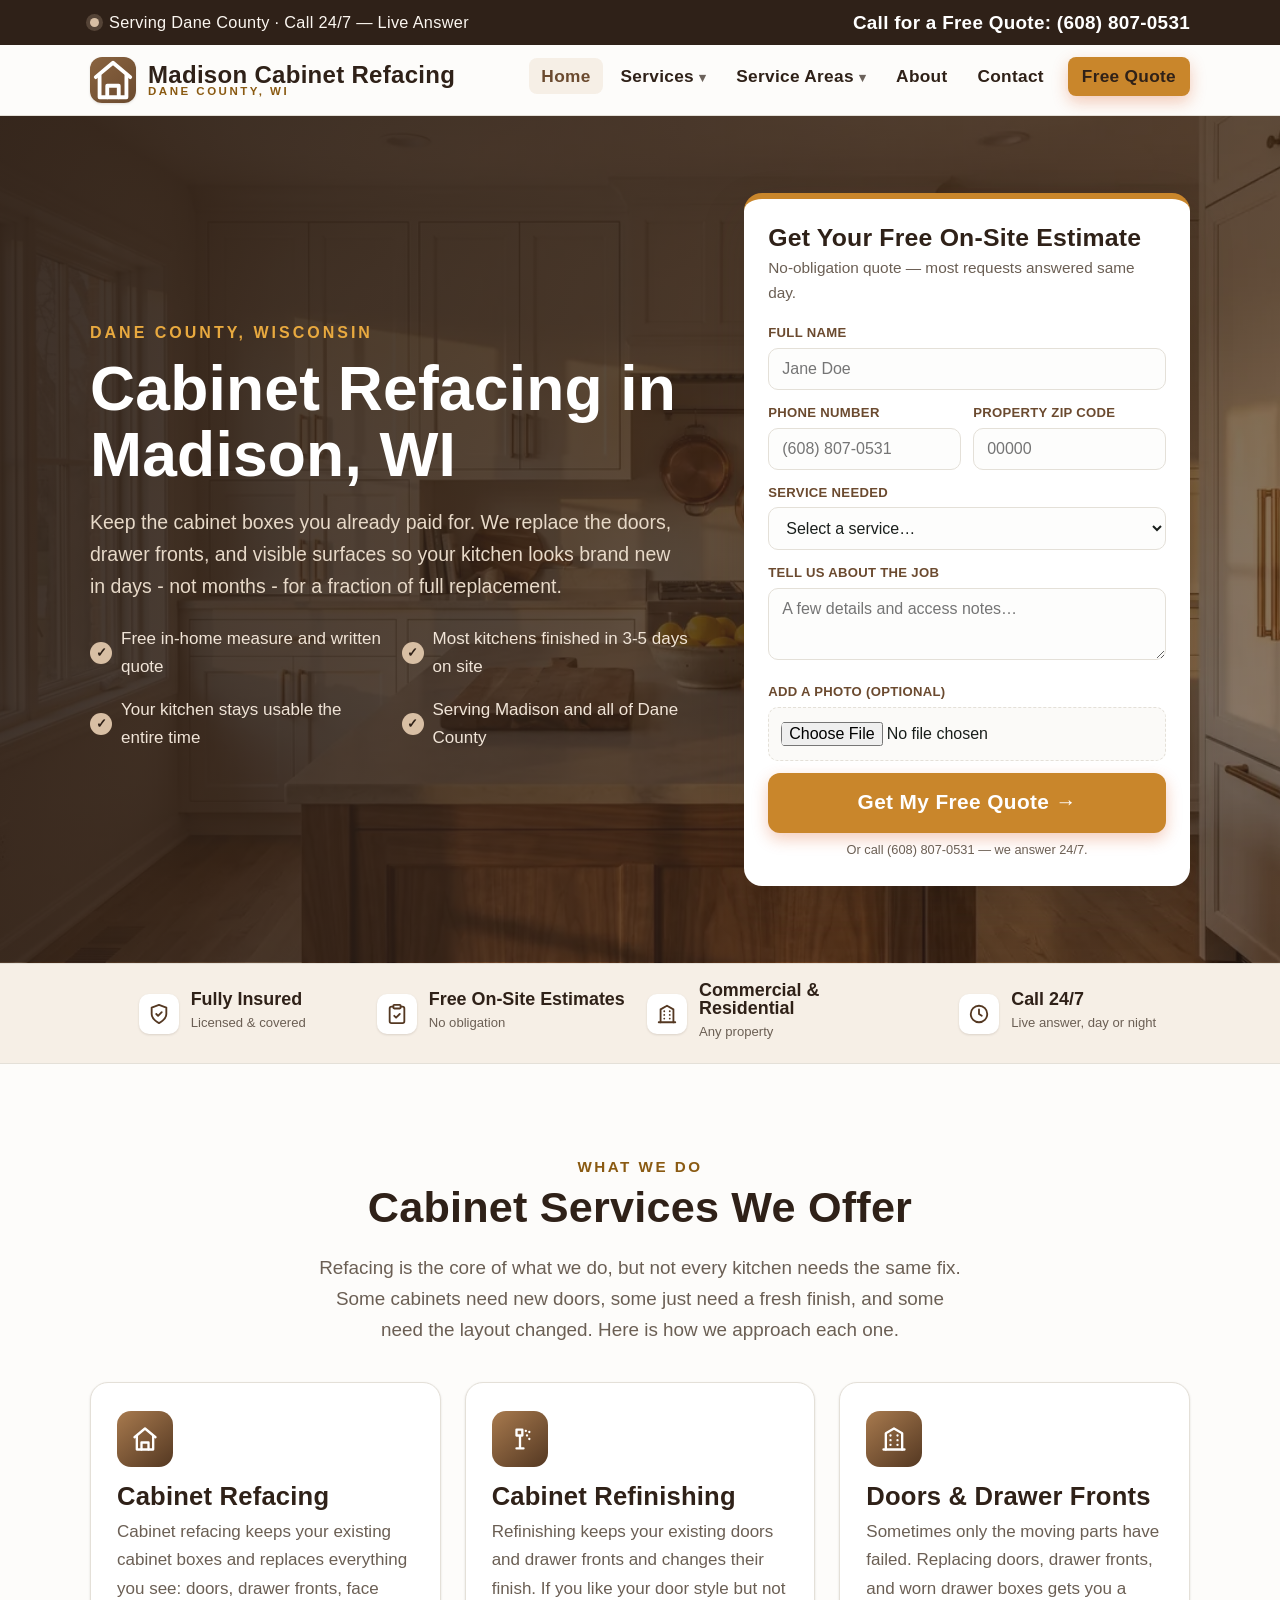
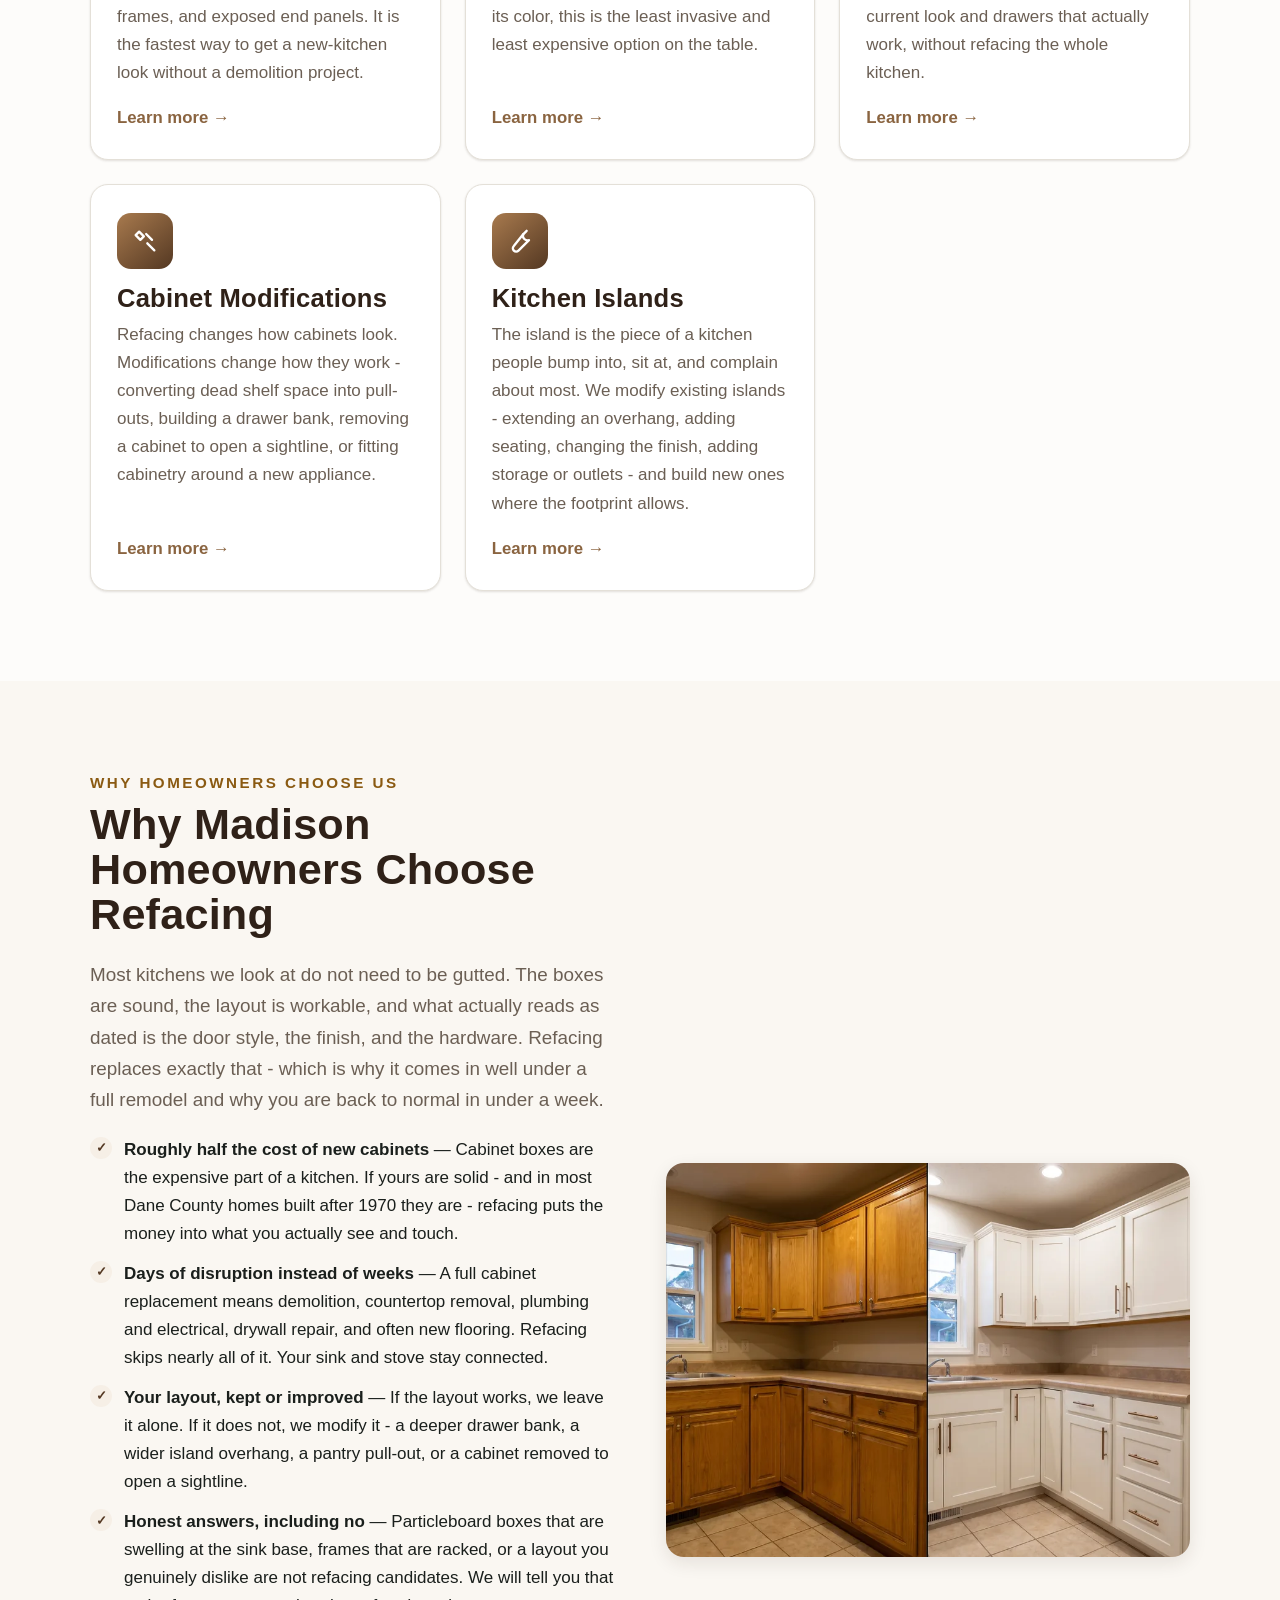
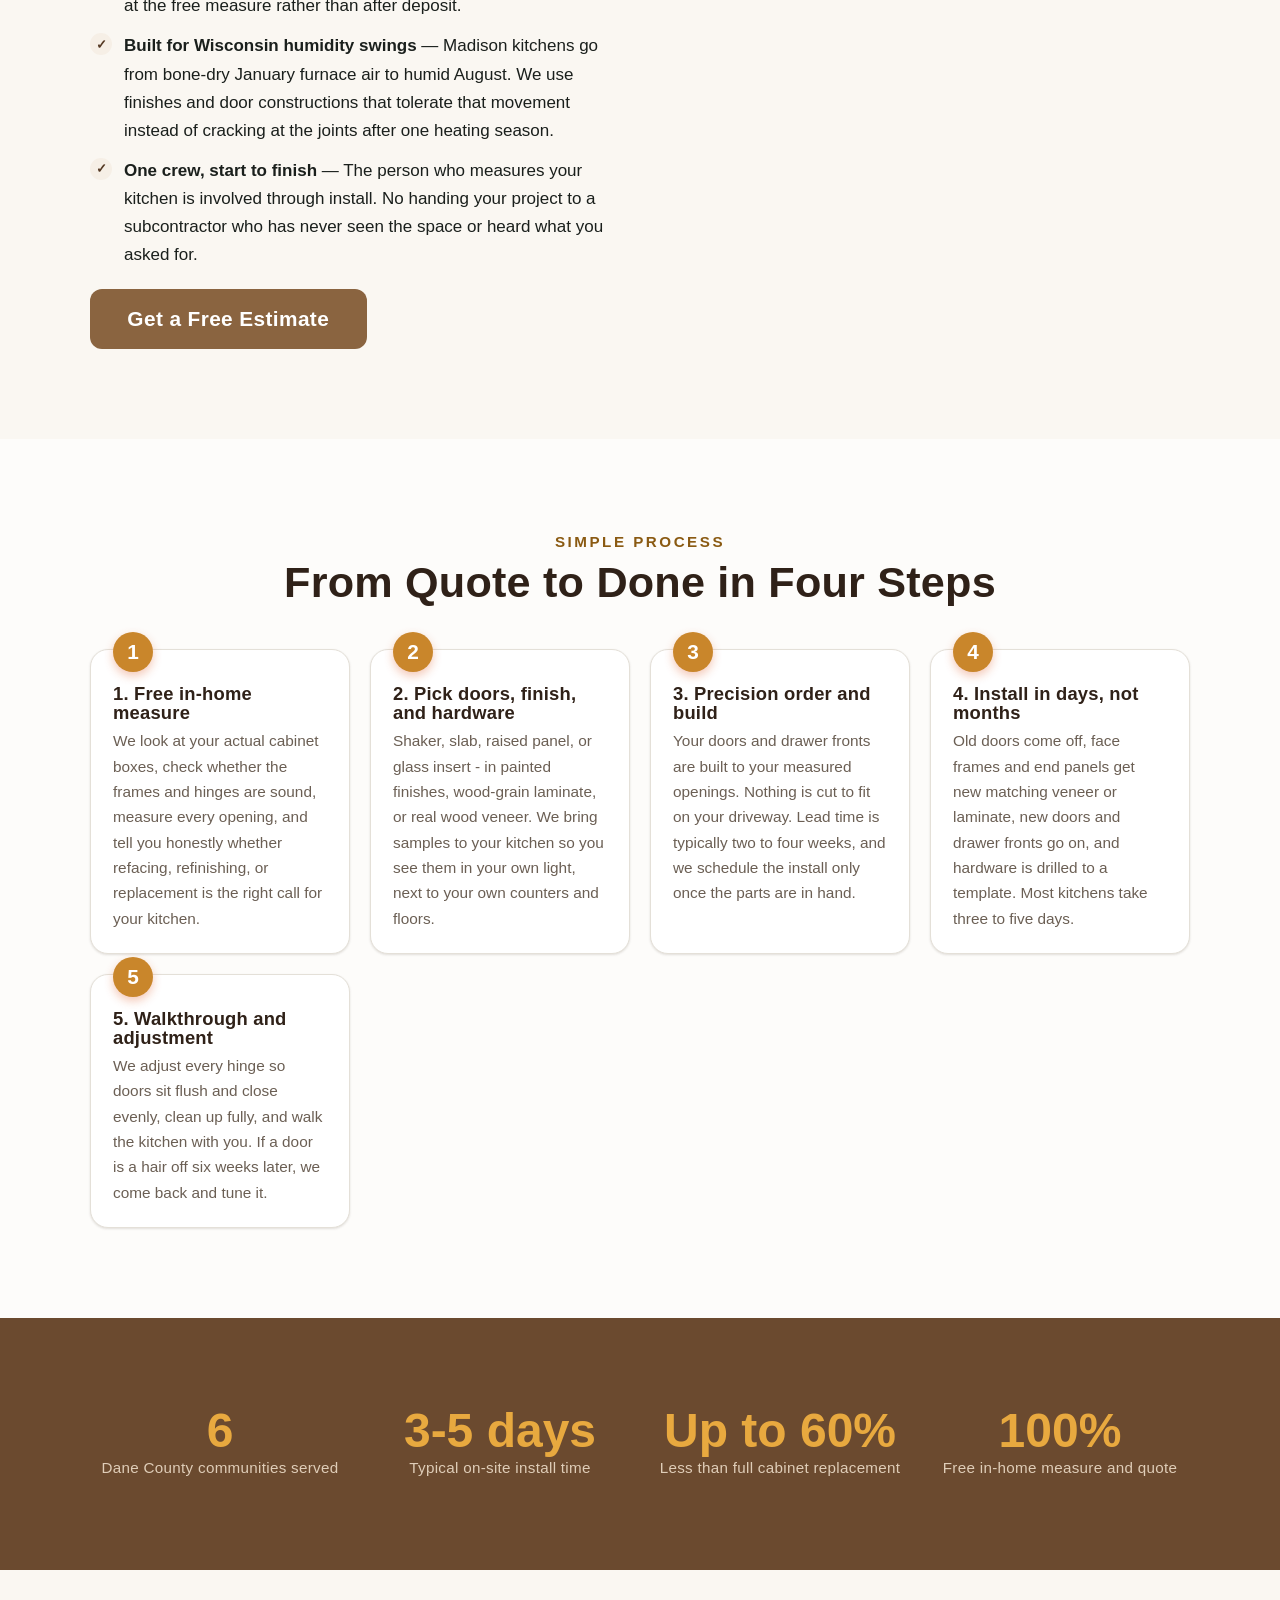
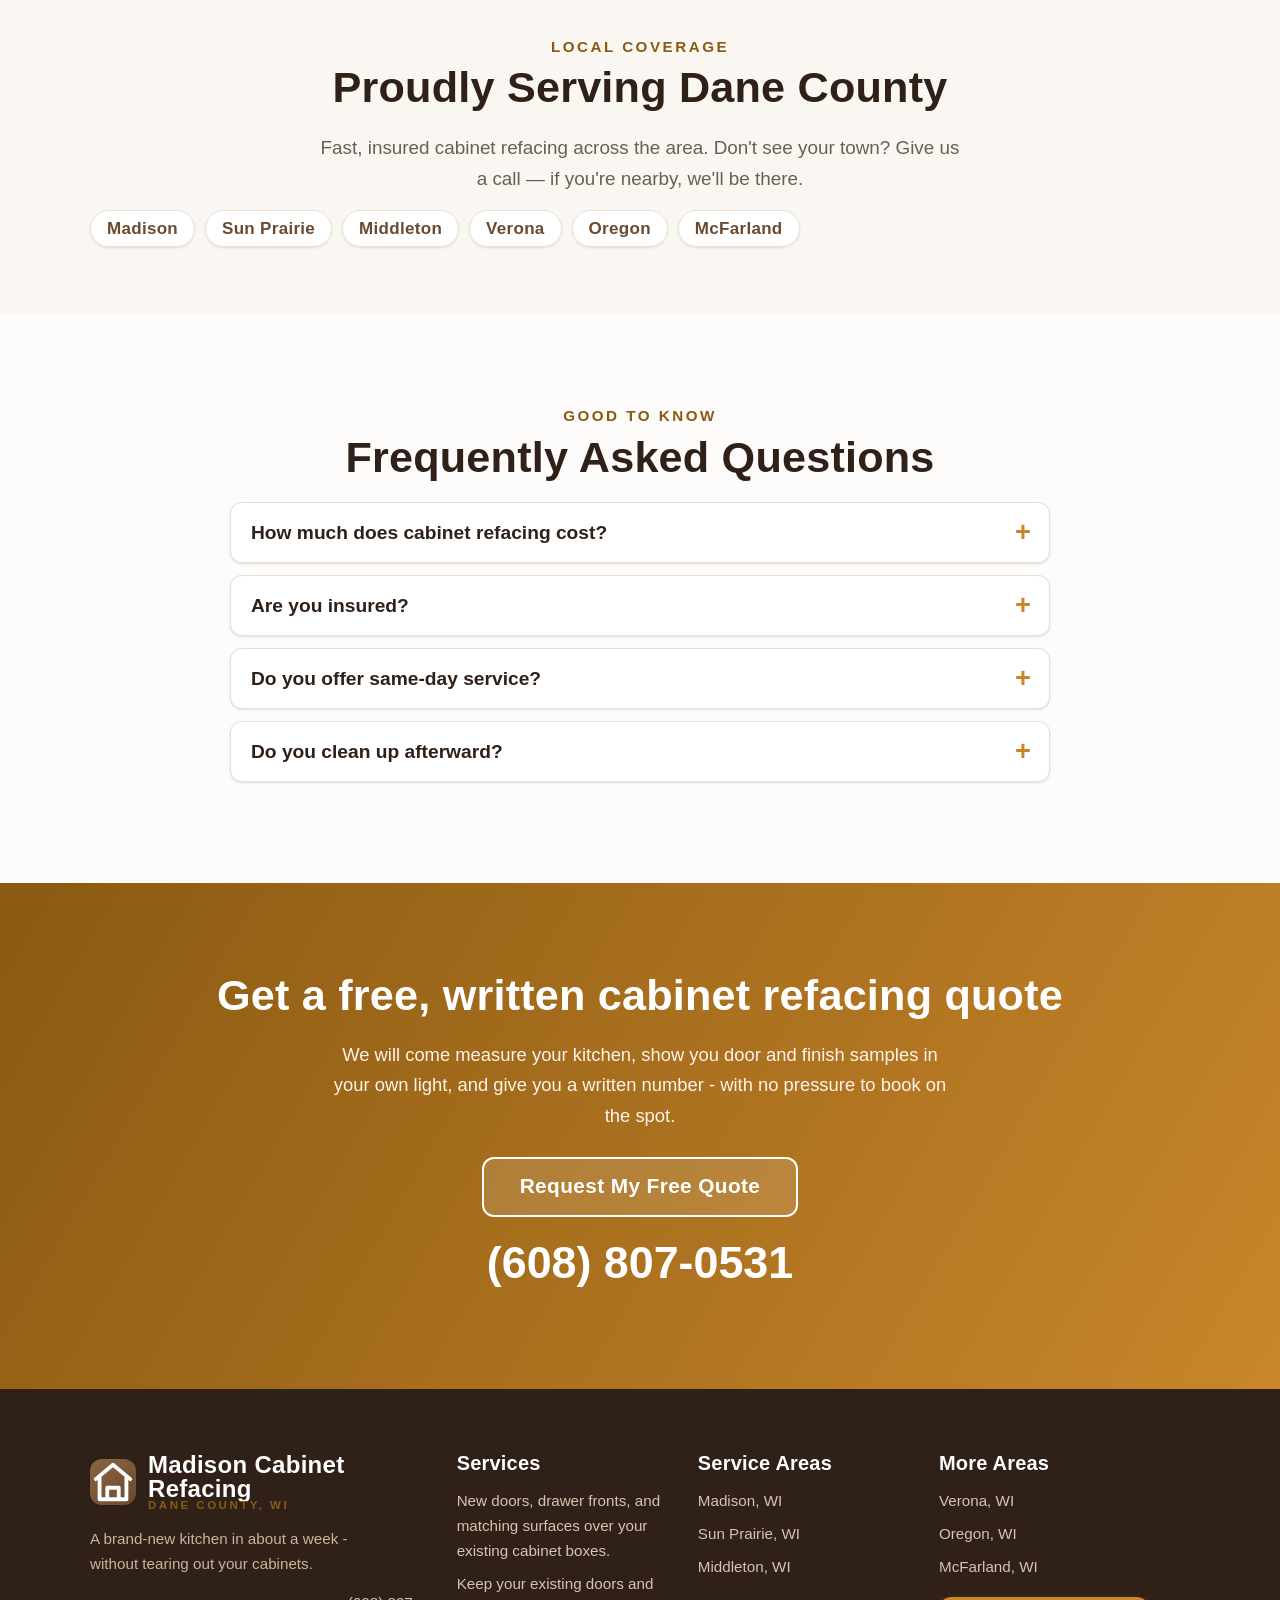
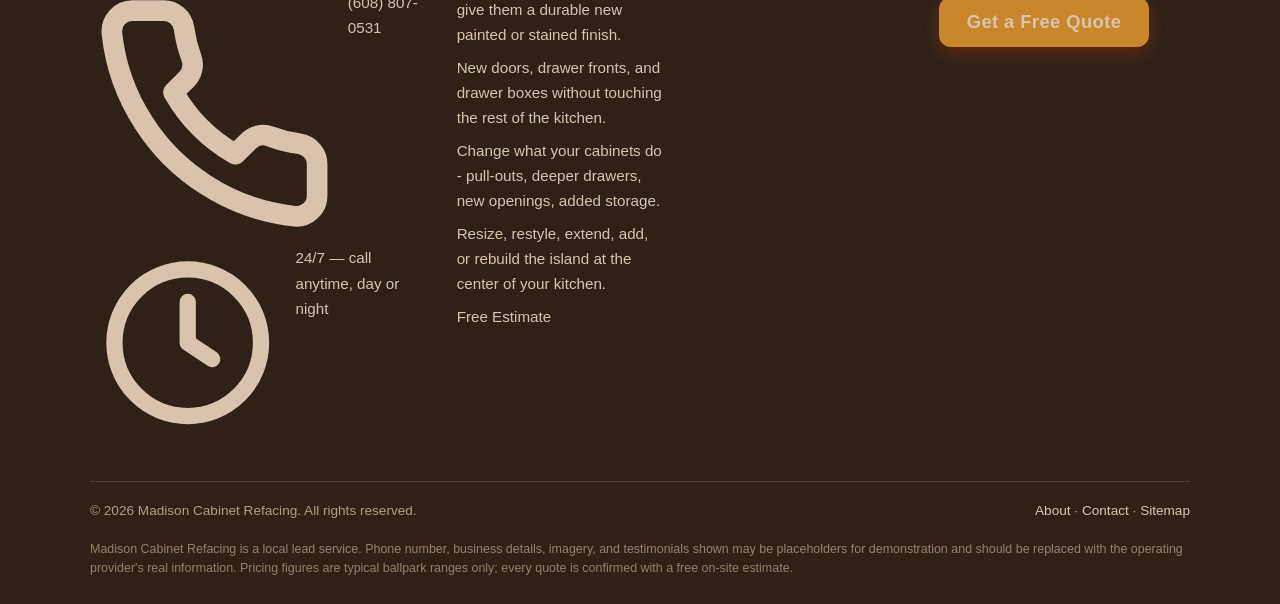
<file: index.html>
<!DOCTYPE html>
<html lang="en">
<head>
<meta charset="utf-8">
<meta name="viewport" content="width=device-width, initial-scale=1">
<!-- Google tag (gtag.js) -->
<script async src="https://www.googletagmanager.com/gtag/js?id=G-HV7G3ZGDNJ"></script>
<script>window.dataLayer=window.dataLayer||[];function gtag(){dataLayer.push(arguments);}gtag("js",new Date());gtag("config","G-HV7G3ZGDNJ");</script>
<title>Cabinet Refacing Madison WI | Dane County | Free Quotes</title>
<meta name="description" content="Fully insured cabinet refacing across Madison and Dane County, WI. Free estimates, honest pricing, and fast response. Call (608) 807-0531.">
<link rel="canonical" href="https://madisoncabinetrefacing.com/">
<meta name="robots" content="index, follow">
<meta name="geo.region" content="US-WI">
<meta name="geo.placename" content="Madison, Wisconsin">
<meta property="og:type" content="website">
<meta property="og:title" content="Cabinet Refacing Madison WI | Dane County | Free Quotes">
<meta property="og:description" content="Fully insured cabinet refacing across Madison and Dane County, WI. Free estimates, honest pricing, and fast response. Call (608) 807-0531.">
<meta property="og:url" content="https://madisoncabinetrefacing.com/">
<meta property="og:image" content="https://madisoncabinetrefacing.com/og-image.jpg">
<meta property="og:site_name" content="Madison Cabinet Refacing">
<meta name="twitter:card" content="summary_large_image">
<link rel="icon" href="data:image/svg+xml,%3Csvg xmlns=%27http://www.w3.org/2000/svg%27 viewBox=%270 0 32 32%27%3E%3Crect width=%2732%27 height=%2732%27 rx=%277%27 fill=%27%236B4A2F%27/%3E%3Ctext x=%2716%27 y=%2722%27 font-size=%2718%27 text-anchor=%27middle%27 fill=%27%23E8A93F%27 font-family=%27Arial%27 font-weight=%27bold%27%3EM%3C/text%3E%3C/svg%3E">
<link rel="preload" as="image" href="/hero-cabinet-refacing-madison.webp" fetchpriority="high">
<link rel="preconnect" href="https://fonts.googleapis.com"><link rel="preconnect" href="https://fonts.gstatic.com" crossorigin><link href="https://fonts.googleapis.com/css2?family=Fraunces:opsz,wght@9..144,500;9..144,700&family=Inter:wght@400;500;600;700&display=swap" rel="stylesheet">
<link rel="stylesheet" href="/css/style.css">
<script type="application/ld+json">{"@context": "https://schema.org", "@type": "LocalBusiness", "@id": "https://madisoncabinetrefacing.com/#business", "name": "Madison Cabinet Refacing", "image": "https://madisoncabinetrefacing.com/og-image.jpg", "url": "https://madisoncabinetrefacing.com/", "telephone": "+16088070531", "priceRange": "$$", "address": {"@type": "PostalAddress", "streetAddress": "Service address on file - by appointment", "addressLocality": "Madison", "addressRegion": "WI", "postalCode": "53713", "addressCountry": "US"}, "geo": {"@type": "GeoCoordinates", "latitude": 43.0731, "longitude": -89.4012}, "areaServed": [{"@type": "City", "name": "Madison, WI"}, {"@type": "City", "name": "Sun Prairie, WI"}, {"@type": "City", "name": "Middleton, WI"}, {"@type": "City", "name": "Verona, WI"}, {"@type": "City", "name": "Oregon, WI"}, {"@type": "City", "name": "McFarland, WI"}, {"@type": "AdministrativeArea", "name": "Dane County"}], "openingHoursSpecification": [{"@type": "OpeningHoursSpecification", "dayOfWeek": ["Monday", "Tuesday", "Wednesday", "Thursday", "Friday", "Saturday", "Sunday"], "opens": "00:00", "closes": "23:59"}], "makesOffer": [{"@type": "Offer", "itemOffered": {"@type": "Service", "name": "Cabinet Refacing"}}, {"@type": "Offer", "itemOffered": {"@type": "Service", "name": "Cabinet Refinishing"}}, {"@type": "Offer", "itemOffered": {"@type": "Service", "name": "Doors & Drawer Fronts"}}, {"@type": "Offer", "itemOffered": {"@type": "Service", "name": "Cabinet Modifications"}}, {"@type": "Offer", "itemOffered": {"@type": "Service", "name": "Kitchen Islands"}}]}</script>
<script type="application/ld+json">{"@context": "https://schema.org", "@type": "WebSite", "name": "Madison Cabinet Refacing", "url": "https://madisoncabinetrefacing.com"}</script>
<script type="application/ld+json">{"@context": "https://schema.org", "@type": "FAQPage", "mainEntity": [{"@type": "Question", "name": "How much does cabinet refacing cost?", "acceptedAnswer": {"@type": "Answer", "text": "Cabinet refacing is quoted per project, because the price follows door count, door style, and finish - not square footage of your kitchen. As a working range for Dane County: most refacing projects run about $150 to $400 per linear foot of cabinetry, which puts a typical 25-to-30-linear-foot Madison kitchen somewhere between $5,500 and $12,000. Painted shaker doors and wood-grain laminate surfaces sit at the lower end; real-wood veneer, glass inserts, and specialty finishes sit at the upper end. Refinishing your existing doors instead of replacing them generally runs $2,500 to $6,000. Small projects such as a bathroom vanity or a single wall of cabinets start around $2,500. Every one of those numbers is an estimate to help you budget - we do not quote a kitchen we have not measured, and the written quote we hand you after the in-home measure is the number we stand behind."}}, {"@type": "Question", "name": "Are you insured?", "acceptedAnswer": {"@type": "Answer", "text": "Yes, we're fully insured for cabinet refacing and related work, so your property is protected on every job."}}, {"@type": "Question", "name": "Do you offer same-day service?", "acceptedAnswer": {"@type": "Answer", "text": "We offer same-day estimates across most of our area and same-day work when the schedule allows — especially for emergencies."}}, {"@type": "Question", "name": "Do you clean up afterward?", "acceptedAnswer": {"@type": "Answer", "text": "Always. We leave the site clean and level, and haul away debris on request."}}]}</script>
</head>
<body>
<div class="callbar"><div class="callbar__inner">
  <div class="callbar__msg"><span class="dot" aria-hidden="true"></span>
    <span class="callbar__msg-text">Serving Dane County &middot; Call 24/7 &mdash; Live Answer</span>
    <span class="callbar__msg-text-short">Call 24/7 &mdash; Live Answer</span></div>
  <a class="callbar__phone" href="tel:+16088070531"><svg viewBox="0 0 24 24" fill="none" stroke="currentColor" stroke-width="2" stroke-linecap="round" stroke-linejoin="round"><path d="M22 16.92v3a2 2 0 0 1-2.18 2 19.79 19.79 0 0 1-8.63-3.07 19.5 19.5 0 0 1-6-6 19.79 19.79 0 0 1-3.07-8.67A2 2 0 0 1 4.11 2h3a2 2 0 0 1 2 1.72c.13.96.36 1.9.7 2.81a2 2 0 0 1-.45 2.11L8.09 9.91a16 16 0 0 0 6 6l1.27-1.27a2 2 0 0 1 2.11-.45c.9.34 1.85.57 2.81.7A2 2 0 0 1 22 16.92z"/></svg> Call for a Free Quote: (608) 807-0531</a>
</div></div>
<header class="site-header"><nav class="nav" aria-label="Primary">
  <a class="brand" href="/" aria-label="Madison Cabinet Refacing home">
    <span class="brand__mark" aria-hidden="true"><svg viewBox="0 0 24 24" fill="none" stroke="currentColor" stroke-width="2" stroke-linecap="round" stroke-linejoin="round"><path d="M3 10.5 12 3l9 7.5"/><path d="M5 9.5V21h14V9.5"/><path d="M9 21v-6h6v6"/></svg></span>
    <span class="brand__name">Madison Cabinet Refacing<span>Dane County, WI</span></span></a>
  <button class="nav__toggle" aria-label="Toggle menu" aria-expanded="false" aria-controls="menu">&#9776;</button>
  <ul class="nav__links" id="menu">
    <li><a href="/">Home</a></li>
    <li class="has-drop"><a href="/cabinet-refacing/">Services</a><div class="drop"><a href="/cabinet-refacing/">Cabinet Refacing</a><a href="/cabinet-refinishing/">Cabinet Refinishing</a><a href="/cabinet-door-and-drawer-replacement/">Doors & Drawer Fronts</a><a href="/cabinet-modifications/">Cabinet Modifications</a><a href="/kitchen-island-modifications/">Kitchen Islands</a></div></li>
    <li class="has-drop"><a href="/cabinet-refacing-madison-wi/">Service Areas</a><div class="drop drop--cols"><a href="/cabinet-refacing-madison-wi/">Madison</a><a href="/cabinet-refacing-sun-prairie-wi/">Sun Prairie</a><a href="/cabinet-refacing-middleton-wi/">Middleton</a><a href="/cabinet-refacing-verona-wi/">Verona</a><a href="/cabinet-refacing-oregon-wi/">Oregon</a><a href="/cabinet-refacing-mcfarland-wi/">McFarland</a></div></li>
    <li><a href="/about/">About</a></li>
    <li><a href="/contact/">Contact</a></li>
    <li class="nav__cta"><a class="btn btn--primary" href="/contact/">Free Quote</a></li>
  </ul></nav></header>
<section class="hero" style="--hero-img:url(/hero-cabinet-refacing-madison.webp)"><div class="hero__inner">
  <div class="hero__copy"><p class="hero__loc">Dane County, Wisconsin</p><h1>Cabinet Refacing in Madison, WI</h1>
    <p class="lead">Keep the cabinet boxes you already paid for. We replace the doors, drawer fronts, and visible surfaces so your kitchen looks brand new in days - not months - for a fraction of full replacement.</p><ul class="hero__checks"><li>Free in-home measure and written quote</li><li>Most kitchens finished in 3-5 days on site</li><li>Your kitchen stays usable the entire time</li><li>Serving Madison and all of Dane County</li></ul></div>
  <div class="hero__form-wrap">
<form class="leadform" id="lead-home" action="https://formspree.io/f/xgawwdbb" method="post" enctype="multipart/form-data" data-lead novalidate><input type="hidden" name="_subject" value="New quote request &mdash; Madison Cabinet Refacing"><input type="text" name="_gotcha" tabindex="-1" autocomplete="off" style="display:none" aria-hidden="true">
  <h3>Get Your Free On-Site Estimate</h3><p class="leadform__sub">No-obligation quote — most requests answered same day.</p>
  <div class="field"><label for="lead-home-name">Full Name</label>
    <input id="lead-home-name" name="name" type="text" autocomplete="name" placeholder="Jane Doe" required>
    <span class="form-error">Please enter your name.</span></div>
  <div class="field--row">
    <div class="field"><label for="lead-home-phone">Phone Number</label>
      <input id="lead-home-phone" name="phone" type="tel" inputmode="tel" autocomplete="tel" placeholder="(608) 807-0531" required>
      <span class="form-error">Enter a valid phone number.</span></div>
    <div class="field"><label for="lead-home-zip">Property Zip Code</label>
      <input id="lead-home-zip" name="zip" type="text" inputmode="numeric" pattern="[0-9]{5}" maxlength="5" placeholder="00000" required>
      <span class="form-error">Enter your 5-digit zip.</span></div></div>
  <div class="field"><label for="lead-home-service">Service Needed</label>
    <select id="lead-home-service" name="service" required><option value="">Select a service…</option><option value="Cabinet Refacing">Cabinet Refacing</option><option value="Cabinet Refinishing">Cabinet Refinishing</option><option value="Doors & Drawer Fronts">Doors & Drawer Fronts</option><option value="Cabinet Modifications">Cabinet Modifications</option><option value="Kitchen Islands">Kitchen Islands</option><option value="Multiple Linear Feet">Multiple Linear Feet</option><option value="Commercial Project">Commercial Project</option><option value="Other / Not Sure">Other / Not Sure</option></select>
    <span class="form-error">Please choose a service.</span></div>
  <div class="field"><label for="lead-home-msg">Tell Us About the Job</label>
    <textarea id="lead-home-msg" name="message" placeholder="A few details and access notes…"></textarea></div>
  <div class="field"><label for="lead-home-photo">Add a Photo (optional)</label>
    <div class="field-file"><input id="lead-home-photo" name="photo" type="file" accept="image/*"></div></div>
  <input type="hidden" name="source_page" value="">
  <button class="btn btn--primary btn--block btn--lg" type="submit">Get My Free Quote →</button>
  <p class="form-note">Or call (608) 807-0531 — we answer 24/7.</p>
  <div class="form-success" role="status">✅ Thanks! Your request is in. We'll call you shortly to confirm your free on-site estimate.</div>
</form></div>
</div></section><section class="trustbar" aria-label="Why homeowners trust us"><div class="trustbar__grid"><div class="badge"><span class="badge__ico"><svg viewBox="0 0 24 24" fill="none" stroke="currentColor" stroke-width="2" stroke-linecap="round" stroke-linejoin="round"><path d="M12 22s8-4 8-10V5l-8-3-8 3v7c0 6 8 10 8 10z"/><path d="m9 12 2 2 4-4"/></svg></span><span class="badge__txt"><strong>Fully Insured</strong><span>Licensed &amp; covered</span></span></div><div class="badge"><span class="badge__ico"><svg viewBox="0 0 24 24" fill="none" stroke="currentColor" stroke-width="2" stroke-linecap="round" stroke-linejoin="round"><rect x="8" y="2" width="8" height="4" rx="1"/><path d="M16 4h2a2 2 0 0 1 2 2v14a2 2 0 0 1-2 2H6a2 2 0 0 1-2-2V6a2 2 0 0 1 2-2h2"/><path d="m9 14 2 2 4-4"/></svg></span><span class="badge__txt"><strong>Free On-Site Estimates</strong><span>No obligation</span></span></div><div class="badge"><span class="badge__ico"><svg viewBox="0 0 24 24" fill="none" stroke="currentColor" stroke-width="2" stroke-linecap="round" stroke-linejoin="round"><path d="M3 21h18"/><path d="M5 21V7l7-4 7 4v14"/><path d="M9 9h.01M9 13h.01M9 17h.01M15 9h.01M15 13h.01M15 17h.01"/></svg></span><span class="badge__txt"><strong>Commercial &amp; Residential</strong><span>Any property</span></span></div><div class="badge"><span class="badge__ico"><svg viewBox="0 0 24 24" fill="none" stroke="currentColor" stroke-width="2" stroke-linecap="round" stroke-linejoin="round"><circle cx="12" cy="12" r="9"/><path d="M12 7v5l3 2"/></svg></span><span class="badge__txt"><strong>Call 24/7</strong><span>Live answer, day or night</span></span></div></div></section><section class="section"><div class="container"><div class="center"><p class="eyebrow">What We Do</p><h2>Cabinet Services We Offer</h2><p class="lead">Refacing is the core of what we do, but not every kitchen needs the same fix. Some cabinets need new doors, some just need a fresh finish, and some need the layout changed. Here is how we approach each one.</p></div><div class="grid grid--3" style="margin-top:36px"><div class="card"><span class="card__ico"><svg viewBox="0 0 24 24" fill="none" stroke="currentColor" stroke-width="2" stroke-linecap="round" stroke-linejoin="round"><path d="M3 10.5 12 3l9 7.5"/><path d="M5 9.5V21h14V9.5"/><path d="M9 21v-6h6v6"/></svg></span><h3>Cabinet Refacing</h3><p>Cabinet refacing keeps your existing cabinet boxes and replaces everything you see: doors, drawer fronts, face frames, and exposed end panels. It is the fastest way to get a new-kitchen look without a demolition project.</p><a class="card__link" href="/cabinet-refacing/">Learn more</a></div><div class="card"><span class="card__ico"><svg viewBox="0 0 24 24" fill="none" stroke="currentColor" stroke-width="2" stroke-linecap="round" stroke-linejoin="round"><path d="M9 4h5v5H9zM12 9v11M9 20h6M17 5h.01M20 6h.01M18 9h.01M20 12h.01"/></svg></span><h3>Cabinet Refinishing</h3><p>Refinishing keeps your existing doors and drawer fronts and changes their finish. If you like your door style but not its color, this is the least invasive and least expensive option on the table.</p><a class="card__link" href="/cabinet-refinishing/">Learn more</a></div><div class="card"><span class="card__ico"><svg viewBox="0 0 24 24" fill="none" stroke="currentColor" stroke-width="2" stroke-linecap="round" stroke-linejoin="round"><path d="M3 21h18"/><path d="M5 21V7l7-4 7 4v14"/><path d="M9 9h.01M9 13h.01M9 17h.01M15 9h.01M15 13h.01M15 17h.01"/></svg></span><h3>Doors & Drawer Fronts</h3><p>Sometimes only the moving parts have failed. Replacing doors, drawer fronts, and worn drawer boxes gets you a current look and drawers that actually work, without refacing the whole kitchen.</p><a class="card__link" href="/cabinet-door-and-drawer-replacement/">Learn more</a></div><div class="card"><span class="card__ico"><svg viewBox="0 0 24 24" fill="none" stroke="currentColor" stroke-width="2" stroke-linecap="round" stroke-linejoin="round"><path d="M4 7l3-3 4 4-3 3zM14 14l6 6M13 6l5 5"/></svg></span><h3>Cabinet Modifications</h3><p>Refacing changes how cabinets look. Modifications change how they work - converting dead shelf space into pull-outs, building a drawer bank, removing a cabinet to open a sightline, or fitting cabinetry around a new appliance.</p><a class="card__link" href="/cabinet-modifications/">Learn more</a></div><div class="card"><span class="card__ico"><svg viewBox="0 0 24 24" fill="none" stroke="currentColor" stroke-width="2" stroke-linecap="round" stroke-linejoin="round"><path d="M14.7 6.3a4 4 0 0 0 5 5l-9 9a2.8 2.8 0 0 1-4-4z"/><path d="m14.7 6.3 3-3"/></svg></span><h3>Kitchen Islands</h3><p>The island is the piece of a kitchen people bump into, sit at, and complain about most. We modify existing islands - extending an overhang, adding seating, changing the finish, adding storage or outlets - and build new ones where the footprint allows.</p><a class="card__link" href="/kitchen-island-modifications/">Learn more</a></div></div></div></section><section class="section section--sand"><div class="container split"><div><p class="eyebrow">Why Homeowners Choose Us</p><h2>Why Madison Homeowners Choose Refacing</h2><p class="lead">Most kitchens we look at do not need to be gutted. The boxes are sound, the layout is workable, and what actually reads as dated is the door style, the finish, and the hardware. Refacing replaces exactly that - which is why it comes in well under a full remodel and why you are back to normal in under a week.</p><ul class="ticklist"><li><strong>Roughly half the cost of new cabinets</strong> &mdash; Cabinet boxes are the expensive part of a kitchen. If yours are solid - and in most Dane County homes built after 1970 they are - refacing puts the money into what you actually see and touch.</li><li><strong>Days of disruption instead of weeks</strong> &mdash; A full cabinet replacement means demolition, countertop removal, plumbing and electrical, drywall repair, and often new flooring. Refacing skips nearly all of it. Your sink and stove stay connected.</li><li><strong>Your layout, kept or improved</strong> &mdash; If the layout works, we leave it alone. If it does not, we modify it - a deeper drawer bank, a wider island overhang, a pantry pull-out, or a cabinet removed to open a sightline.</li><li><strong>Honest answers, including no</strong> &mdash; Particleboard boxes that are swelling at the sink base, frames that are racked, or a layout you genuinely dislike are not refacing candidates. We will tell you that at the free measure rather than after deposit.</li><li><strong>Built for Wisconsin humidity swings</strong> &mdash; Madison kitchens go from bone-dry January furnace air to humid August. We use finishes and door constructions that tolerate that movement instead of cracking at the joints after one heating season.</li><li><strong>One crew, start to finish</strong> &mdash; The person who measures your kitchen is involved through install. No handing your project to a subcontractor who has never seen the space or heard what you asked for.</li></ul><a class="btn btn--green btn--lg" href="/contact/">Get a Free Estimate</a></div><div><img src="/home-feature-reface-before-after.webp" alt="Cabinet Refacing in Dane County" loading="lazy"></div></div></section><section class="section"><div class="container"><div class="center"><p class="eyebrow">Simple Process</p><h2>From Quote to Done in Four Steps</h2></div><div class="steps" style="margin-top:44px"><div class="step"><h4>1. Free in-home measure</h4><p>We look at your actual cabinet boxes, check whether the frames and hinges are sound, measure every opening, and tell you honestly whether refacing, refinishing, or replacement is the right call for your kitchen.</p></div><div class="step"><h4>2. Pick doors, finish, and hardware</h4><p>Shaker, slab, raised panel, or glass insert - in painted finishes, wood-grain laminate, or real wood veneer. We bring samples to your kitchen so you see them in your own light, next to your own counters and floors.</p></div><div class="step"><h4>3. Precision order and build</h4><p>Your doors and drawer fronts are built to your measured openings. Nothing is cut to fit on your driveway. Lead time is typically two to four weeks, and we schedule the install only once the parts are in hand.</p></div><div class="step"><h4>4. Install in days, not months</h4><p>Old doors come off, face frames and end panels get new matching veneer or laminate, new doors and drawer fronts go on, and hardware is drilled to a template. Most kitchens take three to five days.</p></div><div class="step"><h4>5. Walkthrough and adjustment</h4><p>We adjust every hinge so doors sit flush and close evenly, clean up fully, and walk the kitchen with you. If a door is a hair off six weeks later, we come back and tune it.</p></div></div></div></section><section class="section section--green"><div class="container"><div class="stats"><div><div class="stat__num">6</div><div class="stat__lbl">Dane County communities served</div></div><div><div class="stat__num">3-5 days</div><div class="stat__lbl">Typical on-site install time</div></div><div><div class="stat__num">Up to 60%</div><div class="stat__lbl">Less than full cabinet replacement</div></div><div><div class="stat__num">100%</div><div class="stat__lbl">Free in-home measure and quote</div></div></div></div></section>
<section class="section section--tight section--sand"><div class="container center">
  <p class="eyebrow">Local Coverage</p><h2>Proudly Serving Dane County</h2>
  <p class="lead">Fast, insured cabinet refacing across the area. Don't see your town? Give us a call — if you're nearby, we'll be there.</p>
  <ul class="chips"><li><a href="/cabinet-refacing-madison-wi/">Madison</a></li><li><a href="/cabinet-refacing-sun-prairie-wi/">Sun Prairie</a></li><li><a href="/cabinet-refacing-middleton-wi/">Middleton</a></li><li><a href="/cabinet-refacing-verona-wi/">Verona</a></li><li><a href="/cabinet-refacing-oregon-wi/">Oregon</a></li><li><a href="/cabinet-refacing-mcfarland-wi/">McFarland</a></li></ul></div></section><section class="section"><div class="container"><div class="center"><p class="eyebrow">Good to Know</p><h2>Frequently Asked Questions</h2></div><div class="faq"><div class="faq__item"><button class="faq__q" type="button">How much does cabinet refacing cost?</button><div class="faq__a"><div class="faq__a-inner">Cabinet refacing is quoted per project, because the price follows door count, door style, and finish - not square footage of your kitchen. As a working range for Dane County: most refacing projects run about $150 to $400 per linear foot of cabinetry, which puts a typical 25-to-30-linear-foot Madison kitchen somewhere between $5,500 and $12,000. Painted shaker doors and wood-grain laminate surfaces sit at the lower end; real-wood veneer, glass inserts, and specialty finishes sit at the upper end. Refinishing your existing doors instead of replacing them generally runs $2,500 to $6,000. Small projects such as a bathroom vanity or a single wall of cabinets start around $2,500. Every one of those numbers is an estimate to help you budget - we do not quote a kitchen we have not measured, and the written quote we hand you after the in-home measure is the number we stand behind.</div></div></div><div class="faq__item"><button class="faq__q" type="button">Are you insured?</button><div class="faq__a"><div class="faq__a-inner">Yes, we're fully insured for cabinet refacing and related work, so your property is protected on every job.</div></div></div><div class="faq__item"><button class="faq__q" type="button">Do you offer same-day service?</button><div class="faq__a"><div class="faq__a-inner">We offer same-day estimates across most of our area and same-day work when the schedule allows — especially for emergencies.</div></div></div><div class="faq__item"><button class="faq__q" type="button">Do you clean up afterward?</button><div class="faq__a"><div class="faq__a-inner">Always. We leave the site clean and level, and haul away debris on request.</div></div></div></div></div></section>
<section class="section ctaband"><div class="container"><h2>Get a free, written cabinet refacing quote</h2><p>We will come measure your kitchen, show you door and finish samples in your own light, and give you a written number - with no pressure to book on the spot.</p>
  <a class="btn btn--ghost-light btn--lg" href="/contact/">Request My Free Quote</a>
  <div><a class="ctaband__phone" href="tel:+16088070531">(608) 807-0531</a></div></div></section>
<footer class="footer"><div class="container"><div class="footer__grid">
  <div><div class="brand"><span class="brand__mark" aria-hidden="true"><svg viewBox="0 0 24 24" fill="none" stroke="currentColor" stroke-width="2" stroke-linecap="round" stroke-linejoin="round"><path d="M3 10.5 12 3l9 7.5"/><path d="M5 9.5V21h14V9.5"/><path d="M9 21v-6h6v6"/></svg></span>
      <span class="brand__name" style="color:#fff">Madison Cabinet Refacing<span>Dane County, WI</span></span></div>
    <p class="footer__brandtext">A brand-new kitchen in about a week - without tearing out your cabinets.</p>
    <ul class="footer__contact" style="list-style:none;padding:0;margin:14px 0 0">
      <li><svg viewBox="0 0 24 24" fill="none" stroke="currentColor" stroke-width="2" stroke-linecap="round" stroke-linejoin="round"><path d="M22 16.92v3a2 2 0 0 1-2.18 2 19.79 19.79 0 0 1-8.63-3.07 19.5 19.5 0 0 1-6-6 19.79 19.79 0 0 1-3.07-8.67A2 2 0 0 1 4.11 2h3a2 2 0 0 1 2 1.72c.13.96.36 1.9.7 2.81a2 2 0 0 1-.45 2.11L8.09 9.91a16 16 0 0 0 6 6l1.27-1.27a2 2 0 0 1 2.11-.45c.9.34 1.85.57 2.81.7A2 2 0 0 1 22 16.92z"/></svg> <a href="tel:+16088070531">(608) 807-0531</a></li>
      <li><svg viewBox="0 0 24 24" fill="none" stroke="currentColor" stroke-width="2" stroke-linecap="round" stroke-linejoin="round"><circle cx="12" cy="12" r="9"/><path d="M12 7v5l3 2"/></svg> <span>24/7 — call anytime, day or night</span></li></ul></div>
  <div><h4>Services</h4><ul><li><a href="/cabinet-refacing/">New doors, drawer fronts, and matching surfaces over your existing cabinet boxes.</a></li><li><a href="/cabinet-refinishing/">Keep your existing doors and give them a durable new painted or stained finish.</a></li><li><a href="/cabinet-door-and-drawer-replacement/">New doors, drawer fronts, and drawer boxes without touching the rest of the kitchen.</a></li><li><a href="/cabinet-modifications/">Change what your cabinets do - pull-outs, deeper drawers, new openings, added storage.</a></li><li><a href="/kitchen-island-modifications/">Resize, restyle, extend, add, or rebuild the island at the center of your kitchen.</a></li><li><a href="/contact/">Free Estimate</a></li></ul></div>
  <div><h4>Service Areas</h4><ul><li><a href="/cabinet-refacing-madison-wi/">Madison, WI</a></li><li><a href="/cabinet-refacing-sun-prairie-wi/">Sun Prairie, WI</a></li><li><a href="/cabinet-refacing-middleton-wi/">Middleton, WI</a></li></ul></div>
  <div><h4>More Areas</h4><ul><li><a href="/cabinet-refacing-verona-wi/">Verona, WI</a></li><li><a href="/cabinet-refacing-oregon-wi/">Oregon, WI</a></li><li><a href="/cabinet-refacing-mcfarland-wi/">McFarland, WI</a></li></ul><a class="btn btn--primary" href="/contact/" style="margin-top:10px">Get a Free Quote</a></div>
</div></div><div class="container"><div class="footer__bottom">
  <span>&copy; <span id="year">2026</span> Madison Cabinet Refacing. All rights reserved.</span>
  <span><a href="/about/">About</a> &middot; <a href="/contact/">Contact</a> &middot; <a href="/sitemap.xml">Sitemap</a></span>
</div></div>
<p class="footer__disclaimer">Madison Cabinet Refacing is a local lead service. Phone number, business details, imagery, and testimonials shown may be placeholders for demonstration and should be replaced with the operating provider's real information. Pricing figures are typical ballpark ranges only; every quote is confirmed with a free on-site estimate.</p>
</footer><a class="floatcall" href="tel:+16088070531"><svg viewBox="0 0 24 24" fill="none" stroke="currentColor" stroke-width="2" stroke-linecap="round" stroke-linejoin="round"><path d="M22 16.92v3a2 2 0 0 1-2.18 2 19.79 19.79 0 0 1-8.63-3.07 19.5 19.5 0 0 1-6-6 19.79 19.79 0 0 1-3.07-8.67A2 2 0 0 1 4.11 2h3a2 2 0 0 1 2 1.72c.13.96.36 1.9.7 2.81a2 2 0 0 1-.45 2.11L8.09 9.91a16 16 0 0 0 6 6l1.27-1.27a2 2 0 0 1 2.11-.45c.9.34 1.85.57 2.81.7A2 2 0 0 1 22 16.92z"/></svg> Call Now</a>
<script src="/js/main.js"></script>
</body>
</html>
</file>
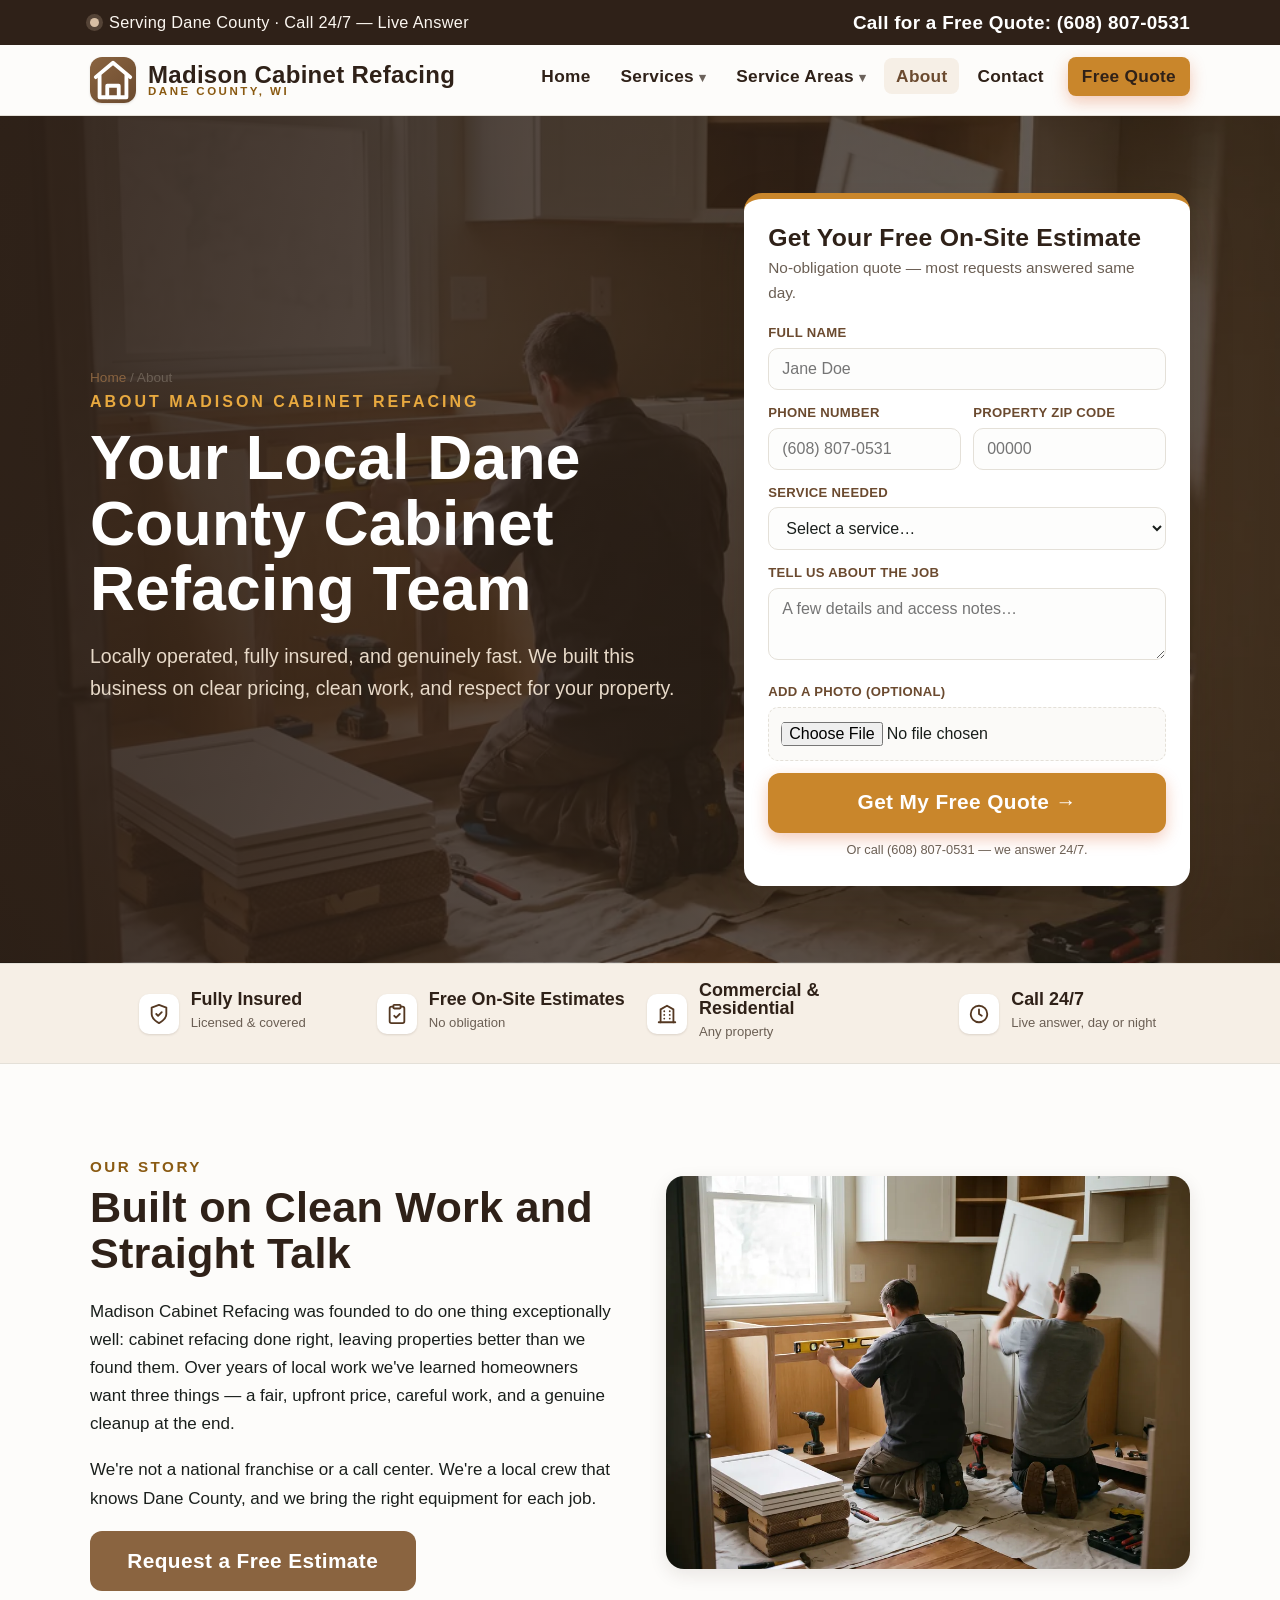
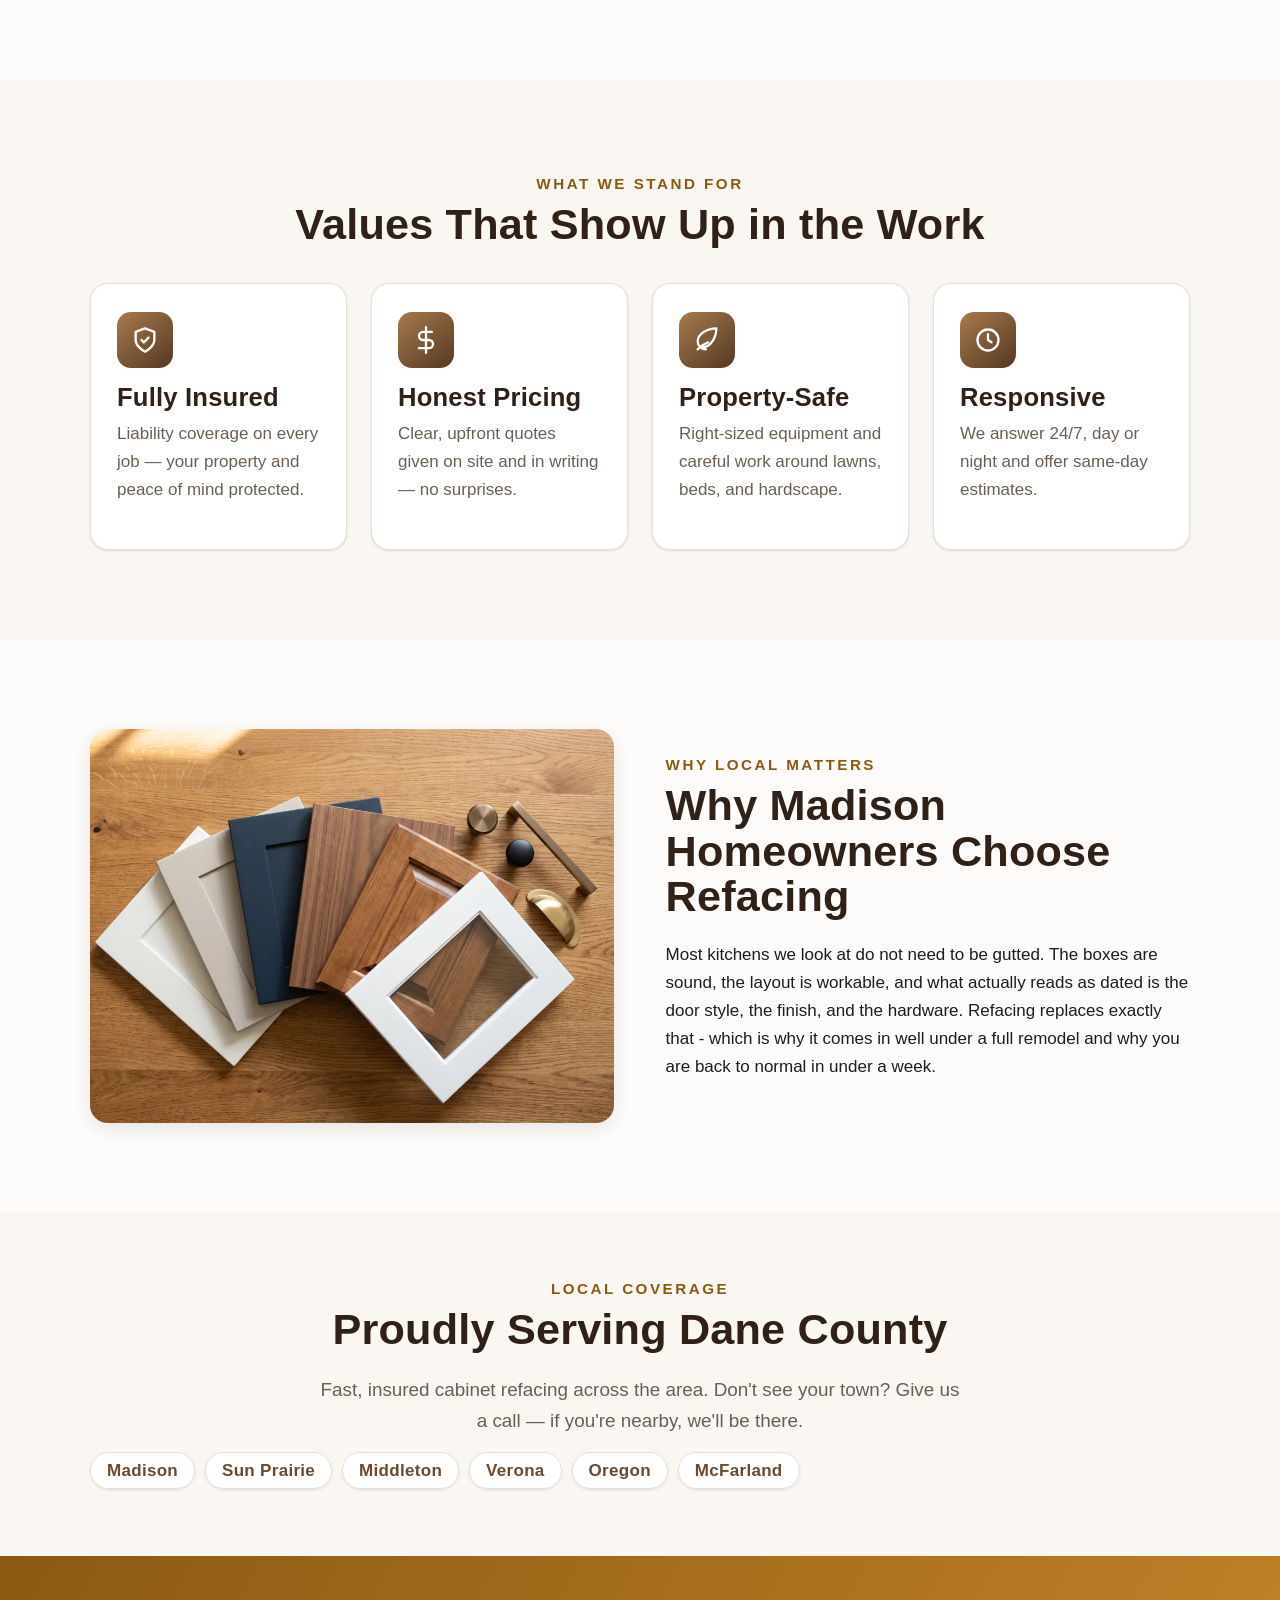
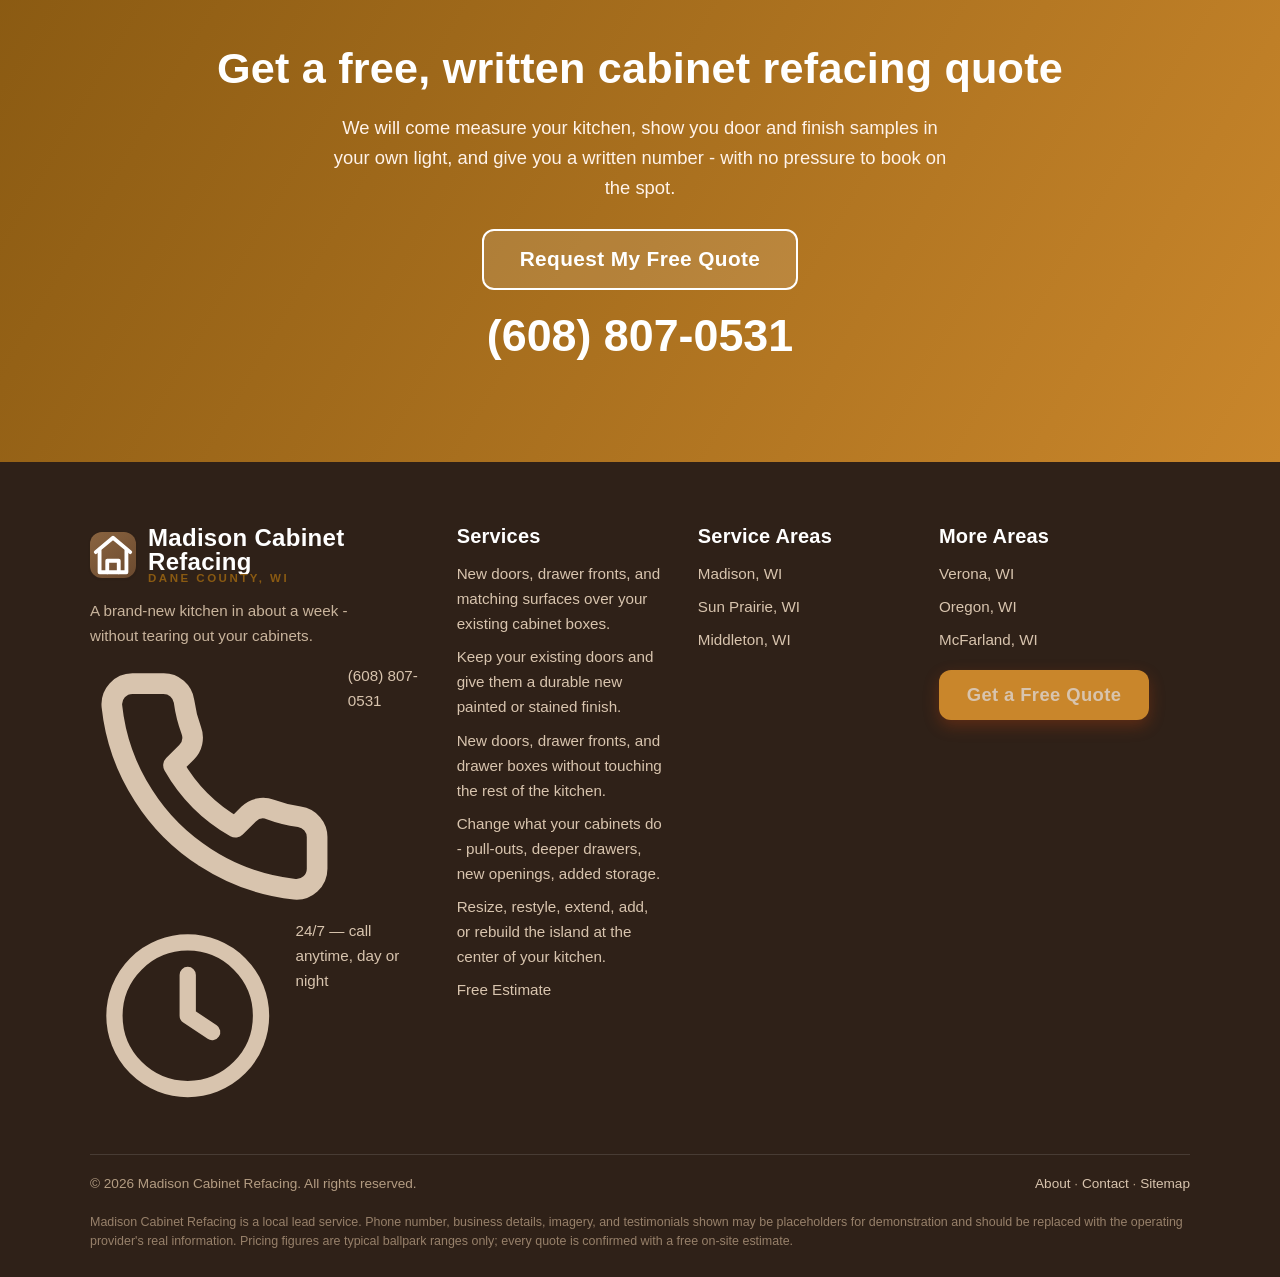
<file: about/index.html>
<!DOCTYPE html>
<html lang="en">
<head>
<meta charset="utf-8">
<meta name="viewport" content="width=device-width, initial-scale=1">
<!-- Google tag (gtag.js) -->
<script async src="https://www.googletagmanager.com/gtag/js?id=G-HV7G3ZGDNJ"></script>
<script>window.dataLayer=window.dataLayer||[];function gtag(){dataLayer.push(arguments);}gtag("js",new Date());gtag("config","G-HV7G3ZGDNJ");</script>
<title>About Us | Madison Cabinet Refacing, Dane County WI</title>
<meta name="description" content="Locally operated, fully insured cabinet refacing serving Madison & Dane County, WI. Honest pricing, fast response. Call (608) 807-0531.">
<link rel="canonical" href="https://madisoncabinetrefacing.com/about/">
<meta name="robots" content="index, follow">
<meta name="geo.region" content="US-WI">
<meta name="geo.placename" content="Madison, Wisconsin">
<meta property="og:type" content="website">
<meta property="og:title" content="About Us | Madison Cabinet Refacing, Dane County WI">
<meta property="og:description" content="Locally operated, fully insured cabinet refacing serving Madison & Dane County, WI. Honest pricing, fast response. Call (608) 807-0531.">
<meta property="og:url" content="https://madisoncabinetrefacing.com/about/">
<meta property="og:image" content="https://madisoncabinetrefacing.com/og-image.jpg">
<meta property="og:site_name" content="Madison Cabinet Refacing">
<meta name="twitter:card" content="summary_large_image">
<link rel="icon" href="data:image/svg+xml,%3Csvg xmlns=%27http://www.w3.org/2000/svg%27 viewBox=%270 0 32 32%27%3E%3Crect width=%2732%27 height=%2732%27 rx=%277%27 fill=%27%236B4A2F%27/%3E%3Ctext x=%2716%27 y=%2722%27 font-size=%2718%27 text-anchor=%27middle%27 fill=%27%23E8A93F%27 font-family=%27Arial%27 font-weight=%27bold%27%3EM%3C/text%3E%3C/svg%3E">
<link rel="preload" as="image" href="/about-refacing-crew.webp" fetchpriority="high">
<link rel="preconnect" href="https://fonts.googleapis.com"><link rel="preconnect" href="https://fonts.gstatic.com" crossorigin><link href="https://fonts.googleapis.com/css2?family=Fraunces:opsz,wght@9..144,500;9..144,700&family=Inter:wght@400;500;600;700&display=swap" rel="stylesheet">
<link rel="stylesheet" href="/css/style.css">
<script type="application/ld+json">{"@context": "https://schema.org", "@type": "LocalBusiness", "@id": "https://madisoncabinetrefacing.com/#business", "name": "Madison Cabinet Refacing", "image": "https://madisoncabinetrefacing.com/og-image.jpg", "url": "https://madisoncabinetrefacing.com/about/", "telephone": "+16088070531", "priceRange": "$$", "address": {"@type": "PostalAddress", "streetAddress": "Service address on file - by appointment", "addressLocality": "Madison", "addressRegion": "WI", "postalCode": "53713", "addressCountry": "US"}, "geo": {"@type": "GeoCoordinates", "latitude": 43.0731, "longitude": -89.4012}, "areaServed": [{"@type": "City", "name": "Madison, WI"}, {"@type": "City", "name": "Sun Prairie, WI"}, {"@type": "City", "name": "Middleton, WI"}, {"@type": "City", "name": "Verona, WI"}, {"@type": "City", "name": "Oregon, WI"}, {"@type": "City", "name": "McFarland, WI"}, {"@type": "AdministrativeArea", "name": "Dane County"}], "openingHoursSpecification": [{"@type": "OpeningHoursSpecification", "dayOfWeek": ["Monday", "Tuesday", "Wednesday", "Thursday", "Friday", "Saturday", "Sunday"], "opens": "00:00", "closes": "23:59"}], "makesOffer": [{"@type": "Offer", "itemOffered": {"@type": "Service", "name": "Cabinet Refacing"}}, {"@type": "Offer", "itemOffered": {"@type": "Service", "name": "Cabinet Refinishing"}}, {"@type": "Offer", "itemOffered": {"@type": "Service", "name": "Doors & Drawer Fronts"}}, {"@type": "Offer", "itemOffered": {"@type": "Service", "name": "Cabinet Modifications"}}, {"@type": "Offer", "itemOffered": {"@type": "Service", "name": "Kitchen Islands"}}]}</script>
<script type="application/ld+json">{"@context": "https://schema.org", "@type": "BreadcrumbList", "itemListElement": [{"@type": "ListItem", "position": 1, "name": "Home", "item": "https://madisoncabinetrefacing.com/"}, {"@type": "ListItem", "position": 2, "name": "About", "item": "https://madisoncabinetrefacing.com/about/"}]}</script>
</head>
<body>
<div class="callbar"><div class="callbar__inner">
  <div class="callbar__msg"><span class="dot" aria-hidden="true"></span>
    <span class="callbar__msg-text">Serving Dane County &middot; Call 24/7 &mdash; Live Answer</span>
    <span class="callbar__msg-text-short">Call 24/7 &mdash; Live Answer</span></div>
  <a class="callbar__phone" href="tel:+16088070531"><svg viewBox="0 0 24 24" fill="none" stroke="currentColor" stroke-width="2" stroke-linecap="round" stroke-linejoin="round"><path d="M22 16.92v3a2 2 0 0 1-2.18 2 19.79 19.79 0 0 1-8.63-3.07 19.5 19.5 0 0 1-6-6 19.79 19.79 0 0 1-3.07-8.67A2 2 0 0 1 4.11 2h3a2 2 0 0 1 2 1.72c.13.96.36 1.9.7 2.81a2 2 0 0 1-.45 2.11L8.09 9.91a16 16 0 0 0 6 6l1.27-1.27a2 2 0 0 1 2.11-.45c.9.34 1.85.57 2.81.7A2 2 0 0 1 22 16.92z"/></svg> Call for a Free Quote: (608) 807-0531</a>
</div></div>
<header class="site-header"><nav class="nav" aria-label="Primary">
  <a class="brand" href="/" aria-label="Madison Cabinet Refacing home">
    <span class="brand__mark" aria-hidden="true"><svg viewBox="0 0 24 24" fill="none" stroke="currentColor" stroke-width="2" stroke-linecap="round" stroke-linejoin="round"><path d="M3 10.5 12 3l9 7.5"/><path d="M5 9.5V21h14V9.5"/><path d="M9 21v-6h6v6"/></svg></span>
    <span class="brand__name">Madison Cabinet Refacing<span>Dane County, WI</span></span></a>
  <button class="nav__toggle" aria-label="Toggle menu" aria-expanded="false" aria-controls="menu">&#9776;</button>
  <ul class="nav__links" id="menu">
    <li><a href="/">Home</a></li>
    <li class="has-drop"><a href="/cabinet-refacing/">Services</a><div class="drop"><a href="/cabinet-refacing/">Cabinet Refacing</a><a href="/cabinet-refinishing/">Cabinet Refinishing</a><a href="/cabinet-door-and-drawer-replacement/">Doors & Drawer Fronts</a><a href="/cabinet-modifications/">Cabinet Modifications</a><a href="/kitchen-island-modifications/">Kitchen Islands</a></div></li>
    <li class="has-drop"><a href="/cabinet-refacing-madison-wi/">Service Areas</a><div class="drop drop--cols"><a href="/cabinet-refacing-madison-wi/">Madison</a><a href="/cabinet-refacing-sun-prairie-wi/">Sun Prairie</a><a href="/cabinet-refacing-middleton-wi/">Middleton</a><a href="/cabinet-refacing-verona-wi/">Verona</a><a href="/cabinet-refacing-oregon-wi/">Oregon</a><a href="/cabinet-refacing-mcfarland-wi/">McFarland</a></div></li>
    <li><a href="/about/">About</a></li>
    <li><a href="/contact/">Contact</a></li>
    <li class="nav__cta"><a class="btn btn--primary" href="/contact/">Free Quote</a></li>
  </ul></nav></header>
<section class="hero" style="--hero-img:url(/about-refacing-crew.webp)"><div class="hero__inner">
  <div class="hero__copy"><nav class="crumbs" aria-label="Breadcrumb"><a href="/">Home</a> / <span>About</span></nav><p class="hero__loc">About Madison Cabinet Refacing</p><h1>Your Local Dane County Cabinet Refacing Team</h1>
    <p class="lead">Locally operated, fully insured, and genuinely fast. We built this business on clear pricing, clean work, and respect for your property.</p></div>
  <div class="hero__form-wrap">
<form class="leadform" id="lead-about" action="https://formspree.io/f/xgawwdbb" method="post" enctype="multipart/form-data" data-lead novalidate><input type="hidden" name="_subject" value="New quote request &mdash; Madison Cabinet Refacing"><input type="text" name="_gotcha" tabindex="-1" autocomplete="off" style="display:none" aria-hidden="true">
  <h3>Get Your Free On-Site Estimate</h3><p class="leadform__sub">No-obligation quote — most requests answered same day.</p>
  <div class="field"><label for="lead-about-name">Full Name</label>
    <input id="lead-about-name" name="name" type="text" autocomplete="name" placeholder="Jane Doe" required>
    <span class="form-error">Please enter your name.</span></div>
  <div class="field--row">
    <div class="field"><label for="lead-about-phone">Phone Number</label>
      <input id="lead-about-phone" name="phone" type="tel" inputmode="tel" autocomplete="tel" placeholder="(608) 807-0531" required>
      <span class="form-error">Enter a valid phone number.</span></div>
    <div class="field"><label for="lead-about-zip">Property Zip Code</label>
      <input id="lead-about-zip" name="zip" type="text" inputmode="numeric" pattern="[0-9]{5}" maxlength="5" placeholder="00000" required>
      <span class="form-error">Enter your 5-digit zip.</span></div></div>
  <div class="field"><label for="lead-about-service">Service Needed</label>
    <select id="lead-about-service" name="service" required><option value="">Select a service…</option><option value="Cabinet Refacing">Cabinet Refacing</option><option value="Cabinet Refinishing">Cabinet Refinishing</option><option value="Doors & Drawer Fronts">Doors & Drawer Fronts</option><option value="Cabinet Modifications">Cabinet Modifications</option><option value="Kitchen Islands">Kitchen Islands</option><option value="Multiple Linear Feet">Multiple Linear Feet</option><option value="Commercial Project">Commercial Project</option><option value="Other / Not Sure">Other / Not Sure</option></select>
    <span class="form-error">Please choose a service.</span></div>
  <div class="field"><label for="lead-about-msg">Tell Us About the Job</label>
    <textarea id="lead-about-msg" name="message" placeholder="A few details and access notes…"></textarea></div>
  <div class="field"><label for="lead-about-photo">Add a Photo (optional)</label>
    <div class="field-file"><input id="lead-about-photo" name="photo" type="file" accept="image/*"></div></div>
  <input type="hidden" name="source_page" value="">
  <button class="btn btn--primary btn--block btn--lg" type="submit">Get My Free Quote →</button>
  <p class="form-note">Or call (608) 807-0531 — we answer 24/7.</p>
  <div class="form-success" role="status">✅ Thanks! Your request is in. We'll call you shortly to confirm your free on-site estimate.</div>
</form></div>
</div></section><section class="trustbar" aria-label="Why homeowners trust us"><div class="trustbar__grid"><div class="badge"><span class="badge__ico"><svg viewBox="0 0 24 24" fill="none" stroke="currentColor" stroke-width="2" stroke-linecap="round" stroke-linejoin="round"><path d="M12 22s8-4 8-10V5l-8-3-8 3v7c0 6 8 10 8 10z"/><path d="m9 12 2 2 4-4"/></svg></span><span class="badge__txt"><strong>Fully Insured</strong><span>Licensed &amp; covered</span></span></div><div class="badge"><span class="badge__ico"><svg viewBox="0 0 24 24" fill="none" stroke="currentColor" stroke-width="2" stroke-linecap="round" stroke-linejoin="round"><rect x="8" y="2" width="8" height="4" rx="1"/><path d="M16 4h2a2 2 0 0 1 2 2v14a2 2 0 0 1-2 2H6a2 2 0 0 1-2-2V6a2 2 0 0 1 2-2h2"/><path d="m9 14 2 2 4-4"/></svg></span><span class="badge__txt"><strong>Free On-Site Estimates</strong><span>No obligation</span></span></div><div class="badge"><span class="badge__ico"><svg viewBox="0 0 24 24" fill="none" stroke="currentColor" stroke-width="2" stroke-linecap="round" stroke-linejoin="round"><path d="M3 21h18"/><path d="M5 21V7l7-4 7 4v14"/><path d="M9 9h.01M9 13h.01M9 17h.01M15 9h.01M15 13h.01M15 17h.01"/></svg></span><span class="badge__txt"><strong>Commercial &amp; Residential</strong><span>Any property</span></span></div><div class="badge"><span class="badge__ico"><svg viewBox="0 0 24 24" fill="none" stroke="currentColor" stroke-width="2" stroke-linecap="round" stroke-linejoin="round"><circle cx="12" cy="12" r="9"/><path d="M12 7v5l3 2"/></svg></span><span class="badge__txt"><strong>Call 24/7</strong><span>Live answer, day or night</span></span></div></div></section><section class="section"><div class="container split"><div><p class="eyebrow">Our Story</p><h2>Built on Clean Work and Straight Talk</h2><p>Madison Cabinet Refacing was founded to do one thing exceptionally well: cabinet refacing done right, leaving properties better than we found them. Over years of local work we've learned homeowners want three things — a fair, upfront price, careful work, and a genuine cleanup at the end.</p><p>We're not a national franchise or a call center. We're a local crew that knows Dane County, and we bring the right equipment for each job.</p><a class="btn btn--green btn--lg" href="/contact/">Request a Free Estimate</a></div><div><img src="/about-refacing-crew.webp" alt="Madison Cabinet Refacing crew" loading="lazy"></div></div></section><section class="section section--sand"><div class="container"><div class="center"><p class="eyebrow">What We Stand For</p><h2>Values That Show Up in the Work</h2></div><div class="grid grid--4" style="margin-top:36px"><div class="card"><span class="card__ico"><svg viewBox="0 0 24 24" fill="none" stroke="currentColor" stroke-width="2" stroke-linecap="round" stroke-linejoin="round"><path d="M12 22s8-4 8-10V5l-8-3-8 3v7c0 6 8 10 8 10z"/><path d="m9 12 2 2 4-4"/></svg></span><h3>Fully Insured</h3><p>Liability coverage on every job — your property and peace of mind protected.</p></div><div class="card"><span class="card__ico"><svg viewBox="0 0 24 24" fill="none" stroke="currentColor" stroke-width="2" stroke-linecap="round" stroke-linejoin="round"><path d="M12 1v22M17 5H9.5a3.5 3.5 0 0 0 0 7h5a3.5 3.5 0 0 1 0 7H6"/></svg></span><h3>Honest Pricing</h3><p>Clear, upfront quotes given on site and in writing — no surprises.</p></div><div class="card"><span class="card__ico"><svg viewBox="0 0 24 24" fill="none" stroke="currentColor" stroke-width="2" stroke-linecap="round" stroke-linejoin="round"><path d="M11 20A7 7 0 0 1 4 13c0-6 8-11 16-11 0 8-5 16-11 16z"/><path d="M4 20c3-3 6-5 9-6"/></svg></span><h3>Property-Safe</h3><p>Right-sized equipment and careful work around lawns, beds, and hardscape.</p></div><div class="card"><span class="card__ico"><svg viewBox="0 0 24 24" fill="none" stroke="currentColor" stroke-width="2" stroke-linecap="round" stroke-linejoin="round"><circle cx="12" cy="12" r="9"/><path d="M12 7v5l3 2"/></svg></span><h3>Responsive</h3><p>We answer 24/7, day or night and offer same-day estimates.</p></div></div></div></section><section class="section"><div class="container split"><div><img src="/about-feature-door-styles.webp" alt="Cabinet Refacing work in Dane County" loading="lazy"></div><div><p class="eyebrow">Why Local Matters</p><h2>Why Madison Homeowners Choose Refacing</h2><p>Most kitchens we look at do not need to be gutted. The boxes are sound, the layout is workable, and what actually reads as dated is the door style, the finish, and the hardware. Refacing replaces exactly that - which is why it comes in well under a full remodel and why you are back to normal in under a week.</p></div></div></section>
<section class="section section--tight section--sand"><div class="container center">
  <p class="eyebrow">Local Coverage</p><h2>Proudly Serving Dane County</h2>
  <p class="lead">Fast, insured cabinet refacing across the area. Don't see your town? Give us a call — if you're nearby, we'll be there.</p>
  <ul class="chips"><li><a href="/cabinet-refacing-madison-wi/">Madison</a></li><li><a href="/cabinet-refacing-sun-prairie-wi/">Sun Prairie</a></li><li><a href="/cabinet-refacing-middleton-wi/">Middleton</a></li><li><a href="/cabinet-refacing-verona-wi/">Verona</a></li><li><a href="/cabinet-refacing-oregon-wi/">Oregon</a></li><li><a href="/cabinet-refacing-mcfarland-wi/">McFarland</a></li></ul></div></section>
<section class="section ctaband"><div class="container"><h2>Get a free, written cabinet refacing quote</h2><p>We will come measure your kitchen, show you door and finish samples in your own light, and give you a written number - with no pressure to book on the spot.</p>
  <a class="btn btn--ghost-light btn--lg" href="/contact/">Request My Free Quote</a>
  <div><a class="ctaband__phone" href="tel:+16088070531">(608) 807-0531</a></div></div></section>
<footer class="footer"><div class="container"><div class="footer__grid">
  <div><div class="brand"><span class="brand__mark" aria-hidden="true"><svg viewBox="0 0 24 24" fill="none" stroke="currentColor" stroke-width="2" stroke-linecap="round" stroke-linejoin="round"><path d="M3 10.5 12 3l9 7.5"/><path d="M5 9.5V21h14V9.5"/><path d="M9 21v-6h6v6"/></svg></span>
      <span class="brand__name" style="color:#fff">Madison Cabinet Refacing<span>Dane County, WI</span></span></div>
    <p class="footer__brandtext">A brand-new kitchen in about a week - without tearing out your cabinets.</p>
    <ul class="footer__contact" style="list-style:none;padding:0;margin:14px 0 0">
      <li><svg viewBox="0 0 24 24" fill="none" stroke="currentColor" stroke-width="2" stroke-linecap="round" stroke-linejoin="round"><path d="M22 16.92v3a2 2 0 0 1-2.18 2 19.79 19.79 0 0 1-8.63-3.07 19.5 19.5 0 0 1-6-6 19.79 19.79 0 0 1-3.07-8.67A2 2 0 0 1 4.11 2h3a2 2 0 0 1 2 1.72c.13.96.36 1.9.7 2.81a2 2 0 0 1-.45 2.11L8.09 9.91a16 16 0 0 0 6 6l1.27-1.27a2 2 0 0 1 2.11-.45c.9.34 1.85.57 2.81.7A2 2 0 0 1 22 16.92z"/></svg> <a href="tel:+16088070531">(608) 807-0531</a></li>
      <li><svg viewBox="0 0 24 24" fill="none" stroke="currentColor" stroke-width="2" stroke-linecap="round" stroke-linejoin="round"><circle cx="12" cy="12" r="9"/><path d="M12 7v5l3 2"/></svg> <span>24/7 — call anytime, day or night</span></li></ul></div>
  <div><h4>Services</h4><ul><li><a href="/cabinet-refacing/">New doors, drawer fronts, and matching surfaces over your existing cabinet boxes.</a></li><li><a href="/cabinet-refinishing/">Keep your existing doors and give them a durable new painted or stained finish.</a></li><li><a href="/cabinet-door-and-drawer-replacement/">New doors, drawer fronts, and drawer boxes without touching the rest of the kitchen.</a></li><li><a href="/cabinet-modifications/">Change what your cabinets do - pull-outs, deeper drawers, new openings, added storage.</a></li><li><a href="/kitchen-island-modifications/">Resize, restyle, extend, add, or rebuild the island at the center of your kitchen.</a></li><li><a href="/contact/">Free Estimate</a></li></ul></div>
  <div><h4>Service Areas</h4><ul><li><a href="/cabinet-refacing-madison-wi/">Madison, WI</a></li><li><a href="/cabinet-refacing-sun-prairie-wi/">Sun Prairie, WI</a></li><li><a href="/cabinet-refacing-middleton-wi/">Middleton, WI</a></li></ul></div>
  <div><h4>More Areas</h4><ul><li><a href="/cabinet-refacing-verona-wi/">Verona, WI</a></li><li><a href="/cabinet-refacing-oregon-wi/">Oregon, WI</a></li><li><a href="/cabinet-refacing-mcfarland-wi/">McFarland, WI</a></li></ul><a class="btn btn--primary" href="/contact/" style="margin-top:10px">Get a Free Quote</a></div>
</div></div><div class="container"><div class="footer__bottom">
  <span>&copy; <span id="year">2026</span> Madison Cabinet Refacing. All rights reserved.</span>
  <span><a href="/about/">About</a> &middot; <a href="/contact/">Contact</a> &middot; <a href="/sitemap.xml">Sitemap</a></span>
</div></div>
<p class="footer__disclaimer">Madison Cabinet Refacing is a local lead service. Phone number, business details, imagery, and testimonials shown may be placeholders for demonstration and should be replaced with the operating provider's real information. Pricing figures are typical ballpark ranges only; every quote is confirmed with a free on-site estimate.</p>
</footer><a class="floatcall" href="tel:+16088070531"><svg viewBox="0 0 24 24" fill="none" stroke="currentColor" stroke-width="2" stroke-linecap="round" stroke-linejoin="round"><path d="M22 16.92v3a2 2 0 0 1-2.18 2 19.79 19.79 0 0 1-8.63-3.07 19.5 19.5 0 0 1-6-6 19.79 19.79 0 0 1-3.07-8.67A2 2 0 0 1 4.11 2h3a2 2 0 0 1 2 1.72c.13.96.36 1.9.7 2.81a2 2 0 0 1-.45 2.11L8.09 9.91a16 16 0 0 0 6 6l1.27-1.27a2 2 0 0 1 2.11-.45c.9.34 1.85.57 2.81.7A2 2 0 0 1 22 16.92z"/></svg> Call Now</a>
<script src="/js/main.js"></script>
</body>
</html>
</file>
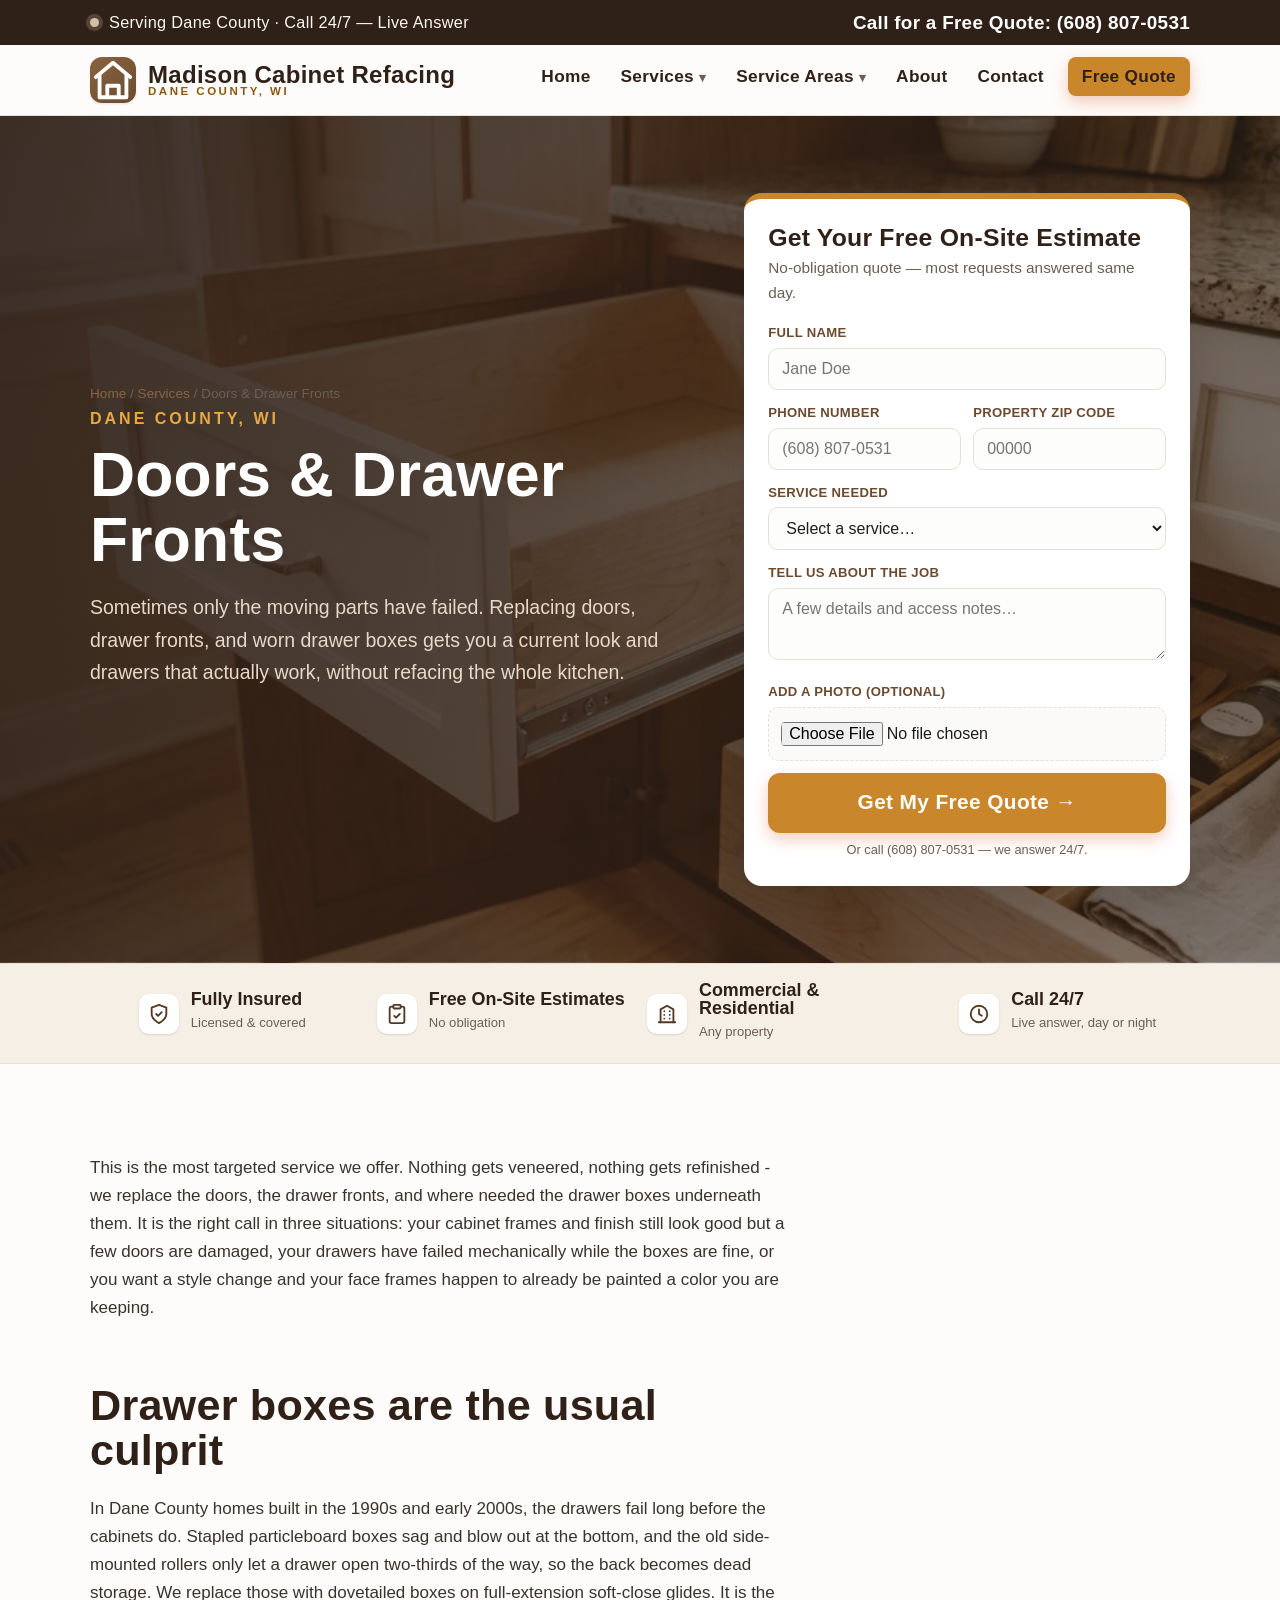
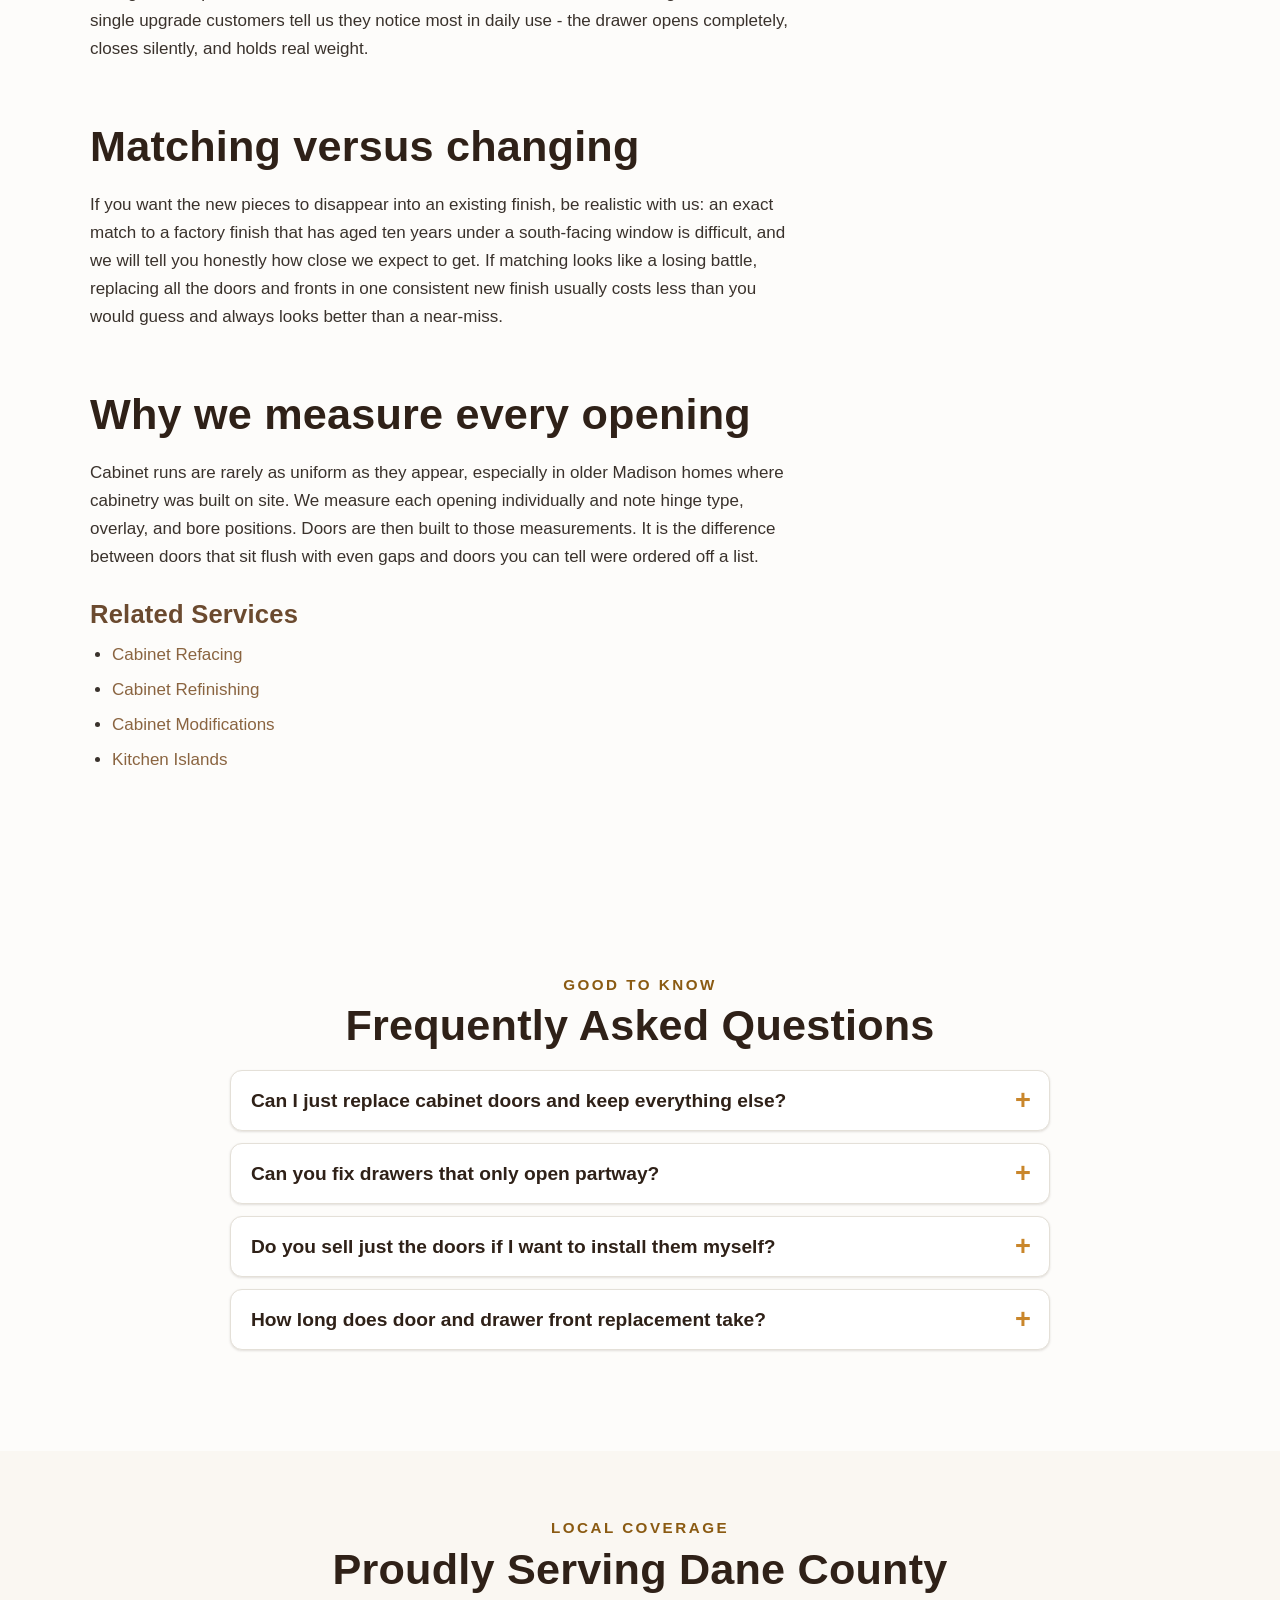
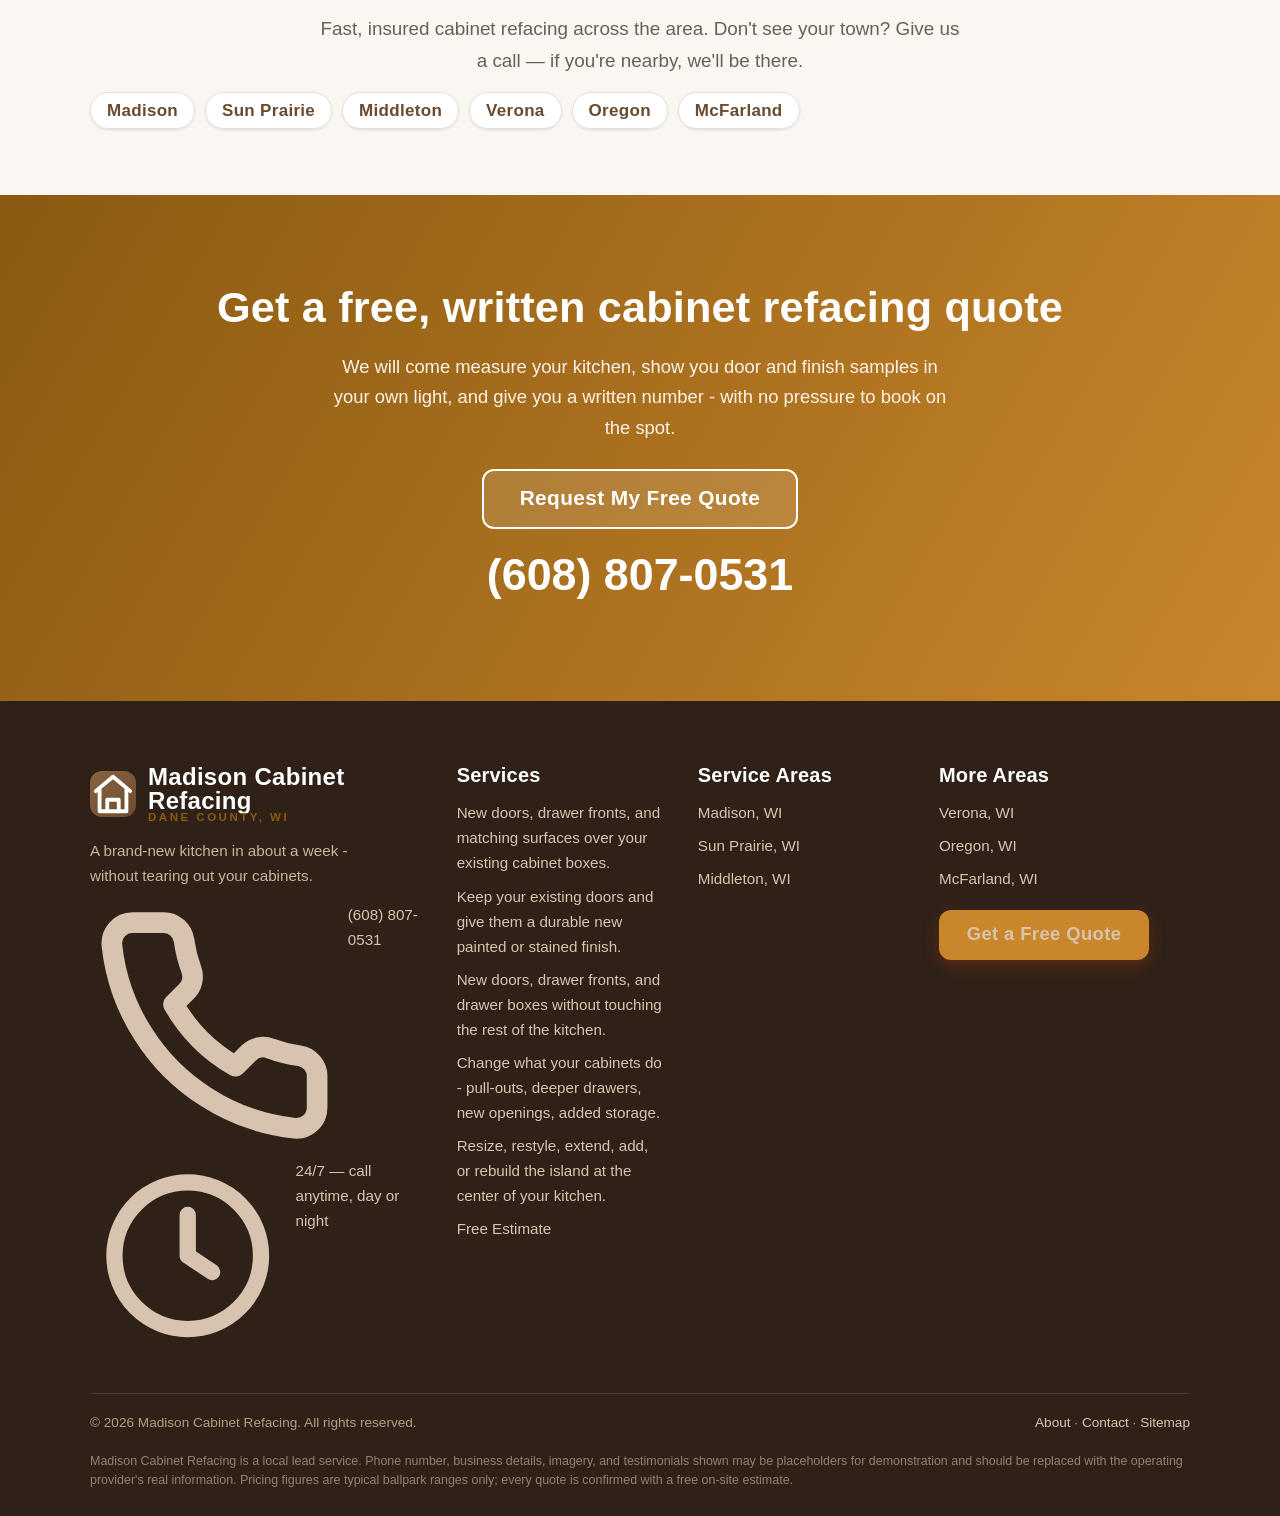
<file: cabinet-door-and-drawer-replacement/index.html>
<!DOCTYPE html>
<html lang="en">
<head>
<meta charset="utf-8">
<meta name="viewport" content="width=device-width, initial-scale=1">
<!-- Google tag (gtag.js) -->
<script async src="https://www.googletagmanager.com/gtag/js?id=G-HV7G3ZGDNJ"></script>
<script>window.dataLayer=window.dataLayer||[];function gtag(){dataLayer.push(arguments);}gtag("js",new Date());gtag("config","G-HV7G3ZGDNJ");</script>
<title>Cabinet Door & Drawer Replacement | Madison WI</title>
<meta name="description" content="Replace cabinet doors, drawer fronts, and failing drawer boxes in Madison, WI. Full-extension soft-close glides and precise hinge boring. Free quote.">
<link rel="canonical" href="https://madisoncabinetrefacing.com/cabinet-door-and-drawer-replacement/">
<meta name="robots" content="index, follow">
<meta name="geo.region" content="US-WI">
<meta name="geo.placename" content="Madison, Wisconsin">
<meta property="og:type" content="website">
<meta property="og:title" content="Cabinet Door & Drawer Replacement | Madison WI">
<meta property="og:description" content="Replace cabinet doors, drawer fronts, and failing drawer boxes in Madison, WI. Full-extension soft-close glides and precise hinge boring. Free quote.">
<meta property="og:url" content="https://madisoncabinetrefacing.com/cabinet-door-and-drawer-replacement/">
<meta property="og:image" content="https://madisoncabinetrefacing.com/og-image.jpg">
<meta property="og:site_name" content="Madison Cabinet Refacing">
<meta name="twitter:card" content="summary_large_image">
<link rel="icon" href="data:image/svg+xml,%3Csvg xmlns=%27http://www.w3.org/2000/svg%27 viewBox=%270 0 32 32%27%3E%3Crect width=%2732%27 height=%2732%27 rx=%277%27 fill=%27%236B4A2F%27/%3E%3Ctext x=%2716%27 y=%2722%27 font-size=%2718%27 text-anchor=%27middle%27 fill=%27%23E8A93F%27 font-family=%27Arial%27 font-weight=%27bold%27%3EM%3C/text%3E%3C/svg%3E">
<link rel="preload" as="image" href="/service-doors-drawers.webp" fetchpriority="high">
<link rel="preconnect" href="https://fonts.googleapis.com"><link rel="preconnect" href="https://fonts.gstatic.com" crossorigin><link href="https://fonts.googleapis.com/css2?family=Fraunces:opsz,wght@9..144,500;9..144,700&family=Inter:wght@400;500;600;700&display=swap" rel="stylesheet">
<link rel="stylesheet" href="/css/style.css">
<script type="application/ld+json">{"@context": "https://schema.org", "@type": "LocalBusiness", "@id": "https://madisoncabinetrefacing.com/#business", "name": "Madison Cabinet Refacing", "image": "https://madisoncabinetrefacing.com/og-image.jpg", "url": "https://madisoncabinetrefacing.com/cabinet-door-and-drawer-replacement/", "telephone": "+16088070531", "priceRange": "$$", "address": {"@type": "PostalAddress", "streetAddress": "Service address on file - by appointment", "addressLocality": "Madison", "addressRegion": "WI", "postalCode": "53713", "addressCountry": "US"}, "geo": {"@type": "GeoCoordinates", "latitude": 43.0731, "longitude": -89.4012}, "areaServed": [{"@type": "City", "name": "Madison, WI"}, {"@type": "City", "name": "Sun Prairie, WI"}, {"@type": "City", "name": "Middleton, WI"}, {"@type": "City", "name": "Verona, WI"}, {"@type": "City", "name": "Oregon, WI"}, {"@type": "City", "name": "McFarland, WI"}, {"@type": "AdministrativeArea", "name": "Dane County"}], "openingHoursSpecification": [{"@type": "OpeningHoursSpecification", "dayOfWeek": ["Monday", "Tuesday", "Wednesday", "Thursday", "Friday", "Saturday", "Sunday"], "opens": "00:00", "closes": "23:59"}], "makesOffer": [{"@type": "Offer", "itemOffered": {"@type": "Service", "name": "Cabinet Refacing"}}, {"@type": "Offer", "itemOffered": {"@type": "Service", "name": "Cabinet Refinishing"}}, {"@type": "Offer", "itemOffered": {"@type": "Service", "name": "Doors & Drawer Fronts"}}, {"@type": "Offer", "itemOffered": {"@type": "Service", "name": "Cabinet Modifications"}}, {"@type": "Offer", "itemOffered": {"@type": "Service", "name": "Kitchen Islands"}}]}</script>
<script type="application/ld+json">{"@context": "https://schema.org", "@type": "BreadcrumbList", "itemListElement": [{"@type": "ListItem", "position": 1, "name": "Home", "item": "https://madisoncabinetrefacing.com/"}, {"@type": "ListItem", "position": 2, "name": "Services", "item": "https://madisoncabinetrefacing.com/cabinet-door-and-drawer-replacement/"}, {"@type": "ListItem", "position": 3, "name": "Doors & Drawer Fronts", "item": "https://madisoncabinetrefacing.com/cabinet-door-and-drawer-replacement/"}]}</script>
<script type="application/ld+json">{"@context": "https://schema.org", "@type": "Service", "name": "Doors & Drawer Fronts", "provider": {"@id": "https://madisoncabinetrefacing.com/#business"}, "areaServed": [{"@type": "City", "name": "Madison, WI"}, {"@type": "City", "name": "Sun Prairie, WI"}, {"@type": "City", "name": "Middleton, WI"}, {"@type": "City", "name": "Verona, WI"}, {"@type": "City", "name": "Oregon, WI"}, {"@type": "City", "name": "McFarland, WI"}], "description": "Replace cabinet doors, drawer fronts, and failing drawer boxes in Madison, WI. Full-extension soft-close glides and precise hinge boring. Free quote."}</script>
<script type="application/ld+json">{"@context": "https://schema.org", "@type": "FAQPage", "mainEntity": [{"@type": "Question", "name": "Can I just replace cabinet doors and keep everything else?", "acceptedAnswer": {"@type": "Answer", "text": "Yes, as long as your cabinet frames are sound and you are happy with how they look. If the frames are the dated part - orange-toned oak frames with new white doors, for example - refacing the frames to match is worth the modest additional cost."}}, {"@type": "Question", "name": "Can you fix drawers that only open partway?", "acceptedAnswer": {"@type": "Answer", "text": "That is old side-mounted roller hardware, standard in 1990s cabinetry. We replace it with full-extension soft-close undermount glides so the drawer opens completely and closes quietly. Where the box itself is sagging or blown out, we replace the box with a dovetailed one at the same time."}}, {"@type": "Question", "name": "Do you sell just the doors if I want to install them myself?", "acceptedAnswer": {"@type": "Answer", "text": "We are set up as an install company, and our pricing and measuring process assume we are hanging and adjusting the doors. Hinge boring and overlay have very little margin for error, and a mis-bored door is not returnable, so we are honest that DIY installs are where these projects usually go wrong."}}, {"@type": "Question", "name": "How long does door and drawer front replacement take?", "acceptedAnswer": {"@type": "Answer", "text": "Two to four weeks to build your doors, then usually one to two days on site - shorter than a full reface because there is no veneer work on the frames. Your kitchen stays fully usable the entire time."}}]}</script>
</head>
<body>
<div class="callbar"><div class="callbar__inner">
  <div class="callbar__msg"><span class="dot" aria-hidden="true"></span>
    <span class="callbar__msg-text">Serving Dane County &middot; Call 24/7 &mdash; Live Answer</span>
    <span class="callbar__msg-text-short">Call 24/7 &mdash; Live Answer</span></div>
  <a class="callbar__phone" href="tel:+16088070531"><svg viewBox="0 0 24 24" fill="none" stroke="currentColor" stroke-width="2" stroke-linecap="round" stroke-linejoin="round"><path d="M22 16.92v3a2 2 0 0 1-2.18 2 19.79 19.79 0 0 1-8.63-3.07 19.5 19.5 0 0 1-6-6 19.79 19.79 0 0 1-3.07-8.67A2 2 0 0 1 4.11 2h3a2 2 0 0 1 2 1.72c.13.96.36 1.9.7 2.81a2 2 0 0 1-.45 2.11L8.09 9.91a16 16 0 0 0 6 6l1.27-1.27a2 2 0 0 1 2.11-.45c.9.34 1.85.57 2.81.7A2 2 0 0 1 22 16.92z"/></svg> Call for a Free Quote: (608) 807-0531</a>
</div></div>
<header class="site-header"><nav class="nav" aria-label="Primary">
  <a class="brand" href="/" aria-label="Madison Cabinet Refacing home">
    <span class="brand__mark" aria-hidden="true"><svg viewBox="0 0 24 24" fill="none" stroke="currentColor" stroke-width="2" stroke-linecap="round" stroke-linejoin="round"><path d="M3 10.5 12 3l9 7.5"/><path d="M5 9.5V21h14V9.5"/><path d="M9 21v-6h6v6"/></svg></span>
    <span class="brand__name">Madison Cabinet Refacing<span>Dane County, WI</span></span></a>
  <button class="nav__toggle" aria-label="Toggle menu" aria-expanded="false" aria-controls="menu">&#9776;</button>
  <ul class="nav__links" id="menu">
    <li><a href="/">Home</a></li>
    <li class="has-drop"><a href="/cabinet-refacing/">Services</a><div class="drop"><a href="/cabinet-refacing/">Cabinet Refacing</a><a href="/cabinet-refinishing/">Cabinet Refinishing</a><a href="/cabinet-door-and-drawer-replacement/">Doors & Drawer Fronts</a><a href="/cabinet-modifications/">Cabinet Modifications</a><a href="/kitchen-island-modifications/">Kitchen Islands</a></div></li>
    <li class="has-drop"><a href="/cabinet-refacing-madison-wi/">Service Areas</a><div class="drop drop--cols"><a href="/cabinet-refacing-madison-wi/">Madison</a><a href="/cabinet-refacing-sun-prairie-wi/">Sun Prairie</a><a href="/cabinet-refacing-middleton-wi/">Middleton</a><a href="/cabinet-refacing-verona-wi/">Verona</a><a href="/cabinet-refacing-oregon-wi/">Oregon</a><a href="/cabinet-refacing-mcfarland-wi/">McFarland</a></div></li>
    <li><a href="/about/">About</a></li>
    <li><a href="/contact/">Contact</a></li>
    <li class="nav__cta"><a class="btn btn--primary" href="/contact/">Free Quote</a></li>
  </ul></nav></header>
<section class="hero" style="--hero-img:url(/service-doors-drawers.webp)"><div class="hero__inner">
  <div class="hero__copy"><nav class="crumbs" aria-label="Breadcrumb"><a href="/">Home</a> / <a href="/cabinet-door-and-drawer-replacement/">Services</a> / <span>Doors & Drawer Fronts</span></nav><p class="hero__loc">Dane County, WI</p><h1>Doors & Drawer Fronts</h1>
    <p class="lead">Sometimes only the moving parts have failed. Replacing doors, drawer fronts, and worn drawer boxes gets you a current look and drawers that actually work, without refacing the whole kitchen.</p></div>
  <div class="hero__form-wrap">
<form class="leadform" id="lead-cabinet-door-and-drawer-replacement" action="https://formspree.io/f/xgawwdbb" method="post" enctype="multipart/form-data" data-lead novalidate><input type="hidden" name="_subject" value="New quote request &mdash; Madison Cabinet Refacing"><input type="text" name="_gotcha" tabindex="-1" autocomplete="off" style="display:none" aria-hidden="true">
  <h3>Get Your Free On-Site Estimate</h3><p class="leadform__sub">No-obligation quote — most requests answered same day.</p>
  <div class="field"><label for="lead-cabinet-door-and-drawer-replacement-name">Full Name</label>
    <input id="lead-cabinet-door-and-drawer-replacement-name" name="name" type="text" autocomplete="name" placeholder="Jane Doe" required>
    <span class="form-error">Please enter your name.</span></div>
  <div class="field--row">
    <div class="field"><label for="lead-cabinet-door-and-drawer-replacement-phone">Phone Number</label>
      <input id="lead-cabinet-door-and-drawer-replacement-phone" name="phone" type="tel" inputmode="tel" autocomplete="tel" placeholder="(608) 807-0531" required>
      <span class="form-error">Enter a valid phone number.</span></div>
    <div class="field"><label for="lead-cabinet-door-and-drawer-replacement-zip">Property Zip Code</label>
      <input id="lead-cabinet-door-and-drawer-replacement-zip" name="zip" type="text" inputmode="numeric" pattern="[0-9]{5}" maxlength="5" placeholder="00000" required>
      <span class="form-error">Enter your 5-digit zip.</span></div></div>
  <div class="field"><label for="lead-cabinet-door-and-drawer-replacement-service">Service Needed</label>
    <select id="lead-cabinet-door-and-drawer-replacement-service" name="service" required><option value="">Select a service…</option><option value="Cabinet Refacing">Cabinet Refacing</option><option value="Cabinet Refinishing">Cabinet Refinishing</option><option value="Doors & Drawer Fronts">Doors & Drawer Fronts</option><option value="Cabinet Modifications">Cabinet Modifications</option><option value="Kitchen Islands">Kitchen Islands</option><option value="Multiple Linear Feet">Multiple Linear Feet</option><option value="Commercial Project">Commercial Project</option><option value="Other / Not Sure">Other / Not Sure</option></select>
    <span class="form-error">Please choose a service.</span></div>
  <div class="field"><label for="lead-cabinet-door-and-drawer-replacement-msg">Tell Us About the Job</label>
    <textarea id="lead-cabinet-door-and-drawer-replacement-msg" name="message" placeholder="A few details and access notes…"></textarea></div>
  <div class="field"><label for="lead-cabinet-door-and-drawer-replacement-photo">Add a Photo (optional)</label>
    <div class="field-file"><input id="lead-cabinet-door-and-drawer-replacement-photo" name="photo" type="file" accept="image/*"></div></div>
  <input type="hidden" name="source_page" value="">
  <button class="btn btn--primary btn--block btn--lg" type="submit">Get My Free Quote →</button>
  <p class="form-note">Or call (608) 807-0531 — we answer 24/7.</p>
  <div class="form-success" role="status">✅ Thanks! Your request is in. We'll call you shortly to confirm your free on-site estimate.</div>
</form></div>
</div></section><section class="trustbar" aria-label="Why homeowners trust us"><div class="trustbar__grid"><div class="badge"><span class="badge__ico"><svg viewBox="0 0 24 24" fill="none" stroke="currentColor" stroke-width="2" stroke-linecap="round" stroke-linejoin="round"><path d="M12 22s8-4 8-10V5l-8-3-8 3v7c0 6 8 10 8 10z"/><path d="m9 12 2 2 4-4"/></svg></span><span class="badge__txt"><strong>Fully Insured</strong><span>Licensed &amp; covered</span></span></div><div class="badge"><span class="badge__ico"><svg viewBox="0 0 24 24" fill="none" stroke="currentColor" stroke-width="2" stroke-linecap="round" stroke-linejoin="round"><rect x="8" y="2" width="8" height="4" rx="1"/><path d="M16 4h2a2 2 0 0 1 2 2v14a2 2 0 0 1-2 2H6a2 2 0 0 1-2-2V6a2 2 0 0 1 2-2h2"/><path d="m9 14 2 2 4-4"/></svg></span><span class="badge__txt"><strong>Free On-Site Estimates</strong><span>No obligation</span></span></div><div class="badge"><span class="badge__ico"><svg viewBox="0 0 24 24" fill="none" stroke="currentColor" stroke-width="2" stroke-linecap="round" stroke-linejoin="round"><path d="M3 21h18"/><path d="M5 21V7l7-4 7 4v14"/><path d="M9 9h.01M9 13h.01M9 17h.01M15 9h.01M15 13h.01M15 17h.01"/></svg></span><span class="badge__txt"><strong>Commercial &amp; Residential</strong><span>Any property</span></span></div><div class="badge"><span class="badge__ico"><svg viewBox="0 0 24 24" fill="none" stroke="currentColor" stroke-width="2" stroke-linecap="round" stroke-linejoin="round"><circle cx="12" cy="12" r="9"/><path d="M12 7v5l3 2"/></svg></span><span class="badge__txt"><strong>Call 24/7</strong><span>Live answer, day or night</span></span></div></div></section><section class="section"><div class="container"><article class="prose"><p>This is the most targeted service we offer. Nothing gets veneered, nothing gets refinished - we replace the doors, the drawer fronts, and where needed the drawer boxes underneath them. It is the right call in three situations: your cabinet frames and finish still look good but a few doors are damaged, your drawers have failed mechanically while the boxes are fine, or you want a style change and your face frames happen to already be painted a color you are keeping.</p>
<h2>Drawer boxes are the usual culprit</h2>
<p>In Dane County homes built in the 1990s and early 2000s, the drawers fail long before the cabinets do. Stapled particleboard boxes sag and blow out at the bottom, and the old side-mounted rollers only let a drawer open two-thirds of the way, so the back becomes dead storage. We replace those with dovetailed boxes on full-extension soft-close glides. It is the single upgrade customers tell us they notice most in daily use - the drawer opens completely, closes silently, and holds real weight.</p>
<h2>Matching versus changing</h2>
<p>If you want the new pieces to disappear into an existing finish, be realistic with us: an exact match to a factory finish that has aged ten years under a south-facing window is difficult, and we will tell you honestly how close we expect to get. If matching looks like a losing battle, replacing all the doors and fronts in one consistent new finish usually costs less than you would guess and always looks better than a near-miss.</p>
<h2>Why we measure every opening</h2>
<p>Cabinet runs are rarely as uniform as they appear, especially in older Madison homes where cabinetry was built on site. We measure each opening individually and note hinge type, overlay, and bore positions. Doors are then built to those measurements. It is the difference between doors that sit flush with even gaps and doors you can tell were ordered off a list.</p><h3>Related Services</h3><ul><li><a href="/cabinet-refacing/">Cabinet Refacing</a></li><li><a href="/cabinet-refinishing/">Cabinet Refinishing</a></li><li><a href="/cabinet-modifications/">Cabinet Modifications</a></li><li><a href="/kitchen-island-modifications/">Kitchen Islands</a></li></ul></article></div></section><section class="section"><div class="container"><div class="center"><p class="eyebrow">Good to Know</p><h2>Frequently Asked Questions</h2></div><div class="faq"><div class="faq__item"><button class="faq__q" type="button">Can I just replace cabinet doors and keep everything else?</button><div class="faq__a"><div class="faq__a-inner">Yes, as long as your cabinet frames are sound and you are happy with how they look. If the frames are the dated part - orange-toned oak frames with new white doors, for example - refacing the frames to match is worth the modest additional cost.</div></div></div><div class="faq__item"><button class="faq__q" type="button">Can you fix drawers that only open partway?</button><div class="faq__a"><div class="faq__a-inner">That is old side-mounted roller hardware, standard in 1990s cabinetry. We replace it with full-extension soft-close undermount glides so the drawer opens completely and closes quietly. Where the box itself is sagging or blown out, we replace the box with a dovetailed one at the same time.</div></div></div><div class="faq__item"><button class="faq__q" type="button">Do you sell just the doors if I want to install them myself?</button><div class="faq__a"><div class="faq__a-inner">We are set up as an install company, and our pricing and measuring process assume we are hanging and adjusting the doors. Hinge boring and overlay have very little margin for error, and a mis-bored door is not returnable, so we are honest that DIY installs are where these projects usually go wrong.</div></div></div><div class="faq__item"><button class="faq__q" type="button">How long does door and drawer front replacement take?</button><div class="faq__a"><div class="faq__a-inner">Two to four weeks to build your doors, then usually one to two days on site - shorter than a full reface because there is no veneer work on the frames. Your kitchen stays fully usable the entire time.</div></div></div></div></div></section>
<section class="section section--tight section--sand"><div class="container center">
  <p class="eyebrow">Local Coverage</p><h2>Proudly Serving Dane County</h2>
  <p class="lead">Fast, insured cabinet refacing across the area. Don't see your town? Give us a call — if you're nearby, we'll be there.</p>
  <ul class="chips"><li><a href="/cabinet-refacing-madison-wi/">Madison</a></li><li><a href="/cabinet-refacing-sun-prairie-wi/">Sun Prairie</a></li><li><a href="/cabinet-refacing-middleton-wi/">Middleton</a></li><li><a href="/cabinet-refacing-verona-wi/">Verona</a></li><li><a href="/cabinet-refacing-oregon-wi/">Oregon</a></li><li><a href="/cabinet-refacing-mcfarland-wi/">McFarland</a></li></ul></div></section>
<section class="section ctaband"><div class="container"><h2>Get a free, written cabinet refacing quote</h2><p>We will come measure your kitchen, show you door and finish samples in your own light, and give you a written number - with no pressure to book on the spot.</p>
  <a class="btn btn--ghost-light btn--lg" href="/contact/">Request My Free Quote</a>
  <div><a class="ctaband__phone" href="tel:+16088070531">(608) 807-0531</a></div></div></section>
<footer class="footer"><div class="container"><div class="footer__grid">
  <div><div class="brand"><span class="brand__mark" aria-hidden="true"><svg viewBox="0 0 24 24" fill="none" stroke="currentColor" stroke-width="2" stroke-linecap="round" stroke-linejoin="round"><path d="M3 10.5 12 3l9 7.5"/><path d="M5 9.5V21h14V9.5"/><path d="M9 21v-6h6v6"/></svg></span>
      <span class="brand__name" style="color:#fff">Madison Cabinet Refacing<span>Dane County, WI</span></span></div>
    <p class="footer__brandtext">A brand-new kitchen in about a week - without tearing out your cabinets.</p>
    <ul class="footer__contact" style="list-style:none;padding:0;margin:14px 0 0">
      <li><svg viewBox="0 0 24 24" fill="none" stroke="currentColor" stroke-width="2" stroke-linecap="round" stroke-linejoin="round"><path d="M22 16.92v3a2 2 0 0 1-2.18 2 19.79 19.79 0 0 1-8.63-3.07 19.5 19.5 0 0 1-6-6 19.79 19.79 0 0 1-3.07-8.67A2 2 0 0 1 4.11 2h3a2 2 0 0 1 2 1.72c.13.96.36 1.9.7 2.81a2 2 0 0 1-.45 2.11L8.09 9.91a16 16 0 0 0 6 6l1.27-1.27a2 2 0 0 1 2.11-.45c.9.34 1.85.57 2.81.7A2 2 0 0 1 22 16.92z"/></svg> <a href="tel:+16088070531">(608) 807-0531</a></li>
      <li><svg viewBox="0 0 24 24" fill="none" stroke="currentColor" stroke-width="2" stroke-linecap="round" stroke-linejoin="round"><circle cx="12" cy="12" r="9"/><path d="M12 7v5l3 2"/></svg> <span>24/7 — call anytime, day or night</span></li></ul></div>
  <div><h4>Services</h4><ul><li><a href="/cabinet-refacing/">New doors, drawer fronts, and matching surfaces over your existing cabinet boxes.</a></li><li><a href="/cabinet-refinishing/">Keep your existing doors and give them a durable new painted or stained finish.</a></li><li><a href="/cabinet-door-and-drawer-replacement/">New doors, drawer fronts, and drawer boxes without touching the rest of the kitchen.</a></li><li><a href="/cabinet-modifications/">Change what your cabinets do - pull-outs, deeper drawers, new openings, added storage.</a></li><li><a href="/kitchen-island-modifications/">Resize, restyle, extend, add, or rebuild the island at the center of your kitchen.</a></li><li><a href="/contact/">Free Estimate</a></li></ul></div>
  <div><h4>Service Areas</h4><ul><li><a href="/cabinet-refacing-madison-wi/">Madison, WI</a></li><li><a href="/cabinet-refacing-sun-prairie-wi/">Sun Prairie, WI</a></li><li><a href="/cabinet-refacing-middleton-wi/">Middleton, WI</a></li></ul></div>
  <div><h4>More Areas</h4><ul><li><a href="/cabinet-refacing-verona-wi/">Verona, WI</a></li><li><a href="/cabinet-refacing-oregon-wi/">Oregon, WI</a></li><li><a href="/cabinet-refacing-mcfarland-wi/">McFarland, WI</a></li></ul><a class="btn btn--primary" href="/contact/" style="margin-top:10px">Get a Free Quote</a></div>
</div></div><div class="container"><div class="footer__bottom">
  <span>&copy; <span id="year">2026</span> Madison Cabinet Refacing. All rights reserved.</span>
  <span><a href="/about/">About</a> &middot; <a href="/contact/">Contact</a> &middot; <a href="/sitemap.xml">Sitemap</a></span>
</div></div>
<p class="footer__disclaimer">Madison Cabinet Refacing is a local lead service. Phone number, business details, imagery, and testimonials shown may be placeholders for demonstration and should be replaced with the operating provider's real information. Pricing figures are typical ballpark ranges only; every quote is confirmed with a free on-site estimate.</p>
</footer><a class="floatcall" href="tel:+16088070531"><svg viewBox="0 0 24 24" fill="none" stroke="currentColor" stroke-width="2" stroke-linecap="round" stroke-linejoin="round"><path d="M22 16.92v3a2 2 0 0 1-2.18 2 19.79 19.79 0 0 1-8.63-3.07 19.5 19.5 0 0 1-6-6 19.79 19.79 0 0 1-3.07-8.67A2 2 0 0 1 4.11 2h3a2 2 0 0 1 2 1.72c.13.96.36 1.9.7 2.81a2 2 0 0 1-.45 2.11L8.09 9.91a16 16 0 0 0 6 6l1.27-1.27a2 2 0 0 1 2.11-.45c.9.34 1.85.57 2.81.7A2 2 0 0 1 22 16.92z"/></svg> Call Now</a>
<script src="/js/main.js"></script>
</body>
</html>
</file>
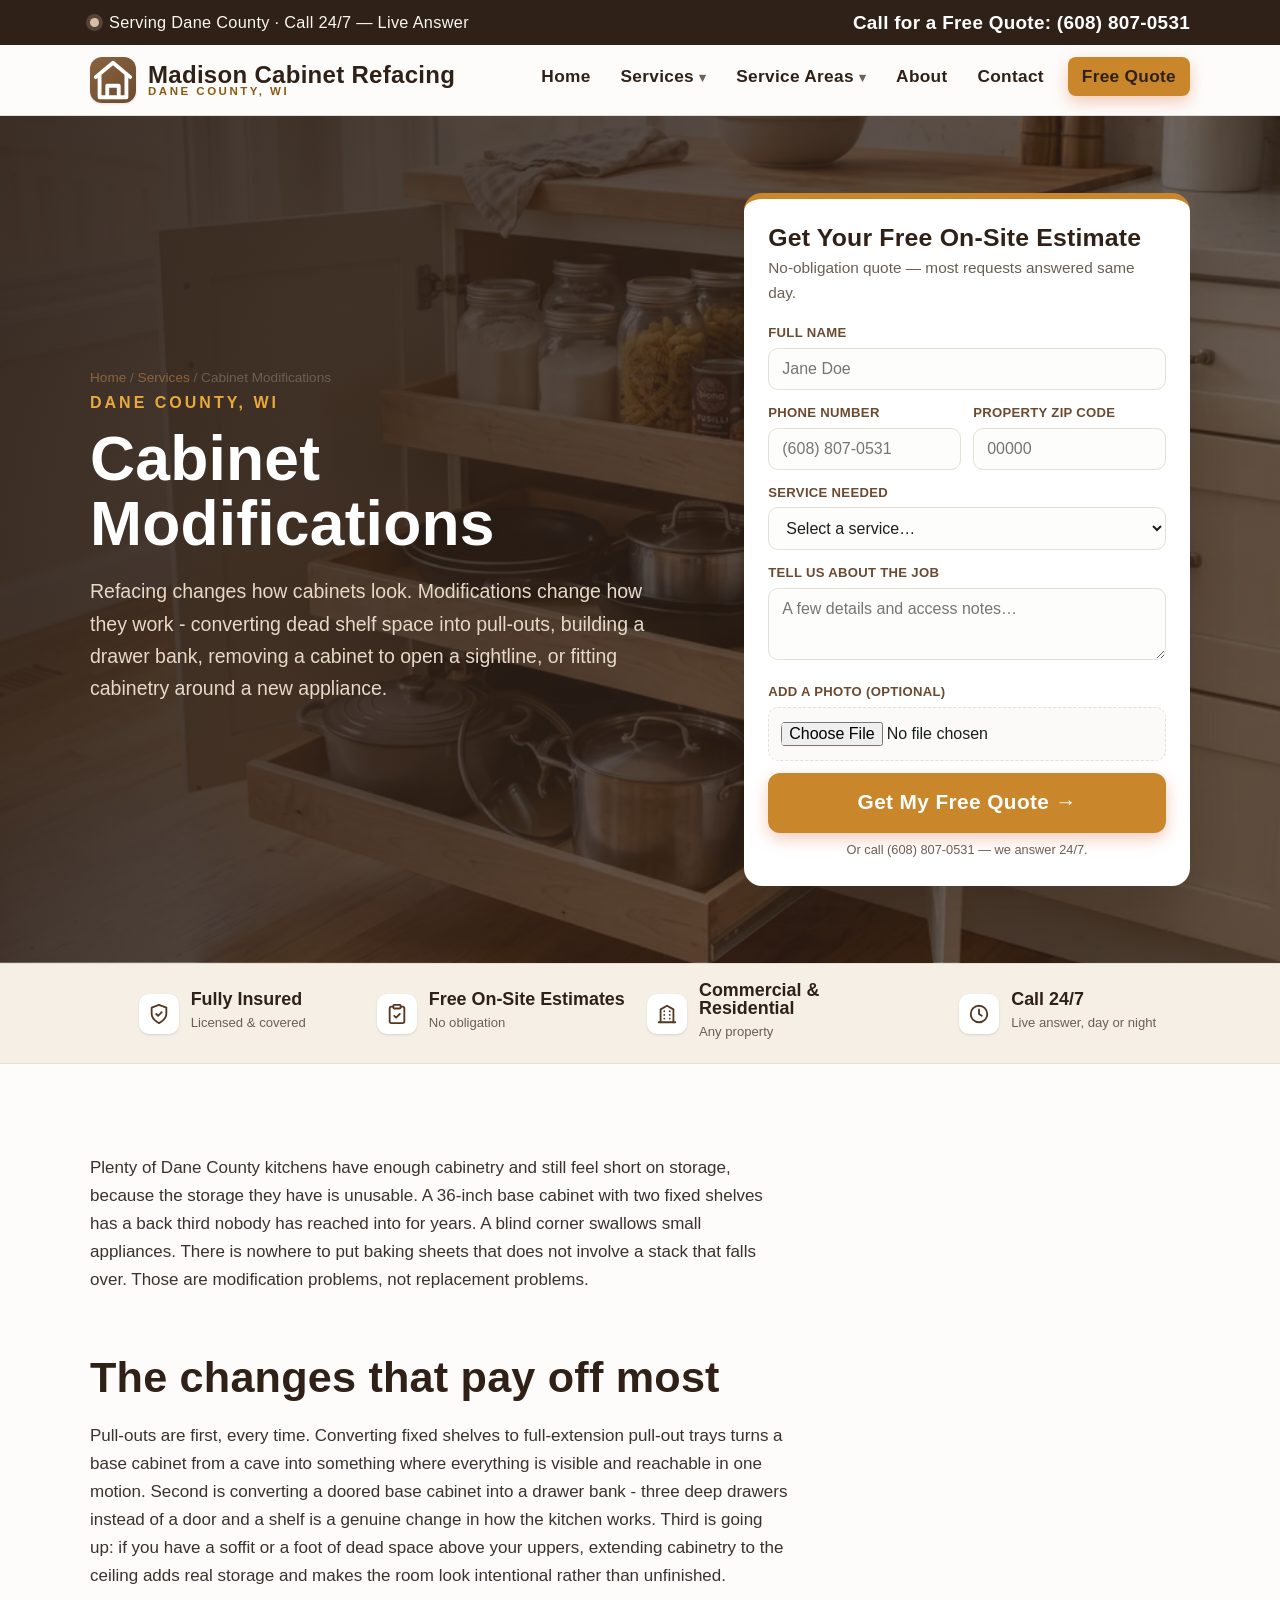
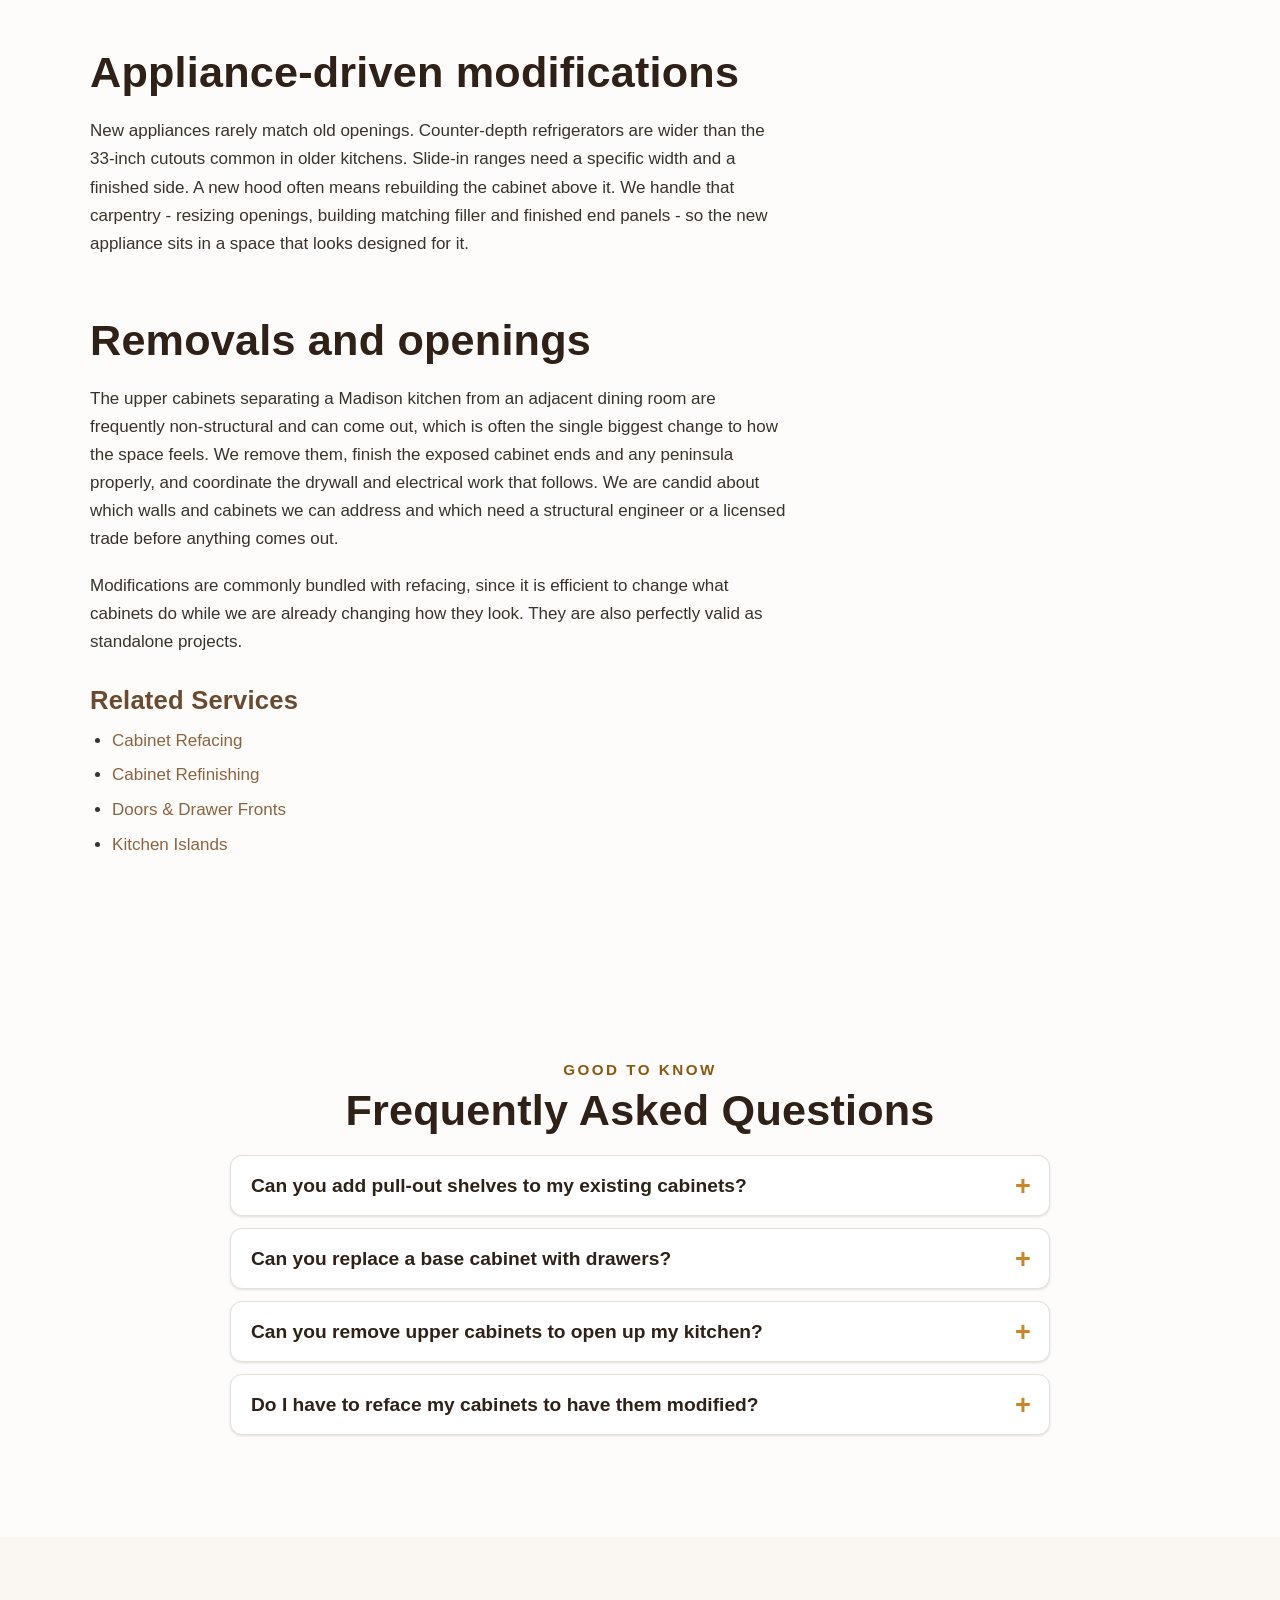
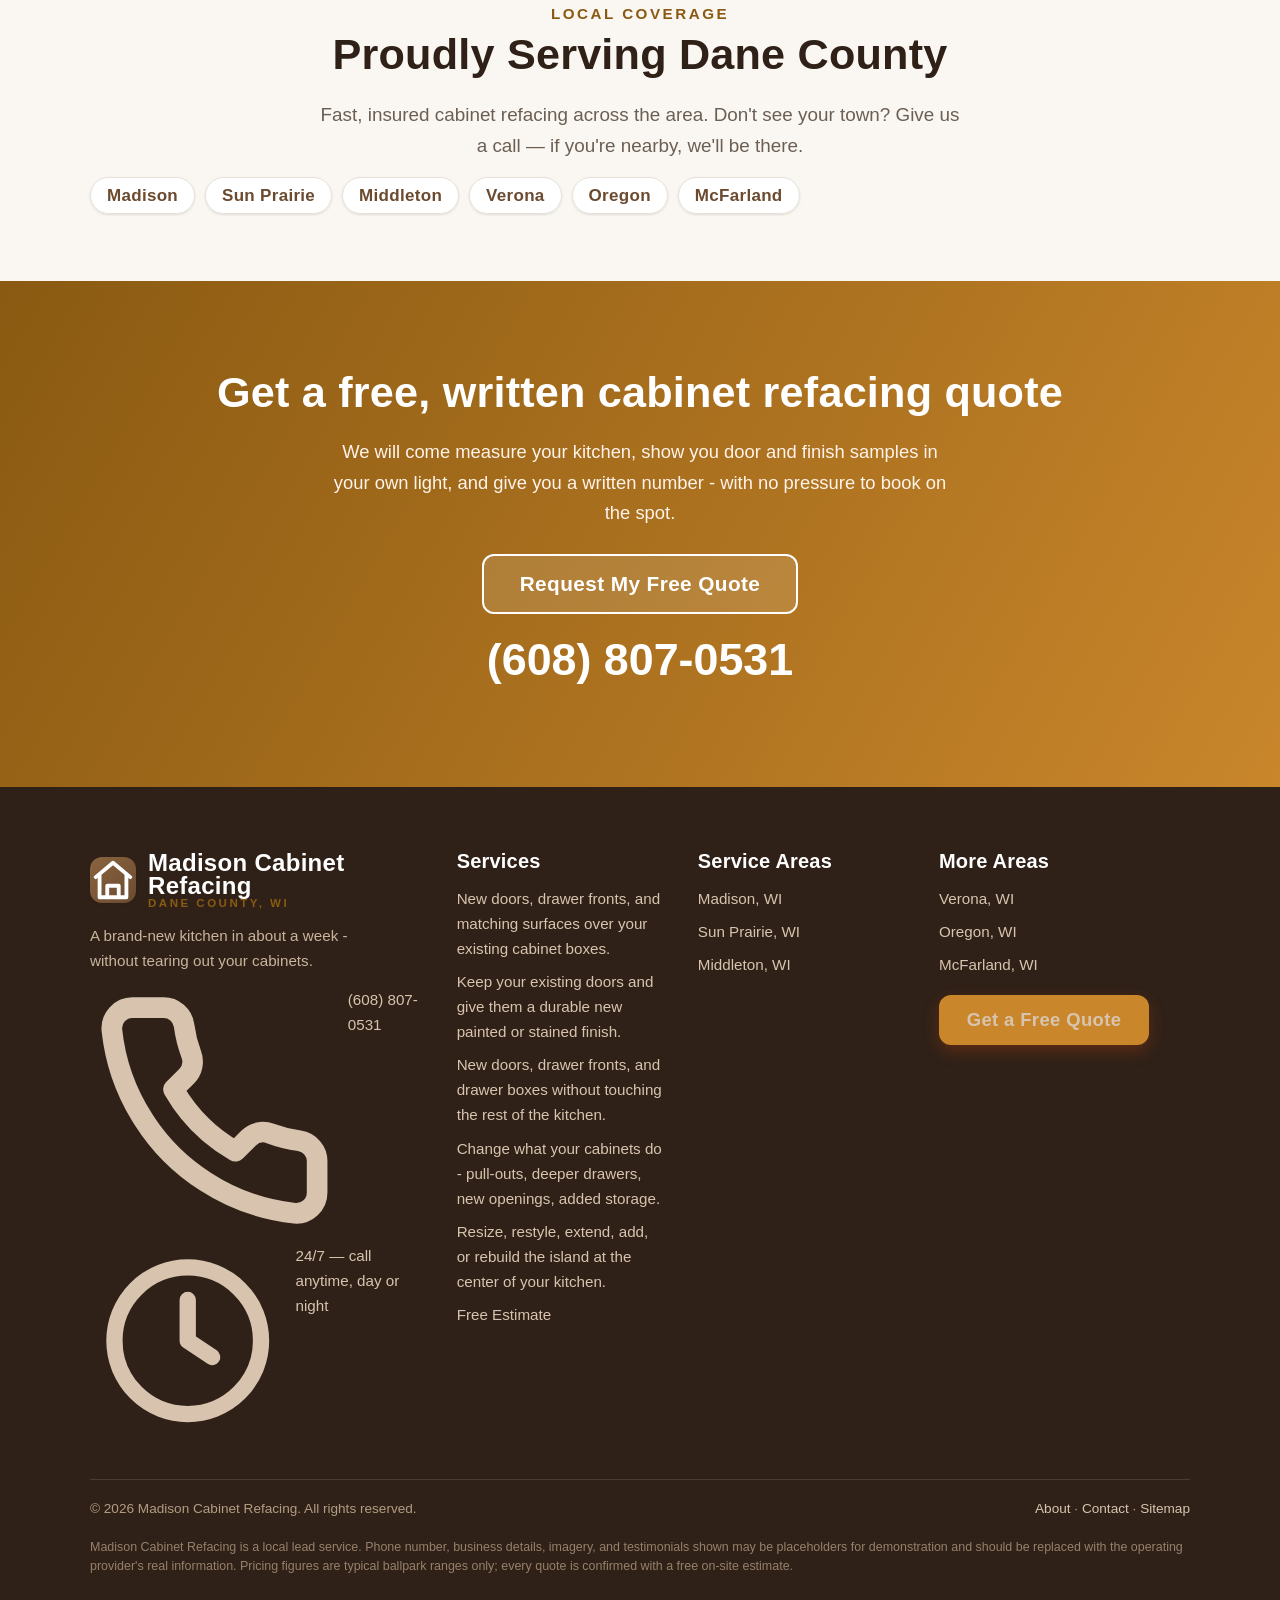
<file: cabinet-modifications/index.html>
<!DOCTYPE html>
<html lang="en">
<head>
<meta charset="utf-8">
<meta name="viewport" content="width=device-width, initial-scale=1">
<!-- Google tag (gtag.js) -->
<script async src="https://www.googletagmanager.com/gtag/js?id=G-HV7G3ZGDNJ"></script>
<script>window.dataLayer=window.dataLayer||[];function gtag(){dataLayer.push(arguments);}gtag("js",new Date());gtag("config","G-HV7G3ZGDNJ");</script>
<title>Cabinet Modifications Madison WI | Pull-Outs & More</title>
<meta name="description" content="Cabinet modifications in Madison, WI - pull-out shelves, drawer banks, cabinet removal, appliance openings, and taller uppers. Free assessment.">
<link rel="canonical" href="https://madisoncabinetrefacing.com/cabinet-modifications/">
<meta name="robots" content="index, follow">
<meta name="geo.region" content="US-WI">
<meta name="geo.placename" content="Madison, Wisconsin">
<meta property="og:type" content="website">
<meta property="og:title" content="Cabinet Modifications Madison WI | Pull-Outs & More">
<meta property="og:description" content="Cabinet modifications in Madison, WI - pull-out shelves, drawer banks, cabinet removal, appliance openings, and taller uppers. Free assessment.">
<meta property="og:url" content="https://madisoncabinetrefacing.com/cabinet-modifications/">
<meta property="og:image" content="https://madisoncabinetrefacing.com/og-image.jpg">
<meta property="og:site_name" content="Madison Cabinet Refacing">
<meta name="twitter:card" content="summary_large_image">
<link rel="icon" href="data:image/svg+xml,%3Csvg xmlns=%27http://www.w3.org/2000/svg%27 viewBox=%270 0 32 32%27%3E%3Crect width=%2732%27 height=%2732%27 rx=%277%27 fill=%27%236B4A2F%27/%3E%3Ctext x=%2716%27 y=%2722%27 font-size=%2718%27 text-anchor=%27middle%27 fill=%27%23E8A93F%27 font-family=%27Arial%27 font-weight=%27bold%27%3EM%3C/text%3E%3C/svg%3E">
<link rel="preload" as="image" href="/service-cabinet-modifications.webp" fetchpriority="high">
<link rel="preconnect" href="https://fonts.googleapis.com"><link rel="preconnect" href="https://fonts.gstatic.com" crossorigin><link href="https://fonts.googleapis.com/css2?family=Fraunces:opsz,wght@9..144,500;9..144,700&family=Inter:wght@400;500;600;700&display=swap" rel="stylesheet">
<link rel="stylesheet" href="/css/style.css">
<script type="application/ld+json">{"@context": "https://schema.org", "@type": "LocalBusiness", "@id": "https://madisoncabinetrefacing.com/#business", "name": "Madison Cabinet Refacing", "image": "https://madisoncabinetrefacing.com/og-image.jpg", "url": "https://madisoncabinetrefacing.com/cabinet-modifications/", "telephone": "+16088070531", "priceRange": "$$", "address": {"@type": "PostalAddress", "streetAddress": "Service address on file - by appointment", "addressLocality": "Madison", "addressRegion": "WI", "postalCode": "53713", "addressCountry": "US"}, "geo": {"@type": "GeoCoordinates", "latitude": 43.0731, "longitude": -89.4012}, "areaServed": [{"@type": "City", "name": "Madison, WI"}, {"@type": "City", "name": "Sun Prairie, WI"}, {"@type": "City", "name": "Middleton, WI"}, {"@type": "City", "name": "Verona, WI"}, {"@type": "City", "name": "Oregon, WI"}, {"@type": "City", "name": "McFarland, WI"}, {"@type": "AdministrativeArea", "name": "Dane County"}], "openingHoursSpecification": [{"@type": "OpeningHoursSpecification", "dayOfWeek": ["Monday", "Tuesday", "Wednesday", "Thursday", "Friday", "Saturday", "Sunday"], "opens": "00:00", "closes": "23:59"}], "makesOffer": [{"@type": "Offer", "itemOffered": {"@type": "Service", "name": "Cabinet Refacing"}}, {"@type": "Offer", "itemOffered": {"@type": "Service", "name": "Cabinet Refinishing"}}, {"@type": "Offer", "itemOffered": {"@type": "Service", "name": "Doors & Drawer Fronts"}}, {"@type": "Offer", "itemOffered": {"@type": "Service", "name": "Cabinet Modifications"}}, {"@type": "Offer", "itemOffered": {"@type": "Service", "name": "Kitchen Islands"}}]}</script>
<script type="application/ld+json">{"@context": "https://schema.org", "@type": "BreadcrumbList", "itemListElement": [{"@type": "ListItem", "position": 1, "name": "Home", "item": "https://madisoncabinetrefacing.com/"}, {"@type": "ListItem", "position": 2, "name": "Services", "item": "https://madisoncabinetrefacing.com/cabinet-modifications/"}, {"@type": "ListItem", "position": 3, "name": "Cabinet Modifications", "item": "https://madisoncabinetrefacing.com/cabinet-modifications/"}]}</script>
<script type="application/ld+json">{"@context": "https://schema.org", "@type": "Service", "name": "Cabinet Modifications", "provider": {"@id": "https://madisoncabinetrefacing.com/#business"}, "areaServed": [{"@type": "City", "name": "Madison, WI"}, {"@type": "City", "name": "Sun Prairie, WI"}, {"@type": "City", "name": "Middleton, WI"}, {"@type": "City", "name": "Verona, WI"}, {"@type": "City", "name": "Oregon, WI"}, {"@type": "City", "name": "McFarland, WI"}], "description": "Cabinet modifications in Madison, WI - pull-out shelves, drawer banks, cabinet removal, appliance openings, and taller uppers. Free assessment."}</script>
<script type="application/ld+json">{"@context": "https://schema.org", "@type": "FAQPage", "mainEntity": [{"@type": "Question", "name": "Can you add pull-out shelves to my existing cabinets?", "acceptedAnswer": {"@type": "Answer", "text": "Yes, and it is our most requested modification. We measure the cabinet interior, account for face-frame overlay and hinge intrusion, and build pull-outs on full-extension soft-close glides. Most base cabinets are candidates, including sink bases with plumbing worked around."}}, {"@type": "Question", "name": "Can you replace a base cabinet with drawers?", "acceptedAnswer": {"@type": "Answer", "text": "Yes. Converting a doored base cabinet into a three-drawer bank is one of the highest-value changes available in an existing kitchen. Depending on construction, we either retrofit the existing box or build a new drawer-bank box to match your run."}}, {"@type": "Question", "name": "Can you remove upper cabinets to open up my kitchen?", "acceptedAnswer": {"@type": "Answer", "text": "Usually. Upper cabinets between a kitchen and dining area are typically non-structural. We remove them, properly finish any exposed cabinet ends, and coordinate the drywall, paint, and electrical follow-up. If a wall or header is involved, we will tell you that a structural professional needs to weigh in first."}}, {"@type": "Question", "name": "Do I have to reface my cabinets to have them modified?", "acceptedAnswer": {"@type": "Answer", "text": "No. Modifications stand alone. That said, if we are building a new drawer bank inside an existing run, matching a decade-old finish exactly is hard, so bundling modifications with refacing produces a more cohesive result - and saves a second mobilization."}}]}</script>
</head>
<body>
<div class="callbar"><div class="callbar__inner">
  <div class="callbar__msg"><span class="dot" aria-hidden="true"></span>
    <span class="callbar__msg-text">Serving Dane County &middot; Call 24/7 &mdash; Live Answer</span>
    <span class="callbar__msg-text-short">Call 24/7 &mdash; Live Answer</span></div>
  <a class="callbar__phone" href="tel:+16088070531"><svg viewBox="0 0 24 24" fill="none" stroke="currentColor" stroke-width="2" stroke-linecap="round" stroke-linejoin="round"><path d="M22 16.92v3a2 2 0 0 1-2.18 2 19.79 19.79 0 0 1-8.63-3.07 19.5 19.5 0 0 1-6-6 19.79 19.79 0 0 1-3.07-8.67A2 2 0 0 1 4.11 2h3a2 2 0 0 1 2 1.72c.13.96.36 1.9.7 2.81a2 2 0 0 1-.45 2.11L8.09 9.91a16 16 0 0 0 6 6l1.27-1.27a2 2 0 0 1 2.11-.45c.9.34 1.85.57 2.81.7A2 2 0 0 1 22 16.92z"/></svg> Call for a Free Quote: (608) 807-0531</a>
</div></div>
<header class="site-header"><nav class="nav" aria-label="Primary">
  <a class="brand" href="/" aria-label="Madison Cabinet Refacing home">
    <span class="brand__mark" aria-hidden="true"><svg viewBox="0 0 24 24" fill="none" stroke="currentColor" stroke-width="2" stroke-linecap="round" stroke-linejoin="round"><path d="M3 10.5 12 3l9 7.5"/><path d="M5 9.5V21h14V9.5"/><path d="M9 21v-6h6v6"/></svg></span>
    <span class="brand__name">Madison Cabinet Refacing<span>Dane County, WI</span></span></a>
  <button class="nav__toggle" aria-label="Toggle menu" aria-expanded="false" aria-controls="menu">&#9776;</button>
  <ul class="nav__links" id="menu">
    <li><a href="/">Home</a></li>
    <li class="has-drop"><a href="/cabinet-refacing/">Services</a><div class="drop"><a href="/cabinet-refacing/">Cabinet Refacing</a><a href="/cabinet-refinishing/">Cabinet Refinishing</a><a href="/cabinet-door-and-drawer-replacement/">Doors & Drawer Fronts</a><a href="/cabinet-modifications/">Cabinet Modifications</a><a href="/kitchen-island-modifications/">Kitchen Islands</a></div></li>
    <li class="has-drop"><a href="/cabinet-refacing-madison-wi/">Service Areas</a><div class="drop drop--cols"><a href="/cabinet-refacing-madison-wi/">Madison</a><a href="/cabinet-refacing-sun-prairie-wi/">Sun Prairie</a><a href="/cabinet-refacing-middleton-wi/">Middleton</a><a href="/cabinet-refacing-verona-wi/">Verona</a><a href="/cabinet-refacing-oregon-wi/">Oregon</a><a href="/cabinet-refacing-mcfarland-wi/">McFarland</a></div></li>
    <li><a href="/about/">About</a></li>
    <li><a href="/contact/">Contact</a></li>
    <li class="nav__cta"><a class="btn btn--primary" href="/contact/">Free Quote</a></li>
  </ul></nav></header>
<section class="hero" style="--hero-img:url(/service-cabinet-modifications.webp)"><div class="hero__inner">
  <div class="hero__copy"><nav class="crumbs" aria-label="Breadcrumb"><a href="/">Home</a> / <a href="/cabinet-modifications/">Services</a> / <span>Cabinet Modifications</span></nav><p class="hero__loc">Dane County, WI</p><h1>Cabinet Modifications</h1>
    <p class="lead">Refacing changes how cabinets look. Modifications change how they work - converting dead shelf space into pull-outs, building a drawer bank, removing a cabinet to open a sightline, or fitting cabinetry around a new appliance.</p></div>
  <div class="hero__form-wrap">
<form class="leadform" id="lead-cabinet-modifications" action="https://formspree.io/f/xgawwdbb" method="post" enctype="multipart/form-data" data-lead novalidate><input type="hidden" name="_subject" value="New quote request &mdash; Madison Cabinet Refacing"><input type="text" name="_gotcha" tabindex="-1" autocomplete="off" style="display:none" aria-hidden="true">
  <h3>Get Your Free On-Site Estimate</h3><p class="leadform__sub">No-obligation quote — most requests answered same day.</p>
  <div class="field"><label for="lead-cabinet-modifications-name">Full Name</label>
    <input id="lead-cabinet-modifications-name" name="name" type="text" autocomplete="name" placeholder="Jane Doe" required>
    <span class="form-error">Please enter your name.</span></div>
  <div class="field--row">
    <div class="field"><label for="lead-cabinet-modifications-phone">Phone Number</label>
      <input id="lead-cabinet-modifications-phone" name="phone" type="tel" inputmode="tel" autocomplete="tel" placeholder="(608) 807-0531" required>
      <span class="form-error">Enter a valid phone number.</span></div>
    <div class="field"><label for="lead-cabinet-modifications-zip">Property Zip Code</label>
      <input id="lead-cabinet-modifications-zip" name="zip" type="text" inputmode="numeric" pattern="[0-9]{5}" maxlength="5" placeholder="00000" required>
      <span class="form-error">Enter your 5-digit zip.</span></div></div>
  <div class="field"><label for="lead-cabinet-modifications-service">Service Needed</label>
    <select id="lead-cabinet-modifications-service" name="service" required><option value="">Select a service…</option><option value="Cabinet Refacing">Cabinet Refacing</option><option value="Cabinet Refinishing">Cabinet Refinishing</option><option value="Doors & Drawer Fronts">Doors & Drawer Fronts</option><option value="Cabinet Modifications">Cabinet Modifications</option><option value="Kitchen Islands">Kitchen Islands</option><option value="Multiple Linear Feet">Multiple Linear Feet</option><option value="Commercial Project">Commercial Project</option><option value="Other / Not Sure">Other / Not Sure</option></select>
    <span class="form-error">Please choose a service.</span></div>
  <div class="field"><label for="lead-cabinet-modifications-msg">Tell Us About the Job</label>
    <textarea id="lead-cabinet-modifications-msg" name="message" placeholder="A few details and access notes…"></textarea></div>
  <div class="field"><label for="lead-cabinet-modifications-photo">Add a Photo (optional)</label>
    <div class="field-file"><input id="lead-cabinet-modifications-photo" name="photo" type="file" accept="image/*"></div></div>
  <input type="hidden" name="source_page" value="">
  <button class="btn btn--primary btn--block btn--lg" type="submit">Get My Free Quote →</button>
  <p class="form-note">Or call (608) 807-0531 — we answer 24/7.</p>
  <div class="form-success" role="status">✅ Thanks! Your request is in. We'll call you shortly to confirm your free on-site estimate.</div>
</form></div>
</div></section><section class="trustbar" aria-label="Why homeowners trust us"><div class="trustbar__grid"><div class="badge"><span class="badge__ico"><svg viewBox="0 0 24 24" fill="none" stroke="currentColor" stroke-width="2" stroke-linecap="round" stroke-linejoin="round"><path d="M12 22s8-4 8-10V5l-8-3-8 3v7c0 6 8 10 8 10z"/><path d="m9 12 2 2 4-4"/></svg></span><span class="badge__txt"><strong>Fully Insured</strong><span>Licensed &amp; covered</span></span></div><div class="badge"><span class="badge__ico"><svg viewBox="0 0 24 24" fill="none" stroke="currentColor" stroke-width="2" stroke-linecap="round" stroke-linejoin="round"><rect x="8" y="2" width="8" height="4" rx="1"/><path d="M16 4h2a2 2 0 0 1 2 2v14a2 2 0 0 1-2 2H6a2 2 0 0 1-2-2V6a2 2 0 0 1 2-2h2"/><path d="m9 14 2 2 4-4"/></svg></span><span class="badge__txt"><strong>Free On-Site Estimates</strong><span>No obligation</span></span></div><div class="badge"><span class="badge__ico"><svg viewBox="0 0 24 24" fill="none" stroke="currentColor" stroke-width="2" stroke-linecap="round" stroke-linejoin="round"><path d="M3 21h18"/><path d="M5 21V7l7-4 7 4v14"/><path d="M9 9h.01M9 13h.01M9 17h.01M15 9h.01M15 13h.01M15 17h.01"/></svg></span><span class="badge__txt"><strong>Commercial &amp; Residential</strong><span>Any property</span></span></div><div class="badge"><span class="badge__ico"><svg viewBox="0 0 24 24" fill="none" stroke="currentColor" stroke-width="2" stroke-linecap="round" stroke-linejoin="round"><circle cx="12" cy="12" r="9"/><path d="M12 7v5l3 2"/></svg></span><span class="badge__txt"><strong>Call 24/7</strong><span>Live answer, day or night</span></span></div></div></section><section class="section"><div class="container"><article class="prose"><p>Plenty of Dane County kitchens have enough cabinetry and still feel short on storage, because the storage they have is unusable. A 36-inch base cabinet with two fixed shelves has a back third nobody has reached into for years. A blind corner swallows small appliances. There is nowhere to put baking sheets that does not involve a stack that falls over. Those are modification problems, not replacement problems.</p>
<h2>The changes that pay off most</h2>
<p>Pull-outs are first, every time. Converting fixed shelves to full-extension pull-out trays turns a base cabinet from a cave into something where everything is visible and reachable in one motion. Second is converting a doored base cabinet into a drawer bank - three deep drawers instead of a door and a shelf is a genuine change in how the kitchen works. Third is going up: if you have a soffit or a foot of dead space above your uppers, extending cabinetry to the ceiling adds real storage and makes the room look intentional rather than unfinished.</p>
<h2>Appliance-driven modifications</h2>
<p>New appliances rarely match old openings. Counter-depth refrigerators are wider than the 33-inch cutouts common in older kitchens. Slide-in ranges need a specific width and a finished side. A new hood often means rebuilding the cabinet above it. We handle that carpentry - resizing openings, building matching filler and finished end panels - so the new appliance sits in a space that looks designed for it.</p>
<h2>Removals and openings</h2>
<p>The upper cabinets separating a Madison kitchen from an adjacent dining room are frequently non-structural and can come out, which is often the single biggest change to how the space feels. We remove them, finish the exposed cabinet ends and any peninsula properly, and coordinate the drywall and electrical work that follows. We are candid about which walls and cabinets we can address and which need a structural engineer or a licensed trade before anything comes out.</p>
<p>Modifications are commonly bundled with refacing, since it is efficient to change what cabinets do while we are already changing how they look. They are also perfectly valid as standalone projects.</p><h3>Related Services</h3><ul><li><a href="/cabinet-refacing/">Cabinet Refacing</a></li><li><a href="/cabinet-refinishing/">Cabinet Refinishing</a></li><li><a href="/cabinet-door-and-drawer-replacement/">Doors & Drawer Fronts</a></li><li><a href="/kitchen-island-modifications/">Kitchen Islands</a></li></ul></article></div></section><section class="section"><div class="container"><div class="center"><p class="eyebrow">Good to Know</p><h2>Frequently Asked Questions</h2></div><div class="faq"><div class="faq__item"><button class="faq__q" type="button">Can you add pull-out shelves to my existing cabinets?</button><div class="faq__a"><div class="faq__a-inner">Yes, and it is our most requested modification. We measure the cabinet interior, account for face-frame overlay and hinge intrusion, and build pull-outs on full-extension soft-close glides. Most base cabinets are candidates, including sink bases with plumbing worked around.</div></div></div><div class="faq__item"><button class="faq__q" type="button">Can you replace a base cabinet with drawers?</button><div class="faq__a"><div class="faq__a-inner">Yes. Converting a doored base cabinet into a three-drawer bank is one of the highest-value changes available in an existing kitchen. Depending on construction, we either retrofit the existing box or build a new drawer-bank box to match your run.</div></div></div><div class="faq__item"><button class="faq__q" type="button">Can you remove upper cabinets to open up my kitchen?</button><div class="faq__a"><div class="faq__a-inner">Usually. Upper cabinets between a kitchen and dining area are typically non-structural. We remove them, properly finish any exposed cabinet ends, and coordinate the drywall, paint, and electrical follow-up. If a wall or header is involved, we will tell you that a structural professional needs to weigh in first.</div></div></div><div class="faq__item"><button class="faq__q" type="button">Do I have to reface my cabinets to have them modified?</button><div class="faq__a"><div class="faq__a-inner">No. Modifications stand alone. That said, if we are building a new drawer bank inside an existing run, matching a decade-old finish exactly is hard, so bundling modifications with refacing produces a more cohesive result - and saves a second mobilization.</div></div></div></div></div></section>
<section class="section section--tight section--sand"><div class="container center">
  <p class="eyebrow">Local Coverage</p><h2>Proudly Serving Dane County</h2>
  <p class="lead">Fast, insured cabinet refacing across the area. Don't see your town? Give us a call — if you're nearby, we'll be there.</p>
  <ul class="chips"><li><a href="/cabinet-refacing-madison-wi/">Madison</a></li><li><a href="/cabinet-refacing-sun-prairie-wi/">Sun Prairie</a></li><li><a href="/cabinet-refacing-middleton-wi/">Middleton</a></li><li><a href="/cabinet-refacing-verona-wi/">Verona</a></li><li><a href="/cabinet-refacing-oregon-wi/">Oregon</a></li><li><a href="/cabinet-refacing-mcfarland-wi/">McFarland</a></li></ul></div></section>
<section class="section ctaband"><div class="container"><h2>Get a free, written cabinet refacing quote</h2><p>We will come measure your kitchen, show you door and finish samples in your own light, and give you a written number - with no pressure to book on the spot.</p>
  <a class="btn btn--ghost-light btn--lg" href="/contact/">Request My Free Quote</a>
  <div><a class="ctaband__phone" href="tel:+16088070531">(608) 807-0531</a></div></div></section>
<footer class="footer"><div class="container"><div class="footer__grid">
  <div><div class="brand"><span class="brand__mark" aria-hidden="true"><svg viewBox="0 0 24 24" fill="none" stroke="currentColor" stroke-width="2" stroke-linecap="round" stroke-linejoin="round"><path d="M3 10.5 12 3l9 7.5"/><path d="M5 9.5V21h14V9.5"/><path d="M9 21v-6h6v6"/></svg></span>
      <span class="brand__name" style="color:#fff">Madison Cabinet Refacing<span>Dane County, WI</span></span></div>
    <p class="footer__brandtext">A brand-new kitchen in about a week - without tearing out your cabinets.</p>
    <ul class="footer__contact" style="list-style:none;padding:0;margin:14px 0 0">
      <li><svg viewBox="0 0 24 24" fill="none" stroke="currentColor" stroke-width="2" stroke-linecap="round" stroke-linejoin="round"><path d="M22 16.92v3a2 2 0 0 1-2.18 2 19.79 19.79 0 0 1-8.63-3.07 19.5 19.5 0 0 1-6-6 19.79 19.79 0 0 1-3.07-8.67A2 2 0 0 1 4.11 2h3a2 2 0 0 1 2 1.72c.13.96.36 1.9.7 2.81a2 2 0 0 1-.45 2.11L8.09 9.91a16 16 0 0 0 6 6l1.27-1.27a2 2 0 0 1 2.11-.45c.9.34 1.85.57 2.81.7A2 2 0 0 1 22 16.92z"/></svg> <a href="tel:+16088070531">(608) 807-0531</a></li>
      <li><svg viewBox="0 0 24 24" fill="none" stroke="currentColor" stroke-width="2" stroke-linecap="round" stroke-linejoin="round"><circle cx="12" cy="12" r="9"/><path d="M12 7v5l3 2"/></svg> <span>24/7 — call anytime, day or night</span></li></ul></div>
  <div><h4>Services</h4><ul><li><a href="/cabinet-refacing/">New doors, drawer fronts, and matching surfaces over your existing cabinet boxes.</a></li><li><a href="/cabinet-refinishing/">Keep your existing doors and give them a durable new painted or stained finish.</a></li><li><a href="/cabinet-door-and-drawer-replacement/">New doors, drawer fronts, and drawer boxes without touching the rest of the kitchen.</a></li><li><a href="/cabinet-modifications/">Change what your cabinets do - pull-outs, deeper drawers, new openings, added storage.</a></li><li><a href="/kitchen-island-modifications/">Resize, restyle, extend, add, or rebuild the island at the center of your kitchen.</a></li><li><a href="/contact/">Free Estimate</a></li></ul></div>
  <div><h4>Service Areas</h4><ul><li><a href="/cabinet-refacing-madison-wi/">Madison, WI</a></li><li><a href="/cabinet-refacing-sun-prairie-wi/">Sun Prairie, WI</a></li><li><a href="/cabinet-refacing-middleton-wi/">Middleton, WI</a></li></ul></div>
  <div><h4>More Areas</h4><ul><li><a href="/cabinet-refacing-verona-wi/">Verona, WI</a></li><li><a href="/cabinet-refacing-oregon-wi/">Oregon, WI</a></li><li><a href="/cabinet-refacing-mcfarland-wi/">McFarland, WI</a></li></ul><a class="btn btn--primary" href="/contact/" style="margin-top:10px">Get a Free Quote</a></div>
</div></div><div class="container"><div class="footer__bottom">
  <span>&copy; <span id="year">2026</span> Madison Cabinet Refacing. All rights reserved.</span>
  <span><a href="/about/">About</a> &middot; <a href="/contact/">Contact</a> &middot; <a href="/sitemap.xml">Sitemap</a></span>
</div></div>
<p class="footer__disclaimer">Madison Cabinet Refacing is a local lead service. Phone number, business details, imagery, and testimonials shown may be placeholders for demonstration and should be replaced with the operating provider's real information. Pricing figures are typical ballpark ranges only; every quote is confirmed with a free on-site estimate.</p>
</footer><a class="floatcall" href="tel:+16088070531"><svg viewBox="0 0 24 24" fill="none" stroke="currentColor" stroke-width="2" stroke-linecap="round" stroke-linejoin="round"><path d="M22 16.92v3a2 2 0 0 1-2.18 2 19.79 19.79 0 0 1-8.63-3.07 19.5 19.5 0 0 1-6-6 19.79 19.79 0 0 1-3.07-8.67A2 2 0 0 1 4.11 2h3a2 2 0 0 1 2 1.72c.13.96.36 1.9.7 2.81a2 2 0 0 1-.45 2.11L8.09 9.91a16 16 0 0 0 6 6l1.27-1.27a2 2 0 0 1 2.11-.45c.9.34 1.85.57 2.81.7A2 2 0 0 1 22 16.92z"/></svg> Call Now</a>
<script src="/js/main.js"></script>
</body>
</html>
</file>
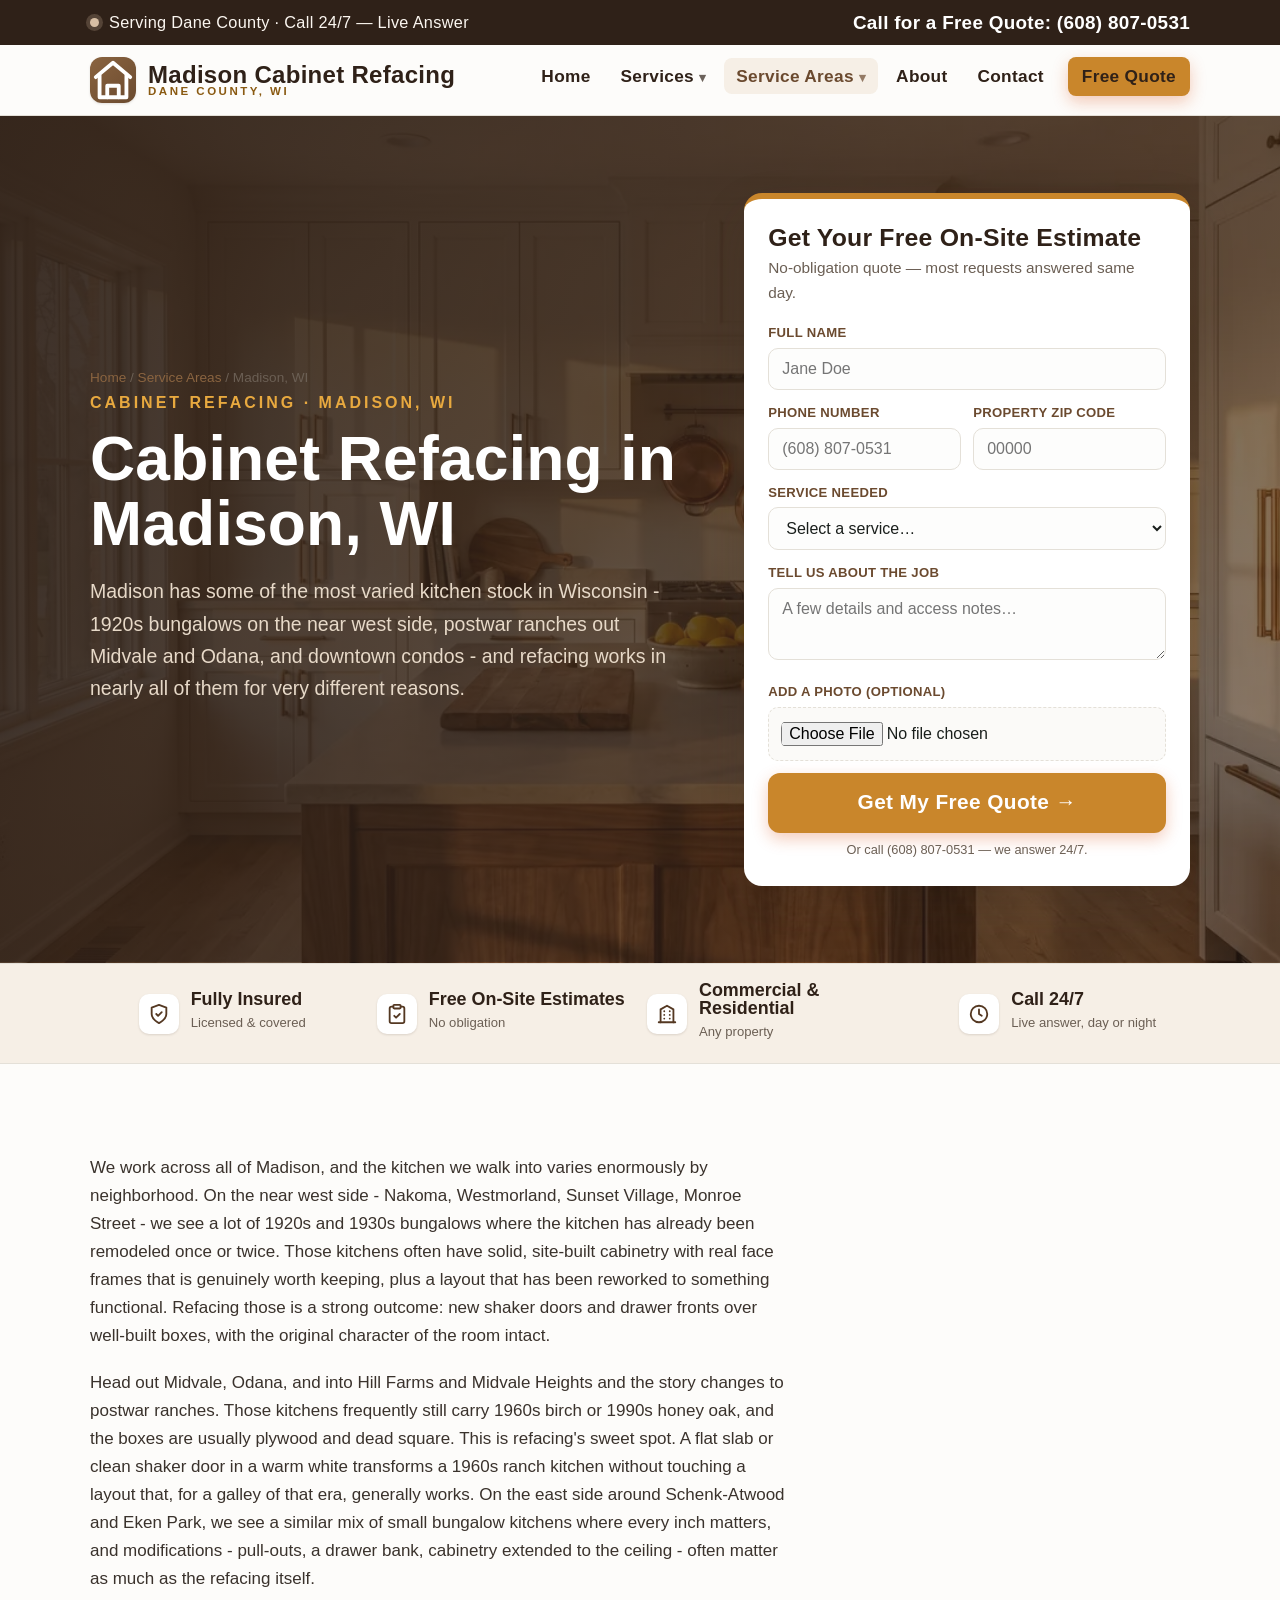
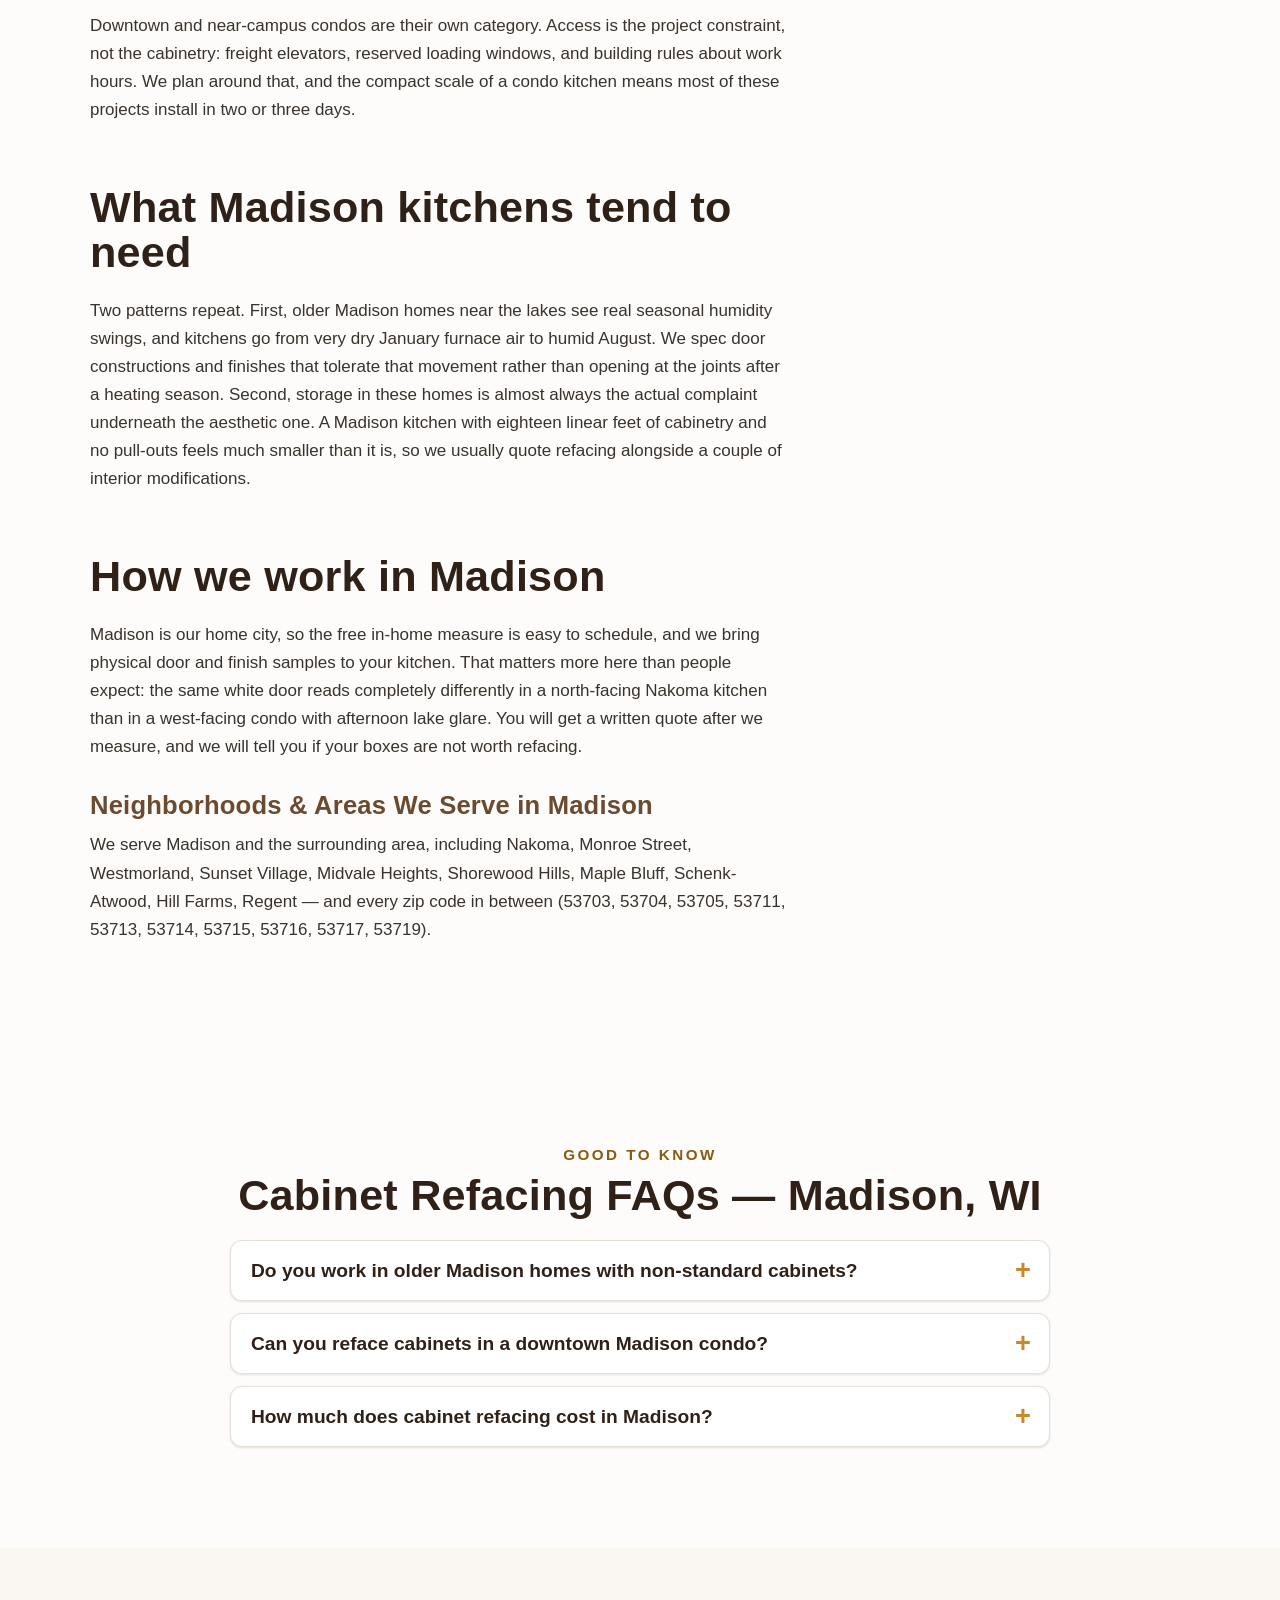
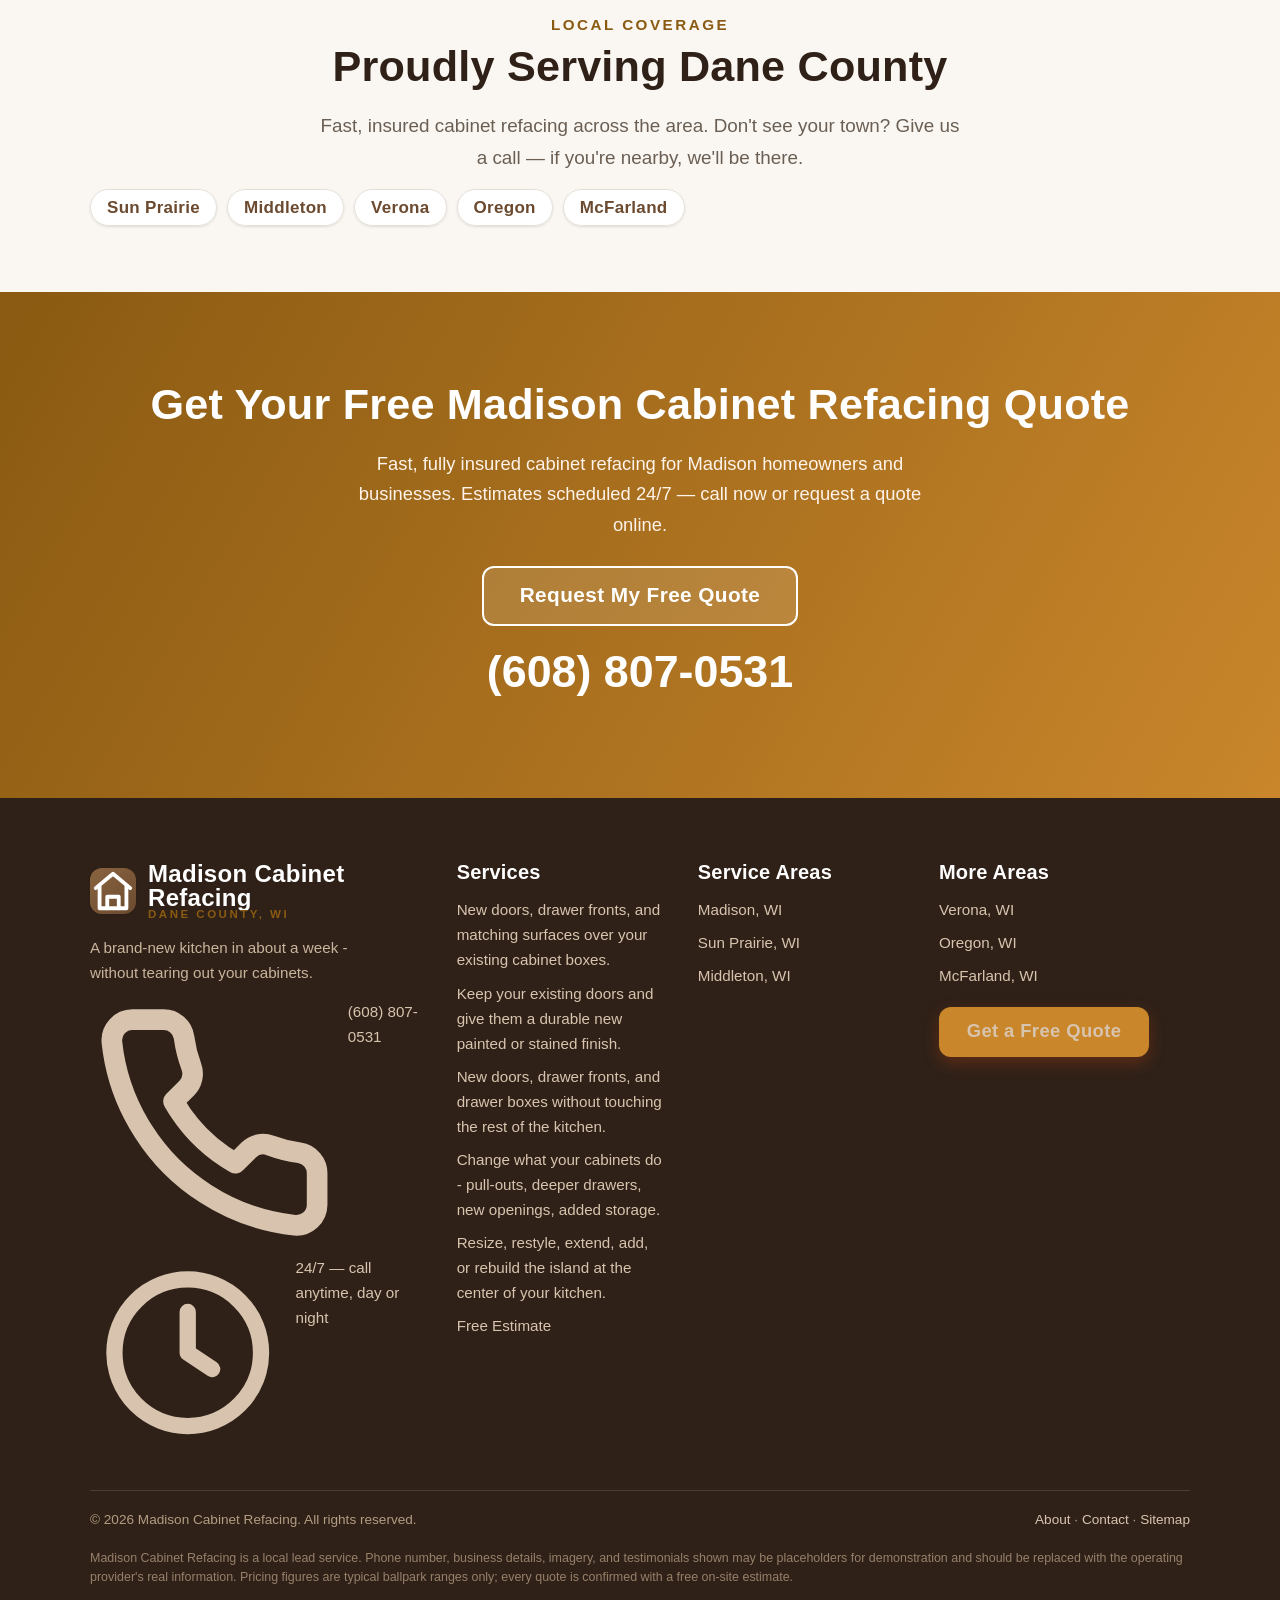
<file: cabinet-refacing-madison-wi/index.html>
<!DOCTYPE html>
<html lang="en">
<head>
<meta charset="utf-8">
<meta name="viewport" content="width=device-width, initial-scale=1">
<!-- Google tag (gtag.js) -->
<script async src="https://www.googletagmanager.com/gtag/js?id=G-HV7G3ZGDNJ"></script>
<script>window.dataLayer=window.dataLayer||[];function gtag(){dataLayer.push(arguments);}gtag("js",new Date());gtag("config","G-HV7G3ZGDNJ");</script>
<title>Cabinet Refacing Madison, WI | Free In-Home Quote</title>
<meta name="description" content="Cabinet refacing and refinishing in Madison, WI. Bungalows, west-side ranches, and downtown condos. Most kitchens done in 3-5 days. Free quote.">
<link rel="canonical" href="https://madisoncabinetrefacing.com/cabinet-refacing-madison-wi/">
<meta name="robots" content="index, follow">
<meta name="geo.region" content="US-WI">
<meta name="geo.placename" content="Madison, Wisconsin">
<meta property="og:type" content="website">
<meta property="og:title" content="Cabinet Refacing Madison, WI | Free In-Home Quote">
<meta property="og:description" content="Cabinet refacing and refinishing in Madison, WI. Bungalows, west-side ranches, and downtown condos. Most kitchens done in 3-5 days. Free quote.">
<meta property="og:url" content="https://madisoncabinetrefacing.com/cabinet-refacing-madison-wi/">
<meta property="og:image" content="https://madisoncabinetrefacing.com/og-image.jpg">
<meta property="og:site_name" content="Madison Cabinet Refacing">
<meta name="twitter:card" content="summary_large_image">
<link rel="icon" href="data:image/svg+xml,%3Csvg xmlns=%27http://www.w3.org/2000/svg%27 viewBox=%270 0 32 32%27%3E%3Crect width=%2732%27 height=%2732%27 rx=%277%27 fill=%27%236B4A2F%27/%3E%3Ctext x=%2716%27 y=%2722%27 font-size=%2718%27 text-anchor=%27middle%27 fill=%27%23E8A93F%27 font-family=%27Arial%27 font-weight=%27bold%27%3EM%3C/text%3E%3C/svg%3E">
<link rel="preload" as="image" href="/hero-cabinet-refacing-madison.webp" fetchpriority="high">
<link rel="preconnect" href="https://fonts.googleapis.com"><link rel="preconnect" href="https://fonts.gstatic.com" crossorigin><link href="https://fonts.googleapis.com/css2?family=Fraunces:opsz,wght@9..144,500;9..144,700&family=Inter:wght@400;500;600;700&display=swap" rel="stylesheet">
<link rel="stylesheet" href="/css/style.css">
<script type="application/ld+json">{"@context": "https://schema.org", "@type": "LocalBusiness", "@id": "https://madisoncabinetrefacing.com/#business", "name": "Madison Cabinet Refacing", "image": "https://madisoncabinetrefacing.com/og-image.jpg", "url": "https://madisoncabinetrefacing.com/cabinet-refacing-madison-wi/", "telephone": "+16088070531", "priceRange": "$$", "address": {"@type": "PostalAddress", "streetAddress": "Service address on file - by appointment", "addressLocality": "Madison", "addressRegion": "WI", "postalCode": "53713", "addressCountry": "US"}, "geo": {"@type": "GeoCoordinates", "latitude": 43.0731, "longitude": -89.4012}, "areaServed": [{"@type": "City", "name": "Madison, WI"}, {"@type": "City", "name": "Sun Prairie, WI"}, {"@type": "City", "name": "Middleton, WI"}, {"@type": "City", "name": "Verona, WI"}, {"@type": "City", "name": "Oregon, WI"}, {"@type": "City", "name": "McFarland, WI"}, {"@type": "AdministrativeArea", "name": "Dane County"}], "openingHoursSpecification": [{"@type": "OpeningHoursSpecification", "dayOfWeek": ["Monday", "Tuesday", "Wednesday", "Thursday", "Friday", "Saturday", "Sunday"], "opens": "00:00", "closes": "23:59"}], "makesOffer": [{"@type": "Offer", "itemOffered": {"@type": "Service", "name": "Cabinet Refacing"}}, {"@type": "Offer", "itemOffered": {"@type": "Service", "name": "Cabinet Refinishing"}}, {"@type": "Offer", "itemOffered": {"@type": "Service", "name": "Doors & Drawer Fronts"}}, {"@type": "Offer", "itemOffered": {"@type": "Service", "name": "Cabinet Modifications"}}, {"@type": "Offer", "itemOffered": {"@type": "Service", "name": "Kitchen Islands"}}]}</script>
<script type="application/ld+json">{"@context": "https://schema.org", "@type": "BreadcrumbList", "itemListElement": [{"@type": "ListItem", "position": 1, "name": "Home", "item": "https://madisoncabinetrefacing.com/"}, {"@type": "ListItem", "position": 2, "name": "Service Areas", "item": "https://madisoncabinetrefacing.com/cabinet-refacing-madison-wi/"}, {"@type": "ListItem", "position": 3, "name": "Madison, WI", "item": "https://madisoncabinetrefacing.com/cabinet-refacing-madison-wi/"}]}</script>
<script type="application/ld+json">{"@context": "https://schema.org", "@type": "FAQPage", "mainEntity": [{"@type": "Question", "name": "Do you work in older Madison homes with non-standard cabinets?", "acceptedAnswer": {"@type": "Answer", "text": "Regularly. Site-built cabinetry in near-west bungalows rarely has uniform openings, so we measure every opening individually and build doors to those dimensions rather than ordering from a standard size list. Odd sizes are normal here, not a problem."}}, {"@type": "Question", "name": "Can you reface cabinets in a downtown Madison condo?", "acceptedAnswer": {"@type": "Answer", "text": "Yes. The planning is mostly logistical - freight elevator reservations, building work-hour rules, and protecting shared hallways. Condo kitchens are usually compact, so most install in two to three days once we have building access sorted out."}}, {"@type": "Question", "name": "How much does cabinet refacing cost in Madison?", "acceptedAnswer": {"@type": "Answer", "text": "Most Madison kitchens land between roughly $5,500 and $12,000, driven by door count, door style, and finish rather than by square footage. Smaller bungalow and condo kitchens often come in below that range. We provide a written quote after the free in-home measure."}}]}</script>
</head>
<body>
<div class="callbar"><div class="callbar__inner">
  <div class="callbar__msg"><span class="dot" aria-hidden="true"></span>
    <span class="callbar__msg-text">Serving Dane County &middot; Call 24/7 &mdash; Live Answer</span>
    <span class="callbar__msg-text-short">Call 24/7 &mdash; Live Answer</span></div>
  <a class="callbar__phone" href="tel:+16088070531"><svg viewBox="0 0 24 24" fill="none" stroke="currentColor" stroke-width="2" stroke-linecap="round" stroke-linejoin="round"><path d="M22 16.92v3a2 2 0 0 1-2.18 2 19.79 19.79 0 0 1-8.63-3.07 19.5 19.5 0 0 1-6-6 19.79 19.79 0 0 1-3.07-8.67A2 2 0 0 1 4.11 2h3a2 2 0 0 1 2 1.72c.13.96.36 1.9.7 2.81a2 2 0 0 1-.45 2.11L8.09 9.91a16 16 0 0 0 6 6l1.27-1.27a2 2 0 0 1 2.11-.45c.9.34 1.85.57 2.81.7A2 2 0 0 1 22 16.92z"/></svg> Call for a Free Quote: (608) 807-0531</a>
</div></div>
<header class="site-header"><nav class="nav" aria-label="Primary">
  <a class="brand" href="/" aria-label="Madison Cabinet Refacing home">
    <span class="brand__mark" aria-hidden="true"><svg viewBox="0 0 24 24" fill="none" stroke="currentColor" stroke-width="2" stroke-linecap="round" stroke-linejoin="round"><path d="M3 10.5 12 3l9 7.5"/><path d="M5 9.5V21h14V9.5"/><path d="M9 21v-6h6v6"/></svg></span>
    <span class="brand__name">Madison Cabinet Refacing<span>Dane County, WI</span></span></a>
  <button class="nav__toggle" aria-label="Toggle menu" aria-expanded="false" aria-controls="menu">&#9776;</button>
  <ul class="nav__links" id="menu">
    <li><a href="/">Home</a></li>
    <li class="has-drop"><a href="/cabinet-refacing/">Services</a><div class="drop"><a href="/cabinet-refacing/">Cabinet Refacing</a><a href="/cabinet-refinishing/">Cabinet Refinishing</a><a href="/cabinet-door-and-drawer-replacement/">Doors & Drawer Fronts</a><a href="/cabinet-modifications/">Cabinet Modifications</a><a href="/kitchen-island-modifications/">Kitchen Islands</a></div></li>
    <li class="has-drop"><a href="/cabinet-refacing-madison-wi/">Service Areas</a><div class="drop drop--cols"><a href="/cabinet-refacing-madison-wi/">Madison</a><a href="/cabinet-refacing-sun-prairie-wi/">Sun Prairie</a><a href="/cabinet-refacing-middleton-wi/">Middleton</a><a href="/cabinet-refacing-verona-wi/">Verona</a><a href="/cabinet-refacing-oregon-wi/">Oregon</a><a href="/cabinet-refacing-mcfarland-wi/">McFarland</a></div></li>
    <li><a href="/about/">About</a></li>
    <li><a href="/contact/">Contact</a></li>
    <li class="nav__cta"><a class="btn btn--primary" href="/contact/">Free Quote</a></li>
  </ul></nav></header>
<section class="hero" style="--hero-img:url(/hero-cabinet-refacing-madison.webp)"><div class="hero__inner">
  <div class="hero__copy"><nav class="crumbs" aria-label="Breadcrumb"><a href="/">Home</a> / <a href="/cabinet-refacing-madison-wi/">Service Areas</a> / <span>Madison, WI</span></nav><p class="hero__loc">Cabinet Refacing &middot; Madison, WI</p><h1>Cabinet Refacing in Madison, WI</h1>
    <p class="lead">Madison has some of the most varied kitchen stock in Wisconsin - 1920s bungalows on the near west side, postwar ranches out Midvale and Odana, and downtown condos - and refacing works in nearly all of them for very different reasons.</p></div>
  <div class="hero__form-wrap">
<form class="leadform" id="lead-madison" action="https://formspree.io/f/xgawwdbb" method="post" enctype="multipart/form-data" data-lead novalidate><input type="hidden" name="_subject" value="New quote request &mdash; Madison Cabinet Refacing"><input type="text" name="_gotcha" tabindex="-1" autocomplete="off" style="display:none" aria-hidden="true">
  <h3>Get Your Free On-Site Estimate</h3><p class="leadform__sub">No-obligation quote — most requests answered same day.</p>
  <div class="field"><label for="lead-madison-name">Full Name</label>
    <input id="lead-madison-name" name="name" type="text" autocomplete="name" placeholder="Jane Doe" required>
    <span class="form-error">Please enter your name.</span></div>
  <div class="field--row">
    <div class="field"><label for="lead-madison-phone">Phone Number</label>
      <input id="lead-madison-phone" name="phone" type="tel" inputmode="tel" autocomplete="tel" placeholder="(608) 807-0531" required>
      <span class="form-error">Enter a valid phone number.</span></div>
    <div class="field"><label for="lead-madison-zip">Property Zip Code</label>
      <input id="lead-madison-zip" name="zip" type="text" inputmode="numeric" pattern="[0-9]{5}" maxlength="5" placeholder="00000" required>
      <span class="form-error">Enter your 5-digit zip.</span></div></div>
  <div class="field"><label for="lead-madison-service">Service Needed</label>
    <select id="lead-madison-service" name="service" required><option value="">Select a service…</option><option value="Cabinet Refacing">Cabinet Refacing</option><option value="Cabinet Refinishing">Cabinet Refinishing</option><option value="Doors & Drawer Fronts">Doors & Drawer Fronts</option><option value="Cabinet Modifications">Cabinet Modifications</option><option value="Kitchen Islands">Kitchen Islands</option><option value="Multiple Linear Feet">Multiple Linear Feet</option><option value="Commercial Project">Commercial Project</option><option value="Other / Not Sure">Other / Not Sure</option></select>
    <span class="form-error">Please choose a service.</span></div>
  <div class="field"><label for="lead-madison-msg">Tell Us About the Job</label>
    <textarea id="lead-madison-msg" name="message" placeholder="A few details and access notes…"></textarea></div>
  <div class="field"><label for="lead-madison-photo">Add a Photo (optional)</label>
    <div class="field-file"><input id="lead-madison-photo" name="photo" type="file" accept="image/*"></div></div>
  <input type="hidden" name="source_page" value="">
  <button class="btn btn--primary btn--block btn--lg" type="submit">Get My Free Quote →</button>
  <p class="form-note">Or call (608) 807-0531 — we answer 24/7.</p>
  <div class="form-success" role="status">✅ Thanks! Your request is in. We'll call you shortly to confirm your free on-site estimate.</div>
</form></div>
</div></section><section class="trustbar" aria-label="Why homeowners trust us"><div class="trustbar__grid"><div class="badge"><span class="badge__ico"><svg viewBox="0 0 24 24" fill="none" stroke="currentColor" stroke-width="2" stroke-linecap="round" stroke-linejoin="round"><path d="M12 22s8-4 8-10V5l-8-3-8 3v7c0 6 8 10 8 10z"/><path d="m9 12 2 2 4-4"/></svg></span><span class="badge__txt"><strong>Fully Insured</strong><span>Licensed &amp; covered</span></span></div><div class="badge"><span class="badge__ico"><svg viewBox="0 0 24 24" fill="none" stroke="currentColor" stroke-width="2" stroke-linecap="round" stroke-linejoin="round"><rect x="8" y="2" width="8" height="4" rx="1"/><path d="M16 4h2a2 2 0 0 1 2 2v14a2 2 0 0 1-2 2H6a2 2 0 0 1-2-2V6a2 2 0 0 1 2-2h2"/><path d="m9 14 2 2 4-4"/></svg></span><span class="badge__txt"><strong>Free On-Site Estimates</strong><span>No obligation</span></span></div><div class="badge"><span class="badge__ico"><svg viewBox="0 0 24 24" fill="none" stroke="currentColor" stroke-width="2" stroke-linecap="round" stroke-linejoin="round"><path d="M3 21h18"/><path d="M5 21V7l7-4 7 4v14"/><path d="M9 9h.01M9 13h.01M9 17h.01M15 9h.01M15 13h.01M15 17h.01"/></svg></span><span class="badge__txt"><strong>Commercial &amp; Residential</strong><span>Any property</span></span></div><div class="badge"><span class="badge__ico"><svg viewBox="0 0 24 24" fill="none" stroke="currentColor" stroke-width="2" stroke-linecap="round" stroke-linejoin="round"><circle cx="12" cy="12" r="9"/><path d="M12 7v5l3 2"/></svg></span><span class="badge__txt"><strong>Call 24/7</strong><span>Live answer, day or night</span></span></div></div></section><section class="section"><div class="container"><article class="prose"><p>We work across all of Madison, and the kitchen we walk into varies enormously by neighborhood. On the near west side - Nakoma, Westmorland, Sunset Village, Monroe Street - we see a lot of 1920s and 1930s bungalows where the kitchen has already been remodeled once or twice. Those kitchens often have solid, site-built cabinetry with real face frames that is genuinely worth keeping, plus a layout that has been reworked to something functional. Refacing those is a strong outcome: new shaker doors and drawer fronts over well-built boxes, with the original character of the room intact.</p>
<p>Head out Midvale, Odana, and into Hill Farms and Midvale Heights and the story changes to postwar ranches. Those kitchens frequently still carry 1960s birch or 1990s honey oak, and the boxes are usually plywood and dead square. This is refacing's sweet spot. A flat slab or clean shaker door in a warm white transforms a 1960s ranch kitchen without touching a layout that, for a galley of that era, generally works. On the east side around Schenk-Atwood and Eken Park, we see a similar mix of small bungalow kitchens where every inch matters, and modifications - pull-outs, a drawer bank, cabinetry extended to the ceiling - often matter as much as the refacing itself.</p>
<p>Downtown and near-campus condos are their own category. Access is the project constraint, not the cabinetry: freight elevators, reserved loading windows, and building rules about work hours. We plan around that, and the compact scale of a condo kitchen means most of these projects install in two or three days.</p>
<h2>What Madison kitchens tend to need</h2>
<p>Two patterns repeat. First, older Madison homes near the lakes see real seasonal humidity swings, and kitchens go from very dry January furnace air to humid August. We spec door constructions and finishes that tolerate that movement rather than opening at the joints after a heating season. Second, storage in these homes is almost always the actual complaint underneath the aesthetic one. A Madison kitchen with eighteen linear feet of cabinetry and no pull-outs feels much smaller than it is, so we usually quote refacing alongside a couple of interior modifications.</p>
<h2>How we work in Madison</h2>
<p>Madison is our home city, so the free in-home measure is easy to schedule, and we bring physical door and finish samples to your kitchen. That matters more here than people expect: the same white door reads completely differently in a north-facing Nakoma kitchen than in a west-facing condo with afternoon lake glare. You will get a written quote after we measure, and we will tell you if your boxes are not worth refacing.</p><h3>Neighborhoods &amp; Areas We Serve in Madison</h3><p>We serve Madison and the surrounding area, including Nakoma, Monroe Street, Westmorland, Sunset Village, Midvale Heights, Shorewood Hills, Maple Bluff, Schenk-Atwood, Hill Farms, Regent — and every zip code in between (53703, 53704, 53705, 53711, 53713, 53714, 53715, 53716, 53717, 53719).</p></article></div></section><section class="section"><div class="container"><div class="center"><p class="eyebrow">Good to Know</p><h2>Cabinet Refacing FAQs — Madison, WI</h2></div><div class="faq"><div class="faq__item"><button class="faq__q" type="button">Do you work in older Madison homes with non-standard cabinets?</button><div class="faq__a"><div class="faq__a-inner">Regularly. Site-built cabinetry in near-west bungalows rarely has uniform openings, so we measure every opening individually and build doors to those dimensions rather than ordering from a standard size list. Odd sizes are normal here, not a problem.</div></div></div><div class="faq__item"><button class="faq__q" type="button">Can you reface cabinets in a downtown Madison condo?</button><div class="faq__a"><div class="faq__a-inner">Yes. The planning is mostly logistical - freight elevator reservations, building work-hour rules, and protecting shared hallways. Condo kitchens are usually compact, so most install in two to three days once we have building access sorted out.</div></div></div><div class="faq__item"><button class="faq__q" type="button">How much does cabinet refacing cost in Madison?</button><div class="faq__a"><div class="faq__a-inner">Most Madison kitchens land between roughly $5,500 and $12,000, driven by door count, door style, and finish rather than by square footage. Smaller bungalow and condo kitchens often come in below that range. We provide a written quote after the free in-home measure.</div></div></div></div></div></section>
<section class="section section--tight section--sand"><div class="container center">
  <p class="eyebrow">Local Coverage</p><h2>Proudly Serving Dane County</h2>
  <p class="lead">Fast, insured cabinet refacing across the area. Don't see your town? Give us a call — if you're nearby, we'll be there.</p>
  <ul class="chips"><li><a href="/cabinet-refacing-sun-prairie-wi/">Sun Prairie</a></li><li><a href="/cabinet-refacing-middleton-wi/">Middleton</a></li><li><a href="/cabinet-refacing-verona-wi/">Verona</a></li><li><a href="/cabinet-refacing-oregon-wi/">Oregon</a></li><li><a href="/cabinet-refacing-mcfarland-wi/">McFarland</a></li></ul></div></section>
<section class="section ctaband"><div class="container"><h2>Get Your Free Madison Cabinet Refacing Quote</h2><p>Fast, fully insured cabinet refacing for Madison homeowners and businesses. Estimates scheduled 24/7 — call now or request a quote online.</p>
  <a class="btn btn--ghost-light btn--lg" href="/contact/">Request My Free Quote</a>
  <div><a class="ctaband__phone" href="tel:+16088070531">(608) 807-0531</a></div></div></section>
<footer class="footer"><div class="container"><div class="footer__grid">
  <div><div class="brand"><span class="brand__mark" aria-hidden="true"><svg viewBox="0 0 24 24" fill="none" stroke="currentColor" stroke-width="2" stroke-linecap="round" stroke-linejoin="round"><path d="M3 10.5 12 3l9 7.5"/><path d="M5 9.5V21h14V9.5"/><path d="M9 21v-6h6v6"/></svg></span>
      <span class="brand__name" style="color:#fff">Madison Cabinet Refacing<span>Dane County, WI</span></span></div>
    <p class="footer__brandtext">A brand-new kitchen in about a week - without tearing out your cabinets.</p>
    <ul class="footer__contact" style="list-style:none;padding:0;margin:14px 0 0">
      <li><svg viewBox="0 0 24 24" fill="none" stroke="currentColor" stroke-width="2" stroke-linecap="round" stroke-linejoin="round"><path d="M22 16.92v3a2 2 0 0 1-2.18 2 19.79 19.79 0 0 1-8.63-3.07 19.5 19.5 0 0 1-6-6 19.79 19.79 0 0 1-3.07-8.67A2 2 0 0 1 4.11 2h3a2 2 0 0 1 2 1.72c.13.96.36 1.9.7 2.81a2 2 0 0 1-.45 2.11L8.09 9.91a16 16 0 0 0 6 6l1.27-1.27a2 2 0 0 1 2.11-.45c.9.34 1.85.57 2.81.7A2 2 0 0 1 22 16.92z"/></svg> <a href="tel:+16088070531">(608) 807-0531</a></li>
      <li><svg viewBox="0 0 24 24" fill="none" stroke="currentColor" stroke-width="2" stroke-linecap="round" stroke-linejoin="round"><circle cx="12" cy="12" r="9"/><path d="M12 7v5l3 2"/></svg> <span>24/7 — call anytime, day or night</span></li></ul></div>
  <div><h4>Services</h4><ul><li><a href="/cabinet-refacing/">New doors, drawer fronts, and matching surfaces over your existing cabinet boxes.</a></li><li><a href="/cabinet-refinishing/">Keep your existing doors and give them a durable new painted or stained finish.</a></li><li><a href="/cabinet-door-and-drawer-replacement/">New doors, drawer fronts, and drawer boxes without touching the rest of the kitchen.</a></li><li><a href="/cabinet-modifications/">Change what your cabinets do - pull-outs, deeper drawers, new openings, added storage.</a></li><li><a href="/kitchen-island-modifications/">Resize, restyle, extend, add, or rebuild the island at the center of your kitchen.</a></li><li><a href="/contact/">Free Estimate</a></li></ul></div>
  <div><h4>Service Areas</h4><ul><li><a href="/cabinet-refacing-madison-wi/">Madison, WI</a></li><li><a href="/cabinet-refacing-sun-prairie-wi/">Sun Prairie, WI</a></li><li><a href="/cabinet-refacing-middleton-wi/">Middleton, WI</a></li></ul></div>
  <div><h4>More Areas</h4><ul><li><a href="/cabinet-refacing-verona-wi/">Verona, WI</a></li><li><a href="/cabinet-refacing-oregon-wi/">Oregon, WI</a></li><li><a href="/cabinet-refacing-mcfarland-wi/">McFarland, WI</a></li></ul><a class="btn btn--primary" href="/contact/" style="margin-top:10px">Get a Free Quote</a></div>
</div></div><div class="container"><div class="footer__bottom">
  <span>&copy; <span id="year">2026</span> Madison Cabinet Refacing. All rights reserved.</span>
  <span><a href="/about/">About</a> &middot; <a href="/contact/">Contact</a> &middot; <a href="/sitemap.xml">Sitemap</a></span>
</div></div>
<p class="footer__disclaimer">Madison Cabinet Refacing is a local lead service. Phone number, business details, imagery, and testimonials shown may be placeholders for demonstration and should be replaced with the operating provider's real information. Pricing figures are typical ballpark ranges only; every quote is confirmed with a free on-site estimate.</p>
</footer><a class="floatcall" href="tel:+16088070531"><svg viewBox="0 0 24 24" fill="none" stroke="currentColor" stroke-width="2" stroke-linecap="round" stroke-linejoin="round"><path d="M22 16.92v3a2 2 0 0 1-2.18 2 19.79 19.79 0 0 1-8.63-3.07 19.5 19.5 0 0 1-6-6 19.79 19.79 0 0 1-3.07-8.67A2 2 0 0 1 4.11 2h3a2 2 0 0 1 2 1.72c.13.96.36 1.9.7 2.81a2 2 0 0 1-.45 2.11L8.09 9.91a16 16 0 0 0 6 6l1.27-1.27a2 2 0 0 1 2.11-.45c.9.34 1.85.57 2.81.7A2 2 0 0 1 22 16.92z"/></svg> Call Now</a>
<script src="/js/main.js"></script>
</body>
</html>
</file>
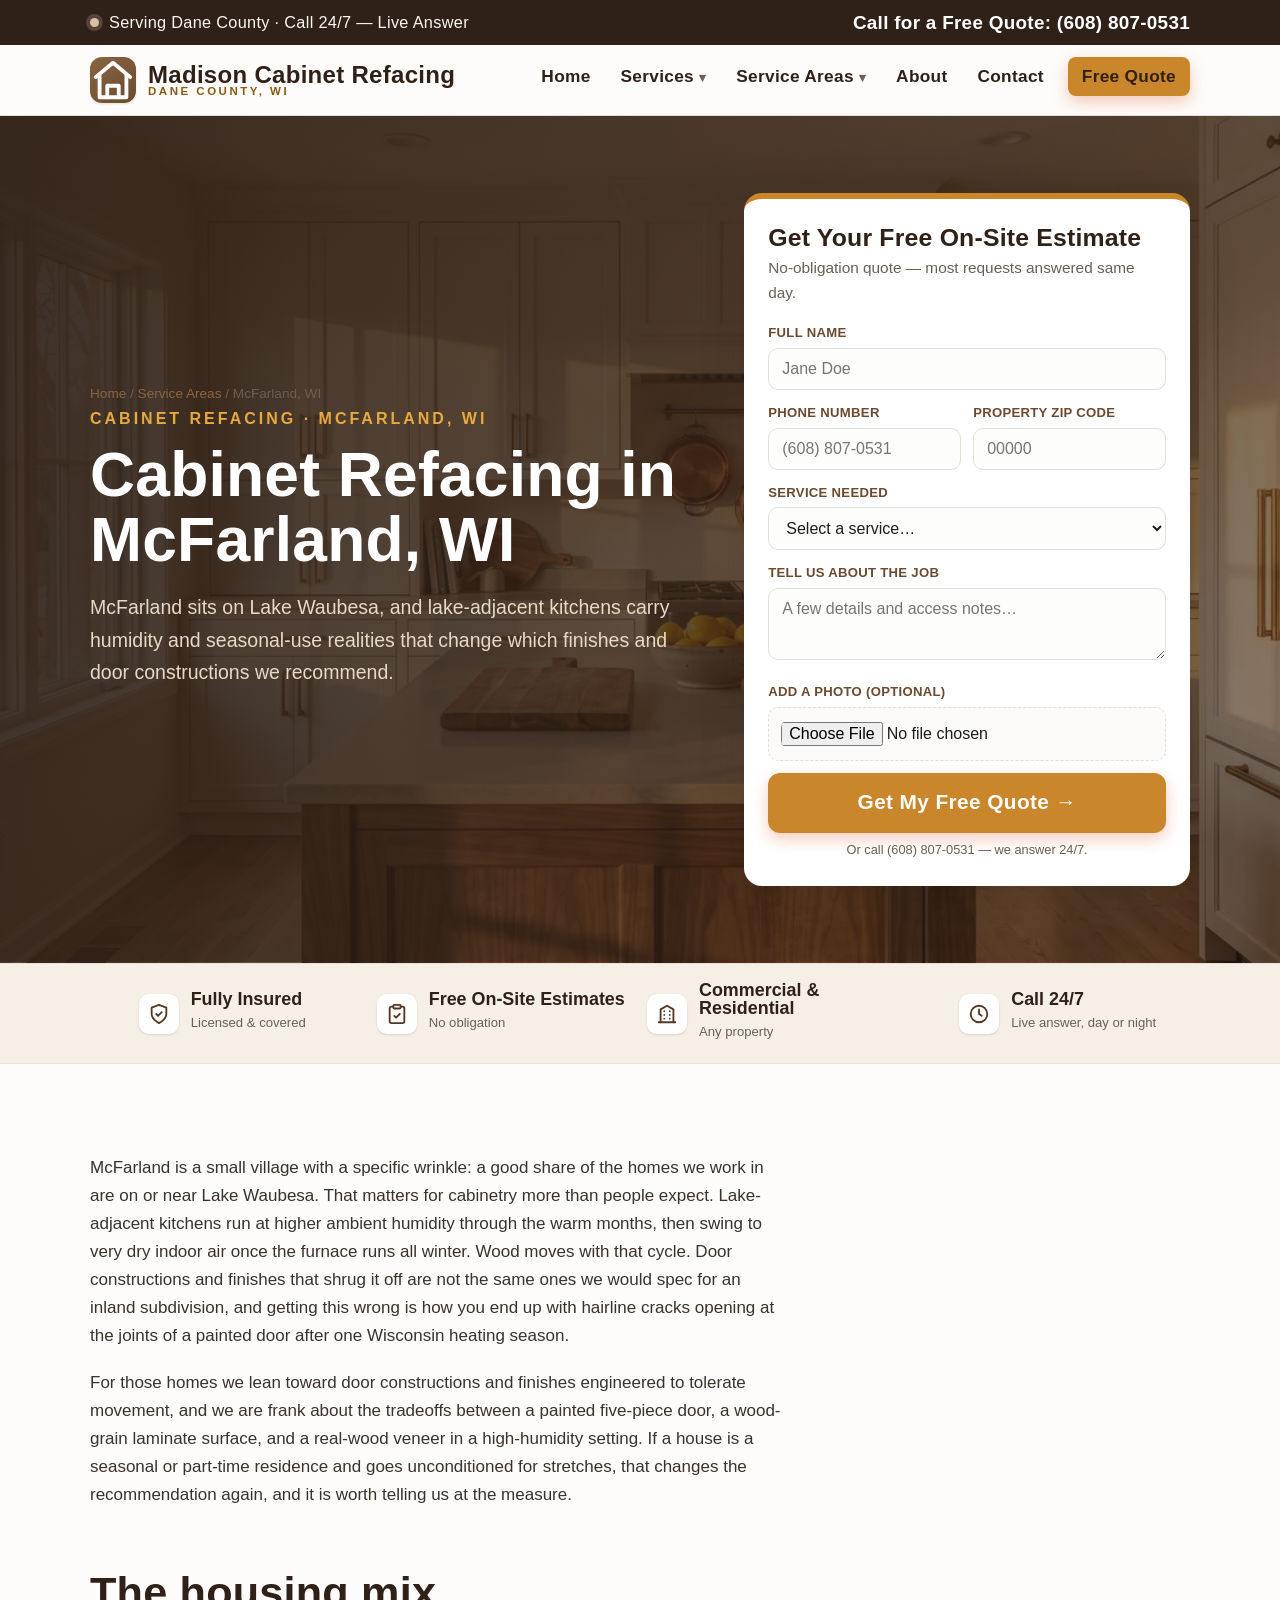
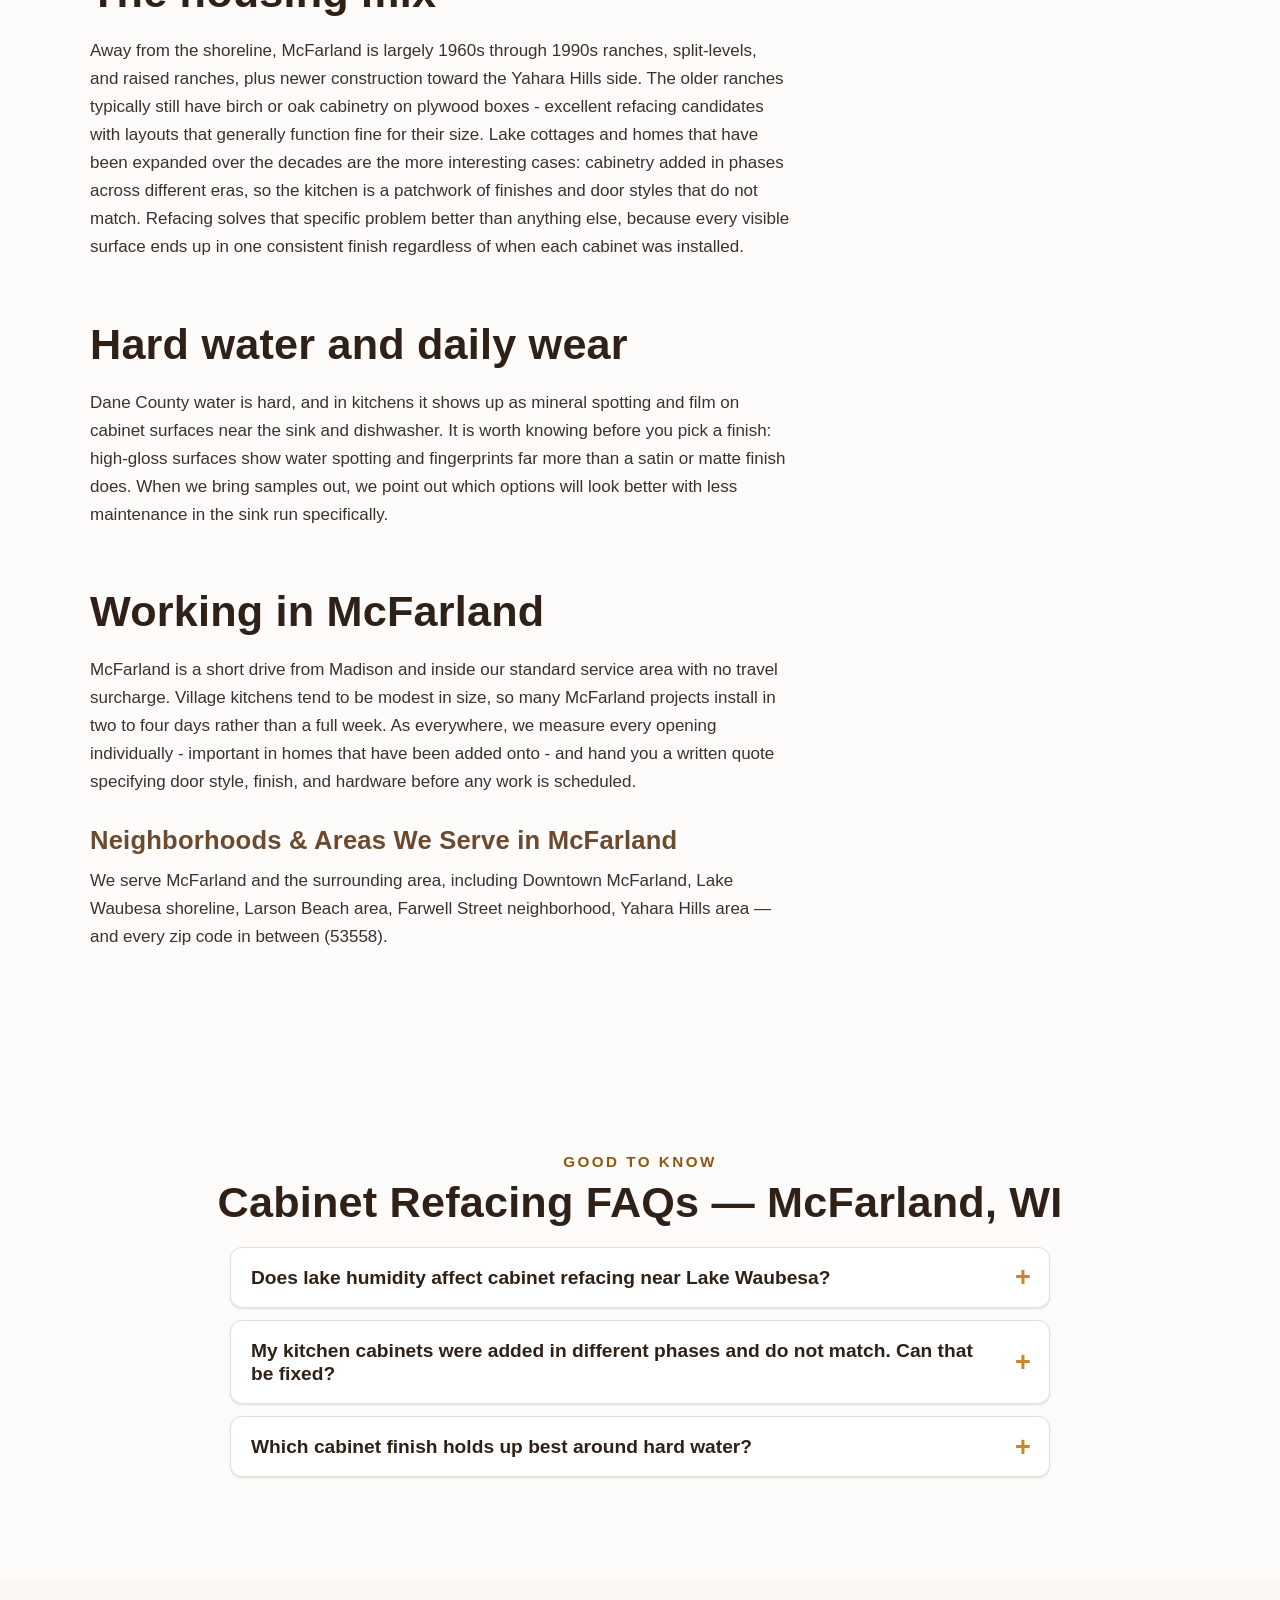
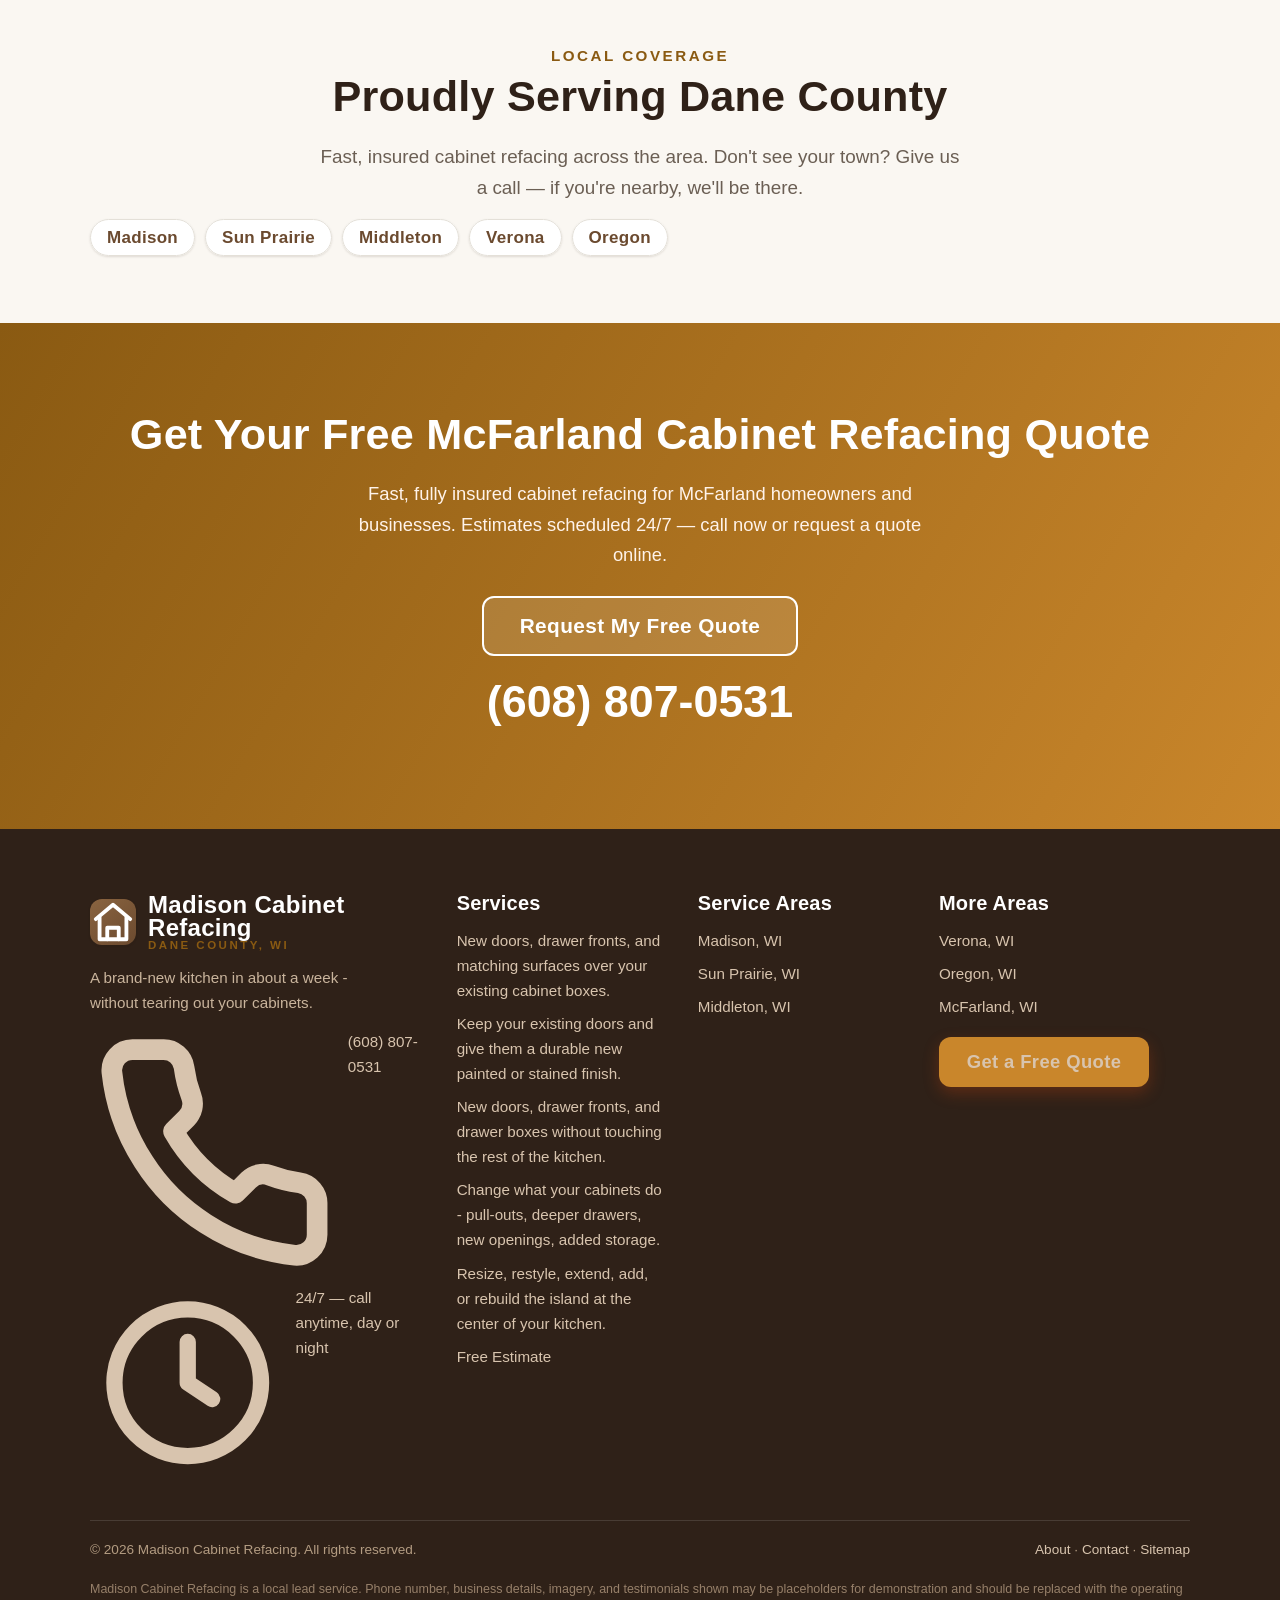
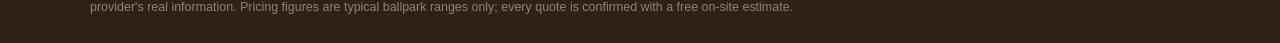
<file: cabinet-refacing-mcfarland-wi/index.html>
<!DOCTYPE html>
<html lang="en">
<head>
<meta charset="utf-8">
<meta name="viewport" content="width=device-width, initial-scale=1">
<!-- Google tag (gtag.js) -->
<script async src="https://www.googletagmanager.com/gtag/js?id=G-HV7G3ZGDNJ"></script>
<script>window.dataLayer=window.dataLayer||[];function gtag(){dataLayer.push(arguments);}gtag("js",new Date());gtag("config","G-HV7G3ZGDNJ");</script>
<title>Cabinet Refacing McFarland, WI | Free Quote</title>
<meta name="description" content="Cabinet refacing in McFarland, WI. Humidity-aware finishes near Lake Waubesa, mismatched cabinets unified, ranch kitchens. Free in-home measure.">
<link rel="canonical" href="https://madisoncabinetrefacing.com/cabinet-refacing-mcfarland-wi/">
<meta name="robots" content="index, follow">
<meta name="geo.region" content="US-WI">
<meta name="geo.placename" content="Madison, Wisconsin">
<meta property="og:type" content="website">
<meta property="og:title" content="Cabinet Refacing McFarland, WI | Free Quote">
<meta property="og:description" content="Cabinet refacing in McFarland, WI. Humidity-aware finishes near Lake Waubesa, mismatched cabinets unified, ranch kitchens. Free in-home measure.">
<meta property="og:url" content="https://madisoncabinetrefacing.com/cabinet-refacing-mcfarland-wi/">
<meta property="og:image" content="https://madisoncabinetrefacing.com/og-image.jpg">
<meta property="og:site_name" content="Madison Cabinet Refacing">
<meta name="twitter:card" content="summary_large_image">
<link rel="icon" href="data:image/svg+xml,%3Csvg xmlns=%27http://www.w3.org/2000/svg%27 viewBox=%270 0 32 32%27%3E%3Crect width=%2732%27 height=%2732%27 rx=%277%27 fill=%27%236B4A2F%27/%3E%3Ctext x=%2716%27 y=%2722%27 font-size=%2718%27 text-anchor=%27middle%27 fill=%27%23E8A93F%27 font-family=%27Arial%27 font-weight=%27bold%27%3EM%3C/text%3E%3C/svg%3E">
<link rel="preload" as="image" href="/hero-cabinet-refacing-madison.webp" fetchpriority="high">
<link rel="preconnect" href="https://fonts.googleapis.com"><link rel="preconnect" href="https://fonts.gstatic.com" crossorigin><link href="https://fonts.googleapis.com/css2?family=Fraunces:opsz,wght@9..144,500;9..144,700&family=Inter:wght@400;500;600;700&display=swap" rel="stylesheet">
<link rel="stylesheet" href="/css/style.css">
<script type="application/ld+json">{"@context": "https://schema.org", "@type": "LocalBusiness", "@id": "https://madisoncabinetrefacing.com/#business", "name": "Madison Cabinet Refacing", "image": "https://madisoncabinetrefacing.com/og-image.jpg", "url": "https://madisoncabinetrefacing.com/cabinet-refacing-mcfarland-wi/", "telephone": "+16088070531", "priceRange": "$$", "address": {"@type": "PostalAddress", "streetAddress": "Service address on file - by appointment", "addressLocality": "Madison", "addressRegion": "WI", "postalCode": "53713", "addressCountry": "US"}, "geo": {"@type": "GeoCoordinates", "latitude": 43.0731, "longitude": -89.4012}, "areaServed": [{"@type": "City", "name": "Madison, WI"}, {"@type": "City", "name": "Sun Prairie, WI"}, {"@type": "City", "name": "Middleton, WI"}, {"@type": "City", "name": "Verona, WI"}, {"@type": "City", "name": "Oregon, WI"}, {"@type": "City", "name": "McFarland, WI"}, {"@type": "AdministrativeArea", "name": "Dane County"}], "openingHoursSpecification": [{"@type": "OpeningHoursSpecification", "dayOfWeek": ["Monday", "Tuesday", "Wednesday", "Thursday", "Friday", "Saturday", "Sunday"], "opens": "00:00", "closes": "23:59"}], "makesOffer": [{"@type": "Offer", "itemOffered": {"@type": "Service", "name": "Cabinet Refacing"}}, {"@type": "Offer", "itemOffered": {"@type": "Service", "name": "Cabinet Refinishing"}}, {"@type": "Offer", "itemOffered": {"@type": "Service", "name": "Doors & Drawer Fronts"}}, {"@type": "Offer", "itemOffered": {"@type": "Service", "name": "Cabinet Modifications"}}, {"@type": "Offer", "itemOffered": {"@type": "Service", "name": "Kitchen Islands"}}]}</script>
<script type="application/ld+json">{"@context": "https://schema.org", "@type": "BreadcrumbList", "itemListElement": [{"@type": "ListItem", "position": 1, "name": "Home", "item": "https://madisoncabinetrefacing.com/"}, {"@type": "ListItem", "position": 2, "name": "Service Areas", "item": "https://madisoncabinetrefacing.com/cabinet-refacing-madison-wi/"}, {"@type": "ListItem", "position": 3, "name": "McFarland, WI", "item": "https://madisoncabinetrefacing.com/cabinet-refacing-mcfarland-wi/"}]}</script>
<script type="application/ld+json">{"@context": "https://schema.org", "@type": "FAQPage", "mainEntity": [{"@type": "Question", "name": "Does lake humidity affect cabinet refacing near Lake Waubesa?", "acceptedAnswer": {"@type": "Answer", "text": "It affects which door construction and finish we recommend, not whether refacing works. Higher summer humidity followed by very dry furnace air in winter makes wood move, so we spec doors and finishes built to tolerate that cycle rather than ones that crack at the joints after a season."}}, {"@type": "Question", "name": "My kitchen cabinets were added in different phases and do not match. Can that be fixed?", "acceptedAnswer": {"@type": "Answer", "text": "This is one of the best uses of refacing. Because we replace all the doors and drawer fronts and veneer the face frames and exposed panels to match, mismatched cabinetry from three different decades ends up reading as one consistent kitchen without replacing any boxes."}}, {"@type": "Question", "name": "Which cabinet finish holds up best around hard water?", "acceptedAnswer": {"@type": "Answer", "text": "Satin and matte finishes hide mineral spotting and fingerprints substantially better than high-gloss, which is worth knowing for the sink and dishwasher run specifically. We flag this when showing samples so your choice accounts for real maintenance, not just how it looks new."}}]}</script>
</head>
<body>
<div class="callbar"><div class="callbar__inner">
  <div class="callbar__msg"><span class="dot" aria-hidden="true"></span>
    <span class="callbar__msg-text">Serving Dane County &middot; Call 24/7 &mdash; Live Answer</span>
    <span class="callbar__msg-text-short">Call 24/7 &mdash; Live Answer</span></div>
  <a class="callbar__phone" href="tel:+16088070531"><svg viewBox="0 0 24 24" fill="none" stroke="currentColor" stroke-width="2" stroke-linecap="round" stroke-linejoin="round"><path d="M22 16.92v3a2 2 0 0 1-2.18 2 19.79 19.79 0 0 1-8.63-3.07 19.5 19.5 0 0 1-6-6 19.79 19.79 0 0 1-3.07-8.67A2 2 0 0 1 4.11 2h3a2 2 0 0 1 2 1.72c.13.96.36 1.9.7 2.81a2 2 0 0 1-.45 2.11L8.09 9.91a16 16 0 0 0 6 6l1.27-1.27a2 2 0 0 1 2.11-.45c.9.34 1.85.57 2.81.7A2 2 0 0 1 22 16.92z"/></svg> Call for a Free Quote: (608) 807-0531</a>
</div></div>
<header class="site-header"><nav class="nav" aria-label="Primary">
  <a class="brand" href="/" aria-label="Madison Cabinet Refacing home">
    <span class="brand__mark" aria-hidden="true"><svg viewBox="0 0 24 24" fill="none" stroke="currentColor" stroke-width="2" stroke-linecap="round" stroke-linejoin="round"><path d="M3 10.5 12 3l9 7.5"/><path d="M5 9.5V21h14V9.5"/><path d="M9 21v-6h6v6"/></svg></span>
    <span class="brand__name">Madison Cabinet Refacing<span>Dane County, WI</span></span></a>
  <button class="nav__toggle" aria-label="Toggle menu" aria-expanded="false" aria-controls="menu">&#9776;</button>
  <ul class="nav__links" id="menu">
    <li><a href="/">Home</a></li>
    <li class="has-drop"><a href="/cabinet-refacing/">Services</a><div class="drop"><a href="/cabinet-refacing/">Cabinet Refacing</a><a href="/cabinet-refinishing/">Cabinet Refinishing</a><a href="/cabinet-door-and-drawer-replacement/">Doors & Drawer Fronts</a><a href="/cabinet-modifications/">Cabinet Modifications</a><a href="/kitchen-island-modifications/">Kitchen Islands</a></div></li>
    <li class="has-drop"><a href="/cabinet-refacing-madison-wi/">Service Areas</a><div class="drop drop--cols"><a href="/cabinet-refacing-madison-wi/">Madison</a><a href="/cabinet-refacing-sun-prairie-wi/">Sun Prairie</a><a href="/cabinet-refacing-middleton-wi/">Middleton</a><a href="/cabinet-refacing-verona-wi/">Verona</a><a href="/cabinet-refacing-oregon-wi/">Oregon</a><a href="/cabinet-refacing-mcfarland-wi/">McFarland</a></div></li>
    <li><a href="/about/">About</a></li>
    <li><a href="/contact/">Contact</a></li>
    <li class="nav__cta"><a class="btn btn--primary" href="/contact/">Free Quote</a></li>
  </ul></nav></header>
<section class="hero" style="--hero-img:url(/hero-cabinet-refacing-madison.webp)"><div class="hero__inner">
  <div class="hero__copy"><nav class="crumbs" aria-label="Breadcrumb"><a href="/">Home</a> / <a href="/cabinet-refacing-madison-wi/">Service Areas</a> / <span>McFarland, WI</span></nav><p class="hero__loc">Cabinet Refacing &middot; McFarland, WI</p><h1>Cabinet Refacing in McFarland, WI</h1>
    <p class="lead">McFarland sits on Lake Waubesa, and lake-adjacent kitchens carry humidity and seasonal-use realities that change which finishes and door constructions we recommend.</p></div>
  <div class="hero__form-wrap">
<form class="leadform" id="lead-mcfarland" action="https://formspree.io/f/xgawwdbb" method="post" enctype="multipart/form-data" data-lead novalidate><input type="hidden" name="_subject" value="New quote request &mdash; Madison Cabinet Refacing"><input type="text" name="_gotcha" tabindex="-1" autocomplete="off" style="display:none" aria-hidden="true">
  <h3>Get Your Free On-Site Estimate</h3><p class="leadform__sub">No-obligation quote — most requests answered same day.</p>
  <div class="field"><label for="lead-mcfarland-name">Full Name</label>
    <input id="lead-mcfarland-name" name="name" type="text" autocomplete="name" placeholder="Jane Doe" required>
    <span class="form-error">Please enter your name.</span></div>
  <div class="field--row">
    <div class="field"><label for="lead-mcfarland-phone">Phone Number</label>
      <input id="lead-mcfarland-phone" name="phone" type="tel" inputmode="tel" autocomplete="tel" placeholder="(608) 807-0531" required>
      <span class="form-error">Enter a valid phone number.</span></div>
    <div class="field"><label for="lead-mcfarland-zip">Property Zip Code</label>
      <input id="lead-mcfarland-zip" name="zip" type="text" inputmode="numeric" pattern="[0-9]{5}" maxlength="5" placeholder="00000" required>
      <span class="form-error">Enter your 5-digit zip.</span></div></div>
  <div class="field"><label for="lead-mcfarland-service">Service Needed</label>
    <select id="lead-mcfarland-service" name="service" required><option value="">Select a service…</option><option value="Cabinet Refacing">Cabinet Refacing</option><option value="Cabinet Refinishing">Cabinet Refinishing</option><option value="Doors & Drawer Fronts">Doors & Drawer Fronts</option><option value="Cabinet Modifications">Cabinet Modifications</option><option value="Kitchen Islands">Kitchen Islands</option><option value="Multiple Linear Feet">Multiple Linear Feet</option><option value="Commercial Project">Commercial Project</option><option value="Other / Not Sure">Other / Not Sure</option></select>
    <span class="form-error">Please choose a service.</span></div>
  <div class="field"><label for="lead-mcfarland-msg">Tell Us About the Job</label>
    <textarea id="lead-mcfarland-msg" name="message" placeholder="A few details and access notes…"></textarea></div>
  <div class="field"><label for="lead-mcfarland-photo">Add a Photo (optional)</label>
    <div class="field-file"><input id="lead-mcfarland-photo" name="photo" type="file" accept="image/*"></div></div>
  <input type="hidden" name="source_page" value="">
  <button class="btn btn--primary btn--block btn--lg" type="submit">Get My Free Quote →</button>
  <p class="form-note">Or call (608) 807-0531 — we answer 24/7.</p>
  <div class="form-success" role="status">✅ Thanks! Your request is in. We'll call you shortly to confirm your free on-site estimate.</div>
</form></div>
</div></section><section class="trustbar" aria-label="Why homeowners trust us"><div class="trustbar__grid"><div class="badge"><span class="badge__ico"><svg viewBox="0 0 24 24" fill="none" stroke="currentColor" stroke-width="2" stroke-linecap="round" stroke-linejoin="round"><path d="M12 22s8-4 8-10V5l-8-3-8 3v7c0 6 8 10 8 10z"/><path d="m9 12 2 2 4-4"/></svg></span><span class="badge__txt"><strong>Fully Insured</strong><span>Licensed &amp; covered</span></span></div><div class="badge"><span class="badge__ico"><svg viewBox="0 0 24 24" fill="none" stroke="currentColor" stroke-width="2" stroke-linecap="round" stroke-linejoin="round"><rect x="8" y="2" width="8" height="4" rx="1"/><path d="M16 4h2a2 2 0 0 1 2 2v14a2 2 0 0 1-2 2H6a2 2 0 0 1-2-2V6a2 2 0 0 1 2-2h2"/><path d="m9 14 2 2 4-4"/></svg></span><span class="badge__txt"><strong>Free On-Site Estimates</strong><span>No obligation</span></span></div><div class="badge"><span class="badge__ico"><svg viewBox="0 0 24 24" fill="none" stroke="currentColor" stroke-width="2" stroke-linecap="round" stroke-linejoin="round"><path d="M3 21h18"/><path d="M5 21V7l7-4 7 4v14"/><path d="M9 9h.01M9 13h.01M9 17h.01M15 9h.01M15 13h.01M15 17h.01"/></svg></span><span class="badge__txt"><strong>Commercial &amp; Residential</strong><span>Any property</span></span></div><div class="badge"><span class="badge__ico"><svg viewBox="0 0 24 24" fill="none" stroke="currentColor" stroke-width="2" stroke-linecap="round" stroke-linejoin="round"><circle cx="12" cy="12" r="9"/><path d="M12 7v5l3 2"/></svg></span><span class="badge__txt"><strong>Call 24/7</strong><span>Live answer, day or night</span></span></div></div></section><section class="section"><div class="container"><article class="prose"><p>McFarland is a small village with a specific wrinkle: a good share of the homes we work in are on or near Lake Waubesa. That matters for cabinetry more than people expect. Lake-adjacent kitchens run at higher ambient humidity through the warm months, then swing to very dry indoor air once the furnace runs all winter. Wood moves with that cycle. Door constructions and finishes that shrug it off are not the same ones we would spec for an inland subdivision, and getting this wrong is how you end up with hairline cracks opening at the joints of a painted door after one Wisconsin heating season.</p>
<p>For those homes we lean toward door constructions and finishes engineered to tolerate movement, and we are frank about the tradeoffs between a painted five-piece door, a wood-grain laminate surface, and a real-wood veneer in a high-humidity setting. If a house is a seasonal or part-time residence and goes unconditioned for stretches, that changes the recommendation again, and it is worth telling us at the measure.</p>
<h2>The housing mix</h2>
<p>Away from the shoreline, McFarland is largely 1960s through 1990s ranches, split-levels, and raised ranches, plus newer construction toward the Yahara Hills side. The older ranches typically still have birch or oak cabinetry on plywood boxes - excellent refacing candidates with layouts that generally function fine for their size. Lake cottages and homes that have been expanded over the decades are the more interesting cases: cabinetry added in phases across different eras, so the kitchen is a patchwork of finishes and door styles that do not match. Refacing solves that specific problem better than anything else, because every visible surface ends up in one consistent finish regardless of when each cabinet was installed.</p>
<h2>Hard water and daily wear</h2>
<p>Dane County water is hard, and in kitchens it shows up as mineral spotting and film on cabinet surfaces near the sink and dishwasher. It is worth knowing before you pick a finish: high-gloss surfaces show water spotting and fingerprints far more than a satin or matte finish does. When we bring samples out, we point out which options will look better with less maintenance in the sink run specifically.</p>
<h2>Working in McFarland</h2>
<p>McFarland is a short drive from Madison and inside our standard service area with no travel surcharge. Village kitchens tend to be modest in size, so many McFarland projects install in two to four days rather than a full week. As everywhere, we measure every opening individually - important in homes that have been added onto - and hand you a written quote specifying door style, finish, and hardware before any work is scheduled.</p><h3>Neighborhoods &amp; Areas We Serve in McFarland</h3><p>We serve McFarland and the surrounding area, including Downtown McFarland, Lake Waubesa shoreline, Larson Beach area, Farwell Street neighborhood, Yahara Hills area — and every zip code in between (53558).</p></article></div></section><section class="section"><div class="container"><div class="center"><p class="eyebrow">Good to Know</p><h2>Cabinet Refacing FAQs — McFarland, WI</h2></div><div class="faq"><div class="faq__item"><button class="faq__q" type="button">Does lake humidity affect cabinet refacing near Lake Waubesa?</button><div class="faq__a"><div class="faq__a-inner">It affects which door construction and finish we recommend, not whether refacing works. Higher summer humidity followed by very dry furnace air in winter makes wood move, so we spec doors and finishes built to tolerate that cycle rather than ones that crack at the joints after a season.</div></div></div><div class="faq__item"><button class="faq__q" type="button">My kitchen cabinets were added in different phases and do not match. Can that be fixed?</button><div class="faq__a"><div class="faq__a-inner">This is one of the best uses of refacing. Because we replace all the doors and drawer fronts and veneer the face frames and exposed panels to match, mismatched cabinetry from three different decades ends up reading as one consistent kitchen without replacing any boxes.</div></div></div><div class="faq__item"><button class="faq__q" type="button">Which cabinet finish holds up best around hard water?</button><div class="faq__a"><div class="faq__a-inner">Satin and matte finishes hide mineral spotting and fingerprints substantially better than high-gloss, which is worth knowing for the sink and dishwasher run specifically. We flag this when showing samples so your choice accounts for real maintenance, not just how it looks new.</div></div></div></div></div></section>
<section class="section section--tight section--sand"><div class="container center">
  <p class="eyebrow">Local Coverage</p><h2>Proudly Serving Dane County</h2>
  <p class="lead">Fast, insured cabinet refacing across the area. Don't see your town? Give us a call — if you're nearby, we'll be there.</p>
  <ul class="chips"><li><a href="/cabinet-refacing-madison-wi/">Madison</a></li><li><a href="/cabinet-refacing-sun-prairie-wi/">Sun Prairie</a></li><li><a href="/cabinet-refacing-middleton-wi/">Middleton</a></li><li><a href="/cabinet-refacing-verona-wi/">Verona</a></li><li><a href="/cabinet-refacing-oregon-wi/">Oregon</a></li></ul></div></section>
<section class="section ctaband"><div class="container"><h2>Get Your Free McFarland Cabinet Refacing Quote</h2><p>Fast, fully insured cabinet refacing for McFarland homeowners and businesses. Estimates scheduled 24/7 — call now or request a quote online.</p>
  <a class="btn btn--ghost-light btn--lg" href="/contact/">Request My Free Quote</a>
  <div><a class="ctaband__phone" href="tel:+16088070531">(608) 807-0531</a></div></div></section>
<footer class="footer"><div class="container"><div class="footer__grid">
  <div><div class="brand"><span class="brand__mark" aria-hidden="true"><svg viewBox="0 0 24 24" fill="none" stroke="currentColor" stroke-width="2" stroke-linecap="round" stroke-linejoin="round"><path d="M3 10.5 12 3l9 7.5"/><path d="M5 9.5V21h14V9.5"/><path d="M9 21v-6h6v6"/></svg></span>
      <span class="brand__name" style="color:#fff">Madison Cabinet Refacing<span>Dane County, WI</span></span></div>
    <p class="footer__brandtext">A brand-new kitchen in about a week - without tearing out your cabinets.</p>
    <ul class="footer__contact" style="list-style:none;padding:0;margin:14px 0 0">
      <li><svg viewBox="0 0 24 24" fill="none" stroke="currentColor" stroke-width="2" stroke-linecap="round" stroke-linejoin="round"><path d="M22 16.92v3a2 2 0 0 1-2.18 2 19.79 19.79 0 0 1-8.63-3.07 19.5 19.5 0 0 1-6-6 19.79 19.79 0 0 1-3.07-8.67A2 2 0 0 1 4.11 2h3a2 2 0 0 1 2 1.72c.13.96.36 1.9.7 2.81a2 2 0 0 1-.45 2.11L8.09 9.91a16 16 0 0 0 6 6l1.27-1.27a2 2 0 0 1 2.11-.45c.9.34 1.85.57 2.81.7A2 2 0 0 1 22 16.92z"/></svg> <a href="tel:+16088070531">(608) 807-0531</a></li>
      <li><svg viewBox="0 0 24 24" fill="none" stroke="currentColor" stroke-width="2" stroke-linecap="round" stroke-linejoin="round"><circle cx="12" cy="12" r="9"/><path d="M12 7v5l3 2"/></svg> <span>24/7 — call anytime, day or night</span></li></ul></div>
  <div><h4>Services</h4><ul><li><a href="/cabinet-refacing/">New doors, drawer fronts, and matching surfaces over your existing cabinet boxes.</a></li><li><a href="/cabinet-refinishing/">Keep your existing doors and give them a durable new painted or stained finish.</a></li><li><a href="/cabinet-door-and-drawer-replacement/">New doors, drawer fronts, and drawer boxes without touching the rest of the kitchen.</a></li><li><a href="/cabinet-modifications/">Change what your cabinets do - pull-outs, deeper drawers, new openings, added storage.</a></li><li><a href="/kitchen-island-modifications/">Resize, restyle, extend, add, or rebuild the island at the center of your kitchen.</a></li><li><a href="/contact/">Free Estimate</a></li></ul></div>
  <div><h4>Service Areas</h4><ul><li><a href="/cabinet-refacing-madison-wi/">Madison, WI</a></li><li><a href="/cabinet-refacing-sun-prairie-wi/">Sun Prairie, WI</a></li><li><a href="/cabinet-refacing-middleton-wi/">Middleton, WI</a></li></ul></div>
  <div><h4>More Areas</h4><ul><li><a href="/cabinet-refacing-verona-wi/">Verona, WI</a></li><li><a href="/cabinet-refacing-oregon-wi/">Oregon, WI</a></li><li><a href="/cabinet-refacing-mcfarland-wi/">McFarland, WI</a></li></ul><a class="btn btn--primary" href="/contact/" style="margin-top:10px">Get a Free Quote</a></div>
</div></div><div class="container"><div class="footer__bottom">
  <span>&copy; <span id="year">2026</span> Madison Cabinet Refacing. All rights reserved.</span>
  <span><a href="/about/">About</a> &middot; <a href="/contact/">Contact</a> &middot; <a href="/sitemap.xml">Sitemap</a></span>
</div></div>
<p class="footer__disclaimer">Madison Cabinet Refacing is a local lead service. Phone number, business details, imagery, and testimonials shown may be placeholders for demonstration and should be replaced with the operating provider's real information. Pricing figures are typical ballpark ranges only; every quote is confirmed with a free on-site estimate.</p>
</footer><a class="floatcall" href="tel:+16088070531"><svg viewBox="0 0 24 24" fill="none" stroke="currentColor" stroke-width="2" stroke-linecap="round" stroke-linejoin="round"><path d="M22 16.92v3a2 2 0 0 1-2.18 2 19.79 19.79 0 0 1-8.63-3.07 19.5 19.5 0 0 1-6-6 19.79 19.79 0 0 1-3.07-8.67A2 2 0 0 1 4.11 2h3a2 2 0 0 1 2 1.72c.13.96.36 1.9.7 2.81a2 2 0 0 1-.45 2.11L8.09 9.91a16 16 0 0 0 6 6l1.27-1.27a2 2 0 0 1 2.11-.45c.9.34 1.85.57 2.81.7A2 2 0 0 1 22 16.92z"/></svg> Call Now</a>
<script src="/js/main.js"></script>
</body>
</html>
</file>
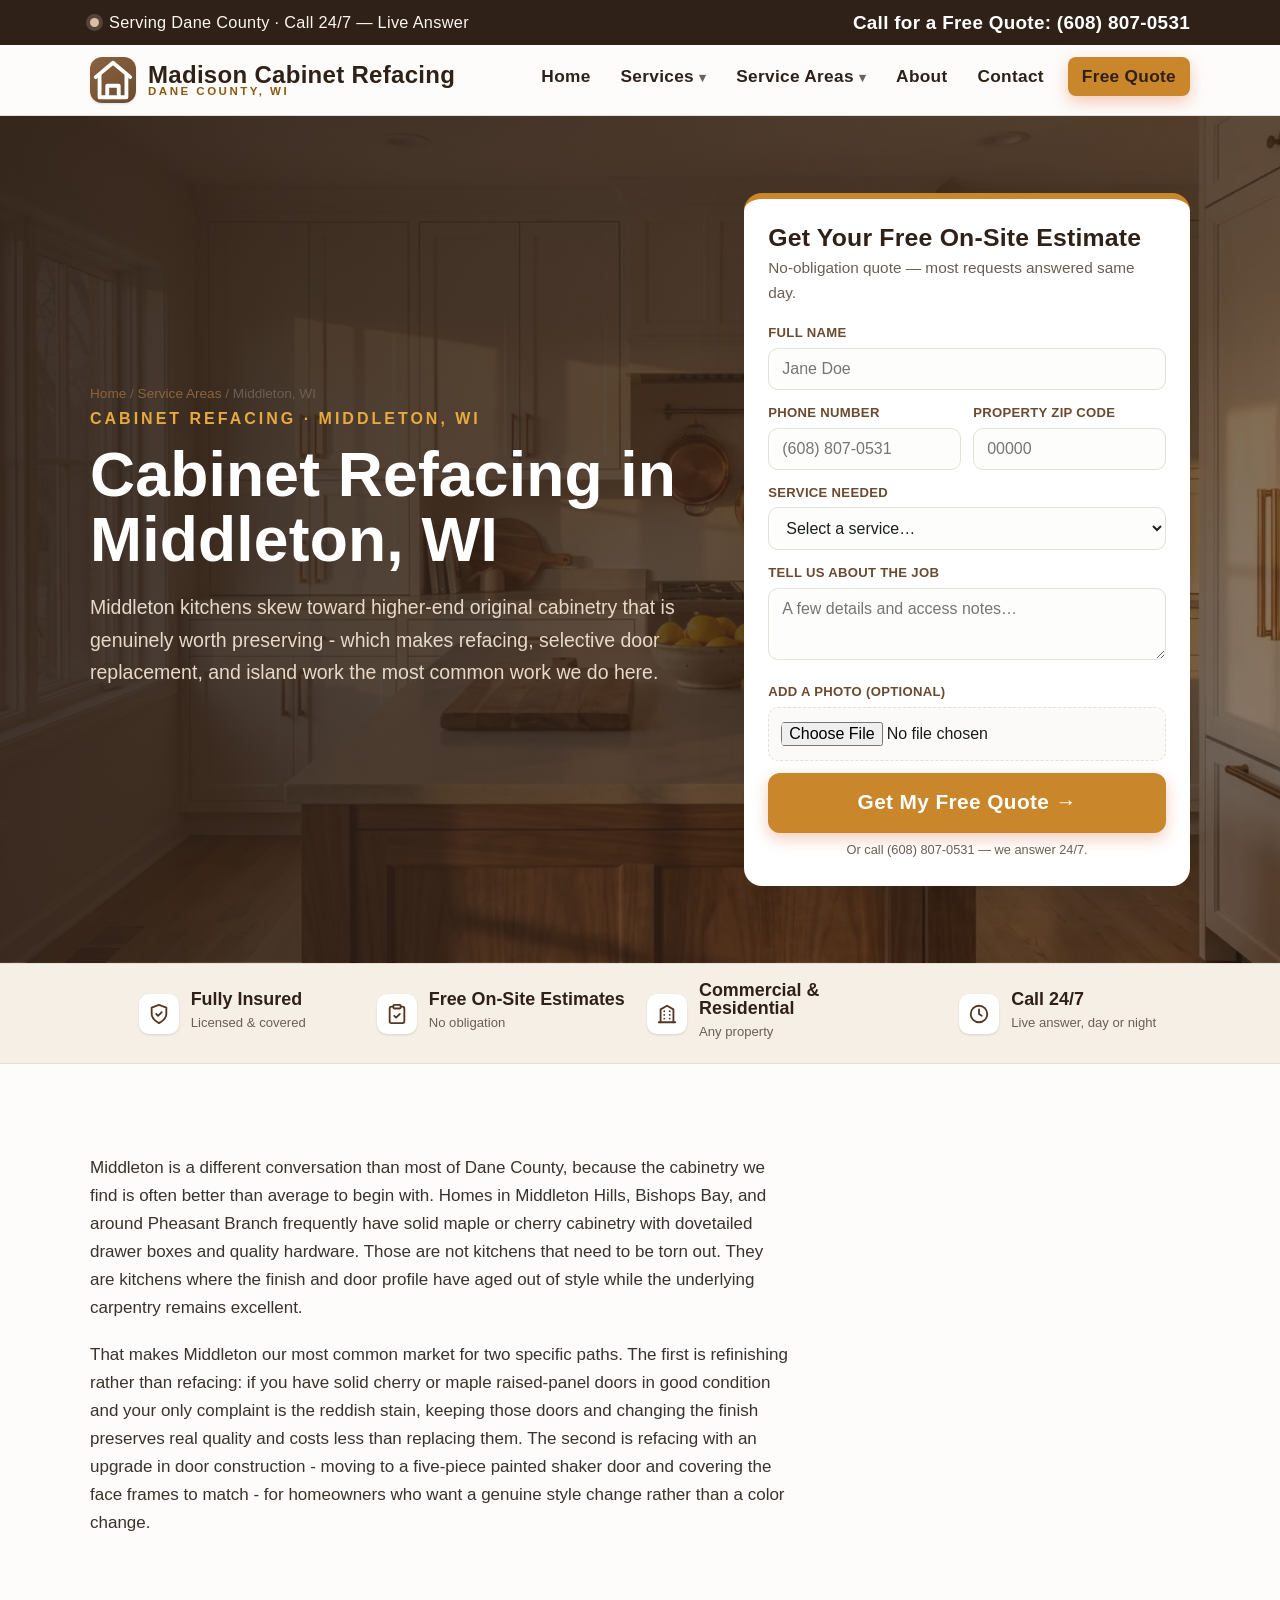
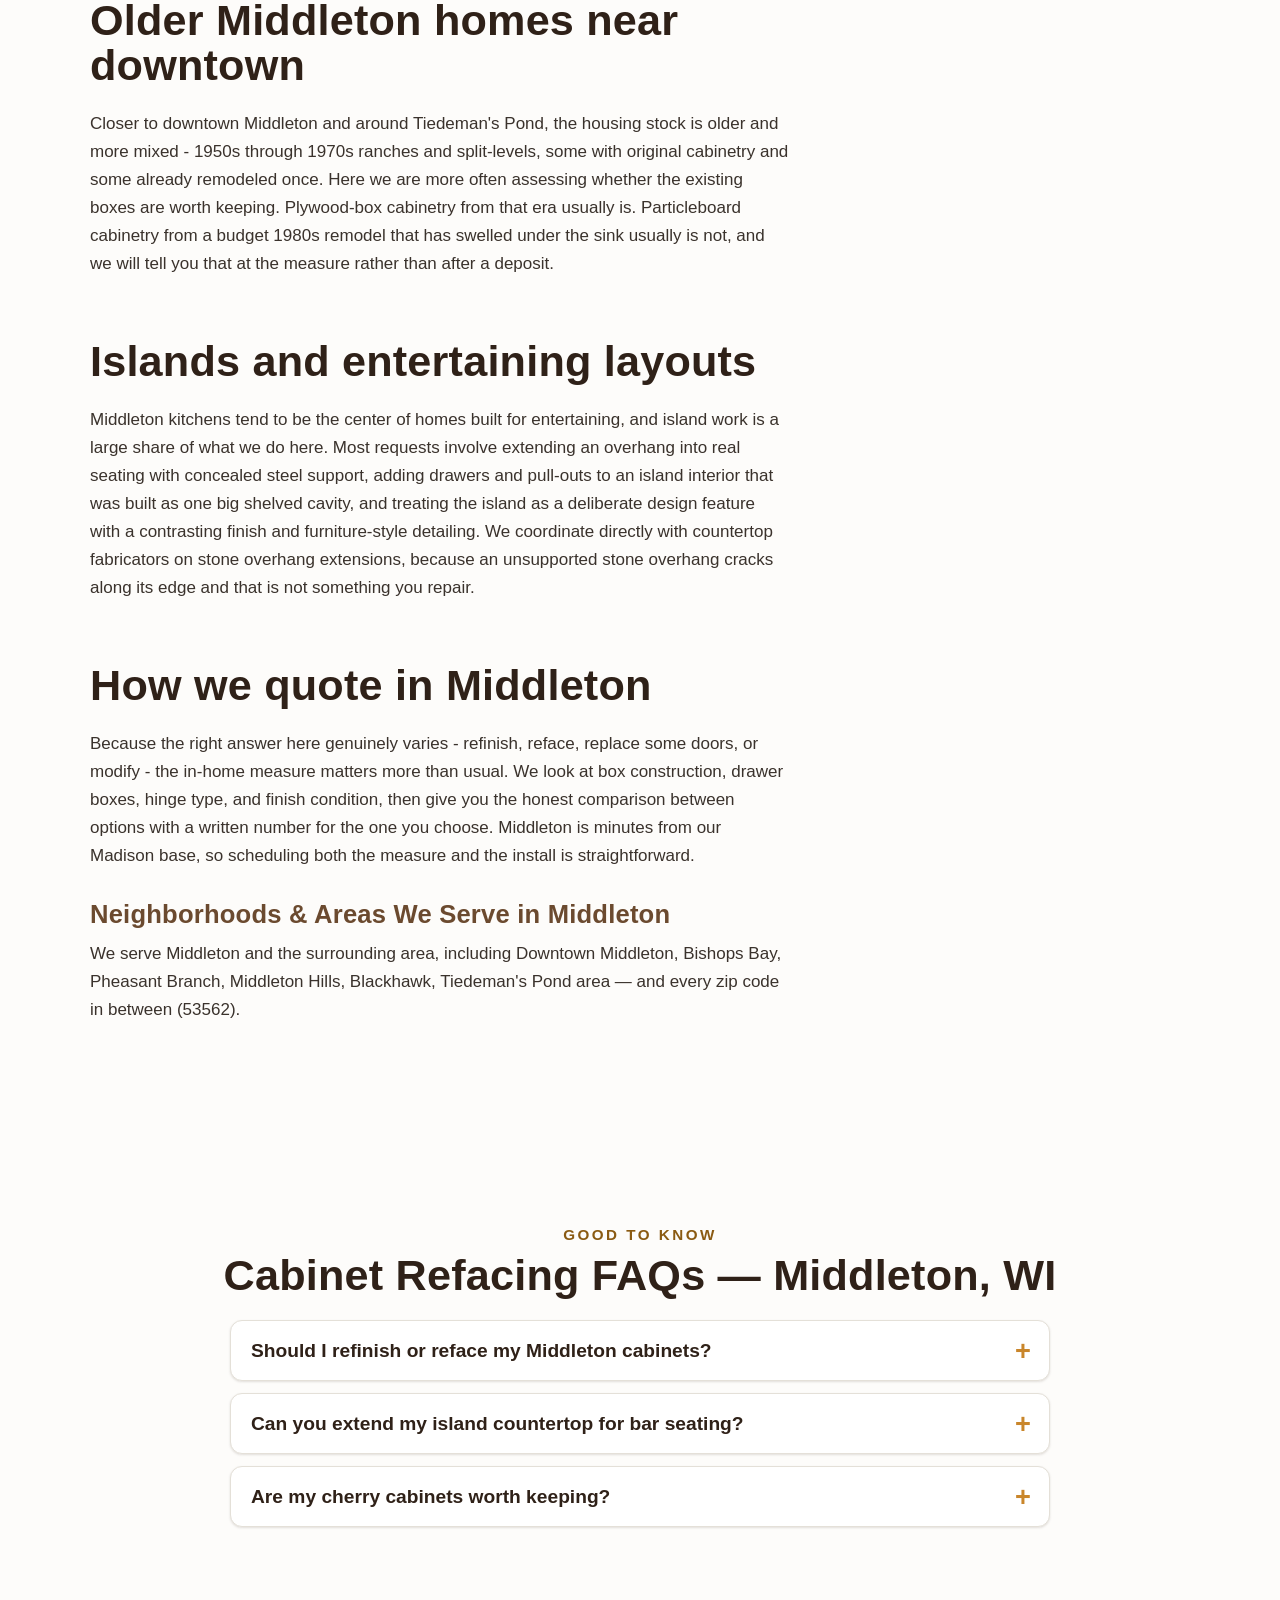
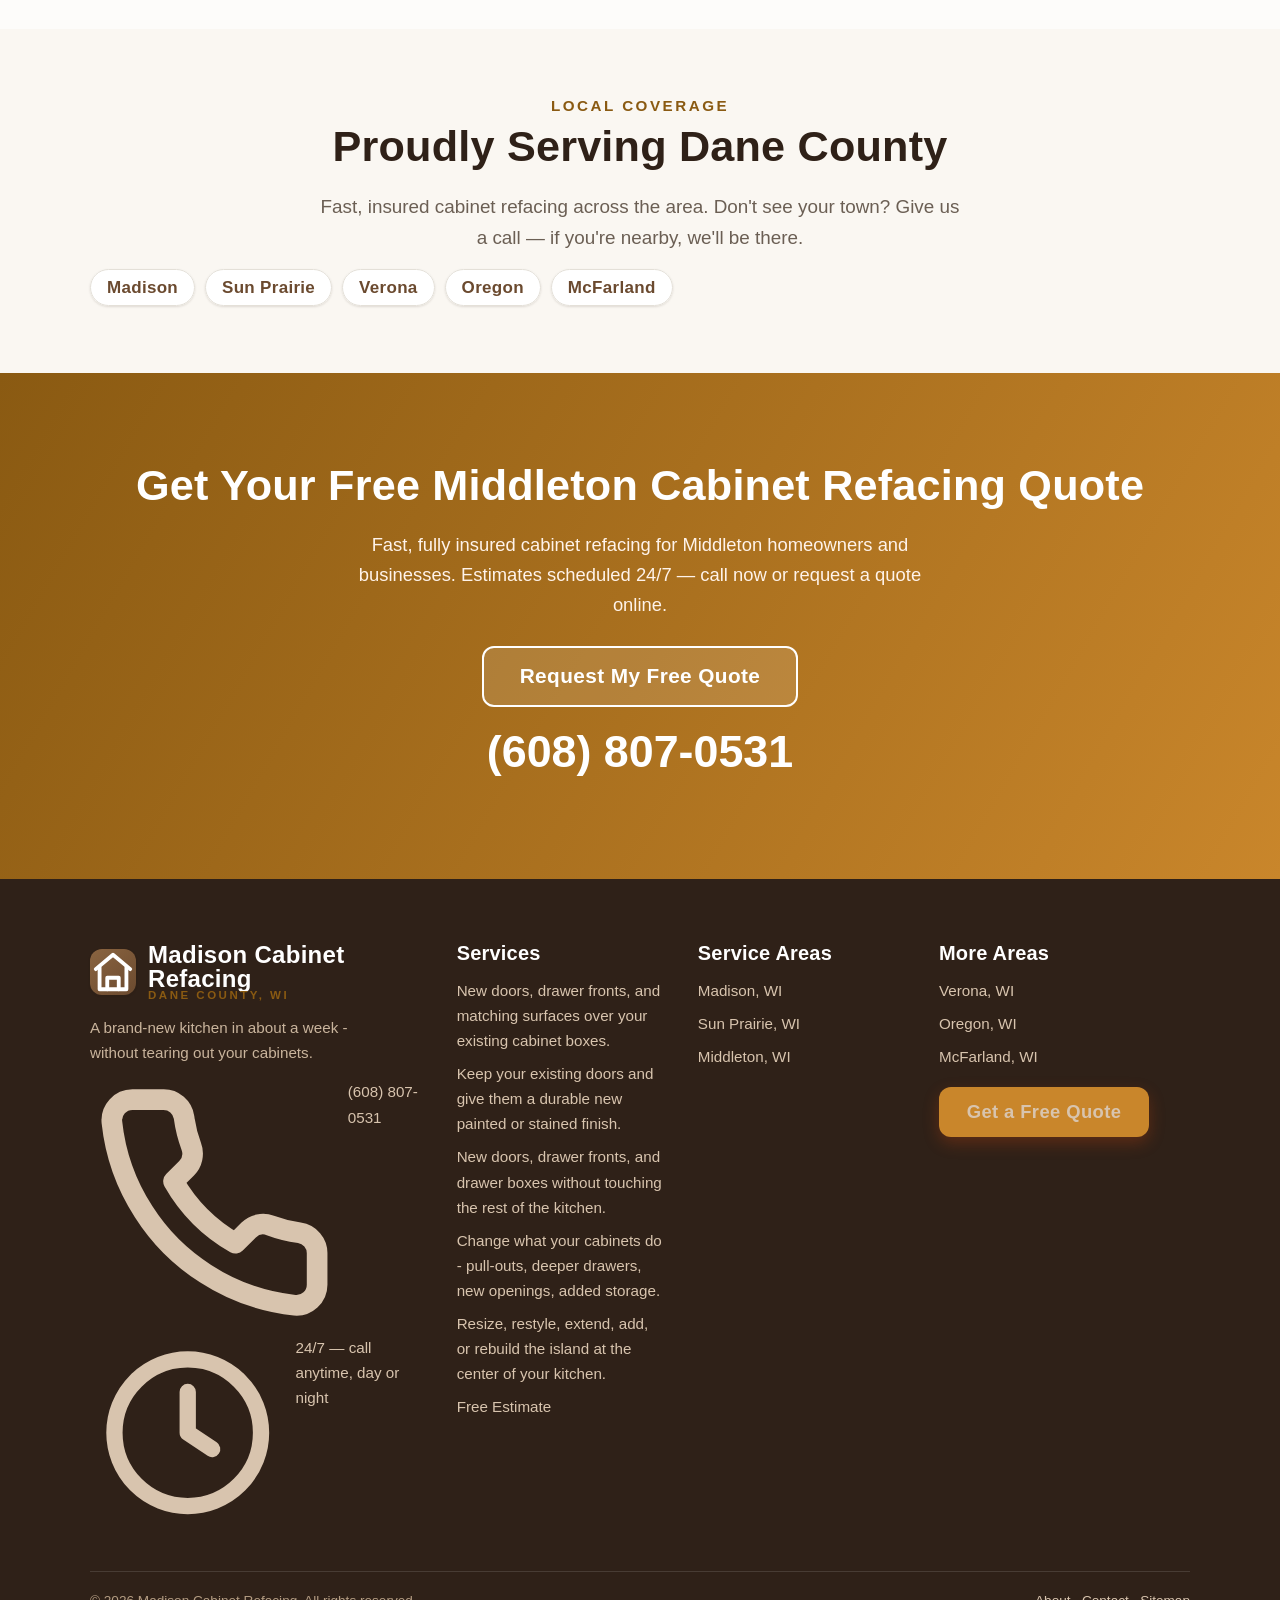
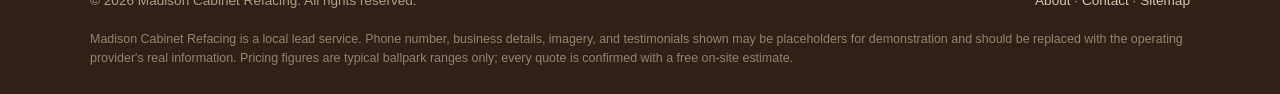
<file: cabinet-refacing-middleton-wi/index.html>
<!DOCTYPE html>
<html lang="en">
<head>
<meta charset="utf-8">
<meta name="viewport" content="width=device-width, initial-scale=1">
<!-- Google tag (gtag.js) -->
<script async src="https://www.googletagmanager.com/gtag/js?id=G-HV7G3ZGDNJ"></script>
<script>window.dataLayer=window.dataLayer||[];function gtag(){dataLayer.push(arguments);}gtag("js",new Date());gtag("config","G-HV7G3ZGDNJ");</script>
<title>Cabinet Refacing Middleton, WI | Free Quote</title>
<meta name="description" content="Cabinet refacing, refinishing, and island work in Middleton, WI. Honest guidance on keeping quality maple and cherry cabinetry. Free in-home measure.">
<link rel="canonical" href="https://madisoncabinetrefacing.com/cabinet-refacing-middleton-wi/">
<meta name="robots" content="index, follow">
<meta name="geo.region" content="US-WI">
<meta name="geo.placename" content="Madison, Wisconsin">
<meta property="og:type" content="website">
<meta property="og:title" content="Cabinet Refacing Middleton, WI | Free Quote">
<meta property="og:description" content="Cabinet refacing, refinishing, and island work in Middleton, WI. Honest guidance on keeping quality maple and cherry cabinetry. Free in-home measure.">
<meta property="og:url" content="https://madisoncabinetrefacing.com/cabinet-refacing-middleton-wi/">
<meta property="og:image" content="https://madisoncabinetrefacing.com/og-image.jpg">
<meta property="og:site_name" content="Madison Cabinet Refacing">
<meta name="twitter:card" content="summary_large_image">
<link rel="icon" href="data:image/svg+xml,%3Csvg xmlns=%27http://www.w3.org/2000/svg%27 viewBox=%270 0 32 32%27%3E%3Crect width=%2732%27 height=%2732%27 rx=%277%27 fill=%27%236B4A2F%27/%3E%3Ctext x=%2716%27 y=%2722%27 font-size=%2718%27 text-anchor=%27middle%27 fill=%27%23E8A93F%27 font-family=%27Arial%27 font-weight=%27bold%27%3EM%3C/text%3E%3C/svg%3E">
<link rel="preload" as="image" href="/hero-cabinet-refacing-madison.webp" fetchpriority="high">
<link rel="preconnect" href="https://fonts.googleapis.com"><link rel="preconnect" href="https://fonts.gstatic.com" crossorigin><link href="https://fonts.googleapis.com/css2?family=Fraunces:opsz,wght@9..144,500;9..144,700&family=Inter:wght@400;500;600;700&display=swap" rel="stylesheet">
<link rel="stylesheet" href="/css/style.css">
<script type="application/ld+json">{"@context": "https://schema.org", "@type": "LocalBusiness", "@id": "https://madisoncabinetrefacing.com/#business", "name": "Madison Cabinet Refacing", "image": "https://madisoncabinetrefacing.com/og-image.jpg", "url": "https://madisoncabinetrefacing.com/cabinet-refacing-middleton-wi/", "telephone": "+16088070531", "priceRange": "$$", "address": {"@type": "PostalAddress", "streetAddress": "Service address on file - by appointment", "addressLocality": "Madison", "addressRegion": "WI", "postalCode": "53713", "addressCountry": "US"}, "geo": {"@type": "GeoCoordinates", "latitude": 43.0731, "longitude": -89.4012}, "areaServed": [{"@type": "City", "name": "Madison, WI"}, {"@type": "City", "name": "Sun Prairie, WI"}, {"@type": "City", "name": "Middleton, WI"}, {"@type": "City", "name": "Verona, WI"}, {"@type": "City", "name": "Oregon, WI"}, {"@type": "City", "name": "McFarland, WI"}, {"@type": "AdministrativeArea", "name": "Dane County"}], "openingHoursSpecification": [{"@type": "OpeningHoursSpecification", "dayOfWeek": ["Monday", "Tuesday", "Wednesday", "Thursday", "Friday", "Saturday", "Sunday"], "opens": "00:00", "closes": "23:59"}], "makesOffer": [{"@type": "Offer", "itemOffered": {"@type": "Service", "name": "Cabinet Refacing"}}, {"@type": "Offer", "itemOffered": {"@type": "Service", "name": "Cabinet Refinishing"}}, {"@type": "Offer", "itemOffered": {"@type": "Service", "name": "Doors & Drawer Fronts"}}, {"@type": "Offer", "itemOffered": {"@type": "Service", "name": "Cabinet Modifications"}}, {"@type": "Offer", "itemOffered": {"@type": "Service", "name": "Kitchen Islands"}}]}</script>
<script type="application/ld+json">{"@context": "https://schema.org", "@type": "BreadcrumbList", "itemListElement": [{"@type": "ListItem", "position": 1, "name": "Home", "item": "https://madisoncabinetrefacing.com/"}, {"@type": "ListItem", "position": 2, "name": "Service Areas", "item": "https://madisoncabinetrefacing.com/cabinet-refacing-madison-wi/"}, {"@type": "ListItem", "position": 3, "name": "Middleton, WI", "item": "https://madisoncabinetrefacing.com/cabinet-refacing-middleton-wi/"}]}</script>
<script type="application/ld+json">{"@context": "https://schema.org", "@type": "FAQPage", "mainEntity": [{"@type": "Question", "name": "Should I refinish or reface my Middleton cabinets?", "acceptedAnswer": {"@type": "Answer", "text": "It depends on your doors. If you have solid maple or cherry doors in good condition and only dislike the color, refinishing preserves quality carpentry and costs less. If you want a different door profile - going from raised panel to shaker, for example - refacing is the only path. We compare both at the free measure."}}, {"@type": "Question", "name": "Can you extend my island countertop for bar seating?", "acceptedAnswer": {"@type": "Answer", "text": "Yes, and it is common work in Middleton. Comfortable seating needs roughly a 12-to-15-inch overhang with proper support - corbels, brackets, or a concealed steel plate depending on the countertop material. We coordinate the extension directly with your stone fabricator."}}, {"@type": "Question", "name": "Are my cherry cabinets worth keeping?", "acceptedAnswer": {"@type": "Answer", "text": "Usually, yes. Solid cherry cabinetry common in Middleton homes is well-built, and the dated element is almost always the reddish stain rather than the construction. Refinishing to a lighter tone or a painted finish keeps quality boxes and doors in service."}}]}</script>
</head>
<body>
<div class="callbar"><div class="callbar__inner">
  <div class="callbar__msg"><span class="dot" aria-hidden="true"></span>
    <span class="callbar__msg-text">Serving Dane County &middot; Call 24/7 &mdash; Live Answer</span>
    <span class="callbar__msg-text-short">Call 24/7 &mdash; Live Answer</span></div>
  <a class="callbar__phone" href="tel:+16088070531"><svg viewBox="0 0 24 24" fill="none" stroke="currentColor" stroke-width="2" stroke-linecap="round" stroke-linejoin="round"><path d="M22 16.92v3a2 2 0 0 1-2.18 2 19.79 19.79 0 0 1-8.63-3.07 19.5 19.5 0 0 1-6-6 19.79 19.79 0 0 1-3.07-8.67A2 2 0 0 1 4.11 2h3a2 2 0 0 1 2 1.72c.13.96.36 1.9.7 2.81a2 2 0 0 1-.45 2.11L8.09 9.91a16 16 0 0 0 6 6l1.27-1.27a2 2 0 0 1 2.11-.45c.9.34 1.85.57 2.81.7A2 2 0 0 1 22 16.92z"/></svg> Call for a Free Quote: (608) 807-0531</a>
</div></div>
<header class="site-header"><nav class="nav" aria-label="Primary">
  <a class="brand" href="/" aria-label="Madison Cabinet Refacing home">
    <span class="brand__mark" aria-hidden="true"><svg viewBox="0 0 24 24" fill="none" stroke="currentColor" stroke-width="2" stroke-linecap="round" stroke-linejoin="round"><path d="M3 10.5 12 3l9 7.5"/><path d="M5 9.5V21h14V9.5"/><path d="M9 21v-6h6v6"/></svg></span>
    <span class="brand__name">Madison Cabinet Refacing<span>Dane County, WI</span></span></a>
  <button class="nav__toggle" aria-label="Toggle menu" aria-expanded="false" aria-controls="menu">&#9776;</button>
  <ul class="nav__links" id="menu">
    <li><a href="/">Home</a></li>
    <li class="has-drop"><a href="/cabinet-refacing/">Services</a><div class="drop"><a href="/cabinet-refacing/">Cabinet Refacing</a><a href="/cabinet-refinishing/">Cabinet Refinishing</a><a href="/cabinet-door-and-drawer-replacement/">Doors & Drawer Fronts</a><a href="/cabinet-modifications/">Cabinet Modifications</a><a href="/kitchen-island-modifications/">Kitchen Islands</a></div></li>
    <li class="has-drop"><a href="/cabinet-refacing-madison-wi/">Service Areas</a><div class="drop drop--cols"><a href="/cabinet-refacing-madison-wi/">Madison</a><a href="/cabinet-refacing-sun-prairie-wi/">Sun Prairie</a><a href="/cabinet-refacing-middleton-wi/">Middleton</a><a href="/cabinet-refacing-verona-wi/">Verona</a><a href="/cabinet-refacing-oregon-wi/">Oregon</a><a href="/cabinet-refacing-mcfarland-wi/">McFarland</a></div></li>
    <li><a href="/about/">About</a></li>
    <li><a href="/contact/">Contact</a></li>
    <li class="nav__cta"><a class="btn btn--primary" href="/contact/">Free Quote</a></li>
  </ul></nav></header>
<section class="hero" style="--hero-img:url(/hero-cabinet-refacing-madison.webp)"><div class="hero__inner">
  <div class="hero__copy"><nav class="crumbs" aria-label="Breadcrumb"><a href="/">Home</a> / <a href="/cabinet-refacing-madison-wi/">Service Areas</a> / <span>Middleton, WI</span></nav><p class="hero__loc">Cabinet Refacing &middot; Middleton, WI</p><h1>Cabinet Refacing in Middleton, WI</h1>
    <p class="lead">Middleton kitchens skew toward higher-end original cabinetry that is genuinely worth preserving - which makes refacing, selective door replacement, and island work the most common work we do here.</p></div>
  <div class="hero__form-wrap">
<form class="leadform" id="lead-middleton" action="https://formspree.io/f/xgawwdbb" method="post" enctype="multipart/form-data" data-lead novalidate><input type="hidden" name="_subject" value="New quote request &mdash; Madison Cabinet Refacing"><input type="text" name="_gotcha" tabindex="-1" autocomplete="off" style="display:none" aria-hidden="true">
  <h3>Get Your Free On-Site Estimate</h3><p class="leadform__sub">No-obligation quote — most requests answered same day.</p>
  <div class="field"><label for="lead-middleton-name">Full Name</label>
    <input id="lead-middleton-name" name="name" type="text" autocomplete="name" placeholder="Jane Doe" required>
    <span class="form-error">Please enter your name.</span></div>
  <div class="field--row">
    <div class="field"><label for="lead-middleton-phone">Phone Number</label>
      <input id="lead-middleton-phone" name="phone" type="tel" inputmode="tel" autocomplete="tel" placeholder="(608) 807-0531" required>
      <span class="form-error">Enter a valid phone number.</span></div>
    <div class="field"><label for="lead-middleton-zip">Property Zip Code</label>
      <input id="lead-middleton-zip" name="zip" type="text" inputmode="numeric" pattern="[0-9]{5}" maxlength="5" placeholder="00000" required>
      <span class="form-error">Enter your 5-digit zip.</span></div></div>
  <div class="field"><label for="lead-middleton-service">Service Needed</label>
    <select id="lead-middleton-service" name="service" required><option value="">Select a service…</option><option value="Cabinet Refacing">Cabinet Refacing</option><option value="Cabinet Refinishing">Cabinet Refinishing</option><option value="Doors & Drawer Fronts">Doors & Drawer Fronts</option><option value="Cabinet Modifications">Cabinet Modifications</option><option value="Kitchen Islands">Kitchen Islands</option><option value="Multiple Linear Feet">Multiple Linear Feet</option><option value="Commercial Project">Commercial Project</option><option value="Other / Not Sure">Other / Not Sure</option></select>
    <span class="form-error">Please choose a service.</span></div>
  <div class="field"><label for="lead-middleton-msg">Tell Us About the Job</label>
    <textarea id="lead-middleton-msg" name="message" placeholder="A few details and access notes…"></textarea></div>
  <div class="field"><label for="lead-middleton-photo">Add a Photo (optional)</label>
    <div class="field-file"><input id="lead-middleton-photo" name="photo" type="file" accept="image/*"></div></div>
  <input type="hidden" name="source_page" value="">
  <button class="btn btn--primary btn--block btn--lg" type="submit">Get My Free Quote →</button>
  <p class="form-note">Or call (608) 807-0531 — we answer 24/7.</p>
  <div class="form-success" role="status">✅ Thanks! Your request is in. We'll call you shortly to confirm your free on-site estimate.</div>
</form></div>
</div></section><section class="trustbar" aria-label="Why homeowners trust us"><div class="trustbar__grid"><div class="badge"><span class="badge__ico"><svg viewBox="0 0 24 24" fill="none" stroke="currentColor" stroke-width="2" stroke-linecap="round" stroke-linejoin="round"><path d="M12 22s8-4 8-10V5l-8-3-8 3v7c0 6 8 10 8 10z"/><path d="m9 12 2 2 4-4"/></svg></span><span class="badge__txt"><strong>Fully Insured</strong><span>Licensed &amp; covered</span></span></div><div class="badge"><span class="badge__ico"><svg viewBox="0 0 24 24" fill="none" stroke="currentColor" stroke-width="2" stroke-linecap="round" stroke-linejoin="round"><rect x="8" y="2" width="8" height="4" rx="1"/><path d="M16 4h2a2 2 0 0 1 2 2v14a2 2 0 0 1-2 2H6a2 2 0 0 1-2-2V6a2 2 0 0 1 2-2h2"/><path d="m9 14 2 2 4-4"/></svg></span><span class="badge__txt"><strong>Free On-Site Estimates</strong><span>No obligation</span></span></div><div class="badge"><span class="badge__ico"><svg viewBox="0 0 24 24" fill="none" stroke="currentColor" stroke-width="2" stroke-linecap="round" stroke-linejoin="round"><path d="M3 21h18"/><path d="M5 21V7l7-4 7 4v14"/><path d="M9 9h.01M9 13h.01M9 17h.01M15 9h.01M15 13h.01M15 17h.01"/></svg></span><span class="badge__txt"><strong>Commercial &amp; Residential</strong><span>Any property</span></span></div><div class="badge"><span class="badge__ico"><svg viewBox="0 0 24 24" fill="none" stroke="currentColor" stroke-width="2" stroke-linecap="round" stroke-linejoin="round"><circle cx="12" cy="12" r="9"/><path d="M12 7v5l3 2"/></svg></span><span class="badge__txt"><strong>Call 24/7</strong><span>Live answer, day or night</span></span></div></div></section><section class="section"><div class="container"><article class="prose"><p>Middleton is a different conversation than most of Dane County, because the cabinetry we find is often better than average to begin with. Homes in Middleton Hills, Bishops Bay, and around Pheasant Branch frequently have solid maple or cherry cabinetry with dovetailed drawer boxes and quality hardware. Those are not kitchens that need to be torn out. They are kitchens where the finish and door profile have aged out of style while the underlying carpentry remains excellent.</p>
<p>That makes Middleton our most common market for two specific paths. The first is refinishing rather than refacing: if you have solid cherry or maple raised-panel doors in good condition and your only complaint is the reddish stain, keeping those doors and changing the finish preserves real quality and costs less than replacing them. The second is refacing with an upgrade in door construction - moving to a five-piece painted shaker door and covering the face frames to match - for homeowners who want a genuine style change rather than a color change.</p>
<h2>Older Middleton homes near downtown</h2>
<p>Closer to downtown Middleton and around Tiedeman's Pond, the housing stock is older and more mixed - 1950s through 1970s ranches and split-levels, some with original cabinetry and some already remodeled once. Here we are more often assessing whether the existing boxes are worth keeping. Plywood-box cabinetry from that era usually is. Particleboard cabinetry from a budget 1980s remodel that has swelled under the sink usually is not, and we will tell you that at the measure rather than after a deposit.</p>
<h2>Islands and entertaining layouts</h2>
<p>Middleton kitchens tend to be the center of homes built for entertaining, and island work is a large share of what we do here. Most requests involve extending an overhang into real seating with concealed steel support, adding drawers and pull-outs to an island interior that was built as one big shelved cavity, and treating the island as a deliberate design feature with a contrasting finish and furniture-style detailing. We coordinate directly with countertop fabricators on stone overhang extensions, because an unsupported stone overhang cracks along its edge and that is not something you repair.</p>
<h2>How we quote in Middleton</h2>
<p>Because the right answer here genuinely varies - refinish, reface, replace some doors, or modify - the in-home measure matters more than usual. We look at box construction, drawer boxes, hinge type, and finish condition, then give you the honest comparison between options with a written number for the one you choose. Middleton is minutes from our Madison base, so scheduling both the measure and the install is straightforward.</p><h3>Neighborhoods &amp; Areas We Serve in Middleton</h3><p>We serve Middleton and the surrounding area, including Downtown Middleton, Bishops Bay, Pheasant Branch, Middleton Hills, Blackhawk, Tiedeman's Pond area — and every zip code in between (53562).</p></article></div></section><section class="section"><div class="container"><div class="center"><p class="eyebrow">Good to Know</p><h2>Cabinet Refacing FAQs — Middleton, WI</h2></div><div class="faq"><div class="faq__item"><button class="faq__q" type="button">Should I refinish or reface my Middleton cabinets?</button><div class="faq__a"><div class="faq__a-inner">It depends on your doors. If you have solid maple or cherry doors in good condition and only dislike the color, refinishing preserves quality carpentry and costs less. If you want a different door profile - going from raised panel to shaker, for example - refacing is the only path. We compare both at the free measure.</div></div></div><div class="faq__item"><button class="faq__q" type="button">Can you extend my island countertop for bar seating?</button><div class="faq__a"><div class="faq__a-inner">Yes, and it is common work in Middleton. Comfortable seating needs roughly a 12-to-15-inch overhang with proper support - corbels, brackets, or a concealed steel plate depending on the countertop material. We coordinate the extension directly with your stone fabricator.</div></div></div><div class="faq__item"><button class="faq__q" type="button">Are my cherry cabinets worth keeping?</button><div class="faq__a"><div class="faq__a-inner">Usually, yes. Solid cherry cabinetry common in Middleton homes is well-built, and the dated element is almost always the reddish stain rather than the construction. Refinishing to a lighter tone or a painted finish keeps quality boxes and doors in service.</div></div></div></div></div></section>
<section class="section section--tight section--sand"><div class="container center">
  <p class="eyebrow">Local Coverage</p><h2>Proudly Serving Dane County</h2>
  <p class="lead">Fast, insured cabinet refacing across the area. Don't see your town? Give us a call — if you're nearby, we'll be there.</p>
  <ul class="chips"><li><a href="/cabinet-refacing-madison-wi/">Madison</a></li><li><a href="/cabinet-refacing-sun-prairie-wi/">Sun Prairie</a></li><li><a href="/cabinet-refacing-verona-wi/">Verona</a></li><li><a href="/cabinet-refacing-oregon-wi/">Oregon</a></li><li><a href="/cabinet-refacing-mcfarland-wi/">McFarland</a></li></ul></div></section>
<section class="section ctaband"><div class="container"><h2>Get Your Free Middleton Cabinet Refacing Quote</h2><p>Fast, fully insured cabinet refacing for Middleton homeowners and businesses. Estimates scheduled 24/7 — call now or request a quote online.</p>
  <a class="btn btn--ghost-light btn--lg" href="/contact/">Request My Free Quote</a>
  <div><a class="ctaband__phone" href="tel:+16088070531">(608) 807-0531</a></div></div></section>
<footer class="footer"><div class="container"><div class="footer__grid">
  <div><div class="brand"><span class="brand__mark" aria-hidden="true"><svg viewBox="0 0 24 24" fill="none" stroke="currentColor" stroke-width="2" stroke-linecap="round" stroke-linejoin="round"><path d="M3 10.5 12 3l9 7.5"/><path d="M5 9.5V21h14V9.5"/><path d="M9 21v-6h6v6"/></svg></span>
      <span class="brand__name" style="color:#fff">Madison Cabinet Refacing<span>Dane County, WI</span></span></div>
    <p class="footer__brandtext">A brand-new kitchen in about a week - without tearing out your cabinets.</p>
    <ul class="footer__contact" style="list-style:none;padding:0;margin:14px 0 0">
      <li><svg viewBox="0 0 24 24" fill="none" stroke="currentColor" stroke-width="2" stroke-linecap="round" stroke-linejoin="round"><path d="M22 16.92v3a2 2 0 0 1-2.18 2 19.79 19.79 0 0 1-8.63-3.07 19.5 19.5 0 0 1-6-6 19.79 19.79 0 0 1-3.07-8.67A2 2 0 0 1 4.11 2h3a2 2 0 0 1 2 1.72c.13.96.36 1.9.7 2.81a2 2 0 0 1-.45 2.11L8.09 9.91a16 16 0 0 0 6 6l1.27-1.27a2 2 0 0 1 2.11-.45c.9.34 1.85.57 2.81.7A2 2 0 0 1 22 16.92z"/></svg> <a href="tel:+16088070531">(608) 807-0531</a></li>
      <li><svg viewBox="0 0 24 24" fill="none" stroke="currentColor" stroke-width="2" stroke-linecap="round" stroke-linejoin="round"><circle cx="12" cy="12" r="9"/><path d="M12 7v5l3 2"/></svg> <span>24/7 — call anytime, day or night</span></li></ul></div>
  <div><h4>Services</h4><ul><li><a href="/cabinet-refacing/">New doors, drawer fronts, and matching surfaces over your existing cabinet boxes.</a></li><li><a href="/cabinet-refinishing/">Keep your existing doors and give them a durable new painted or stained finish.</a></li><li><a href="/cabinet-door-and-drawer-replacement/">New doors, drawer fronts, and drawer boxes without touching the rest of the kitchen.</a></li><li><a href="/cabinet-modifications/">Change what your cabinets do - pull-outs, deeper drawers, new openings, added storage.</a></li><li><a href="/kitchen-island-modifications/">Resize, restyle, extend, add, or rebuild the island at the center of your kitchen.</a></li><li><a href="/contact/">Free Estimate</a></li></ul></div>
  <div><h4>Service Areas</h4><ul><li><a href="/cabinet-refacing-madison-wi/">Madison, WI</a></li><li><a href="/cabinet-refacing-sun-prairie-wi/">Sun Prairie, WI</a></li><li><a href="/cabinet-refacing-middleton-wi/">Middleton, WI</a></li></ul></div>
  <div><h4>More Areas</h4><ul><li><a href="/cabinet-refacing-verona-wi/">Verona, WI</a></li><li><a href="/cabinet-refacing-oregon-wi/">Oregon, WI</a></li><li><a href="/cabinet-refacing-mcfarland-wi/">McFarland, WI</a></li></ul><a class="btn btn--primary" href="/contact/" style="margin-top:10px">Get a Free Quote</a></div>
</div></div><div class="container"><div class="footer__bottom">
  <span>&copy; <span id="year">2026</span> Madison Cabinet Refacing. All rights reserved.</span>
  <span><a href="/about/">About</a> &middot; <a href="/contact/">Contact</a> &middot; <a href="/sitemap.xml">Sitemap</a></span>
</div></div>
<p class="footer__disclaimer">Madison Cabinet Refacing is a local lead service. Phone number, business details, imagery, and testimonials shown may be placeholders for demonstration and should be replaced with the operating provider's real information. Pricing figures are typical ballpark ranges only; every quote is confirmed with a free on-site estimate.</p>
</footer><a class="floatcall" href="tel:+16088070531"><svg viewBox="0 0 24 24" fill="none" stroke="currentColor" stroke-width="2" stroke-linecap="round" stroke-linejoin="round"><path d="M22 16.92v3a2 2 0 0 1-2.18 2 19.79 19.79 0 0 1-8.63-3.07 19.5 19.5 0 0 1-6-6 19.79 19.79 0 0 1-3.07-8.67A2 2 0 0 1 4.11 2h3a2 2 0 0 1 2 1.72c.13.96.36 1.9.7 2.81a2 2 0 0 1-.45 2.11L8.09 9.91a16 16 0 0 0 6 6l1.27-1.27a2 2 0 0 1 2.11-.45c.9.34 1.85.57 2.81.7A2 2 0 0 1 22 16.92z"/></svg> Call Now</a>
<script src="/js/main.js"></script>
</body>
</html>
</file>
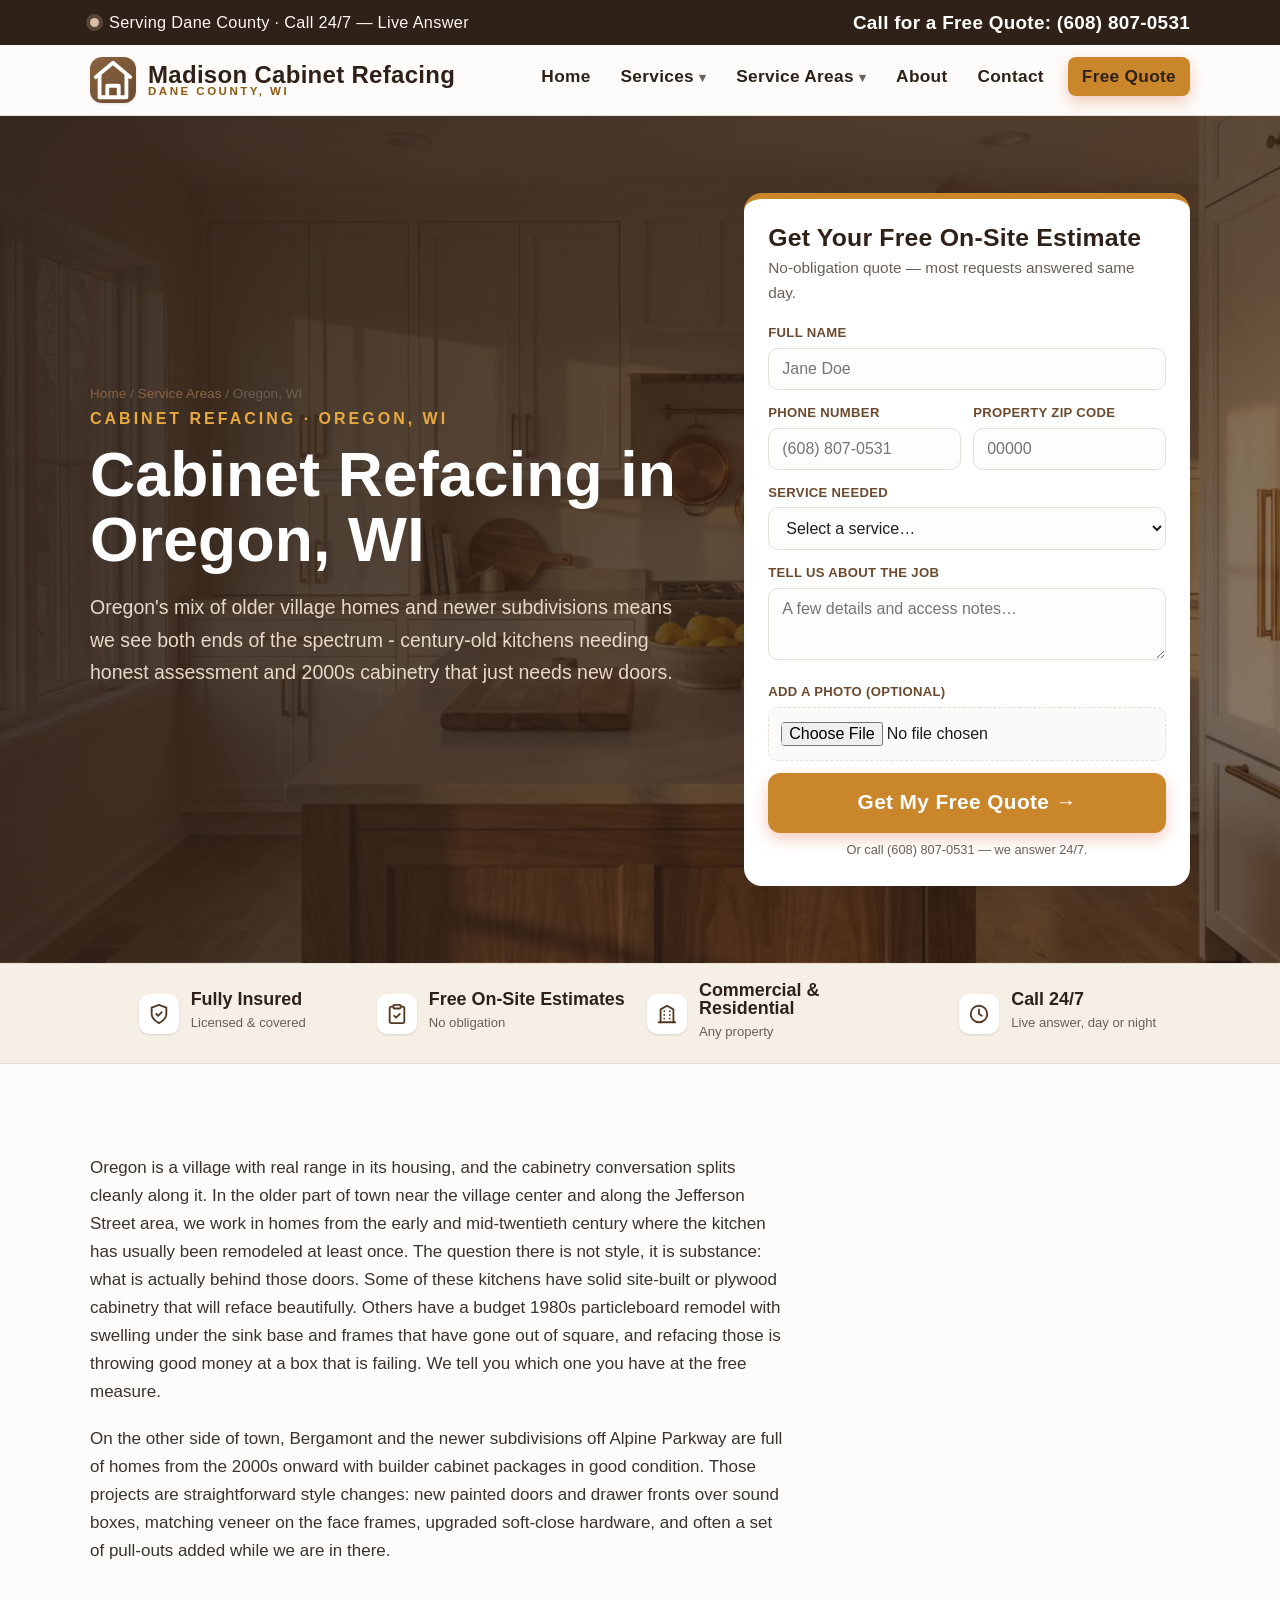
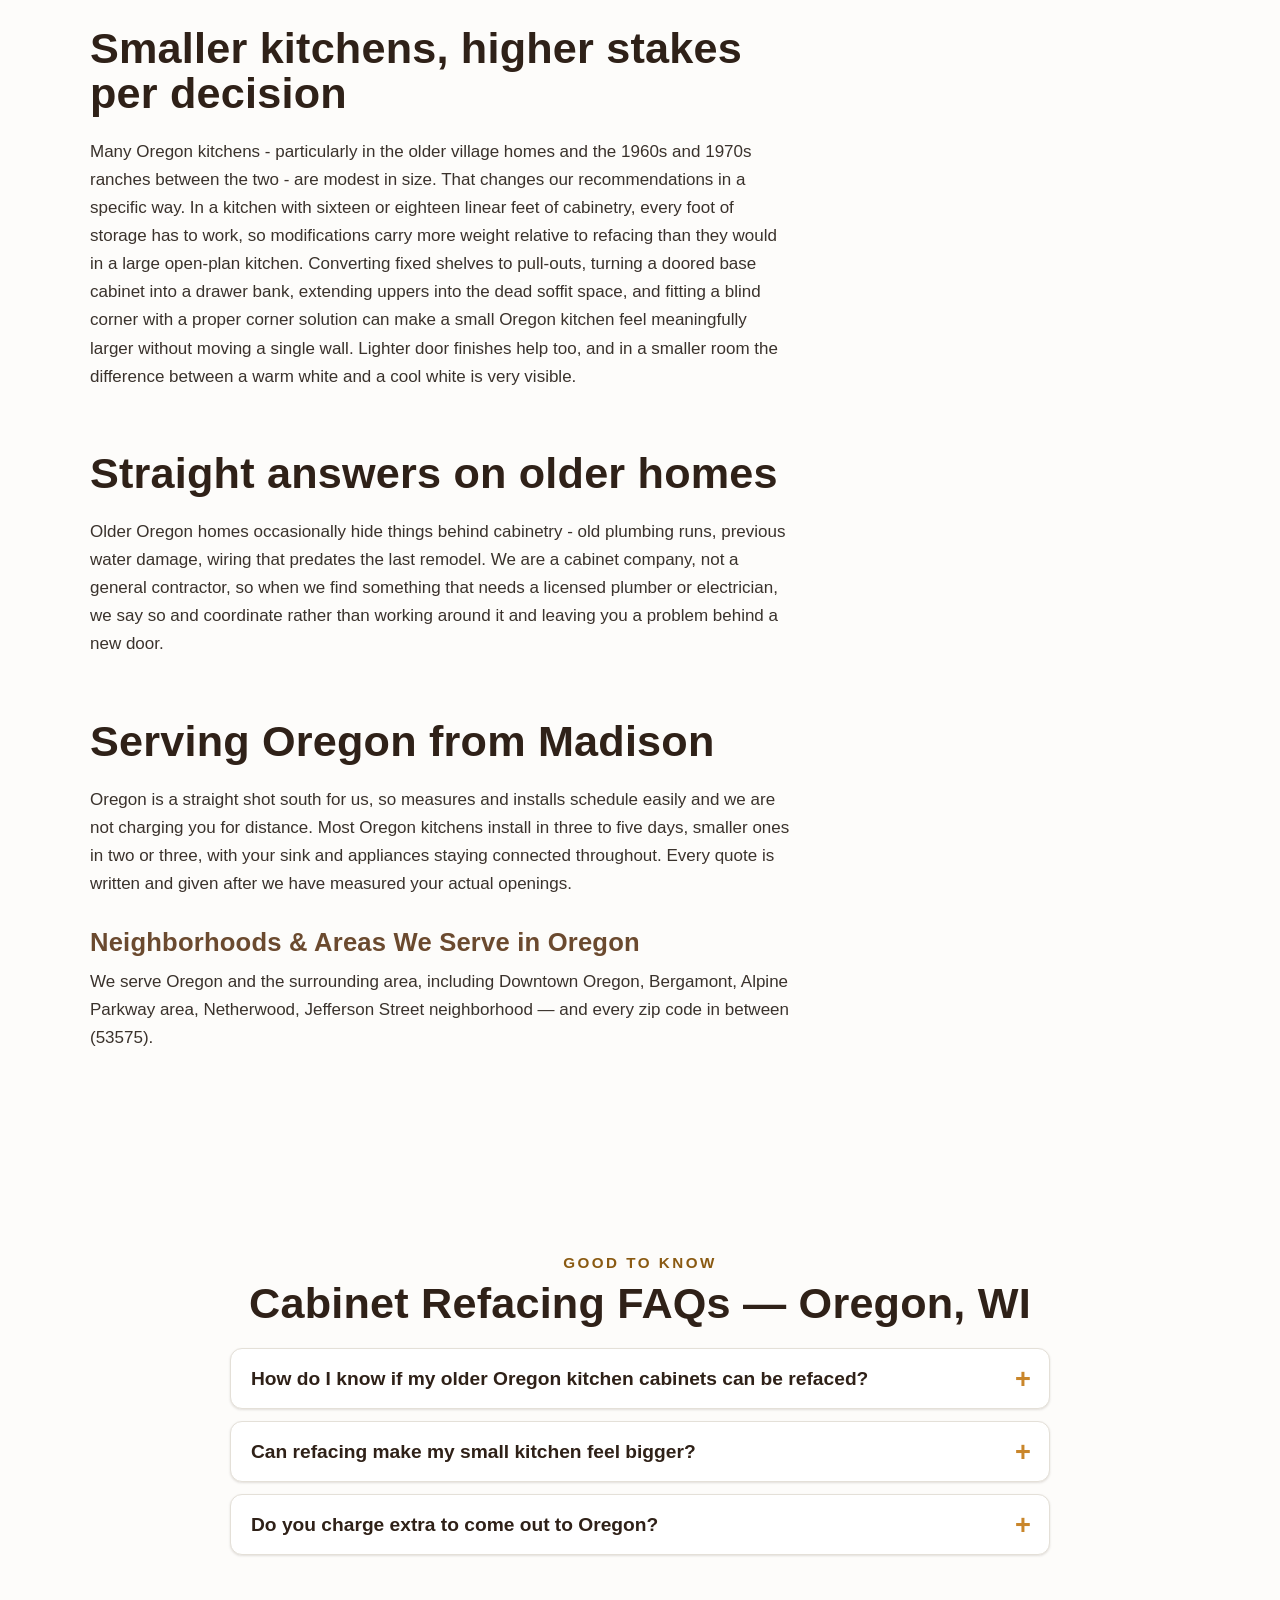
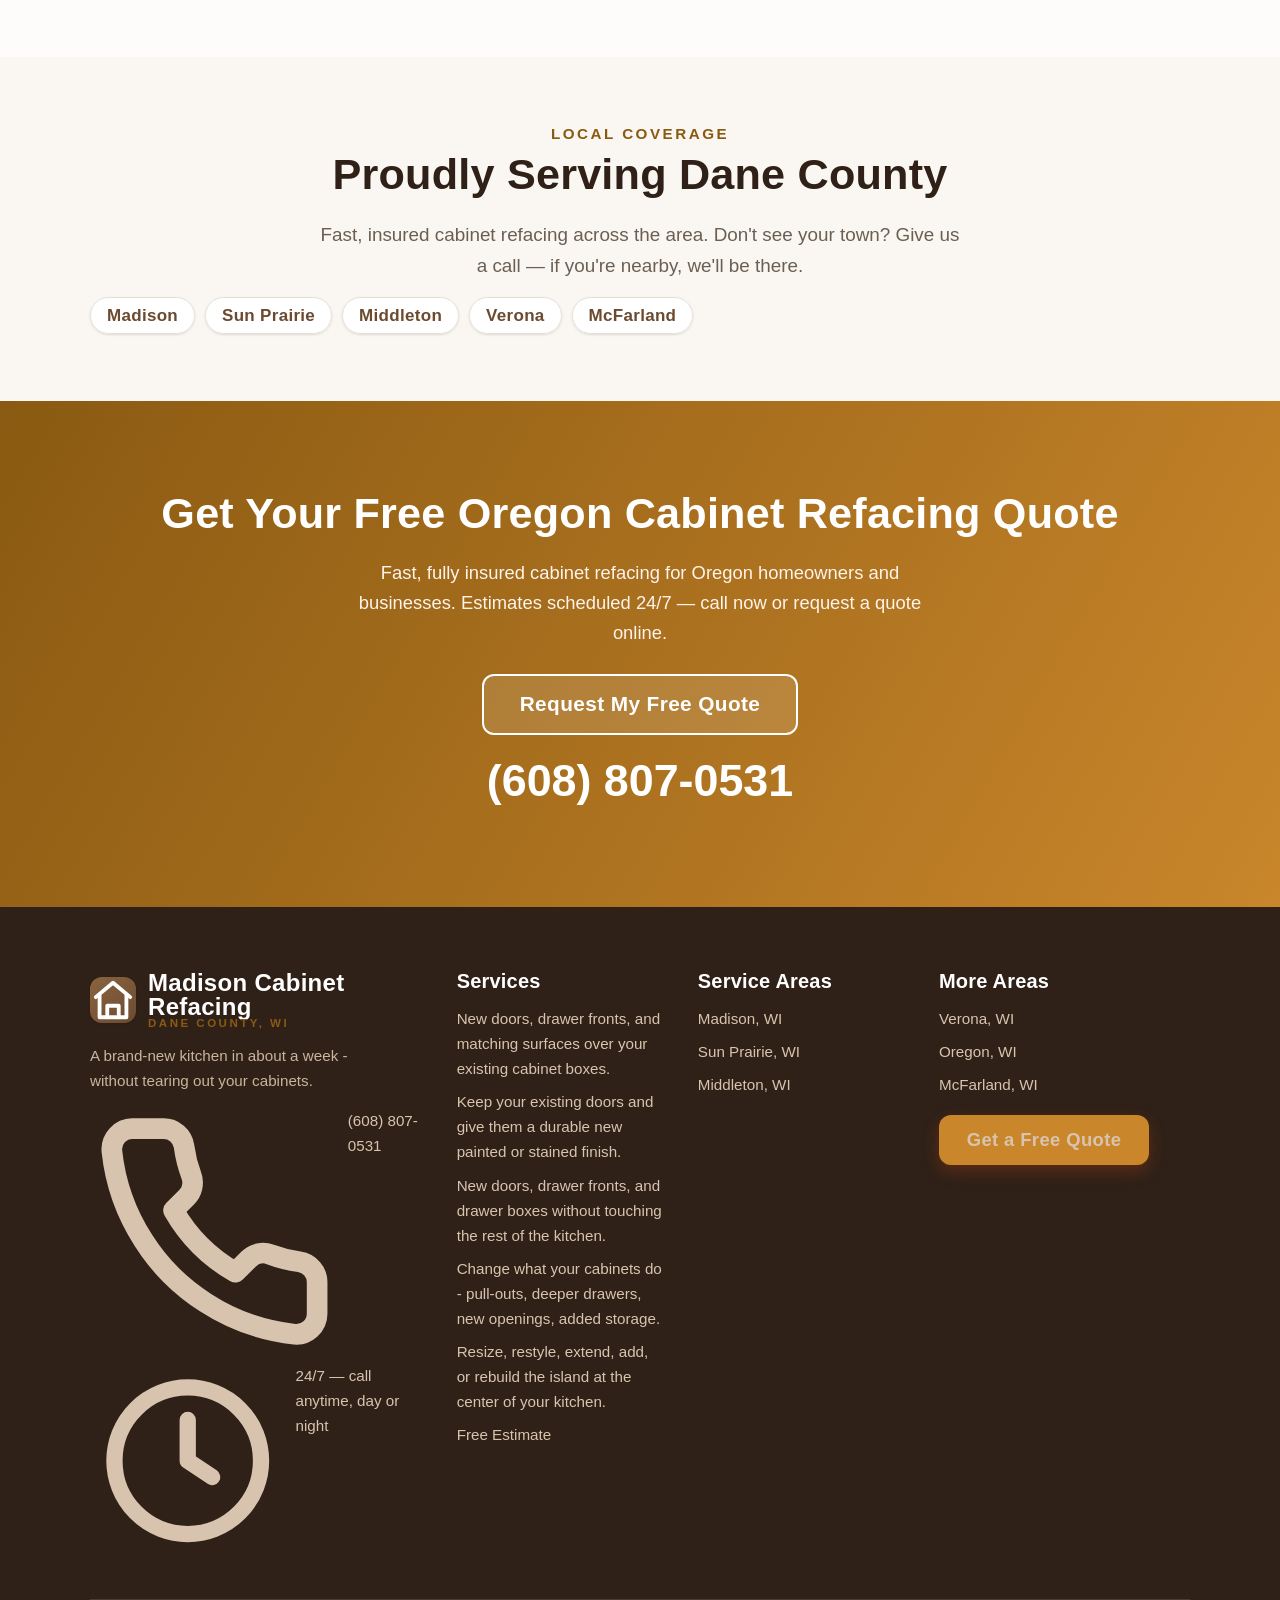
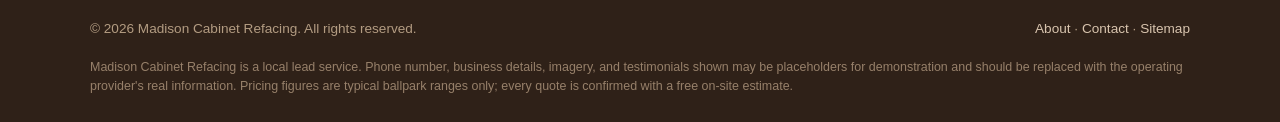
<file: cabinet-refacing-oregon-wi/index.html>
<!DOCTYPE html>
<html lang="en">
<head>
<meta charset="utf-8">
<meta name="viewport" content="width=device-width, initial-scale=1">
<!-- Google tag (gtag.js) -->
<script async src="https://www.googletagmanager.com/gtag/js?id=G-HV7G3ZGDNJ"></script>
<script>window.dataLayer=window.dataLayer||[];function gtag(){dataLayer.push(arguments);}gtag("js",new Date());gtag("config","G-HV7G3ZGDNJ");</script>
<title>Cabinet Refacing Oregon, WI | Free In-Home Quote</title>
<meta name="description" content="Cabinet refacing and refinishing in Oregon, WI. Honest assessment for older village homes plus style updates for newer Bergamont-area kitchens. Free quote.">
<link rel="canonical" href="https://madisoncabinetrefacing.com/cabinet-refacing-oregon-wi/">
<meta name="robots" content="index, follow">
<meta name="geo.region" content="US-WI">
<meta name="geo.placename" content="Madison, Wisconsin">
<meta property="og:type" content="website">
<meta property="og:title" content="Cabinet Refacing Oregon, WI | Free In-Home Quote">
<meta property="og:description" content="Cabinet refacing and refinishing in Oregon, WI. Honest assessment for older village homes plus style updates for newer Bergamont-area kitchens. Free quote.">
<meta property="og:url" content="https://madisoncabinetrefacing.com/cabinet-refacing-oregon-wi/">
<meta property="og:image" content="https://madisoncabinetrefacing.com/og-image.jpg">
<meta property="og:site_name" content="Madison Cabinet Refacing">
<meta name="twitter:card" content="summary_large_image">
<link rel="icon" href="data:image/svg+xml,%3Csvg xmlns=%27http://www.w3.org/2000/svg%27 viewBox=%270 0 32 32%27%3E%3Crect width=%2732%27 height=%2732%27 rx=%277%27 fill=%27%236B4A2F%27/%3E%3Ctext x=%2716%27 y=%2722%27 font-size=%2718%27 text-anchor=%27middle%27 fill=%27%23E8A93F%27 font-family=%27Arial%27 font-weight=%27bold%27%3EM%3C/text%3E%3C/svg%3E">
<link rel="preload" as="image" href="/hero-cabinet-refacing-madison.webp" fetchpriority="high">
<link rel="preconnect" href="https://fonts.googleapis.com"><link rel="preconnect" href="https://fonts.gstatic.com" crossorigin><link href="https://fonts.googleapis.com/css2?family=Fraunces:opsz,wght@9..144,500;9..144,700&family=Inter:wght@400;500;600;700&display=swap" rel="stylesheet">
<link rel="stylesheet" href="/css/style.css">
<script type="application/ld+json">{"@context": "https://schema.org", "@type": "LocalBusiness", "@id": "https://madisoncabinetrefacing.com/#business", "name": "Madison Cabinet Refacing", "image": "https://madisoncabinetrefacing.com/og-image.jpg", "url": "https://madisoncabinetrefacing.com/cabinet-refacing-oregon-wi/", "telephone": "+16088070531", "priceRange": "$$", "address": {"@type": "PostalAddress", "streetAddress": "Service address on file - by appointment", "addressLocality": "Madison", "addressRegion": "WI", "postalCode": "53713", "addressCountry": "US"}, "geo": {"@type": "GeoCoordinates", "latitude": 43.0731, "longitude": -89.4012}, "areaServed": [{"@type": "City", "name": "Madison, WI"}, {"@type": "City", "name": "Sun Prairie, WI"}, {"@type": "City", "name": "Middleton, WI"}, {"@type": "City", "name": "Verona, WI"}, {"@type": "City", "name": "Oregon, WI"}, {"@type": "City", "name": "McFarland, WI"}, {"@type": "AdministrativeArea", "name": "Dane County"}], "openingHoursSpecification": [{"@type": "OpeningHoursSpecification", "dayOfWeek": ["Monday", "Tuesday", "Wednesday", "Thursday", "Friday", "Saturday", "Sunday"], "opens": "00:00", "closes": "23:59"}], "makesOffer": [{"@type": "Offer", "itemOffered": {"@type": "Service", "name": "Cabinet Refacing"}}, {"@type": "Offer", "itemOffered": {"@type": "Service", "name": "Cabinet Refinishing"}}, {"@type": "Offer", "itemOffered": {"@type": "Service", "name": "Doors & Drawer Fronts"}}, {"@type": "Offer", "itemOffered": {"@type": "Service", "name": "Cabinet Modifications"}}, {"@type": "Offer", "itemOffered": {"@type": "Service", "name": "Kitchen Islands"}}]}</script>
<script type="application/ld+json">{"@context": "https://schema.org", "@type": "BreadcrumbList", "itemListElement": [{"@type": "ListItem", "position": 1, "name": "Home", "item": "https://madisoncabinetrefacing.com/"}, {"@type": "ListItem", "position": 2, "name": "Service Areas", "item": "https://madisoncabinetrefacing.com/cabinet-refacing-madison-wi/"}, {"@type": "ListItem", "position": 3, "name": "Oregon, WI", "item": "https://madisoncabinetrefacing.com/cabinet-refacing-oregon-wi/"}]}</script>
<script type="application/ld+json">{"@context": "https://schema.org", "@type": "FAQPage", "mainEntity": [{"@type": "Question", "name": "How do I know if my older Oregon kitchen cabinets can be refaced?", "acceptedAnswer": {"@type": "Answer", "text": "We check box material, whether frames are square, hinge condition, and especially the sink base for water swelling. Plywood or solid-frame boxes are usually good candidates regardless of age. Swelling particleboard or racked frames are not, and we will tell you at the free measure rather than after you have paid a deposit."}}, {"@type": "Question", "name": "Can refacing make my small kitchen feel bigger?", "acceptedAnswer": {"@type": "Answer", "text": "Refacing changes the look; modifications change the capacity. In smaller Oregon kitchens we usually pair them - lighter door finishes plus pull-outs, a drawer bank, uppers extended into dead soffit space, and a real corner solution. That combination is what actually makes the room feel larger."}}, {"@type": "Question", "name": "Do you charge extra to come out to Oregon?", "acceptedAnswer": {"@type": "Answer", "text": "No. Oregon is inside our standard Dane County service area, and both the in-home measure and the quote are free with no travel surcharge."}}]}</script>
</head>
<body>
<div class="callbar"><div class="callbar__inner">
  <div class="callbar__msg"><span class="dot" aria-hidden="true"></span>
    <span class="callbar__msg-text">Serving Dane County &middot; Call 24/7 &mdash; Live Answer</span>
    <span class="callbar__msg-text-short">Call 24/7 &mdash; Live Answer</span></div>
  <a class="callbar__phone" href="tel:+16088070531"><svg viewBox="0 0 24 24" fill="none" stroke="currentColor" stroke-width="2" stroke-linecap="round" stroke-linejoin="round"><path d="M22 16.92v3a2 2 0 0 1-2.18 2 19.79 19.79 0 0 1-8.63-3.07 19.5 19.5 0 0 1-6-6 19.79 19.79 0 0 1-3.07-8.67A2 2 0 0 1 4.11 2h3a2 2 0 0 1 2 1.72c.13.96.36 1.9.7 2.81a2 2 0 0 1-.45 2.11L8.09 9.91a16 16 0 0 0 6 6l1.27-1.27a2 2 0 0 1 2.11-.45c.9.34 1.85.57 2.81.7A2 2 0 0 1 22 16.92z"/></svg> Call for a Free Quote: (608) 807-0531</a>
</div></div>
<header class="site-header"><nav class="nav" aria-label="Primary">
  <a class="brand" href="/" aria-label="Madison Cabinet Refacing home">
    <span class="brand__mark" aria-hidden="true"><svg viewBox="0 0 24 24" fill="none" stroke="currentColor" stroke-width="2" stroke-linecap="round" stroke-linejoin="round"><path d="M3 10.5 12 3l9 7.5"/><path d="M5 9.5V21h14V9.5"/><path d="M9 21v-6h6v6"/></svg></span>
    <span class="brand__name">Madison Cabinet Refacing<span>Dane County, WI</span></span></a>
  <button class="nav__toggle" aria-label="Toggle menu" aria-expanded="false" aria-controls="menu">&#9776;</button>
  <ul class="nav__links" id="menu">
    <li><a href="/">Home</a></li>
    <li class="has-drop"><a href="/cabinet-refacing/">Services</a><div class="drop"><a href="/cabinet-refacing/">Cabinet Refacing</a><a href="/cabinet-refinishing/">Cabinet Refinishing</a><a href="/cabinet-door-and-drawer-replacement/">Doors & Drawer Fronts</a><a href="/cabinet-modifications/">Cabinet Modifications</a><a href="/kitchen-island-modifications/">Kitchen Islands</a></div></li>
    <li class="has-drop"><a href="/cabinet-refacing-madison-wi/">Service Areas</a><div class="drop drop--cols"><a href="/cabinet-refacing-madison-wi/">Madison</a><a href="/cabinet-refacing-sun-prairie-wi/">Sun Prairie</a><a href="/cabinet-refacing-middleton-wi/">Middleton</a><a href="/cabinet-refacing-verona-wi/">Verona</a><a href="/cabinet-refacing-oregon-wi/">Oregon</a><a href="/cabinet-refacing-mcfarland-wi/">McFarland</a></div></li>
    <li><a href="/about/">About</a></li>
    <li><a href="/contact/">Contact</a></li>
    <li class="nav__cta"><a class="btn btn--primary" href="/contact/">Free Quote</a></li>
  </ul></nav></header>
<section class="hero" style="--hero-img:url(/hero-cabinet-refacing-madison.webp)"><div class="hero__inner">
  <div class="hero__copy"><nav class="crumbs" aria-label="Breadcrumb"><a href="/">Home</a> / <a href="/cabinet-refacing-madison-wi/">Service Areas</a> / <span>Oregon, WI</span></nav><p class="hero__loc">Cabinet Refacing &middot; Oregon, WI</p><h1>Cabinet Refacing in Oregon, WI</h1>
    <p class="lead">Oregon's mix of older village homes and newer subdivisions means we see both ends of the spectrum - century-old kitchens needing honest assessment and 2000s cabinetry that just needs new doors.</p></div>
  <div class="hero__form-wrap">
<form class="leadform" id="lead-oregon" action="https://formspree.io/f/xgawwdbb" method="post" enctype="multipart/form-data" data-lead novalidate><input type="hidden" name="_subject" value="New quote request &mdash; Madison Cabinet Refacing"><input type="text" name="_gotcha" tabindex="-1" autocomplete="off" style="display:none" aria-hidden="true">
  <h3>Get Your Free On-Site Estimate</h3><p class="leadform__sub">No-obligation quote — most requests answered same day.</p>
  <div class="field"><label for="lead-oregon-name">Full Name</label>
    <input id="lead-oregon-name" name="name" type="text" autocomplete="name" placeholder="Jane Doe" required>
    <span class="form-error">Please enter your name.</span></div>
  <div class="field--row">
    <div class="field"><label for="lead-oregon-phone">Phone Number</label>
      <input id="lead-oregon-phone" name="phone" type="tel" inputmode="tel" autocomplete="tel" placeholder="(608) 807-0531" required>
      <span class="form-error">Enter a valid phone number.</span></div>
    <div class="field"><label for="lead-oregon-zip">Property Zip Code</label>
      <input id="lead-oregon-zip" name="zip" type="text" inputmode="numeric" pattern="[0-9]{5}" maxlength="5" placeholder="00000" required>
      <span class="form-error">Enter your 5-digit zip.</span></div></div>
  <div class="field"><label for="lead-oregon-service">Service Needed</label>
    <select id="lead-oregon-service" name="service" required><option value="">Select a service…</option><option value="Cabinet Refacing">Cabinet Refacing</option><option value="Cabinet Refinishing">Cabinet Refinishing</option><option value="Doors & Drawer Fronts">Doors & Drawer Fronts</option><option value="Cabinet Modifications">Cabinet Modifications</option><option value="Kitchen Islands">Kitchen Islands</option><option value="Multiple Linear Feet">Multiple Linear Feet</option><option value="Commercial Project">Commercial Project</option><option value="Other / Not Sure">Other / Not Sure</option></select>
    <span class="form-error">Please choose a service.</span></div>
  <div class="field"><label for="lead-oregon-msg">Tell Us About the Job</label>
    <textarea id="lead-oregon-msg" name="message" placeholder="A few details and access notes…"></textarea></div>
  <div class="field"><label for="lead-oregon-photo">Add a Photo (optional)</label>
    <div class="field-file"><input id="lead-oregon-photo" name="photo" type="file" accept="image/*"></div></div>
  <input type="hidden" name="source_page" value="">
  <button class="btn btn--primary btn--block btn--lg" type="submit">Get My Free Quote →</button>
  <p class="form-note">Or call (608) 807-0531 — we answer 24/7.</p>
  <div class="form-success" role="status">✅ Thanks! Your request is in. We'll call you shortly to confirm your free on-site estimate.</div>
</form></div>
</div></section><section class="trustbar" aria-label="Why homeowners trust us"><div class="trustbar__grid"><div class="badge"><span class="badge__ico"><svg viewBox="0 0 24 24" fill="none" stroke="currentColor" stroke-width="2" stroke-linecap="round" stroke-linejoin="round"><path d="M12 22s8-4 8-10V5l-8-3-8 3v7c0 6 8 10 8 10z"/><path d="m9 12 2 2 4-4"/></svg></span><span class="badge__txt"><strong>Fully Insured</strong><span>Licensed &amp; covered</span></span></div><div class="badge"><span class="badge__ico"><svg viewBox="0 0 24 24" fill="none" stroke="currentColor" stroke-width="2" stroke-linecap="round" stroke-linejoin="round"><rect x="8" y="2" width="8" height="4" rx="1"/><path d="M16 4h2a2 2 0 0 1 2 2v14a2 2 0 0 1-2 2H6a2 2 0 0 1-2-2V6a2 2 0 0 1 2-2h2"/><path d="m9 14 2 2 4-4"/></svg></span><span class="badge__txt"><strong>Free On-Site Estimates</strong><span>No obligation</span></span></div><div class="badge"><span class="badge__ico"><svg viewBox="0 0 24 24" fill="none" stroke="currentColor" stroke-width="2" stroke-linecap="round" stroke-linejoin="round"><path d="M3 21h18"/><path d="M5 21V7l7-4 7 4v14"/><path d="M9 9h.01M9 13h.01M9 17h.01M15 9h.01M15 13h.01M15 17h.01"/></svg></span><span class="badge__txt"><strong>Commercial &amp; Residential</strong><span>Any property</span></span></div><div class="badge"><span class="badge__ico"><svg viewBox="0 0 24 24" fill="none" stroke="currentColor" stroke-width="2" stroke-linecap="round" stroke-linejoin="round"><circle cx="12" cy="12" r="9"/><path d="M12 7v5l3 2"/></svg></span><span class="badge__txt"><strong>Call 24/7</strong><span>Live answer, day or night</span></span></div></div></section><section class="section"><div class="container"><article class="prose"><p>Oregon is a village with real range in its housing, and the cabinetry conversation splits cleanly along it. In the older part of town near the village center and along the Jefferson Street area, we work in homes from the early and mid-twentieth century where the kitchen has usually been remodeled at least once. The question there is not style, it is substance: what is actually behind those doors. Some of these kitchens have solid site-built or plywood cabinetry that will reface beautifully. Others have a budget 1980s particleboard remodel with swelling under the sink base and frames that have gone out of square, and refacing those is throwing good money at a box that is failing. We tell you which one you have at the free measure.</p>
<p>On the other side of town, Bergamont and the newer subdivisions off Alpine Parkway are full of homes from the 2000s onward with builder cabinet packages in good condition. Those projects are straightforward style changes: new painted doors and drawer fronts over sound boxes, matching veneer on the face frames, upgraded soft-close hardware, and often a set of pull-outs added while we are in there.</p>
<h2>Smaller kitchens, higher stakes per decision</h2>
<p>Many Oregon kitchens - particularly in the older village homes and the 1960s and 1970s ranches between the two - are modest in size. That changes our recommendations in a specific way. In a kitchen with sixteen or eighteen linear feet of cabinetry, every foot of storage has to work, so modifications carry more weight relative to refacing than they would in a large open-plan kitchen. Converting fixed shelves to pull-outs, turning a doored base cabinet into a drawer bank, extending uppers into the dead soffit space, and fitting a blind corner with a proper corner solution can make a small Oregon kitchen feel meaningfully larger without moving a single wall. Lighter door finishes help too, and in a smaller room the difference between a warm white and a cool white is very visible.</p>
<h2>Straight answers on older homes</h2>
<p>Older Oregon homes occasionally hide things behind cabinetry - old plumbing runs, previous water damage, wiring that predates the last remodel. We are a cabinet company, not a general contractor, so when we find something that needs a licensed plumber or electrician, we say so and coordinate rather than working around it and leaving you a problem behind a new door.</p>
<h2>Serving Oregon from Madison</h2>
<p>Oregon is a straight shot south for us, so measures and installs schedule easily and we are not charging you for distance. Most Oregon kitchens install in three to five days, smaller ones in two or three, with your sink and appliances staying connected throughout. Every quote is written and given after we have measured your actual openings.</p><h3>Neighborhoods &amp; Areas We Serve in Oregon</h3><p>We serve Oregon and the surrounding area, including Downtown Oregon, Bergamont, Alpine Parkway area, Netherwood, Jefferson Street neighborhood — and every zip code in between (53575).</p></article></div></section><section class="section"><div class="container"><div class="center"><p class="eyebrow">Good to Know</p><h2>Cabinet Refacing FAQs — Oregon, WI</h2></div><div class="faq"><div class="faq__item"><button class="faq__q" type="button">How do I know if my older Oregon kitchen cabinets can be refaced?</button><div class="faq__a"><div class="faq__a-inner">We check box material, whether frames are square, hinge condition, and especially the sink base for water swelling. Plywood or solid-frame boxes are usually good candidates regardless of age. Swelling particleboard or racked frames are not, and we will tell you at the free measure rather than after you have paid a deposit.</div></div></div><div class="faq__item"><button class="faq__q" type="button">Can refacing make my small kitchen feel bigger?</button><div class="faq__a"><div class="faq__a-inner">Refacing changes the look; modifications change the capacity. In smaller Oregon kitchens we usually pair them - lighter door finishes plus pull-outs, a drawer bank, uppers extended into dead soffit space, and a real corner solution. That combination is what actually makes the room feel larger.</div></div></div><div class="faq__item"><button class="faq__q" type="button">Do you charge extra to come out to Oregon?</button><div class="faq__a"><div class="faq__a-inner">No. Oregon is inside our standard Dane County service area, and both the in-home measure and the quote are free with no travel surcharge.</div></div></div></div></div></section>
<section class="section section--tight section--sand"><div class="container center">
  <p class="eyebrow">Local Coverage</p><h2>Proudly Serving Dane County</h2>
  <p class="lead">Fast, insured cabinet refacing across the area. Don't see your town? Give us a call — if you're nearby, we'll be there.</p>
  <ul class="chips"><li><a href="/cabinet-refacing-madison-wi/">Madison</a></li><li><a href="/cabinet-refacing-sun-prairie-wi/">Sun Prairie</a></li><li><a href="/cabinet-refacing-middleton-wi/">Middleton</a></li><li><a href="/cabinet-refacing-verona-wi/">Verona</a></li><li><a href="/cabinet-refacing-mcfarland-wi/">McFarland</a></li></ul></div></section>
<section class="section ctaband"><div class="container"><h2>Get Your Free Oregon Cabinet Refacing Quote</h2><p>Fast, fully insured cabinet refacing for Oregon homeowners and businesses. Estimates scheduled 24/7 — call now or request a quote online.</p>
  <a class="btn btn--ghost-light btn--lg" href="/contact/">Request My Free Quote</a>
  <div><a class="ctaband__phone" href="tel:+16088070531">(608) 807-0531</a></div></div></section>
<footer class="footer"><div class="container"><div class="footer__grid">
  <div><div class="brand"><span class="brand__mark" aria-hidden="true"><svg viewBox="0 0 24 24" fill="none" stroke="currentColor" stroke-width="2" stroke-linecap="round" stroke-linejoin="round"><path d="M3 10.5 12 3l9 7.5"/><path d="M5 9.5V21h14V9.5"/><path d="M9 21v-6h6v6"/></svg></span>
      <span class="brand__name" style="color:#fff">Madison Cabinet Refacing<span>Dane County, WI</span></span></div>
    <p class="footer__brandtext">A brand-new kitchen in about a week - without tearing out your cabinets.</p>
    <ul class="footer__contact" style="list-style:none;padding:0;margin:14px 0 0">
      <li><svg viewBox="0 0 24 24" fill="none" stroke="currentColor" stroke-width="2" stroke-linecap="round" stroke-linejoin="round"><path d="M22 16.92v3a2 2 0 0 1-2.18 2 19.79 19.79 0 0 1-8.63-3.07 19.5 19.5 0 0 1-6-6 19.79 19.79 0 0 1-3.07-8.67A2 2 0 0 1 4.11 2h3a2 2 0 0 1 2 1.72c.13.96.36 1.9.7 2.81a2 2 0 0 1-.45 2.11L8.09 9.91a16 16 0 0 0 6 6l1.27-1.27a2 2 0 0 1 2.11-.45c.9.34 1.85.57 2.81.7A2 2 0 0 1 22 16.92z"/></svg> <a href="tel:+16088070531">(608) 807-0531</a></li>
      <li><svg viewBox="0 0 24 24" fill="none" stroke="currentColor" stroke-width="2" stroke-linecap="round" stroke-linejoin="round"><circle cx="12" cy="12" r="9"/><path d="M12 7v5l3 2"/></svg> <span>24/7 — call anytime, day or night</span></li></ul></div>
  <div><h4>Services</h4><ul><li><a href="/cabinet-refacing/">New doors, drawer fronts, and matching surfaces over your existing cabinet boxes.</a></li><li><a href="/cabinet-refinishing/">Keep your existing doors and give them a durable new painted or stained finish.</a></li><li><a href="/cabinet-door-and-drawer-replacement/">New doors, drawer fronts, and drawer boxes without touching the rest of the kitchen.</a></li><li><a href="/cabinet-modifications/">Change what your cabinets do - pull-outs, deeper drawers, new openings, added storage.</a></li><li><a href="/kitchen-island-modifications/">Resize, restyle, extend, add, or rebuild the island at the center of your kitchen.</a></li><li><a href="/contact/">Free Estimate</a></li></ul></div>
  <div><h4>Service Areas</h4><ul><li><a href="/cabinet-refacing-madison-wi/">Madison, WI</a></li><li><a href="/cabinet-refacing-sun-prairie-wi/">Sun Prairie, WI</a></li><li><a href="/cabinet-refacing-middleton-wi/">Middleton, WI</a></li></ul></div>
  <div><h4>More Areas</h4><ul><li><a href="/cabinet-refacing-verona-wi/">Verona, WI</a></li><li><a href="/cabinet-refacing-oregon-wi/">Oregon, WI</a></li><li><a href="/cabinet-refacing-mcfarland-wi/">McFarland, WI</a></li></ul><a class="btn btn--primary" href="/contact/" style="margin-top:10px">Get a Free Quote</a></div>
</div></div><div class="container"><div class="footer__bottom">
  <span>&copy; <span id="year">2026</span> Madison Cabinet Refacing. All rights reserved.</span>
  <span><a href="/about/">About</a> &middot; <a href="/contact/">Contact</a> &middot; <a href="/sitemap.xml">Sitemap</a></span>
</div></div>
<p class="footer__disclaimer">Madison Cabinet Refacing is a local lead service. Phone number, business details, imagery, and testimonials shown may be placeholders for demonstration and should be replaced with the operating provider's real information. Pricing figures are typical ballpark ranges only; every quote is confirmed with a free on-site estimate.</p>
</footer><a class="floatcall" href="tel:+16088070531"><svg viewBox="0 0 24 24" fill="none" stroke="currentColor" stroke-width="2" stroke-linecap="round" stroke-linejoin="round"><path d="M22 16.92v3a2 2 0 0 1-2.18 2 19.79 19.79 0 0 1-8.63-3.07 19.5 19.5 0 0 1-6-6 19.79 19.79 0 0 1-3.07-8.67A2 2 0 0 1 4.11 2h3a2 2 0 0 1 2 1.72c.13.96.36 1.9.7 2.81a2 2 0 0 1-.45 2.11L8.09 9.91a16 16 0 0 0 6 6l1.27-1.27a2 2 0 0 1 2.11-.45c.9.34 1.85.57 2.81.7A2 2 0 0 1 22 16.92z"/></svg> Call Now</a>
<script src="/js/main.js"></script>
</body>
</html>
</file>
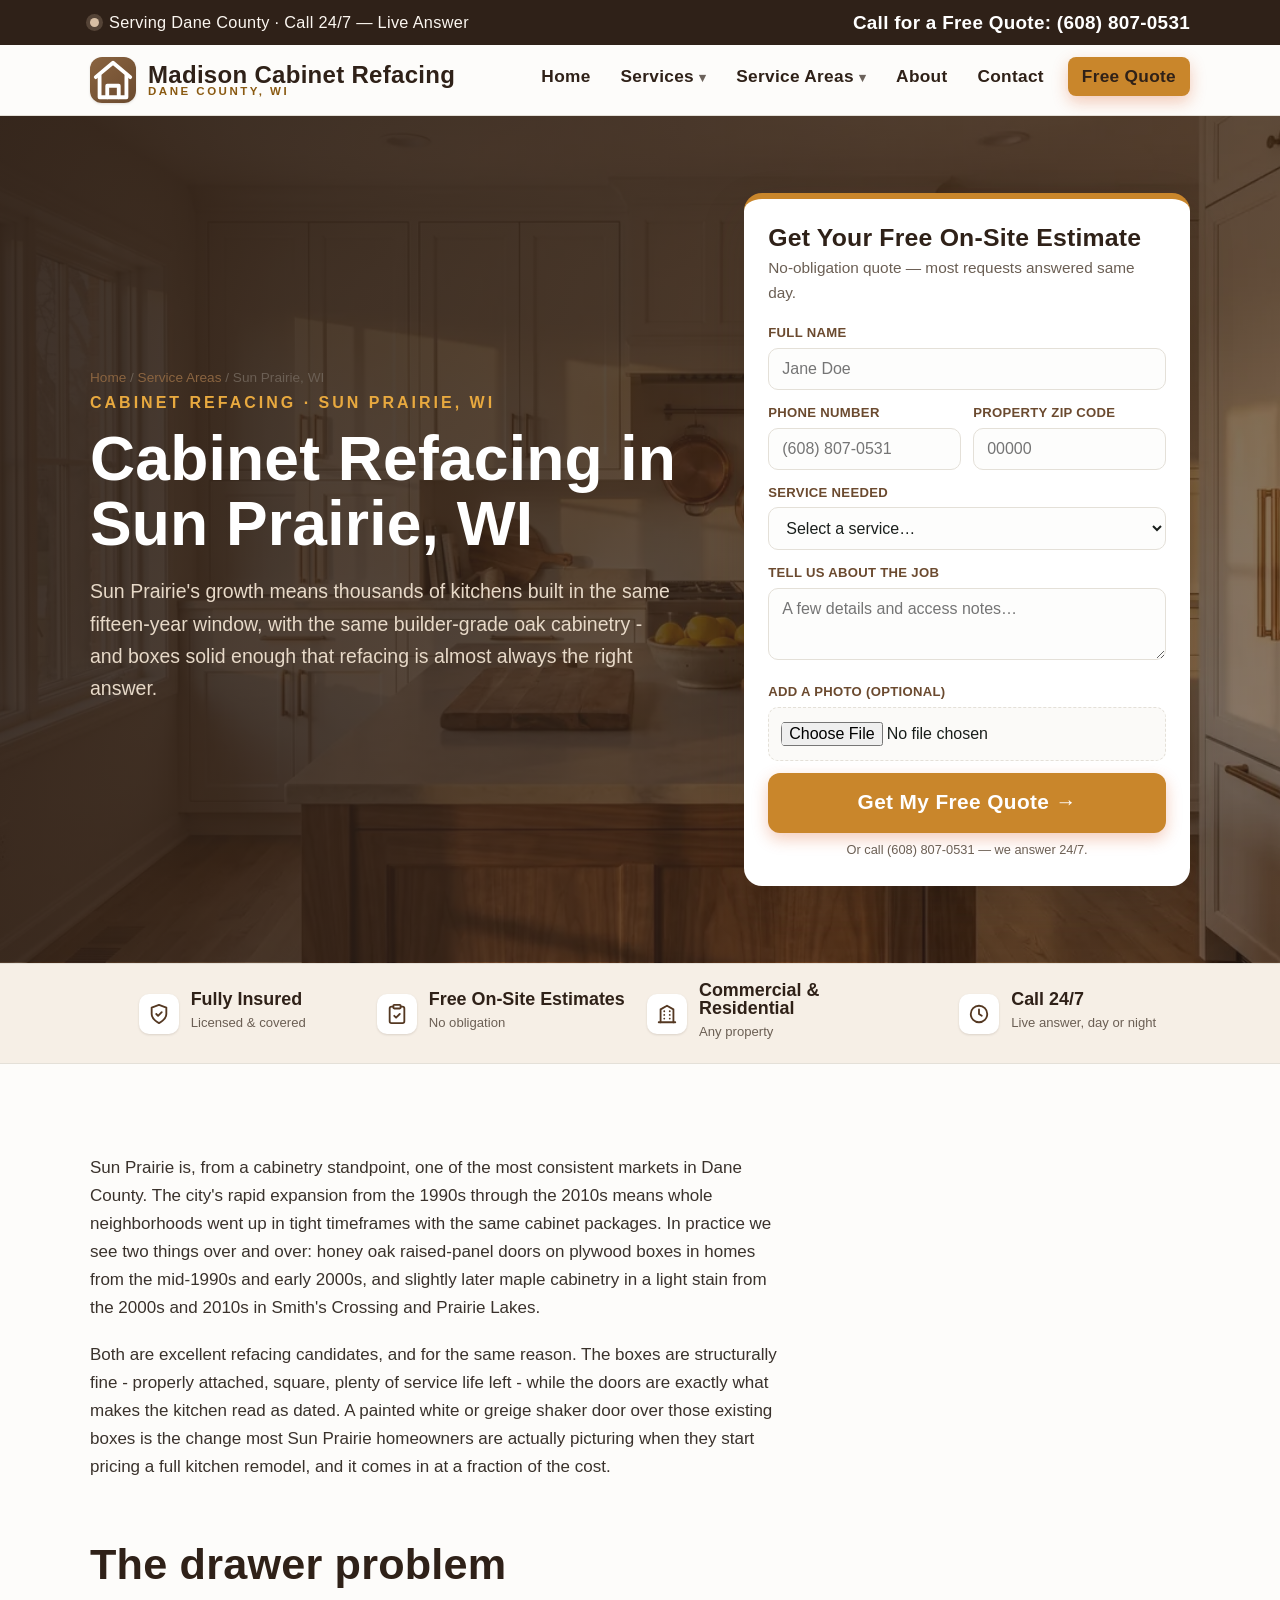
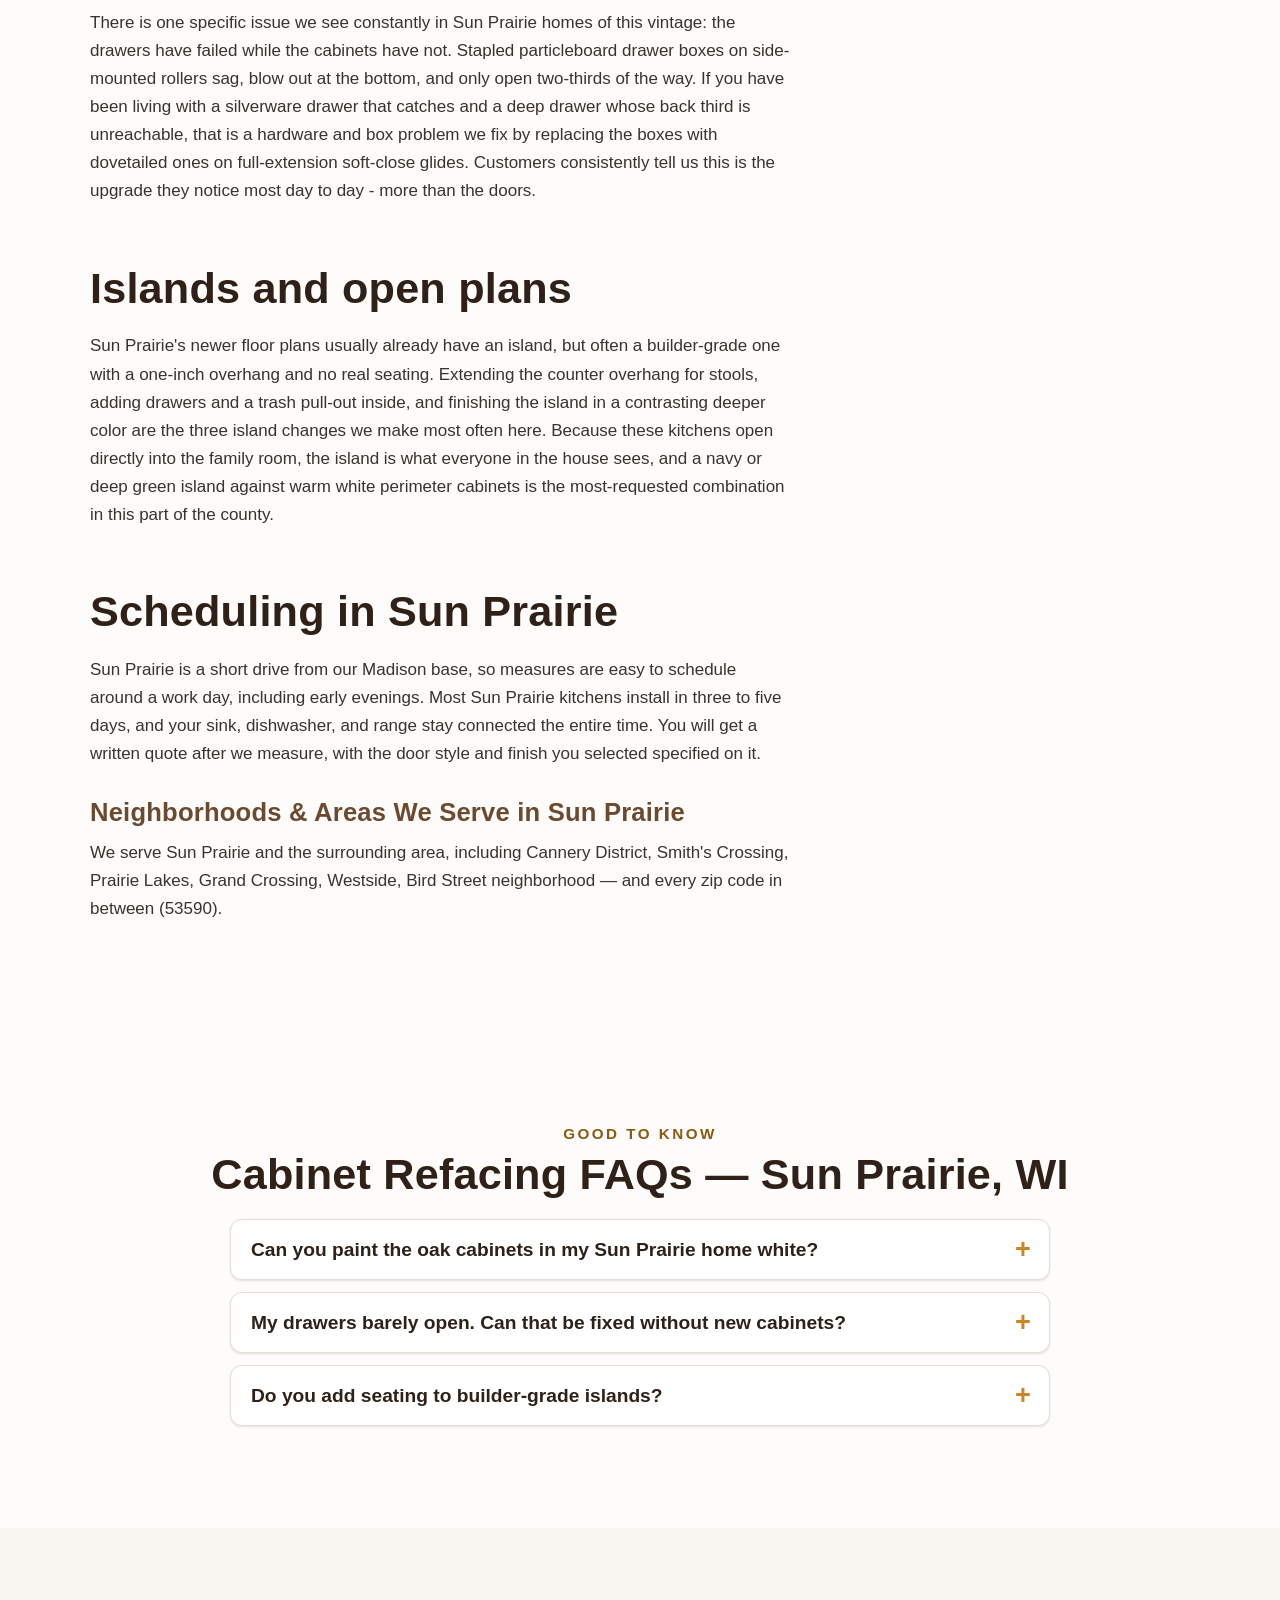
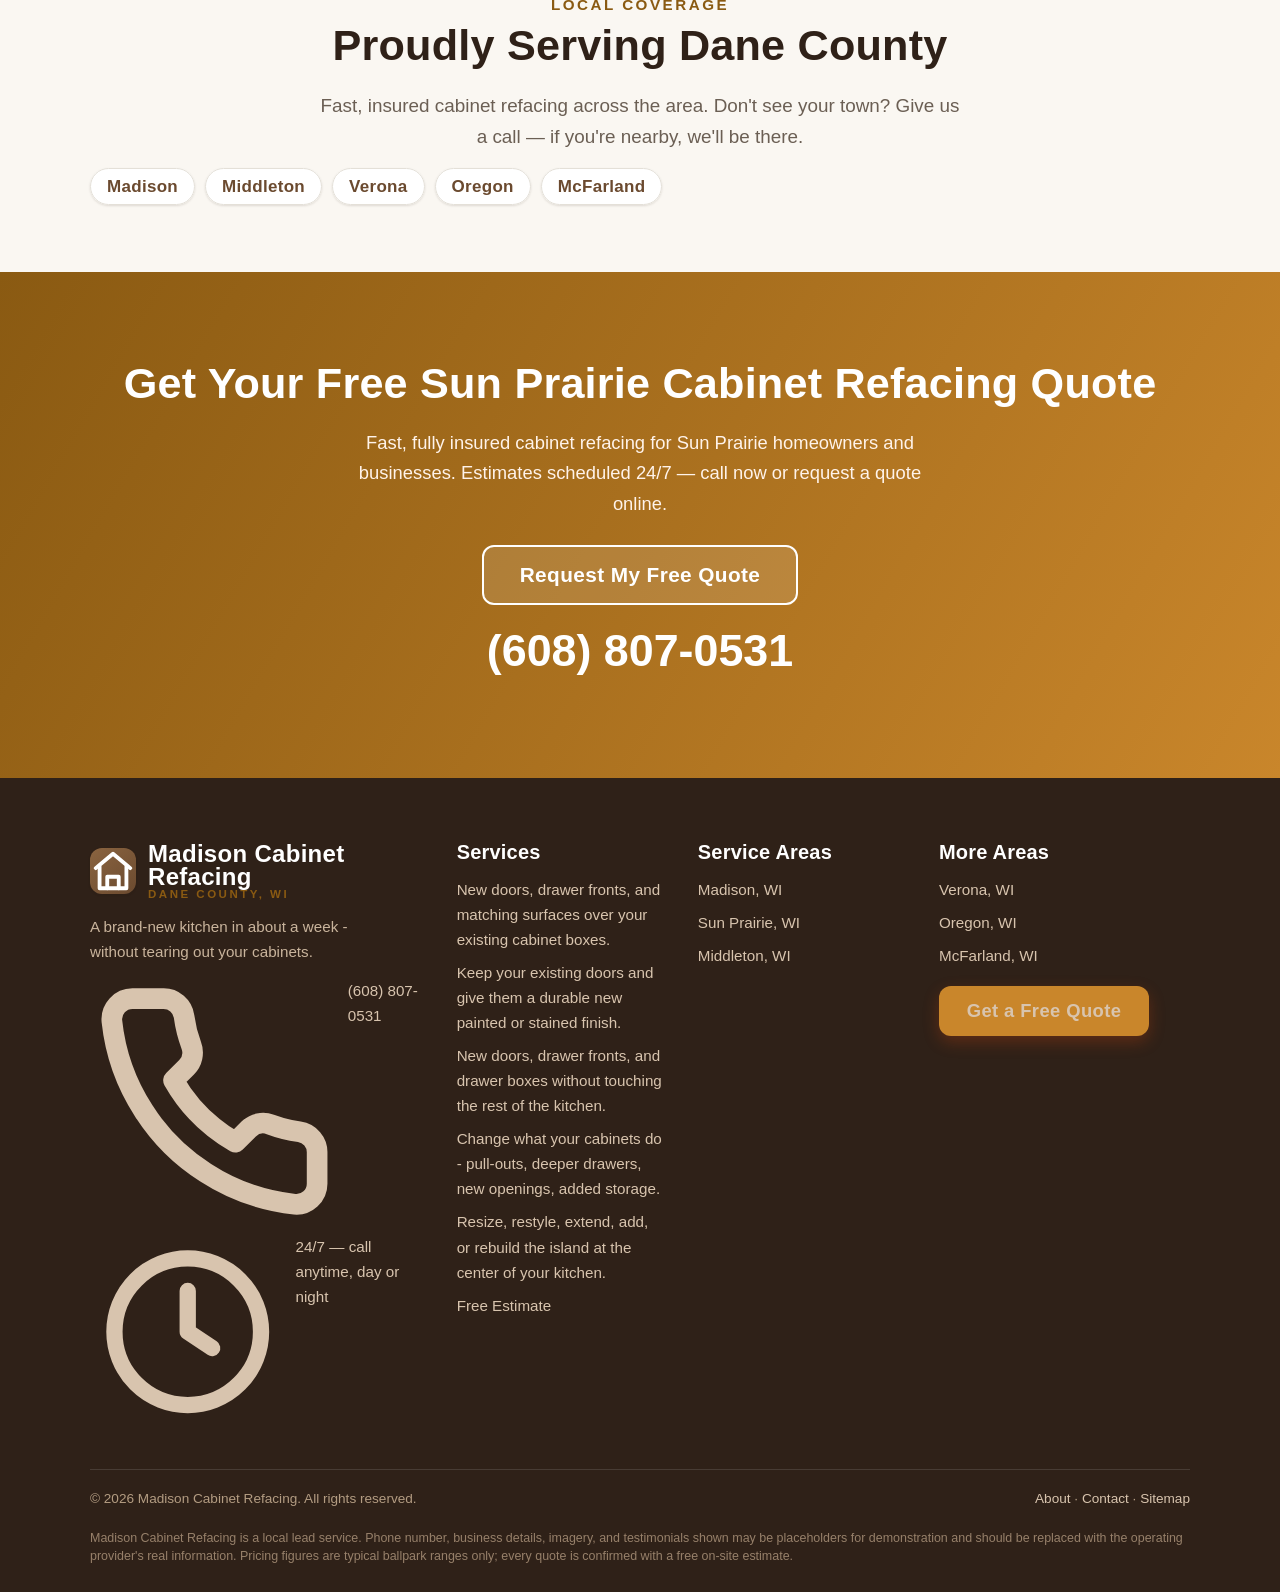
<file: cabinet-refacing-sun-prairie-wi/index.html>
<!DOCTYPE html>
<html lang="en">
<head>
<meta charset="utf-8">
<meta name="viewport" content="width=device-width, initial-scale=1">
<!-- Google tag (gtag.js) -->
<script async src="https://www.googletagmanager.com/gtag/js?id=G-HV7G3ZGDNJ"></script>
<script>window.dataLayer=window.dataLayer||[];function gtag(){dataLayer.push(arguments);}gtag("js",new Date());gtag("config","G-HV7G3ZGDNJ");</script>
<title>Cabinet Refacing Sun Prairie, WI | Free Quote</title>
<meta name="description" content="Cabinet refacing in Sun Prairie, WI. Ideal for 1990s-2010s oak and maple builder cabinets - painted doors, soft-close drawers, islands. Free quote.">
<link rel="canonical" href="https://madisoncabinetrefacing.com/cabinet-refacing-sun-prairie-wi/">
<meta name="robots" content="index, follow">
<meta name="geo.region" content="US-WI">
<meta name="geo.placename" content="Madison, Wisconsin">
<meta property="og:type" content="website">
<meta property="og:title" content="Cabinet Refacing Sun Prairie, WI | Free Quote">
<meta property="og:description" content="Cabinet refacing in Sun Prairie, WI. Ideal for 1990s-2010s oak and maple builder cabinets - painted doors, soft-close drawers, islands. Free quote.">
<meta property="og:url" content="https://madisoncabinetrefacing.com/cabinet-refacing-sun-prairie-wi/">
<meta property="og:image" content="https://madisoncabinetrefacing.com/og-image.jpg">
<meta property="og:site_name" content="Madison Cabinet Refacing">
<meta name="twitter:card" content="summary_large_image">
<link rel="icon" href="data:image/svg+xml,%3Csvg xmlns=%27http://www.w3.org/2000/svg%27 viewBox=%270 0 32 32%27%3E%3Crect width=%2732%27 height=%2732%27 rx=%277%27 fill=%27%236B4A2F%27/%3E%3Ctext x=%2716%27 y=%2722%27 font-size=%2718%27 text-anchor=%27middle%27 fill=%27%23E8A93F%27 font-family=%27Arial%27 font-weight=%27bold%27%3EM%3C/text%3E%3C/svg%3E">
<link rel="preload" as="image" href="/hero-cabinet-refacing-madison.webp" fetchpriority="high">
<link rel="preconnect" href="https://fonts.googleapis.com"><link rel="preconnect" href="https://fonts.gstatic.com" crossorigin><link href="https://fonts.googleapis.com/css2?family=Fraunces:opsz,wght@9..144,500;9..144,700&family=Inter:wght@400;500;600;700&display=swap" rel="stylesheet">
<link rel="stylesheet" href="/css/style.css">
<script type="application/ld+json">{"@context": "https://schema.org", "@type": "LocalBusiness", "@id": "https://madisoncabinetrefacing.com/#business", "name": "Madison Cabinet Refacing", "image": "https://madisoncabinetrefacing.com/og-image.jpg", "url": "https://madisoncabinetrefacing.com/cabinet-refacing-sun-prairie-wi/", "telephone": "+16088070531", "priceRange": "$$", "address": {"@type": "PostalAddress", "streetAddress": "Service address on file - by appointment", "addressLocality": "Madison", "addressRegion": "WI", "postalCode": "53713", "addressCountry": "US"}, "geo": {"@type": "GeoCoordinates", "latitude": 43.0731, "longitude": -89.4012}, "areaServed": [{"@type": "City", "name": "Madison, WI"}, {"@type": "City", "name": "Sun Prairie, WI"}, {"@type": "City", "name": "Middleton, WI"}, {"@type": "City", "name": "Verona, WI"}, {"@type": "City", "name": "Oregon, WI"}, {"@type": "City", "name": "McFarland, WI"}, {"@type": "AdministrativeArea", "name": "Dane County"}], "openingHoursSpecification": [{"@type": "OpeningHoursSpecification", "dayOfWeek": ["Monday", "Tuesday", "Wednesday", "Thursday", "Friday", "Saturday", "Sunday"], "opens": "00:00", "closes": "23:59"}], "makesOffer": [{"@type": "Offer", "itemOffered": {"@type": "Service", "name": "Cabinet Refacing"}}, {"@type": "Offer", "itemOffered": {"@type": "Service", "name": "Cabinet Refinishing"}}, {"@type": "Offer", "itemOffered": {"@type": "Service", "name": "Doors & Drawer Fronts"}}, {"@type": "Offer", "itemOffered": {"@type": "Service", "name": "Cabinet Modifications"}}, {"@type": "Offer", "itemOffered": {"@type": "Service", "name": "Kitchen Islands"}}]}</script>
<script type="application/ld+json">{"@context": "https://schema.org", "@type": "BreadcrumbList", "itemListElement": [{"@type": "ListItem", "position": 1, "name": "Home", "item": "https://madisoncabinetrefacing.com/"}, {"@type": "ListItem", "position": 2, "name": "Service Areas", "item": "https://madisoncabinetrefacing.com/cabinet-refacing-madison-wi/"}, {"@type": "ListItem", "position": 3, "name": "Sun Prairie, WI", "item": "https://madisoncabinetrefacing.com/cabinet-refacing-sun-prairie-wi/"}]}</script>
<script type="application/ld+json">{"@context": "https://schema.org", "@type": "FAQPage", "mainEntity": [{"@type": "Question", "name": "Can you paint the oak cabinets in my Sun Prairie home white?", "acceptedAnswer": {"@type": "Answer", "text": "Yes - it is probably our most common request here. You have two paths: refacing with new painted doors, or refinishing your existing oak doors. Refinishing costs less but the oak's open grain texture stays faintly visible through paint. We bring a finished oak sample so you can decide with your own eyes."}}, {"@type": "Question", "name": "My drawers barely open. Can that be fixed without new cabinets?", "acceptedAnswer": {"@type": "Answer", "text": "Yes, and it is very common in Sun Prairie homes from the 1990s and 2000s. The cause is side-mounted roller hardware plus stapled particleboard boxes. We replace both with dovetailed boxes on full-extension soft-close glides, leaving your cabinet boxes in place."}}, {"@type": "Question", "name": "Do you add seating to builder-grade islands?", "acceptedAnswer": {"@type": "Answer", "text": "Frequently. It means extending the countertop overhang to roughly 12 to 15 inches with proper support, and confirming you have the walkway clearance to spare. We measure the aisles before promising anything, since a cramped island is worse than one without seating."}}]}</script>
</head>
<body>
<div class="callbar"><div class="callbar__inner">
  <div class="callbar__msg"><span class="dot" aria-hidden="true"></span>
    <span class="callbar__msg-text">Serving Dane County &middot; Call 24/7 &mdash; Live Answer</span>
    <span class="callbar__msg-text-short">Call 24/7 &mdash; Live Answer</span></div>
  <a class="callbar__phone" href="tel:+16088070531"><svg viewBox="0 0 24 24" fill="none" stroke="currentColor" stroke-width="2" stroke-linecap="round" stroke-linejoin="round"><path d="M22 16.92v3a2 2 0 0 1-2.18 2 19.79 19.79 0 0 1-8.63-3.07 19.5 19.5 0 0 1-6-6 19.79 19.79 0 0 1-3.07-8.67A2 2 0 0 1 4.11 2h3a2 2 0 0 1 2 1.72c.13.96.36 1.9.7 2.81a2 2 0 0 1-.45 2.11L8.09 9.91a16 16 0 0 0 6 6l1.27-1.27a2 2 0 0 1 2.11-.45c.9.34 1.85.57 2.81.7A2 2 0 0 1 22 16.92z"/></svg> Call for a Free Quote: (608) 807-0531</a>
</div></div>
<header class="site-header"><nav class="nav" aria-label="Primary">
  <a class="brand" href="/" aria-label="Madison Cabinet Refacing home">
    <span class="brand__mark" aria-hidden="true"><svg viewBox="0 0 24 24" fill="none" stroke="currentColor" stroke-width="2" stroke-linecap="round" stroke-linejoin="round"><path d="M3 10.5 12 3l9 7.5"/><path d="M5 9.5V21h14V9.5"/><path d="M9 21v-6h6v6"/></svg></span>
    <span class="brand__name">Madison Cabinet Refacing<span>Dane County, WI</span></span></a>
  <button class="nav__toggle" aria-label="Toggle menu" aria-expanded="false" aria-controls="menu">&#9776;</button>
  <ul class="nav__links" id="menu">
    <li><a href="/">Home</a></li>
    <li class="has-drop"><a href="/cabinet-refacing/">Services</a><div class="drop"><a href="/cabinet-refacing/">Cabinet Refacing</a><a href="/cabinet-refinishing/">Cabinet Refinishing</a><a href="/cabinet-door-and-drawer-replacement/">Doors & Drawer Fronts</a><a href="/cabinet-modifications/">Cabinet Modifications</a><a href="/kitchen-island-modifications/">Kitchen Islands</a></div></li>
    <li class="has-drop"><a href="/cabinet-refacing-madison-wi/">Service Areas</a><div class="drop drop--cols"><a href="/cabinet-refacing-madison-wi/">Madison</a><a href="/cabinet-refacing-sun-prairie-wi/">Sun Prairie</a><a href="/cabinet-refacing-middleton-wi/">Middleton</a><a href="/cabinet-refacing-verona-wi/">Verona</a><a href="/cabinet-refacing-oregon-wi/">Oregon</a><a href="/cabinet-refacing-mcfarland-wi/">McFarland</a></div></li>
    <li><a href="/about/">About</a></li>
    <li><a href="/contact/">Contact</a></li>
    <li class="nav__cta"><a class="btn btn--primary" href="/contact/">Free Quote</a></li>
  </ul></nav></header>
<section class="hero" style="--hero-img:url(/hero-cabinet-refacing-madison.webp)"><div class="hero__inner">
  <div class="hero__copy"><nav class="crumbs" aria-label="Breadcrumb"><a href="/">Home</a> / <a href="/cabinet-refacing-madison-wi/">Service Areas</a> / <span>Sun Prairie, WI</span></nav><p class="hero__loc">Cabinet Refacing &middot; Sun Prairie, WI</p><h1>Cabinet Refacing in Sun Prairie, WI</h1>
    <p class="lead">Sun Prairie's growth means thousands of kitchens built in the same fifteen-year window, with the same builder-grade oak cabinetry - and boxes solid enough that refacing is almost always the right answer.</p></div>
  <div class="hero__form-wrap">
<form class="leadform" id="lead-sun-prairie" action="https://formspree.io/f/xgawwdbb" method="post" enctype="multipart/form-data" data-lead novalidate><input type="hidden" name="_subject" value="New quote request &mdash; Madison Cabinet Refacing"><input type="text" name="_gotcha" tabindex="-1" autocomplete="off" style="display:none" aria-hidden="true">
  <h3>Get Your Free On-Site Estimate</h3><p class="leadform__sub">No-obligation quote — most requests answered same day.</p>
  <div class="field"><label for="lead-sun-prairie-name">Full Name</label>
    <input id="lead-sun-prairie-name" name="name" type="text" autocomplete="name" placeholder="Jane Doe" required>
    <span class="form-error">Please enter your name.</span></div>
  <div class="field--row">
    <div class="field"><label for="lead-sun-prairie-phone">Phone Number</label>
      <input id="lead-sun-prairie-phone" name="phone" type="tel" inputmode="tel" autocomplete="tel" placeholder="(608) 807-0531" required>
      <span class="form-error">Enter a valid phone number.</span></div>
    <div class="field"><label for="lead-sun-prairie-zip">Property Zip Code</label>
      <input id="lead-sun-prairie-zip" name="zip" type="text" inputmode="numeric" pattern="[0-9]{5}" maxlength="5" placeholder="00000" required>
      <span class="form-error">Enter your 5-digit zip.</span></div></div>
  <div class="field"><label for="lead-sun-prairie-service">Service Needed</label>
    <select id="lead-sun-prairie-service" name="service" required><option value="">Select a service…</option><option value="Cabinet Refacing">Cabinet Refacing</option><option value="Cabinet Refinishing">Cabinet Refinishing</option><option value="Doors & Drawer Fronts">Doors & Drawer Fronts</option><option value="Cabinet Modifications">Cabinet Modifications</option><option value="Kitchen Islands">Kitchen Islands</option><option value="Multiple Linear Feet">Multiple Linear Feet</option><option value="Commercial Project">Commercial Project</option><option value="Other / Not Sure">Other / Not Sure</option></select>
    <span class="form-error">Please choose a service.</span></div>
  <div class="field"><label for="lead-sun-prairie-msg">Tell Us About the Job</label>
    <textarea id="lead-sun-prairie-msg" name="message" placeholder="A few details and access notes…"></textarea></div>
  <div class="field"><label for="lead-sun-prairie-photo">Add a Photo (optional)</label>
    <div class="field-file"><input id="lead-sun-prairie-photo" name="photo" type="file" accept="image/*"></div></div>
  <input type="hidden" name="source_page" value="">
  <button class="btn btn--primary btn--block btn--lg" type="submit">Get My Free Quote →</button>
  <p class="form-note">Or call (608) 807-0531 — we answer 24/7.</p>
  <div class="form-success" role="status">✅ Thanks! Your request is in. We'll call you shortly to confirm your free on-site estimate.</div>
</form></div>
</div></section><section class="trustbar" aria-label="Why homeowners trust us"><div class="trustbar__grid"><div class="badge"><span class="badge__ico"><svg viewBox="0 0 24 24" fill="none" stroke="currentColor" stroke-width="2" stroke-linecap="round" stroke-linejoin="round"><path d="M12 22s8-4 8-10V5l-8-3-8 3v7c0 6 8 10 8 10z"/><path d="m9 12 2 2 4-4"/></svg></span><span class="badge__txt"><strong>Fully Insured</strong><span>Licensed &amp; covered</span></span></div><div class="badge"><span class="badge__ico"><svg viewBox="0 0 24 24" fill="none" stroke="currentColor" stroke-width="2" stroke-linecap="round" stroke-linejoin="round"><rect x="8" y="2" width="8" height="4" rx="1"/><path d="M16 4h2a2 2 0 0 1 2 2v14a2 2 0 0 1-2 2H6a2 2 0 0 1-2-2V6a2 2 0 0 1 2-2h2"/><path d="m9 14 2 2 4-4"/></svg></span><span class="badge__txt"><strong>Free On-Site Estimates</strong><span>No obligation</span></span></div><div class="badge"><span class="badge__ico"><svg viewBox="0 0 24 24" fill="none" stroke="currentColor" stroke-width="2" stroke-linecap="round" stroke-linejoin="round"><path d="M3 21h18"/><path d="M5 21V7l7-4 7 4v14"/><path d="M9 9h.01M9 13h.01M9 17h.01M15 9h.01M15 13h.01M15 17h.01"/></svg></span><span class="badge__txt"><strong>Commercial &amp; Residential</strong><span>Any property</span></span></div><div class="badge"><span class="badge__ico"><svg viewBox="0 0 24 24" fill="none" stroke="currentColor" stroke-width="2" stroke-linecap="round" stroke-linejoin="round"><circle cx="12" cy="12" r="9"/><path d="M12 7v5l3 2"/></svg></span><span class="badge__txt"><strong>Call 24/7</strong><span>Live answer, day or night</span></span></div></div></section><section class="section"><div class="container"><article class="prose"><p>Sun Prairie is, from a cabinetry standpoint, one of the most consistent markets in Dane County. The city's rapid expansion from the 1990s through the 2010s means whole neighborhoods went up in tight timeframes with the same cabinet packages. In practice we see two things over and over: honey oak raised-panel doors on plywood boxes in homes from the mid-1990s and early 2000s, and slightly later maple cabinetry in a light stain from the 2000s and 2010s in Smith's Crossing and Prairie Lakes.</p>
<p>Both are excellent refacing candidates, and for the same reason. The boxes are structurally fine - properly attached, square, plenty of service life left - while the doors are exactly what makes the kitchen read as dated. A painted white or greige shaker door over those existing boxes is the change most Sun Prairie homeowners are actually picturing when they start pricing a full kitchen remodel, and it comes in at a fraction of the cost.</p>
<h2>The drawer problem</h2>
<p>There is one specific issue we see constantly in Sun Prairie homes of this vintage: the drawers have failed while the cabinets have not. Stapled particleboard drawer boxes on side-mounted rollers sag, blow out at the bottom, and only open two-thirds of the way. If you have been living with a silverware drawer that catches and a deep drawer whose back third is unreachable, that is a hardware and box problem we fix by replacing the boxes with dovetailed ones on full-extension soft-close glides. Customers consistently tell us this is the upgrade they notice most day to day - more than the doors.</p>
<h2>Islands and open plans</h2>
<p>Sun Prairie's newer floor plans usually already have an island, but often a builder-grade one with a one-inch overhang and no real seating. Extending the counter overhang for stools, adding drawers and a trash pull-out inside, and finishing the island in a contrasting deeper color are the three island changes we make most often here. Because these kitchens open directly into the family room, the island is what everyone in the house sees, and a navy or deep green island against warm white perimeter cabinets is the most-requested combination in this part of the county.</p>
<h2>Scheduling in Sun Prairie</h2>
<p>Sun Prairie is a short drive from our Madison base, so measures are easy to schedule around a work day, including early evenings. Most Sun Prairie kitchens install in three to five days, and your sink, dishwasher, and range stay connected the entire time. You will get a written quote after we measure, with the door style and finish you selected specified on it.</p><h3>Neighborhoods &amp; Areas We Serve in Sun Prairie</h3><p>We serve Sun Prairie and the surrounding area, including Cannery District, Smith's Crossing, Prairie Lakes, Grand Crossing, Westside, Bird Street neighborhood — and every zip code in between (53590).</p></article></div></section><section class="section"><div class="container"><div class="center"><p class="eyebrow">Good to Know</p><h2>Cabinet Refacing FAQs — Sun Prairie, WI</h2></div><div class="faq"><div class="faq__item"><button class="faq__q" type="button">Can you paint the oak cabinets in my Sun Prairie home white?</button><div class="faq__a"><div class="faq__a-inner">Yes - it is probably our most common request here. You have two paths: refacing with new painted doors, or refinishing your existing oak doors. Refinishing costs less but the oak's open grain texture stays faintly visible through paint. We bring a finished oak sample so you can decide with your own eyes.</div></div></div><div class="faq__item"><button class="faq__q" type="button">My drawers barely open. Can that be fixed without new cabinets?</button><div class="faq__a"><div class="faq__a-inner">Yes, and it is very common in Sun Prairie homes from the 1990s and 2000s. The cause is side-mounted roller hardware plus stapled particleboard boxes. We replace both with dovetailed boxes on full-extension soft-close glides, leaving your cabinet boxes in place.</div></div></div><div class="faq__item"><button class="faq__q" type="button">Do you add seating to builder-grade islands?</button><div class="faq__a"><div class="faq__a-inner">Frequently. It means extending the countertop overhang to roughly 12 to 15 inches with proper support, and confirming you have the walkway clearance to spare. We measure the aisles before promising anything, since a cramped island is worse than one without seating.</div></div></div></div></div></section>
<section class="section section--tight section--sand"><div class="container center">
  <p class="eyebrow">Local Coverage</p><h2>Proudly Serving Dane County</h2>
  <p class="lead">Fast, insured cabinet refacing across the area. Don't see your town? Give us a call — if you're nearby, we'll be there.</p>
  <ul class="chips"><li><a href="/cabinet-refacing-madison-wi/">Madison</a></li><li><a href="/cabinet-refacing-middleton-wi/">Middleton</a></li><li><a href="/cabinet-refacing-verona-wi/">Verona</a></li><li><a href="/cabinet-refacing-oregon-wi/">Oregon</a></li><li><a href="/cabinet-refacing-mcfarland-wi/">McFarland</a></li></ul></div></section>
<section class="section ctaband"><div class="container"><h2>Get Your Free Sun Prairie Cabinet Refacing Quote</h2><p>Fast, fully insured cabinet refacing for Sun Prairie homeowners and businesses. Estimates scheduled 24/7 — call now or request a quote online.</p>
  <a class="btn btn--ghost-light btn--lg" href="/contact/">Request My Free Quote</a>
  <div><a class="ctaband__phone" href="tel:+16088070531">(608) 807-0531</a></div></div></section>
<footer class="footer"><div class="container"><div class="footer__grid">
  <div><div class="brand"><span class="brand__mark" aria-hidden="true"><svg viewBox="0 0 24 24" fill="none" stroke="currentColor" stroke-width="2" stroke-linecap="round" stroke-linejoin="round"><path d="M3 10.5 12 3l9 7.5"/><path d="M5 9.5V21h14V9.5"/><path d="M9 21v-6h6v6"/></svg></span>
      <span class="brand__name" style="color:#fff">Madison Cabinet Refacing<span>Dane County, WI</span></span></div>
    <p class="footer__brandtext">A brand-new kitchen in about a week - without tearing out your cabinets.</p>
    <ul class="footer__contact" style="list-style:none;padding:0;margin:14px 0 0">
      <li><svg viewBox="0 0 24 24" fill="none" stroke="currentColor" stroke-width="2" stroke-linecap="round" stroke-linejoin="round"><path d="M22 16.92v3a2 2 0 0 1-2.18 2 19.79 19.79 0 0 1-8.63-3.07 19.5 19.5 0 0 1-6-6 19.79 19.79 0 0 1-3.07-8.67A2 2 0 0 1 4.11 2h3a2 2 0 0 1 2 1.72c.13.96.36 1.9.7 2.81a2 2 0 0 1-.45 2.11L8.09 9.91a16 16 0 0 0 6 6l1.27-1.27a2 2 0 0 1 2.11-.45c.9.34 1.85.57 2.81.7A2 2 0 0 1 22 16.92z"/></svg> <a href="tel:+16088070531">(608) 807-0531</a></li>
      <li><svg viewBox="0 0 24 24" fill="none" stroke="currentColor" stroke-width="2" stroke-linecap="round" stroke-linejoin="round"><circle cx="12" cy="12" r="9"/><path d="M12 7v5l3 2"/></svg> <span>24/7 — call anytime, day or night</span></li></ul></div>
  <div><h4>Services</h4><ul><li><a href="/cabinet-refacing/">New doors, drawer fronts, and matching surfaces over your existing cabinet boxes.</a></li><li><a href="/cabinet-refinishing/">Keep your existing doors and give them a durable new painted or stained finish.</a></li><li><a href="/cabinet-door-and-drawer-replacement/">New doors, drawer fronts, and drawer boxes without touching the rest of the kitchen.</a></li><li><a href="/cabinet-modifications/">Change what your cabinets do - pull-outs, deeper drawers, new openings, added storage.</a></li><li><a href="/kitchen-island-modifications/">Resize, restyle, extend, add, or rebuild the island at the center of your kitchen.</a></li><li><a href="/contact/">Free Estimate</a></li></ul></div>
  <div><h4>Service Areas</h4><ul><li><a href="/cabinet-refacing-madison-wi/">Madison, WI</a></li><li><a href="/cabinet-refacing-sun-prairie-wi/">Sun Prairie, WI</a></li><li><a href="/cabinet-refacing-middleton-wi/">Middleton, WI</a></li></ul></div>
  <div><h4>More Areas</h4><ul><li><a href="/cabinet-refacing-verona-wi/">Verona, WI</a></li><li><a href="/cabinet-refacing-oregon-wi/">Oregon, WI</a></li><li><a href="/cabinet-refacing-mcfarland-wi/">McFarland, WI</a></li></ul><a class="btn btn--primary" href="/contact/" style="margin-top:10px">Get a Free Quote</a></div>
</div></div><div class="container"><div class="footer__bottom">
  <span>&copy; <span id="year">2026</span> Madison Cabinet Refacing. All rights reserved.</span>
  <span><a href="/about/">About</a> &middot; <a href="/contact/">Contact</a> &middot; <a href="/sitemap.xml">Sitemap</a></span>
</div></div>
<p class="footer__disclaimer">Madison Cabinet Refacing is a local lead service. Phone number, business details, imagery, and testimonials shown may be placeholders for demonstration and should be replaced with the operating provider's real information. Pricing figures are typical ballpark ranges only; every quote is confirmed with a free on-site estimate.</p>
</footer><a class="floatcall" href="tel:+16088070531"><svg viewBox="0 0 24 24" fill="none" stroke="currentColor" stroke-width="2" stroke-linecap="round" stroke-linejoin="round"><path d="M22 16.92v3a2 2 0 0 1-2.18 2 19.79 19.79 0 0 1-8.63-3.07 19.5 19.5 0 0 1-6-6 19.79 19.79 0 0 1-3.07-8.67A2 2 0 0 1 4.11 2h3a2 2 0 0 1 2 1.72c.13.96.36 1.9.7 2.81a2 2 0 0 1-.45 2.11L8.09 9.91a16 16 0 0 0 6 6l1.27-1.27a2 2 0 0 1 2.11-.45c.9.34 1.85.57 2.81.7A2 2 0 0 1 22 16.92z"/></svg> Call Now</a>
<script src="/js/main.js"></script>
</body>
</html>
</file>
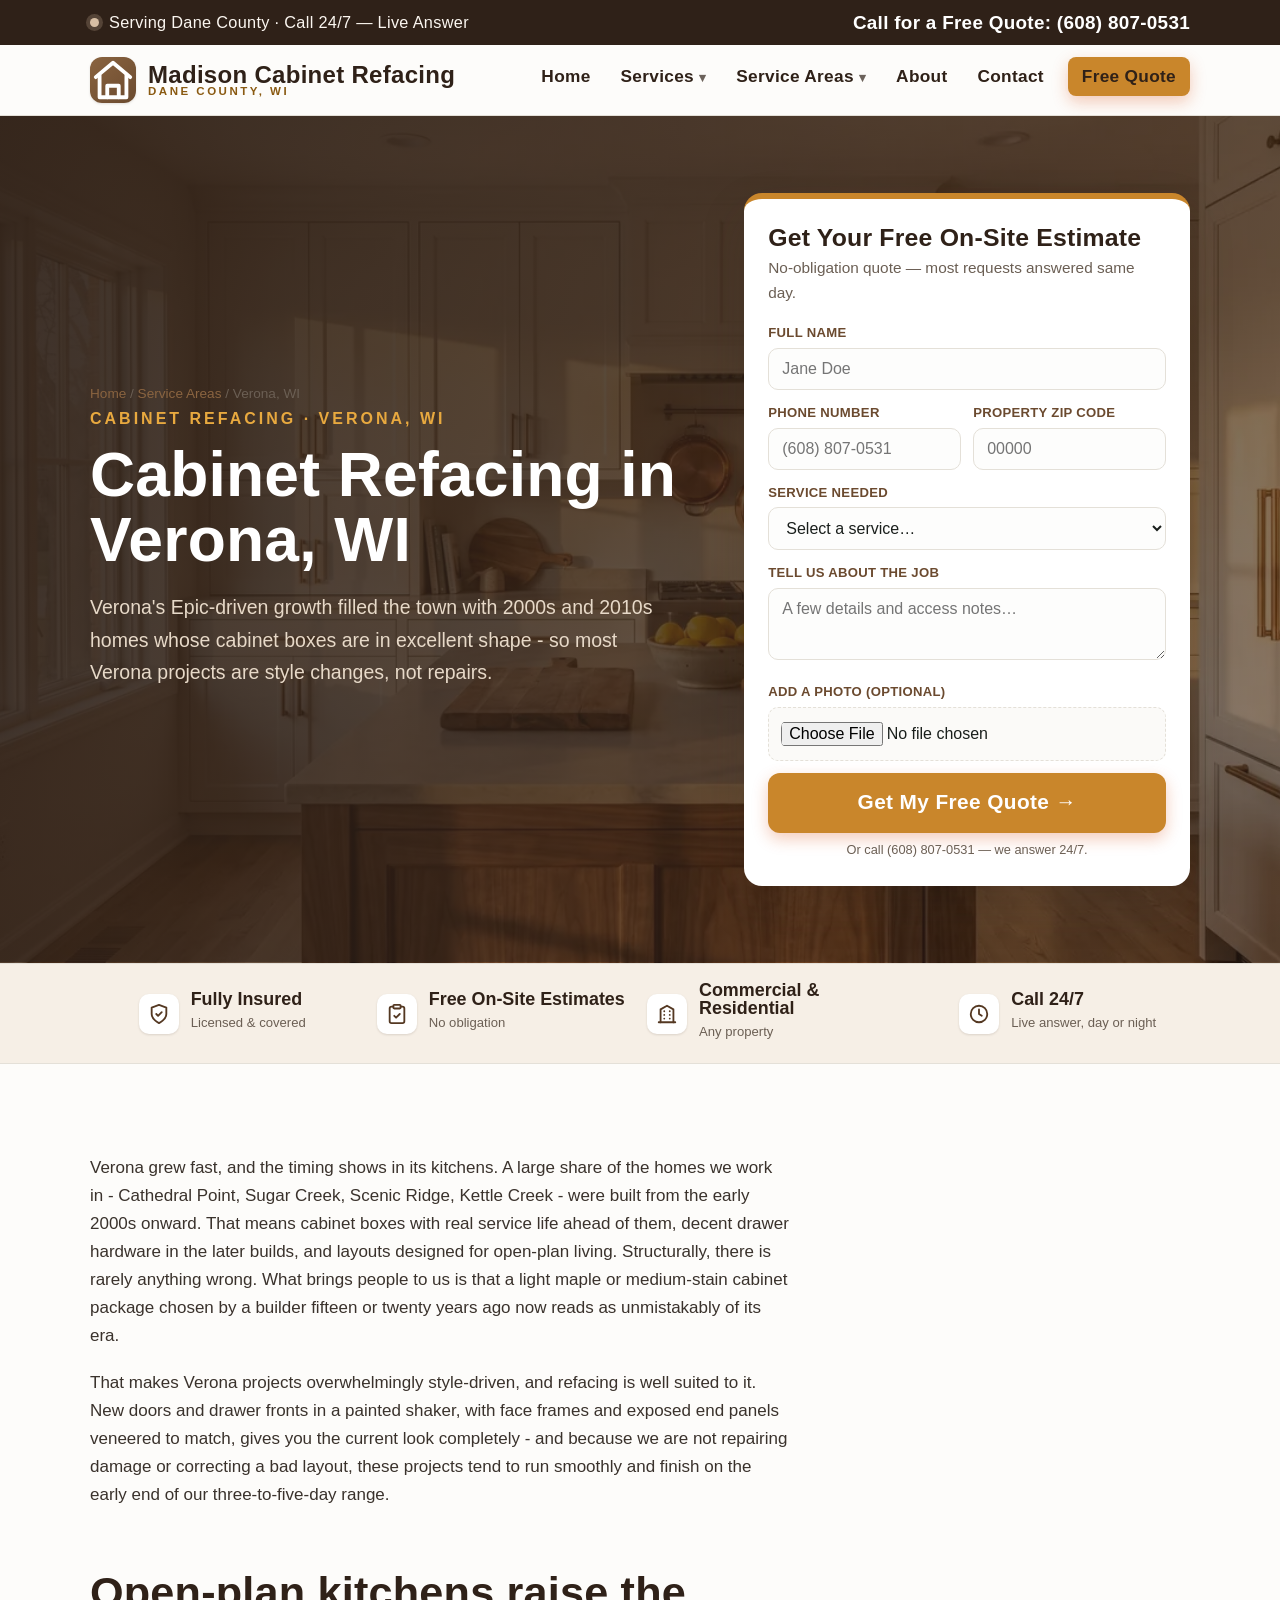
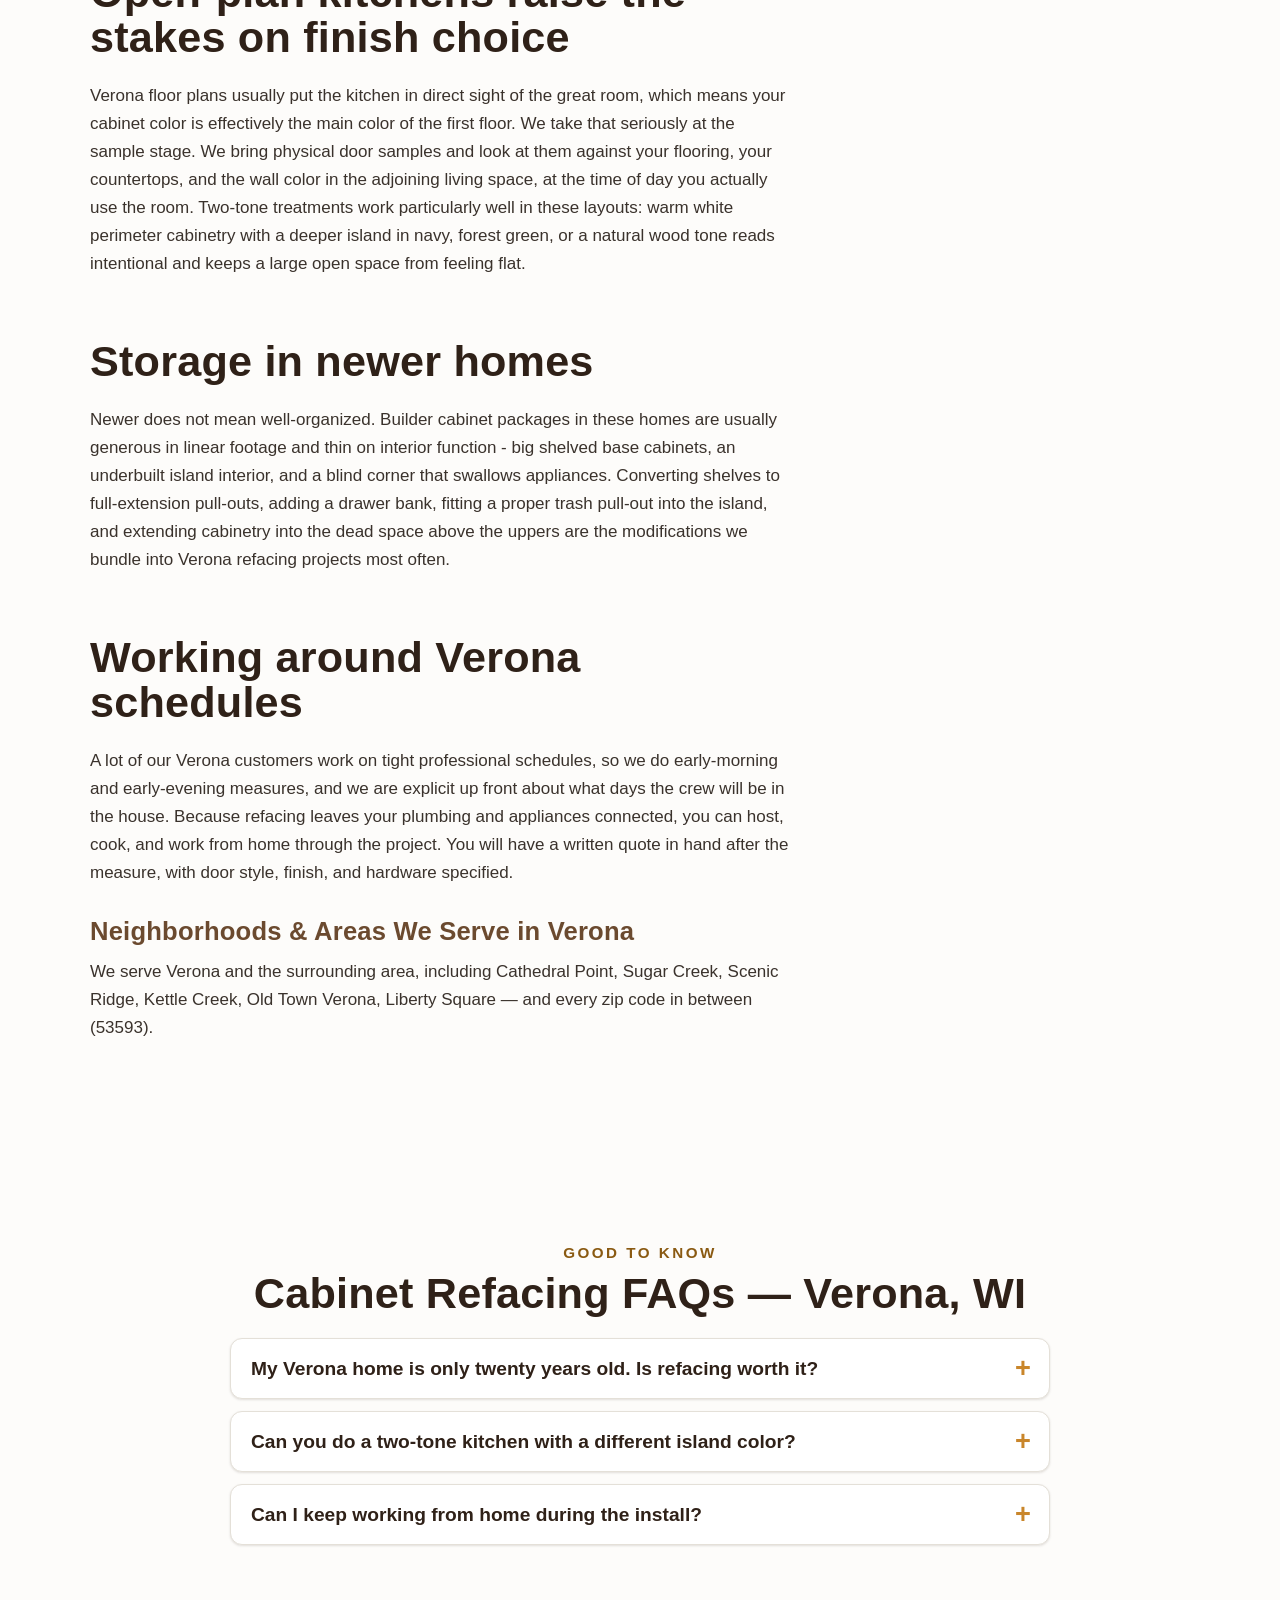
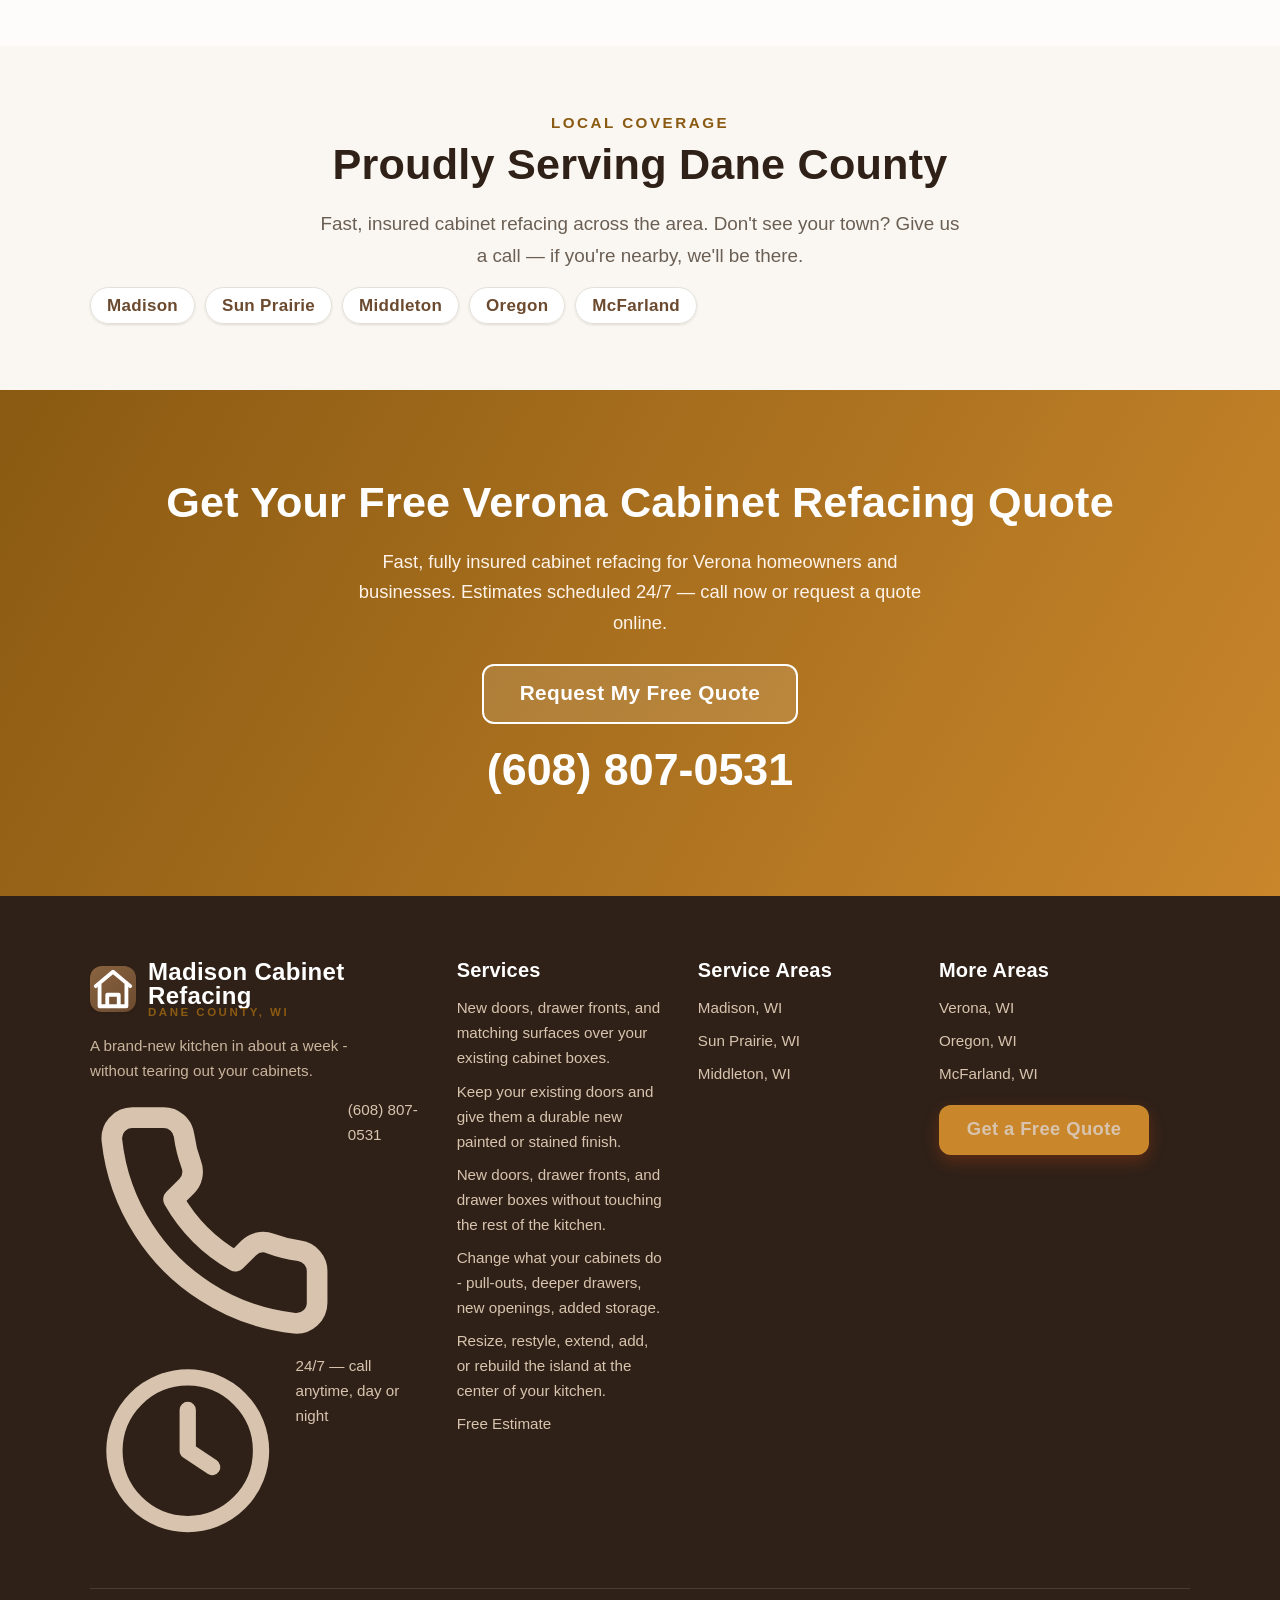
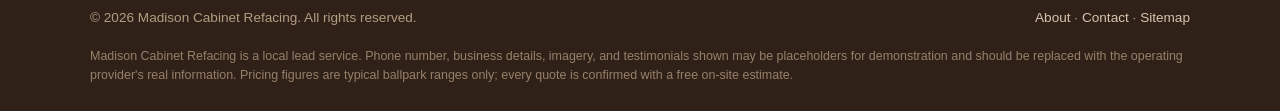
<file: cabinet-refacing-verona-wi/index.html>
<!DOCTYPE html>
<html lang="en">
<head>
<meta charset="utf-8">
<meta name="viewport" content="width=device-width, initial-scale=1">
<!-- Google tag (gtag.js) -->
<script async src="https://www.googletagmanager.com/gtag/js?id=G-HV7G3ZGDNJ"></script>
<script>window.dataLayer=window.dataLayer||[];function gtag(){dataLayer.push(arguments);}gtag("js",new Date());gtag("config","G-HV7G3ZGDNJ");</script>
<title>Cabinet Refacing Verona, WI | Free In-Home Quote</title>
<meta name="description" content="Cabinet refacing in Verona, WI. Perfect for 2000s and 2010s builder cabinetry - painted shaker doors, two-tone islands, added pull-out storage. Free quote.">
<link rel="canonical" href="https://madisoncabinetrefacing.com/cabinet-refacing-verona-wi/">
<meta name="robots" content="index, follow">
<meta name="geo.region" content="US-WI">
<meta name="geo.placename" content="Madison, Wisconsin">
<meta property="og:type" content="website">
<meta property="og:title" content="Cabinet Refacing Verona, WI | Free In-Home Quote">
<meta property="og:description" content="Cabinet refacing in Verona, WI. Perfect for 2000s and 2010s builder cabinetry - painted shaker doors, two-tone islands, added pull-out storage. Free quote.">
<meta property="og:url" content="https://madisoncabinetrefacing.com/cabinet-refacing-verona-wi/">
<meta property="og:image" content="https://madisoncabinetrefacing.com/og-image.jpg">
<meta property="og:site_name" content="Madison Cabinet Refacing">
<meta name="twitter:card" content="summary_large_image">
<link rel="icon" href="data:image/svg+xml,%3Csvg xmlns=%27http://www.w3.org/2000/svg%27 viewBox=%270 0 32 32%27%3E%3Crect width=%2732%27 height=%2732%27 rx=%277%27 fill=%27%236B4A2F%27/%3E%3Ctext x=%2716%27 y=%2722%27 font-size=%2718%27 text-anchor=%27middle%27 fill=%27%23E8A93F%27 font-family=%27Arial%27 font-weight=%27bold%27%3EM%3C/text%3E%3C/svg%3E">
<link rel="preload" as="image" href="/hero-cabinet-refacing-madison.webp" fetchpriority="high">
<link rel="preconnect" href="https://fonts.googleapis.com"><link rel="preconnect" href="https://fonts.gstatic.com" crossorigin><link href="https://fonts.googleapis.com/css2?family=Fraunces:opsz,wght@9..144,500;9..144,700&family=Inter:wght@400;500;600;700&display=swap" rel="stylesheet">
<link rel="stylesheet" href="/css/style.css">
<script type="application/ld+json">{"@context": "https://schema.org", "@type": "LocalBusiness", "@id": "https://madisoncabinetrefacing.com/#business", "name": "Madison Cabinet Refacing", "image": "https://madisoncabinetrefacing.com/og-image.jpg", "url": "https://madisoncabinetrefacing.com/cabinet-refacing-verona-wi/", "telephone": "+16088070531", "priceRange": "$$", "address": {"@type": "PostalAddress", "streetAddress": "Service address on file - by appointment", "addressLocality": "Madison", "addressRegion": "WI", "postalCode": "53713", "addressCountry": "US"}, "geo": {"@type": "GeoCoordinates", "latitude": 43.0731, "longitude": -89.4012}, "areaServed": [{"@type": "City", "name": "Madison, WI"}, {"@type": "City", "name": "Sun Prairie, WI"}, {"@type": "City", "name": "Middleton, WI"}, {"@type": "City", "name": "Verona, WI"}, {"@type": "City", "name": "Oregon, WI"}, {"@type": "City", "name": "McFarland, WI"}, {"@type": "AdministrativeArea", "name": "Dane County"}], "openingHoursSpecification": [{"@type": "OpeningHoursSpecification", "dayOfWeek": ["Monday", "Tuesday", "Wednesday", "Thursday", "Friday", "Saturday", "Sunday"], "opens": "00:00", "closes": "23:59"}], "makesOffer": [{"@type": "Offer", "itemOffered": {"@type": "Service", "name": "Cabinet Refacing"}}, {"@type": "Offer", "itemOffered": {"@type": "Service", "name": "Cabinet Refinishing"}}, {"@type": "Offer", "itemOffered": {"@type": "Service", "name": "Doors & Drawer Fronts"}}, {"@type": "Offer", "itemOffered": {"@type": "Service", "name": "Cabinet Modifications"}}, {"@type": "Offer", "itemOffered": {"@type": "Service", "name": "Kitchen Islands"}}]}</script>
<script type="application/ld+json">{"@context": "https://schema.org", "@type": "BreadcrumbList", "itemListElement": [{"@type": "ListItem", "position": 1, "name": "Home", "item": "https://madisoncabinetrefacing.com/"}, {"@type": "ListItem", "position": 2, "name": "Service Areas", "item": "https://madisoncabinetrefacing.com/cabinet-refacing-madison-wi/"}, {"@type": "ListItem", "position": 3, "name": "Verona, WI", "item": "https://madisoncabinetrefacing.com/cabinet-refacing-verona-wi/"}]}</script>
<script type="application/ld+json">{"@context": "https://schema.org", "@type": "FAQPage", "mainEntity": [{"@type": "Question", "name": "My Verona home is only twenty years old. Is refacing worth it?", "acceptedAnswer": {"@type": "Answer", "text": "That is actually the ideal case. Twenty-year-old boxes have plenty of service life left, so replacing them is spending money on the one part that does not need replacing. Refacing puts the budget into the doors, fronts, and finish - the parts you look at and touch."}}, {"@type": "Question", "name": "Can you do a two-tone kitchen with a different island color?", "acceptedAnswer": {"@type": "Answer", "text": "Yes, and it works especially well in Verona's open floor plans. Warm white or light greige perimeter cabinetry with a navy, forest green, charcoal, or natural wood island is our most-requested combination. Since the island is a small share of the total doors, it adds little to the cost."}}, {"@type": "Question", "name": "Can I keep working from home during the install?", "acceptedAnswer": {"@type": "Answer", "text": "Yes. There is noise during door removal and hardware drilling, but no demolition, no water shutoff, and no dust-generating drywall work. We can also tell you which specific hours will be loudest so you can schedule calls around them."}}]}</script>
</head>
<body>
<div class="callbar"><div class="callbar__inner">
  <div class="callbar__msg"><span class="dot" aria-hidden="true"></span>
    <span class="callbar__msg-text">Serving Dane County &middot; Call 24/7 &mdash; Live Answer</span>
    <span class="callbar__msg-text-short">Call 24/7 &mdash; Live Answer</span></div>
  <a class="callbar__phone" href="tel:+16088070531"><svg viewBox="0 0 24 24" fill="none" stroke="currentColor" stroke-width="2" stroke-linecap="round" stroke-linejoin="round"><path d="M22 16.92v3a2 2 0 0 1-2.18 2 19.79 19.79 0 0 1-8.63-3.07 19.5 19.5 0 0 1-6-6 19.79 19.79 0 0 1-3.07-8.67A2 2 0 0 1 4.11 2h3a2 2 0 0 1 2 1.72c.13.96.36 1.9.7 2.81a2 2 0 0 1-.45 2.11L8.09 9.91a16 16 0 0 0 6 6l1.27-1.27a2 2 0 0 1 2.11-.45c.9.34 1.85.57 2.81.7A2 2 0 0 1 22 16.92z"/></svg> Call for a Free Quote: (608) 807-0531</a>
</div></div>
<header class="site-header"><nav class="nav" aria-label="Primary">
  <a class="brand" href="/" aria-label="Madison Cabinet Refacing home">
    <span class="brand__mark" aria-hidden="true"><svg viewBox="0 0 24 24" fill="none" stroke="currentColor" stroke-width="2" stroke-linecap="round" stroke-linejoin="round"><path d="M3 10.5 12 3l9 7.5"/><path d="M5 9.5V21h14V9.5"/><path d="M9 21v-6h6v6"/></svg></span>
    <span class="brand__name">Madison Cabinet Refacing<span>Dane County, WI</span></span></a>
  <button class="nav__toggle" aria-label="Toggle menu" aria-expanded="false" aria-controls="menu">&#9776;</button>
  <ul class="nav__links" id="menu">
    <li><a href="/">Home</a></li>
    <li class="has-drop"><a href="/cabinet-refacing/">Services</a><div class="drop"><a href="/cabinet-refacing/">Cabinet Refacing</a><a href="/cabinet-refinishing/">Cabinet Refinishing</a><a href="/cabinet-door-and-drawer-replacement/">Doors & Drawer Fronts</a><a href="/cabinet-modifications/">Cabinet Modifications</a><a href="/kitchen-island-modifications/">Kitchen Islands</a></div></li>
    <li class="has-drop"><a href="/cabinet-refacing-madison-wi/">Service Areas</a><div class="drop drop--cols"><a href="/cabinet-refacing-madison-wi/">Madison</a><a href="/cabinet-refacing-sun-prairie-wi/">Sun Prairie</a><a href="/cabinet-refacing-middleton-wi/">Middleton</a><a href="/cabinet-refacing-verona-wi/">Verona</a><a href="/cabinet-refacing-oregon-wi/">Oregon</a><a href="/cabinet-refacing-mcfarland-wi/">McFarland</a></div></li>
    <li><a href="/about/">About</a></li>
    <li><a href="/contact/">Contact</a></li>
    <li class="nav__cta"><a class="btn btn--primary" href="/contact/">Free Quote</a></li>
  </ul></nav></header>
<section class="hero" style="--hero-img:url(/hero-cabinet-refacing-madison.webp)"><div class="hero__inner">
  <div class="hero__copy"><nav class="crumbs" aria-label="Breadcrumb"><a href="/">Home</a> / <a href="/cabinet-refacing-madison-wi/">Service Areas</a> / <span>Verona, WI</span></nav><p class="hero__loc">Cabinet Refacing &middot; Verona, WI</p><h1>Cabinet Refacing in Verona, WI</h1>
    <p class="lead">Verona's Epic-driven growth filled the town with 2000s and 2010s homes whose cabinet boxes are in excellent shape - so most Verona projects are style changes, not repairs.</p></div>
  <div class="hero__form-wrap">
<form class="leadform" id="lead-verona" action="https://formspree.io/f/xgawwdbb" method="post" enctype="multipart/form-data" data-lead novalidate><input type="hidden" name="_subject" value="New quote request &mdash; Madison Cabinet Refacing"><input type="text" name="_gotcha" tabindex="-1" autocomplete="off" style="display:none" aria-hidden="true">
  <h3>Get Your Free On-Site Estimate</h3><p class="leadform__sub">No-obligation quote — most requests answered same day.</p>
  <div class="field"><label for="lead-verona-name">Full Name</label>
    <input id="lead-verona-name" name="name" type="text" autocomplete="name" placeholder="Jane Doe" required>
    <span class="form-error">Please enter your name.</span></div>
  <div class="field--row">
    <div class="field"><label for="lead-verona-phone">Phone Number</label>
      <input id="lead-verona-phone" name="phone" type="tel" inputmode="tel" autocomplete="tel" placeholder="(608) 807-0531" required>
      <span class="form-error">Enter a valid phone number.</span></div>
    <div class="field"><label for="lead-verona-zip">Property Zip Code</label>
      <input id="lead-verona-zip" name="zip" type="text" inputmode="numeric" pattern="[0-9]{5}" maxlength="5" placeholder="00000" required>
      <span class="form-error">Enter your 5-digit zip.</span></div></div>
  <div class="field"><label for="lead-verona-service">Service Needed</label>
    <select id="lead-verona-service" name="service" required><option value="">Select a service…</option><option value="Cabinet Refacing">Cabinet Refacing</option><option value="Cabinet Refinishing">Cabinet Refinishing</option><option value="Doors & Drawer Fronts">Doors & Drawer Fronts</option><option value="Cabinet Modifications">Cabinet Modifications</option><option value="Kitchen Islands">Kitchen Islands</option><option value="Multiple Linear Feet">Multiple Linear Feet</option><option value="Commercial Project">Commercial Project</option><option value="Other / Not Sure">Other / Not Sure</option></select>
    <span class="form-error">Please choose a service.</span></div>
  <div class="field"><label for="lead-verona-msg">Tell Us About the Job</label>
    <textarea id="lead-verona-msg" name="message" placeholder="A few details and access notes…"></textarea></div>
  <div class="field"><label for="lead-verona-photo">Add a Photo (optional)</label>
    <div class="field-file"><input id="lead-verona-photo" name="photo" type="file" accept="image/*"></div></div>
  <input type="hidden" name="source_page" value="">
  <button class="btn btn--primary btn--block btn--lg" type="submit">Get My Free Quote →</button>
  <p class="form-note">Or call (608) 807-0531 — we answer 24/7.</p>
  <div class="form-success" role="status">✅ Thanks! Your request is in. We'll call you shortly to confirm your free on-site estimate.</div>
</form></div>
</div></section><section class="trustbar" aria-label="Why homeowners trust us"><div class="trustbar__grid"><div class="badge"><span class="badge__ico"><svg viewBox="0 0 24 24" fill="none" stroke="currentColor" stroke-width="2" stroke-linecap="round" stroke-linejoin="round"><path d="M12 22s8-4 8-10V5l-8-3-8 3v7c0 6 8 10 8 10z"/><path d="m9 12 2 2 4-4"/></svg></span><span class="badge__txt"><strong>Fully Insured</strong><span>Licensed &amp; covered</span></span></div><div class="badge"><span class="badge__ico"><svg viewBox="0 0 24 24" fill="none" stroke="currentColor" stroke-width="2" stroke-linecap="round" stroke-linejoin="round"><rect x="8" y="2" width="8" height="4" rx="1"/><path d="M16 4h2a2 2 0 0 1 2 2v14a2 2 0 0 1-2 2H6a2 2 0 0 1-2-2V6a2 2 0 0 1 2-2h2"/><path d="m9 14 2 2 4-4"/></svg></span><span class="badge__txt"><strong>Free On-Site Estimates</strong><span>No obligation</span></span></div><div class="badge"><span class="badge__ico"><svg viewBox="0 0 24 24" fill="none" stroke="currentColor" stroke-width="2" stroke-linecap="round" stroke-linejoin="round"><path d="M3 21h18"/><path d="M5 21V7l7-4 7 4v14"/><path d="M9 9h.01M9 13h.01M9 17h.01M15 9h.01M15 13h.01M15 17h.01"/></svg></span><span class="badge__txt"><strong>Commercial &amp; Residential</strong><span>Any property</span></span></div><div class="badge"><span class="badge__ico"><svg viewBox="0 0 24 24" fill="none" stroke="currentColor" stroke-width="2" stroke-linecap="round" stroke-linejoin="round"><circle cx="12" cy="12" r="9"/><path d="M12 7v5l3 2"/></svg></span><span class="badge__txt"><strong>Call 24/7</strong><span>Live answer, day or night</span></span></div></div></section><section class="section"><div class="container"><article class="prose"><p>Verona grew fast, and the timing shows in its kitchens. A large share of the homes we work in - Cathedral Point, Sugar Creek, Scenic Ridge, Kettle Creek - were built from the early 2000s onward. That means cabinet boxes with real service life ahead of them, decent drawer hardware in the later builds, and layouts designed for open-plan living. Structurally, there is rarely anything wrong. What brings people to us is that a light maple or medium-stain cabinet package chosen by a builder fifteen or twenty years ago now reads as unmistakably of its era.</p>
<p>That makes Verona projects overwhelmingly style-driven, and refacing is well suited to it. New doors and drawer fronts in a painted shaker, with face frames and exposed end panels veneered to match, gives you the current look completely - and because we are not repairing damage or correcting a bad layout, these projects tend to run smoothly and finish on the early end of our three-to-five-day range.</p>
<h2>Open-plan kitchens raise the stakes on finish choice</h2>
<p>Verona floor plans usually put the kitchen in direct sight of the great room, which means your cabinet color is effectively the main color of the first floor. We take that seriously at the sample stage. We bring physical door samples and look at them against your flooring, your countertops, and the wall color in the adjoining living space, at the time of day you actually use the room. Two-tone treatments work particularly well in these layouts: warm white perimeter cabinetry with a deeper island in navy, forest green, or a natural wood tone reads intentional and keeps a large open space from feeling flat.</p>
<h2>Storage in newer homes</h2>
<p>Newer does not mean well-organized. Builder cabinet packages in these homes are usually generous in linear footage and thin on interior function - big shelved base cabinets, an underbuilt island interior, and a blind corner that swallows appliances. Converting shelves to full-extension pull-outs, adding a drawer bank, fitting a proper trash pull-out into the island, and extending cabinetry into the dead space above the uppers are the modifications we bundle into Verona refacing projects most often.</p>
<h2>Working around Verona schedules</h2>
<p>A lot of our Verona customers work on tight professional schedules, so we do early-morning and early-evening measures, and we are explicit up front about what days the crew will be in the house. Because refacing leaves your plumbing and appliances connected, you can host, cook, and work from home through the project. You will have a written quote in hand after the measure, with door style, finish, and hardware specified.</p><h3>Neighborhoods &amp; Areas We Serve in Verona</h3><p>We serve Verona and the surrounding area, including Cathedral Point, Sugar Creek, Scenic Ridge, Kettle Creek, Old Town Verona, Liberty Square — and every zip code in between (53593).</p></article></div></section><section class="section"><div class="container"><div class="center"><p class="eyebrow">Good to Know</p><h2>Cabinet Refacing FAQs — Verona, WI</h2></div><div class="faq"><div class="faq__item"><button class="faq__q" type="button">My Verona home is only twenty years old. Is refacing worth it?</button><div class="faq__a"><div class="faq__a-inner">That is actually the ideal case. Twenty-year-old boxes have plenty of service life left, so replacing them is spending money on the one part that does not need replacing. Refacing puts the budget into the doors, fronts, and finish - the parts you look at and touch.</div></div></div><div class="faq__item"><button class="faq__q" type="button">Can you do a two-tone kitchen with a different island color?</button><div class="faq__a"><div class="faq__a-inner">Yes, and it works especially well in Verona's open floor plans. Warm white or light greige perimeter cabinetry with a navy, forest green, charcoal, or natural wood island is our most-requested combination. Since the island is a small share of the total doors, it adds little to the cost.</div></div></div><div class="faq__item"><button class="faq__q" type="button">Can I keep working from home during the install?</button><div class="faq__a"><div class="faq__a-inner">Yes. There is noise during door removal and hardware drilling, but no demolition, no water shutoff, and no dust-generating drywall work. We can also tell you which specific hours will be loudest so you can schedule calls around them.</div></div></div></div></div></section>
<section class="section section--tight section--sand"><div class="container center">
  <p class="eyebrow">Local Coverage</p><h2>Proudly Serving Dane County</h2>
  <p class="lead">Fast, insured cabinet refacing across the area. Don't see your town? Give us a call — if you're nearby, we'll be there.</p>
  <ul class="chips"><li><a href="/cabinet-refacing-madison-wi/">Madison</a></li><li><a href="/cabinet-refacing-sun-prairie-wi/">Sun Prairie</a></li><li><a href="/cabinet-refacing-middleton-wi/">Middleton</a></li><li><a href="/cabinet-refacing-oregon-wi/">Oregon</a></li><li><a href="/cabinet-refacing-mcfarland-wi/">McFarland</a></li></ul></div></section>
<section class="section ctaband"><div class="container"><h2>Get Your Free Verona Cabinet Refacing Quote</h2><p>Fast, fully insured cabinet refacing for Verona homeowners and businesses. Estimates scheduled 24/7 — call now or request a quote online.</p>
  <a class="btn btn--ghost-light btn--lg" href="/contact/">Request My Free Quote</a>
  <div><a class="ctaband__phone" href="tel:+16088070531">(608) 807-0531</a></div></div></section>
<footer class="footer"><div class="container"><div class="footer__grid">
  <div><div class="brand"><span class="brand__mark" aria-hidden="true"><svg viewBox="0 0 24 24" fill="none" stroke="currentColor" stroke-width="2" stroke-linecap="round" stroke-linejoin="round"><path d="M3 10.5 12 3l9 7.5"/><path d="M5 9.5V21h14V9.5"/><path d="M9 21v-6h6v6"/></svg></span>
      <span class="brand__name" style="color:#fff">Madison Cabinet Refacing<span>Dane County, WI</span></span></div>
    <p class="footer__brandtext">A brand-new kitchen in about a week - without tearing out your cabinets.</p>
    <ul class="footer__contact" style="list-style:none;padding:0;margin:14px 0 0">
      <li><svg viewBox="0 0 24 24" fill="none" stroke="currentColor" stroke-width="2" stroke-linecap="round" stroke-linejoin="round"><path d="M22 16.92v3a2 2 0 0 1-2.18 2 19.79 19.79 0 0 1-8.63-3.07 19.5 19.5 0 0 1-6-6 19.79 19.79 0 0 1-3.07-8.67A2 2 0 0 1 4.11 2h3a2 2 0 0 1 2 1.72c.13.96.36 1.9.7 2.81a2 2 0 0 1-.45 2.11L8.09 9.91a16 16 0 0 0 6 6l1.27-1.27a2 2 0 0 1 2.11-.45c.9.34 1.85.57 2.81.7A2 2 0 0 1 22 16.92z"/></svg> <a href="tel:+16088070531">(608) 807-0531</a></li>
      <li><svg viewBox="0 0 24 24" fill="none" stroke="currentColor" stroke-width="2" stroke-linecap="round" stroke-linejoin="round"><circle cx="12" cy="12" r="9"/><path d="M12 7v5l3 2"/></svg> <span>24/7 — call anytime, day or night</span></li></ul></div>
  <div><h4>Services</h4><ul><li><a href="/cabinet-refacing/">New doors, drawer fronts, and matching surfaces over your existing cabinet boxes.</a></li><li><a href="/cabinet-refinishing/">Keep your existing doors and give them a durable new painted or stained finish.</a></li><li><a href="/cabinet-door-and-drawer-replacement/">New doors, drawer fronts, and drawer boxes without touching the rest of the kitchen.</a></li><li><a href="/cabinet-modifications/">Change what your cabinets do - pull-outs, deeper drawers, new openings, added storage.</a></li><li><a href="/kitchen-island-modifications/">Resize, restyle, extend, add, or rebuild the island at the center of your kitchen.</a></li><li><a href="/contact/">Free Estimate</a></li></ul></div>
  <div><h4>Service Areas</h4><ul><li><a href="/cabinet-refacing-madison-wi/">Madison, WI</a></li><li><a href="/cabinet-refacing-sun-prairie-wi/">Sun Prairie, WI</a></li><li><a href="/cabinet-refacing-middleton-wi/">Middleton, WI</a></li></ul></div>
  <div><h4>More Areas</h4><ul><li><a href="/cabinet-refacing-verona-wi/">Verona, WI</a></li><li><a href="/cabinet-refacing-oregon-wi/">Oregon, WI</a></li><li><a href="/cabinet-refacing-mcfarland-wi/">McFarland, WI</a></li></ul><a class="btn btn--primary" href="/contact/" style="margin-top:10px">Get a Free Quote</a></div>
</div></div><div class="container"><div class="footer__bottom">
  <span>&copy; <span id="year">2026</span> Madison Cabinet Refacing. All rights reserved.</span>
  <span><a href="/about/">About</a> &middot; <a href="/contact/">Contact</a> &middot; <a href="/sitemap.xml">Sitemap</a></span>
</div></div>
<p class="footer__disclaimer">Madison Cabinet Refacing is a local lead service. Phone number, business details, imagery, and testimonials shown may be placeholders for demonstration and should be replaced with the operating provider's real information. Pricing figures are typical ballpark ranges only; every quote is confirmed with a free on-site estimate.</p>
</footer><a class="floatcall" href="tel:+16088070531"><svg viewBox="0 0 24 24" fill="none" stroke="currentColor" stroke-width="2" stroke-linecap="round" stroke-linejoin="round"><path d="M22 16.92v3a2 2 0 0 1-2.18 2 19.79 19.79 0 0 1-8.63-3.07 19.5 19.5 0 0 1-6-6 19.79 19.79 0 0 1-3.07-8.67A2 2 0 0 1 4.11 2h3a2 2 0 0 1 2 1.72c.13.96.36 1.9.7 2.81a2 2 0 0 1-.45 2.11L8.09 9.91a16 16 0 0 0 6 6l1.27-1.27a2 2 0 0 1 2.11-.45c.9.34 1.85.57 2.81.7A2 2 0 0 1 22 16.92z"/></svg> Call Now</a>
<script src="/js/main.js"></script>
</body>
</html>
</file>
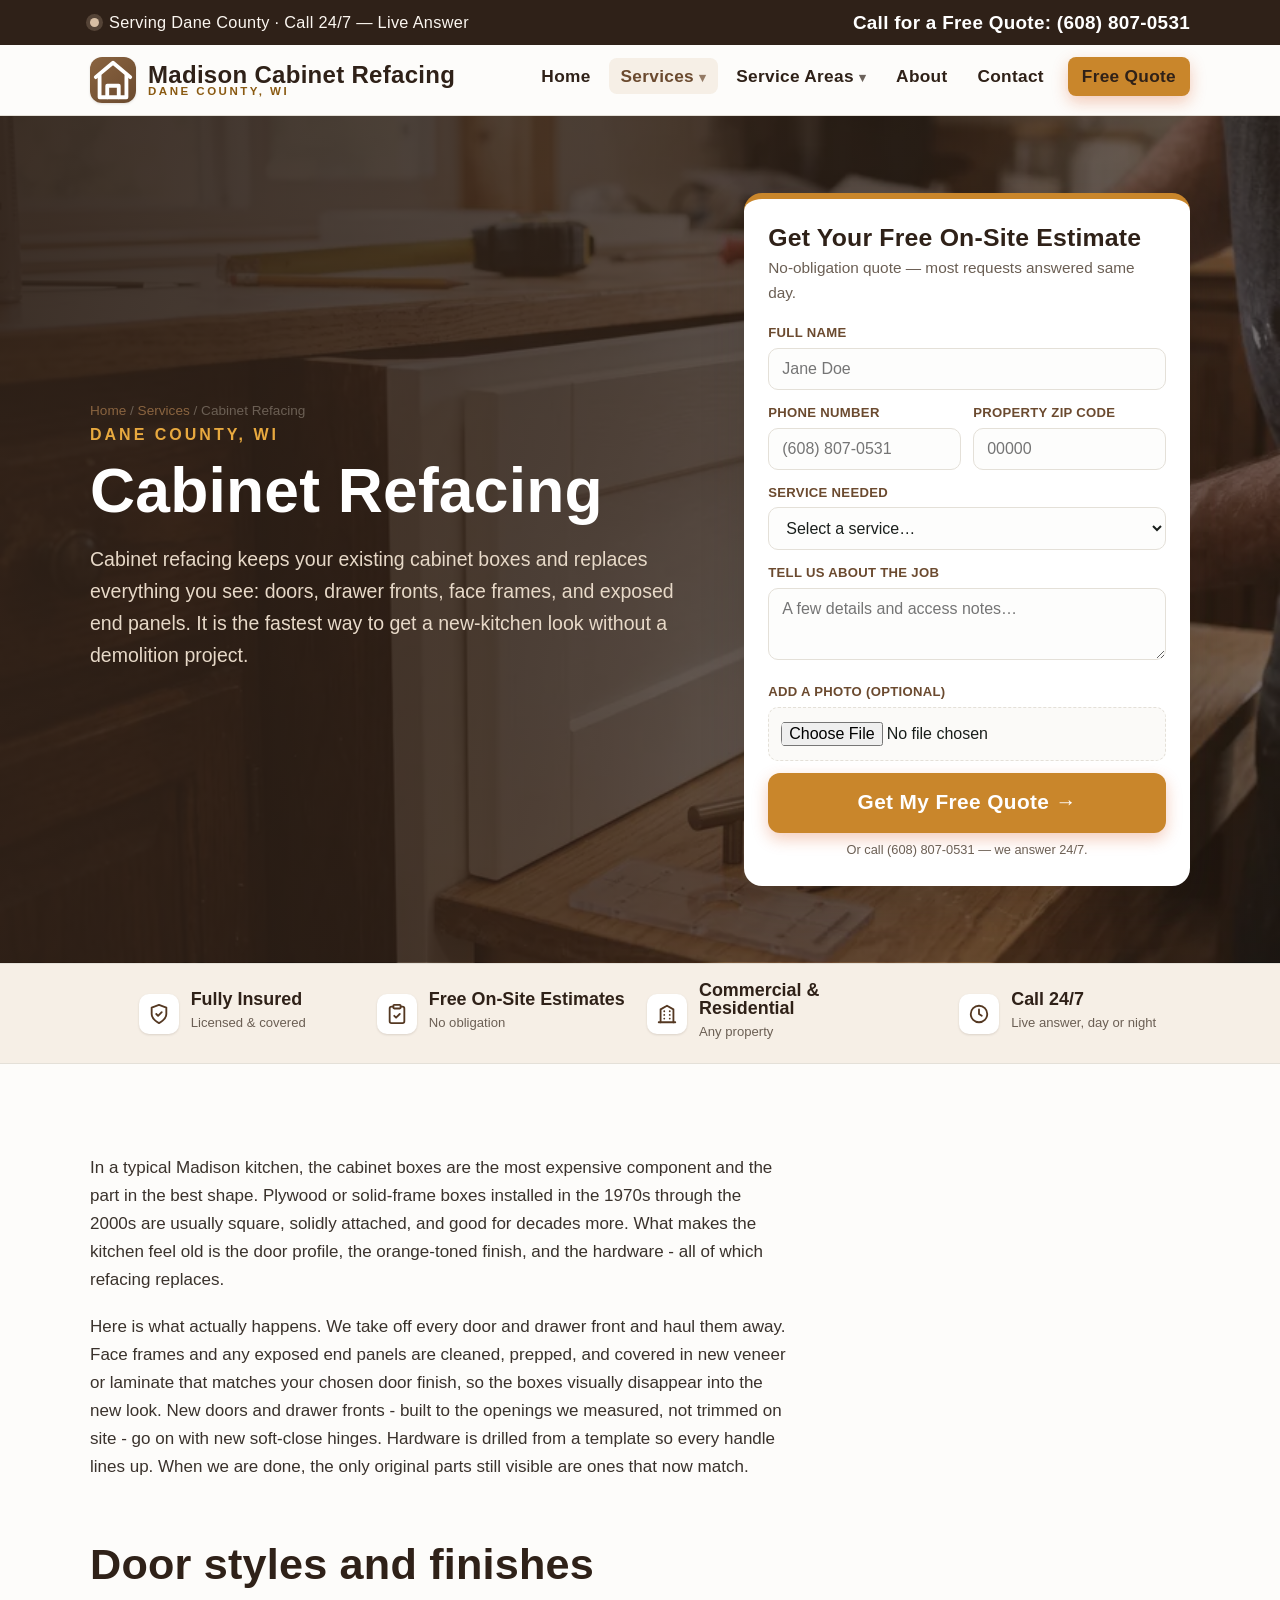
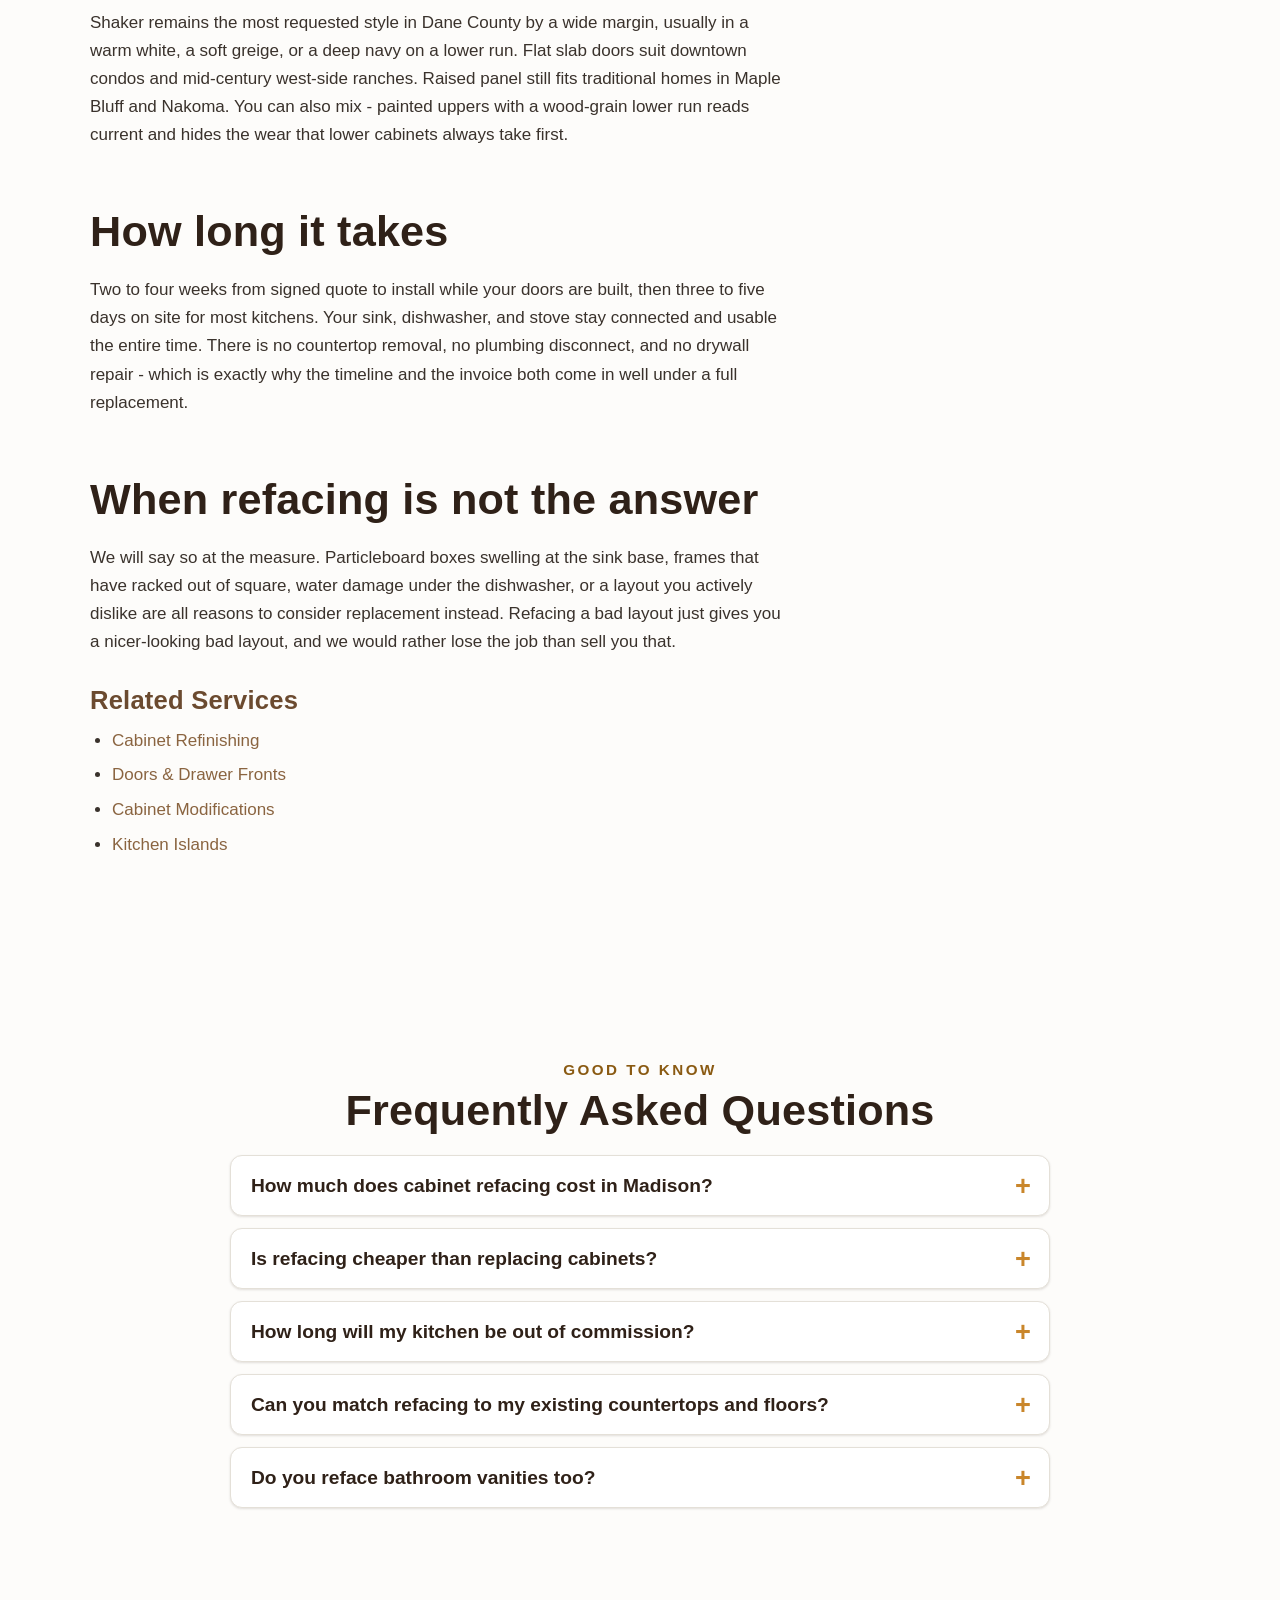
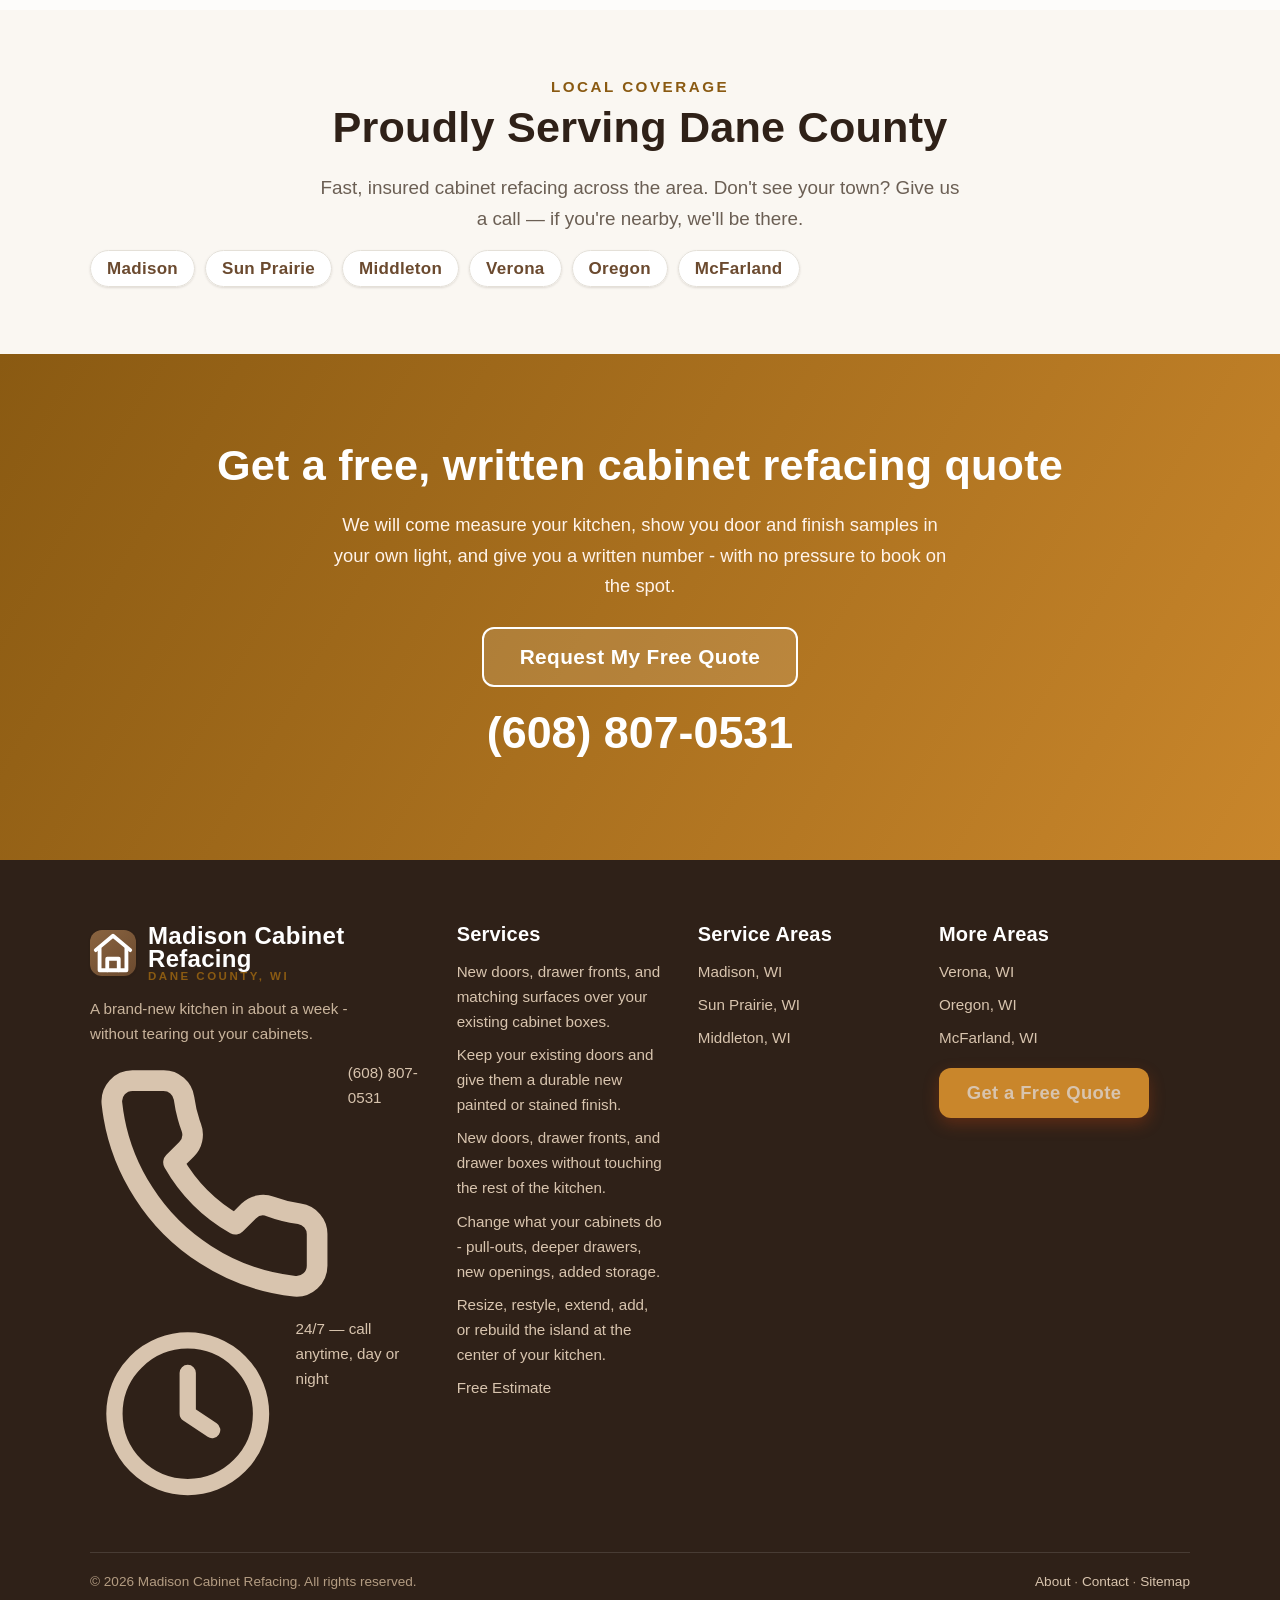
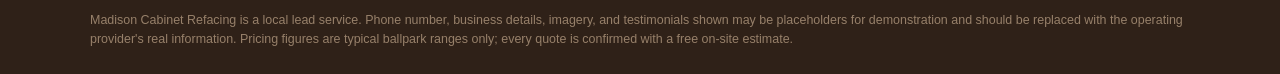
<file: cabinet-refacing/index.html>
<!DOCTYPE html>
<html lang="en">
<head>
<meta charset="utf-8">
<meta name="viewport" content="width=device-width, initial-scale=1">
<!-- Google tag (gtag.js) -->
<script async src="https://www.googletagmanager.com/gtag/js?id=G-HV7G3ZGDNJ"></script>
<script>window.dataLayer=window.dataLayer||[];function gtag(){dataLayer.push(arguments);}gtag("js",new Date());gtag("config","G-HV7G3ZGDNJ");</script>
<title>Cabinet Refacing in Madison, WI | Free In-Home Quote</title>
<meta name="description" content="Cabinet refacing in Madison and Dane County. New doors and drawer fronts over your existing boxes - most kitchens done in 3-5 days. Free in-home quote.">
<link rel="canonical" href="https://madisoncabinetrefacing.com/cabinet-refacing/">
<meta name="robots" content="index, follow">
<meta name="geo.region" content="US-WI">
<meta name="geo.placename" content="Madison, Wisconsin">
<meta property="og:type" content="website">
<meta property="og:title" content="Cabinet Refacing in Madison, WI | Free In-Home Quote">
<meta property="og:description" content="Cabinet refacing in Madison and Dane County. New doors and drawer fronts over your existing boxes - most kitchens done in 3-5 days. Free in-home quote.">
<meta property="og:url" content="https://madisoncabinetrefacing.com/cabinet-refacing/">
<meta property="og:image" content="https://madisoncabinetrefacing.com/og-image.jpg">
<meta property="og:site_name" content="Madison Cabinet Refacing">
<meta name="twitter:card" content="summary_large_image">
<link rel="icon" href="data:image/svg+xml,%3Csvg xmlns=%27http://www.w3.org/2000/svg%27 viewBox=%270 0 32 32%27%3E%3Crect width=%2732%27 height=%2732%27 rx=%277%27 fill=%27%236B4A2F%27/%3E%3Ctext x=%2716%27 y=%2722%27 font-size=%2718%27 text-anchor=%27middle%27 fill=%27%23E8A93F%27 font-family=%27Arial%27 font-weight=%27bold%27%3EM%3C/text%3E%3C/svg%3E">
<link rel="preload" as="image" href="/service-cabinet-refacing.webp" fetchpriority="high">
<link rel="preconnect" href="https://fonts.googleapis.com"><link rel="preconnect" href="https://fonts.gstatic.com" crossorigin><link href="https://fonts.googleapis.com/css2?family=Fraunces:opsz,wght@9..144,500;9..144,700&family=Inter:wght@400;500;600;700&display=swap" rel="stylesheet">
<link rel="stylesheet" href="/css/style.css">
<script type="application/ld+json">{"@context": "https://schema.org", "@type": "LocalBusiness", "@id": "https://madisoncabinetrefacing.com/#business", "name": "Madison Cabinet Refacing", "image": "https://madisoncabinetrefacing.com/og-image.jpg", "url": "https://madisoncabinetrefacing.com/cabinet-refacing/", "telephone": "+16088070531", "priceRange": "$$", "address": {"@type": "PostalAddress", "streetAddress": "Service address on file - by appointment", "addressLocality": "Madison", "addressRegion": "WI", "postalCode": "53713", "addressCountry": "US"}, "geo": {"@type": "GeoCoordinates", "latitude": 43.0731, "longitude": -89.4012}, "areaServed": [{"@type": "City", "name": "Madison, WI"}, {"@type": "City", "name": "Sun Prairie, WI"}, {"@type": "City", "name": "Middleton, WI"}, {"@type": "City", "name": "Verona, WI"}, {"@type": "City", "name": "Oregon, WI"}, {"@type": "City", "name": "McFarland, WI"}, {"@type": "AdministrativeArea", "name": "Dane County"}], "openingHoursSpecification": [{"@type": "OpeningHoursSpecification", "dayOfWeek": ["Monday", "Tuesday", "Wednesday", "Thursday", "Friday", "Saturday", "Sunday"], "opens": "00:00", "closes": "23:59"}], "makesOffer": [{"@type": "Offer", "itemOffered": {"@type": "Service", "name": "Cabinet Refacing"}}, {"@type": "Offer", "itemOffered": {"@type": "Service", "name": "Cabinet Refinishing"}}, {"@type": "Offer", "itemOffered": {"@type": "Service", "name": "Doors & Drawer Fronts"}}, {"@type": "Offer", "itemOffered": {"@type": "Service", "name": "Cabinet Modifications"}}, {"@type": "Offer", "itemOffered": {"@type": "Service", "name": "Kitchen Islands"}}]}</script>
<script type="application/ld+json">{"@context": "https://schema.org", "@type": "BreadcrumbList", "itemListElement": [{"@type": "ListItem", "position": 1, "name": "Home", "item": "https://madisoncabinetrefacing.com/"}, {"@type": "ListItem", "position": 2, "name": "Services", "item": "https://madisoncabinetrefacing.com/cabinet-refacing/"}, {"@type": "ListItem", "position": 3, "name": "Cabinet Refacing", "item": "https://madisoncabinetrefacing.com/cabinet-refacing/"}]}</script>
<script type="application/ld+json">{"@context": "https://schema.org", "@type": "Service", "name": "Cabinet Refacing", "provider": {"@id": "https://madisoncabinetrefacing.com/#business"}, "areaServed": [{"@type": "City", "name": "Madison, WI"}, {"@type": "City", "name": "Sun Prairie, WI"}, {"@type": "City", "name": "Middleton, WI"}, {"@type": "City", "name": "Verona, WI"}, {"@type": "City", "name": "Oregon, WI"}, {"@type": "City", "name": "McFarland, WI"}], "description": "Cabinet refacing in Madison and Dane County. New doors and drawer fronts over your existing boxes - most kitchens done in 3-5 days. Free in-home quote."}</script>
<script type="application/ld+json">{"@context": "https://schema.org", "@type": "FAQPage", "mainEntity": [{"@type": "Question", "name": "How much does cabinet refacing cost in Madison?", "acceptedAnswer": {"@type": "Answer", "text": "Most Dane County refacing projects run about $150 to $400 per linear foot of cabinetry, which puts a typical 25-to-30-foot kitchen between roughly $5,500 and $12,000. Door style and finish drive the range more than kitchen size does. We give you a written number after measuring - we do not quote sight-unseen."}}, {"@type": "Question", "name": "Is refacing cheaper than replacing cabinets?", "acceptedAnswer": {"@type": "Answer", "text": "Almost always, and usually by a wide margin, because you are not paying for new boxes, demolition, countertop removal and reset, or the drywall and flooring repair that follows a tear-out. Savings of 40 to 60 percent versus comparable new cabinetry are typical."}}, {"@type": "Question", "name": "How long will my kitchen be out of commission?", "acceptedAnswer": {"@type": "Answer", "text": "Effectively it is not. Most installs take three to five days on site, and your sink, dishwasher, and range stay connected throughout. You will want to clear the countertops and empty the lower cabinets near the work, but you can cook at home every night."}}, {"@type": "Question", "name": "Can you match refacing to my existing countertops and floors?", "acceptedAnswer": {"@type": "Answer", "text": "Yes, and that is the point of bringing samples to your kitchen instead of showing you a catalog. Undertone matters more than color name - a white that looks clean in a showroom can read pink or yellow next to a specific granite. We look at the samples against your actual counters, floor, and window light."}}, {"@type": "Question", "name": "Do you reface bathroom vanities too?", "acceptedAnswer": {"@type": "Answer", "text": "Yes. Vanities, laundry rooms, mudroom lockers, and built-in bookcases all reface the same way. Small standalone projects start around $2,500, and it is common to add a vanity onto a kitchen project while the crew and finish are already on site."}}]}</script>
</head>
<body>
<div class="callbar"><div class="callbar__inner">
  <div class="callbar__msg"><span class="dot" aria-hidden="true"></span>
    <span class="callbar__msg-text">Serving Dane County &middot; Call 24/7 &mdash; Live Answer</span>
    <span class="callbar__msg-text-short">Call 24/7 &mdash; Live Answer</span></div>
  <a class="callbar__phone" href="tel:+16088070531"><svg viewBox="0 0 24 24" fill="none" stroke="currentColor" stroke-width="2" stroke-linecap="round" stroke-linejoin="round"><path d="M22 16.92v3a2 2 0 0 1-2.18 2 19.79 19.79 0 0 1-8.63-3.07 19.5 19.5 0 0 1-6-6 19.79 19.79 0 0 1-3.07-8.67A2 2 0 0 1 4.11 2h3a2 2 0 0 1 2 1.72c.13.96.36 1.9.7 2.81a2 2 0 0 1-.45 2.11L8.09 9.91a16 16 0 0 0 6 6l1.27-1.27a2 2 0 0 1 2.11-.45c.9.34 1.85.57 2.81.7A2 2 0 0 1 22 16.92z"/></svg> Call for a Free Quote: (608) 807-0531</a>
</div></div>
<header class="site-header"><nav class="nav" aria-label="Primary">
  <a class="brand" href="/" aria-label="Madison Cabinet Refacing home">
    <span class="brand__mark" aria-hidden="true"><svg viewBox="0 0 24 24" fill="none" stroke="currentColor" stroke-width="2" stroke-linecap="round" stroke-linejoin="round"><path d="M3 10.5 12 3l9 7.5"/><path d="M5 9.5V21h14V9.5"/><path d="M9 21v-6h6v6"/></svg></span>
    <span class="brand__name">Madison Cabinet Refacing<span>Dane County, WI</span></span></a>
  <button class="nav__toggle" aria-label="Toggle menu" aria-expanded="false" aria-controls="menu">&#9776;</button>
  <ul class="nav__links" id="menu">
    <li><a href="/">Home</a></li>
    <li class="has-drop"><a href="/cabinet-refacing/">Services</a><div class="drop"><a href="/cabinet-refacing/">Cabinet Refacing</a><a href="/cabinet-refinishing/">Cabinet Refinishing</a><a href="/cabinet-door-and-drawer-replacement/">Doors & Drawer Fronts</a><a href="/cabinet-modifications/">Cabinet Modifications</a><a href="/kitchen-island-modifications/">Kitchen Islands</a></div></li>
    <li class="has-drop"><a href="/cabinet-refacing-madison-wi/">Service Areas</a><div class="drop drop--cols"><a href="/cabinet-refacing-madison-wi/">Madison</a><a href="/cabinet-refacing-sun-prairie-wi/">Sun Prairie</a><a href="/cabinet-refacing-middleton-wi/">Middleton</a><a href="/cabinet-refacing-verona-wi/">Verona</a><a href="/cabinet-refacing-oregon-wi/">Oregon</a><a href="/cabinet-refacing-mcfarland-wi/">McFarland</a></div></li>
    <li><a href="/about/">About</a></li>
    <li><a href="/contact/">Contact</a></li>
    <li class="nav__cta"><a class="btn btn--primary" href="/contact/">Free Quote</a></li>
  </ul></nav></header>
<section class="hero" style="--hero-img:url(/service-cabinet-refacing.webp)"><div class="hero__inner">
  <div class="hero__copy"><nav class="crumbs" aria-label="Breadcrumb"><a href="/">Home</a> / <a href="/cabinet-refacing/">Services</a> / <span>Cabinet Refacing</span></nav><p class="hero__loc">Dane County, WI</p><h1>Cabinet Refacing</h1>
    <p class="lead">Cabinet refacing keeps your existing cabinet boxes and replaces everything you see: doors, drawer fronts, face frames, and exposed end panels. It is the fastest way to get a new-kitchen look without a demolition project.</p></div>
  <div class="hero__form-wrap">
<form class="leadform" id="lead-cabinet-refacing" action="https://formspree.io/f/xgawwdbb" method="post" enctype="multipart/form-data" data-lead novalidate><input type="hidden" name="_subject" value="New quote request &mdash; Madison Cabinet Refacing"><input type="text" name="_gotcha" tabindex="-1" autocomplete="off" style="display:none" aria-hidden="true">
  <h3>Get Your Free On-Site Estimate</h3><p class="leadform__sub">No-obligation quote — most requests answered same day.</p>
  <div class="field"><label for="lead-cabinet-refacing-name">Full Name</label>
    <input id="lead-cabinet-refacing-name" name="name" type="text" autocomplete="name" placeholder="Jane Doe" required>
    <span class="form-error">Please enter your name.</span></div>
  <div class="field--row">
    <div class="field"><label for="lead-cabinet-refacing-phone">Phone Number</label>
      <input id="lead-cabinet-refacing-phone" name="phone" type="tel" inputmode="tel" autocomplete="tel" placeholder="(608) 807-0531" required>
      <span class="form-error">Enter a valid phone number.</span></div>
    <div class="field"><label for="lead-cabinet-refacing-zip">Property Zip Code</label>
      <input id="lead-cabinet-refacing-zip" name="zip" type="text" inputmode="numeric" pattern="[0-9]{5}" maxlength="5" placeholder="00000" required>
      <span class="form-error">Enter your 5-digit zip.</span></div></div>
  <div class="field"><label for="lead-cabinet-refacing-service">Service Needed</label>
    <select id="lead-cabinet-refacing-service" name="service" required><option value="">Select a service…</option><option value="Cabinet Refacing">Cabinet Refacing</option><option value="Cabinet Refinishing">Cabinet Refinishing</option><option value="Doors & Drawer Fronts">Doors & Drawer Fronts</option><option value="Cabinet Modifications">Cabinet Modifications</option><option value="Kitchen Islands">Kitchen Islands</option><option value="Multiple Linear Feet">Multiple Linear Feet</option><option value="Commercial Project">Commercial Project</option><option value="Other / Not Sure">Other / Not Sure</option></select>
    <span class="form-error">Please choose a service.</span></div>
  <div class="field"><label for="lead-cabinet-refacing-msg">Tell Us About the Job</label>
    <textarea id="lead-cabinet-refacing-msg" name="message" placeholder="A few details and access notes…"></textarea></div>
  <div class="field"><label for="lead-cabinet-refacing-photo">Add a Photo (optional)</label>
    <div class="field-file"><input id="lead-cabinet-refacing-photo" name="photo" type="file" accept="image/*"></div></div>
  <input type="hidden" name="source_page" value="">
  <button class="btn btn--primary btn--block btn--lg" type="submit">Get My Free Quote →</button>
  <p class="form-note">Or call (608) 807-0531 — we answer 24/7.</p>
  <div class="form-success" role="status">✅ Thanks! Your request is in. We'll call you shortly to confirm your free on-site estimate.</div>
</form></div>
</div></section><section class="trustbar" aria-label="Why homeowners trust us"><div class="trustbar__grid"><div class="badge"><span class="badge__ico"><svg viewBox="0 0 24 24" fill="none" stroke="currentColor" stroke-width="2" stroke-linecap="round" stroke-linejoin="round"><path d="M12 22s8-4 8-10V5l-8-3-8 3v7c0 6 8 10 8 10z"/><path d="m9 12 2 2 4-4"/></svg></span><span class="badge__txt"><strong>Fully Insured</strong><span>Licensed &amp; covered</span></span></div><div class="badge"><span class="badge__ico"><svg viewBox="0 0 24 24" fill="none" stroke="currentColor" stroke-width="2" stroke-linecap="round" stroke-linejoin="round"><rect x="8" y="2" width="8" height="4" rx="1"/><path d="M16 4h2a2 2 0 0 1 2 2v14a2 2 0 0 1-2 2H6a2 2 0 0 1-2-2V6a2 2 0 0 1 2-2h2"/><path d="m9 14 2 2 4-4"/></svg></span><span class="badge__txt"><strong>Free On-Site Estimates</strong><span>No obligation</span></span></div><div class="badge"><span class="badge__ico"><svg viewBox="0 0 24 24" fill="none" stroke="currentColor" stroke-width="2" stroke-linecap="round" stroke-linejoin="round"><path d="M3 21h18"/><path d="M5 21V7l7-4 7 4v14"/><path d="M9 9h.01M9 13h.01M9 17h.01M15 9h.01M15 13h.01M15 17h.01"/></svg></span><span class="badge__txt"><strong>Commercial &amp; Residential</strong><span>Any property</span></span></div><div class="badge"><span class="badge__ico"><svg viewBox="0 0 24 24" fill="none" stroke="currentColor" stroke-width="2" stroke-linecap="round" stroke-linejoin="round"><circle cx="12" cy="12" r="9"/><path d="M12 7v5l3 2"/></svg></span><span class="badge__txt"><strong>Call 24/7</strong><span>Live answer, day or night</span></span></div></div></section><section class="section"><div class="container"><article class="prose"><p>In a typical Madison kitchen, the cabinet boxes are the most expensive component and the part in the best shape. Plywood or solid-frame boxes installed in the 1970s through the 2000s are usually square, solidly attached, and good for decades more. What makes the kitchen feel old is the door profile, the orange-toned finish, and the hardware - all of which refacing replaces.</p>
<p>Here is what actually happens. We take off every door and drawer front and haul them away. Face frames and any exposed end panels are cleaned, prepped, and covered in new veneer or laminate that matches your chosen door finish, so the boxes visually disappear into the new look. New doors and drawer fronts - built to the openings we measured, not trimmed on site - go on with new soft-close hinges. Hardware is drilled from a template so every handle lines up. When we are done, the only original parts still visible are ones that now match.</p>
<h2>Door styles and finishes</h2>
<p>Shaker remains the most requested style in Dane County by a wide margin, usually in a warm white, a soft greige, or a deep navy on a lower run. Flat slab doors suit downtown condos and mid-century west-side ranches. Raised panel still fits traditional homes in Maple Bluff and Nakoma. You can also mix - painted uppers with a wood-grain lower run reads current and hides the wear that lower cabinets always take first.</p>
<h2>How long it takes</h2>
<p>Two to four weeks from signed quote to install while your doors are built, then three to five days on site for most kitchens. Your sink, dishwasher, and stove stay connected and usable the entire time. There is no countertop removal, no plumbing disconnect, and no drywall repair - which is exactly why the timeline and the invoice both come in well under a full replacement.</p>
<h2>When refacing is not the answer</h2>
<p>We will say so at the measure. Particleboard boxes swelling at the sink base, frames that have racked out of square, water damage under the dishwasher, or a layout you actively dislike are all reasons to consider replacement instead. Refacing a bad layout just gives you a nicer-looking bad layout, and we would rather lose the job than sell you that.</p><h3>Related Services</h3><ul><li><a href="/cabinet-refinishing/">Cabinet Refinishing</a></li><li><a href="/cabinet-door-and-drawer-replacement/">Doors & Drawer Fronts</a></li><li><a href="/cabinet-modifications/">Cabinet Modifications</a></li><li><a href="/kitchen-island-modifications/">Kitchen Islands</a></li></ul></article></div></section><section class="section"><div class="container"><div class="center"><p class="eyebrow">Good to Know</p><h2>Frequently Asked Questions</h2></div><div class="faq"><div class="faq__item"><button class="faq__q" type="button">How much does cabinet refacing cost in Madison?</button><div class="faq__a"><div class="faq__a-inner">Most Dane County refacing projects run about $150 to $400 per linear foot of cabinetry, which puts a typical 25-to-30-foot kitchen between roughly $5,500 and $12,000. Door style and finish drive the range more than kitchen size does. We give you a written number after measuring - we do not quote sight-unseen.</div></div></div><div class="faq__item"><button class="faq__q" type="button">Is refacing cheaper than replacing cabinets?</button><div class="faq__a"><div class="faq__a-inner">Almost always, and usually by a wide margin, because you are not paying for new boxes, demolition, countertop removal and reset, or the drywall and flooring repair that follows a tear-out. Savings of 40 to 60 percent versus comparable new cabinetry are typical.</div></div></div><div class="faq__item"><button class="faq__q" type="button">How long will my kitchen be out of commission?</button><div class="faq__a"><div class="faq__a-inner">Effectively it is not. Most installs take three to five days on site, and your sink, dishwasher, and range stay connected throughout. You will want to clear the countertops and empty the lower cabinets near the work, but you can cook at home every night.</div></div></div><div class="faq__item"><button class="faq__q" type="button">Can you match refacing to my existing countertops and floors?</button><div class="faq__a"><div class="faq__a-inner">Yes, and that is the point of bringing samples to your kitchen instead of showing you a catalog. Undertone matters more than color name - a white that looks clean in a showroom can read pink or yellow next to a specific granite. We look at the samples against your actual counters, floor, and window light.</div></div></div><div class="faq__item"><button class="faq__q" type="button">Do you reface bathroom vanities too?</button><div class="faq__a"><div class="faq__a-inner">Yes. Vanities, laundry rooms, mudroom lockers, and built-in bookcases all reface the same way. Small standalone projects start around $2,500, and it is common to add a vanity onto a kitchen project while the crew and finish are already on site.</div></div></div></div></div></section>
<section class="section section--tight section--sand"><div class="container center">
  <p class="eyebrow">Local Coverage</p><h2>Proudly Serving Dane County</h2>
  <p class="lead">Fast, insured cabinet refacing across the area. Don't see your town? Give us a call — if you're nearby, we'll be there.</p>
  <ul class="chips"><li><a href="/cabinet-refacing-madison-wi/">Madison</a></li><li><a href="/cabinet-refacing-sun-prairie-wi/">Sun Prairie</a></li><li><a href="/cabinet-refacing-middleton-wi/">Middleton</a></li><li><a href="/cabinet-refacing-verona-wi/">Verona</a></li><li><a href="/cabinet-refacing-oregon-wi/">Oregon</a></li><li><a href="/cabinet-refacing-mcfarland-wi/">McFarland</a></li></ul></div></section>
<section class="section ctaband"><div class="container"><h2>Get a free, written cabinet refacing quote</h2><p>We will come measure your kitchen, show you door and finish samples in your own light, and give you a written number - with no pressure to book on the spot.</p>
  <a class="btn btn--ghost-light btn--lg" href="/contact/">Request My Free Quote</a>
  <div><a class="ctaband__phone" href="tel:+16088070531">(608) 807-0531</a></div></div></section>
<footer class="footer"><div class="container"><div class="footer__grid">
  <div><div class="brand"><span class="brand__mark" aria-hidden="true"><svg viewBox="0 0 24 24" fill="none" stroke="currentColor" stroke-width="2" stroke-linecap="round" stroke-linejoin="round"><path d="M3 10.5 12 3l9 7.5"/><path d="M5 9.5V21h14V9.5"/><path d="M9 21v-6h6v6"/></svg></span>
      <span class="brand__name" style="color:#fff">Madison Cabinet Refacing<span>Dane County, WI</span></span></div>
    <p class="footer__brandtext">A brand-new kitchen in about a week - without tearing out your cabinets.</p>
    <ul class="footer__contact" style="list-style:none;padding:0;margin:14px 0 0">
      <li><svg viewBox="0 0 24 24" fill="none" stroke="currentColor" stroke-width="2" stroke-linecap="round" stroke-linejoin="round"><path d="M22 16.92v3a2 2 0 0 1-2.18 2 19.79 19.79 0 0 1-8.63-3.07 19.5 19.5 0 0 1-6-6 19.79 19.79 0 0 1-3.07-8.67A2 2 0 0 1 4.11 2h3a2 2 0 0 1 2 1.72c.13.96.36 1.9.7 2.81a2 2 0 0 1-.45 2.11L8.09 9.91a16 16 0 0 0 6 6l1.27-1.27a2 2 0 0 1 2.11-.45c.9.34 1.85.57 2.81.7A2 2 0 0 1 22 16.92z"/></svg> <a href="tel:+16088070531">(608) 807-0531</a></li>
      <li><svg viewBox="0 0 24 24" fill="none" stroke="currentColor" stroke-width="2" stroke-linecap="round" stroke-linejoin="round"><circle cx="12" cy="12" r="9"/><path d="M12 7v5l3 2"/></svg> <span>24/7 — call anytime, day or night</span></li></ul></div>
  <div><h4>Services</h4><ul><li><a href="/cabinet-refacing/">New doors, drawer fronts, and matching surfaces over your existing cabinet boxes.</a></li><li><a href="/cabinet-refinishing/">Keep your existing doors and give them a durable new painted or stained finish.</a></li><li><a href="/cabinet-door-and-drawer-replacement/">New doors, drawer fronts, and drawer boxes without touching the rest of the kitchen.</a></li><li><a href="/cabinet-modifications/">Change what your cabinets do - pull-outs, deeper drawers, new openings, added storage.</a></li><li><a href="/kitchen-island-modifications/">Resize, restyle, extend, add, or rebuild the island at the center of your kitchen.</a></li><li><a href="/contact/">Free Estimate</a></li></ul></div>
  <div><h4>Service Areas</h4><ul><li><a href="/cabinet-refacing-madison-wi/">Madison, WI</a></li><li><a href="/cabinet-refacing-sun-prairie-wi/">Sun Prairie, WI</a></li><li><a href="/cabinet-refacing-middleton-wi/">Middleton, WI</a></li></ul></div>
  <div><h4>More Areas</h4><ul><li><a href="/cabinet-refacing-verona-wi/">Verona, WI</a></li><li><a href="/cabinet-refacing-oregon-wi/">Oregon, WI</a></li><li><a href="/cabinet-refacing-mcfarland-wi/">McFarland, WI</a></li></ul><a class="btn btn--primary" href="/contact/" style="margin-top:10px">Get a Free Quote</a></div>
</div></div><div class="container"><div class="footer__bottom">
  <span>&copy; <span id="year">2026</span> Madison Cabinet Refacing. All rights reserved.</span>
  <span><a href="/about/">About</a> &middot; <a href="/contact/">Contact</a> &middot; <a href="/sitemap.xml">Sitemap</a></span>
</div></div>
<p class="footer__disclaimer">Madison Cabinet Refacing is a local lead service. Phone number, business details, imagery, and testimonials shown may be placeholders for demonstration and should be replaced with the operating provider's real information. Pricing figures are typical ballpark ranges only; every quote is confirmed with a free on-site estimate.</p>
</footer><a class="floatcall" href="tel:+16088070531"><svg viewBox="0 0 24 24" fill="none" stroke="currentColor" stroke-width="2" stroke-linecap="round" stroke-linejoin="round"><path d="M22 16.92v3a2 2 0 0 1-2.18 2 19.79 19.79 0 0 1-8.63-3.07 19.5 19.5 0 0 1-6-6 19.79 19.79 0 0 1-3.07-8.67A2 2 0 0 1 4.11 2h3a2 2 0 0 1 2 1.72c.13.96.36 1.9.7 2.81a2 2 0 0 1-.45 2.11L8.09 9.91a16 16 0 0 0 6 6l1.27-1.27a2 2 0 0 1 2.11-.45c.9.34 1.85.57 2.81.7A2 2 0 0 1 22 16.92z"/></svg> Call Now</a>
<script src="/js/main.js"></script>
</body>
</html>
</file>
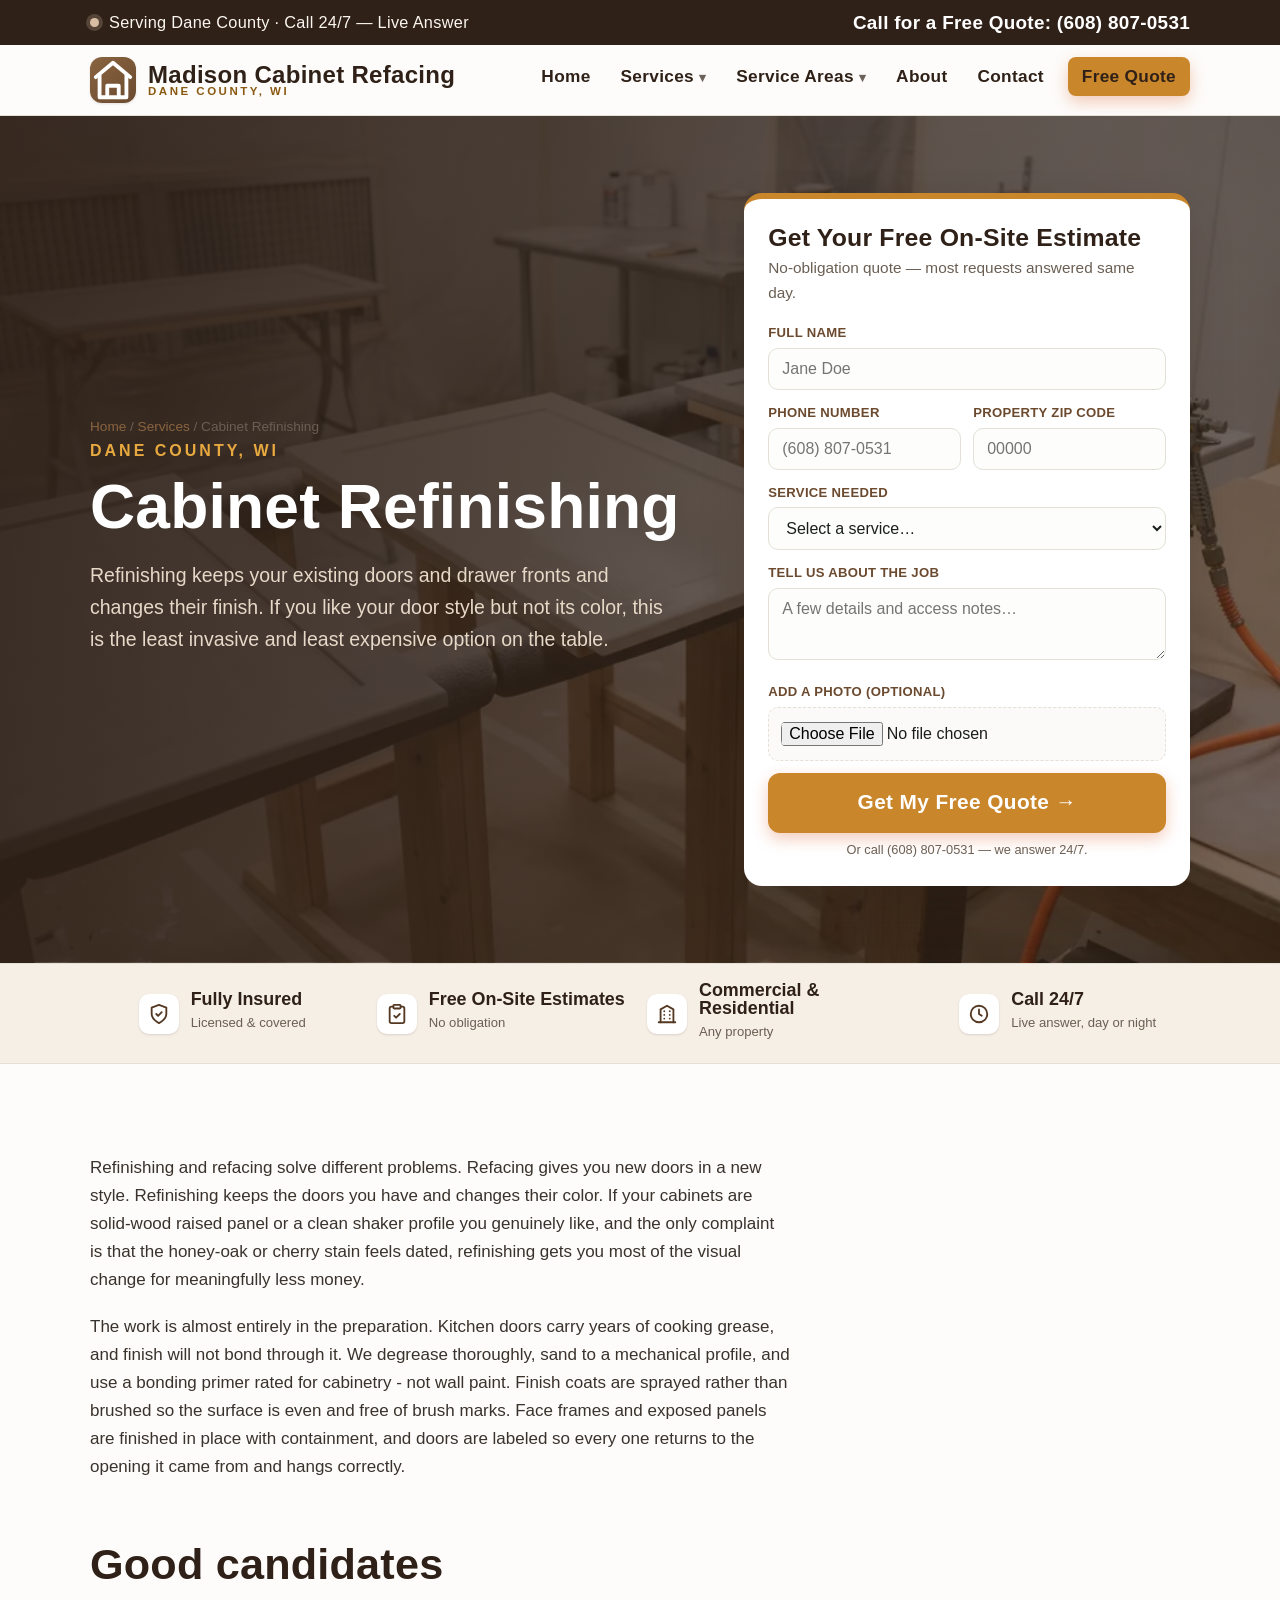
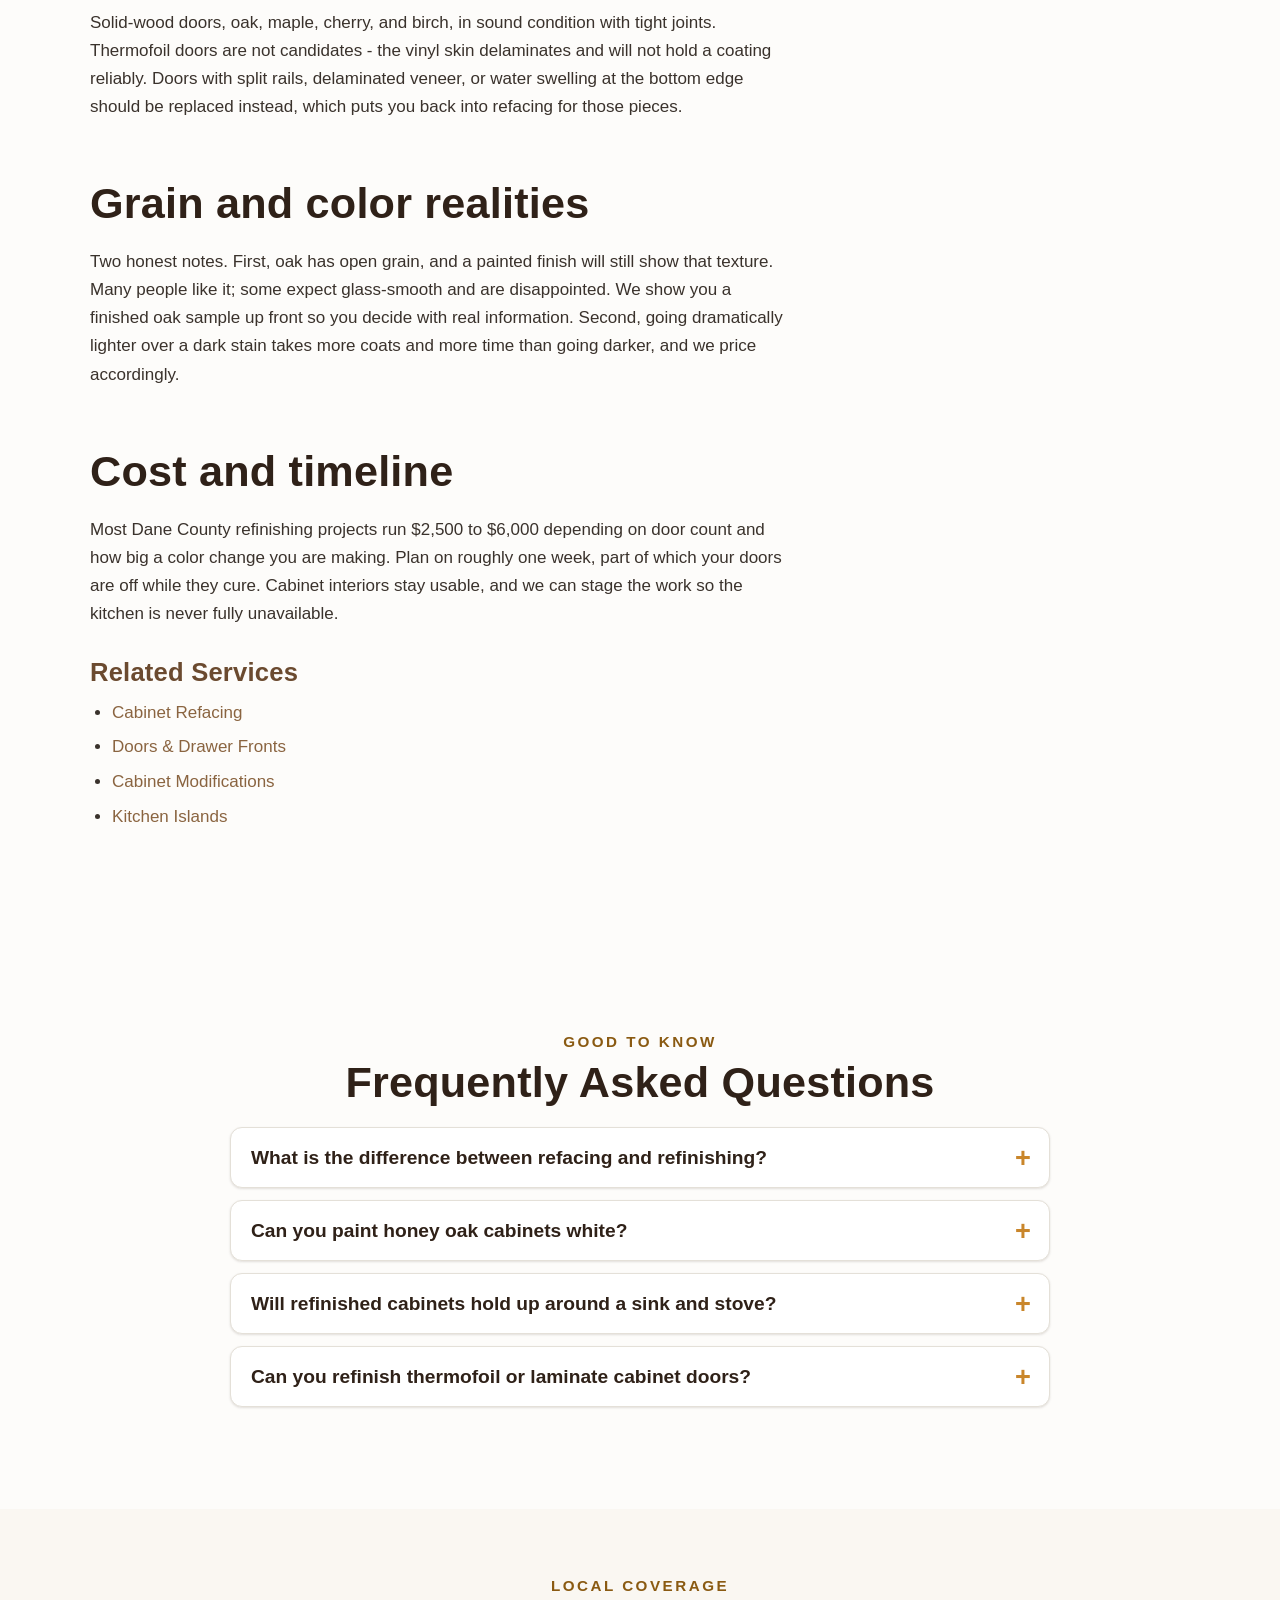
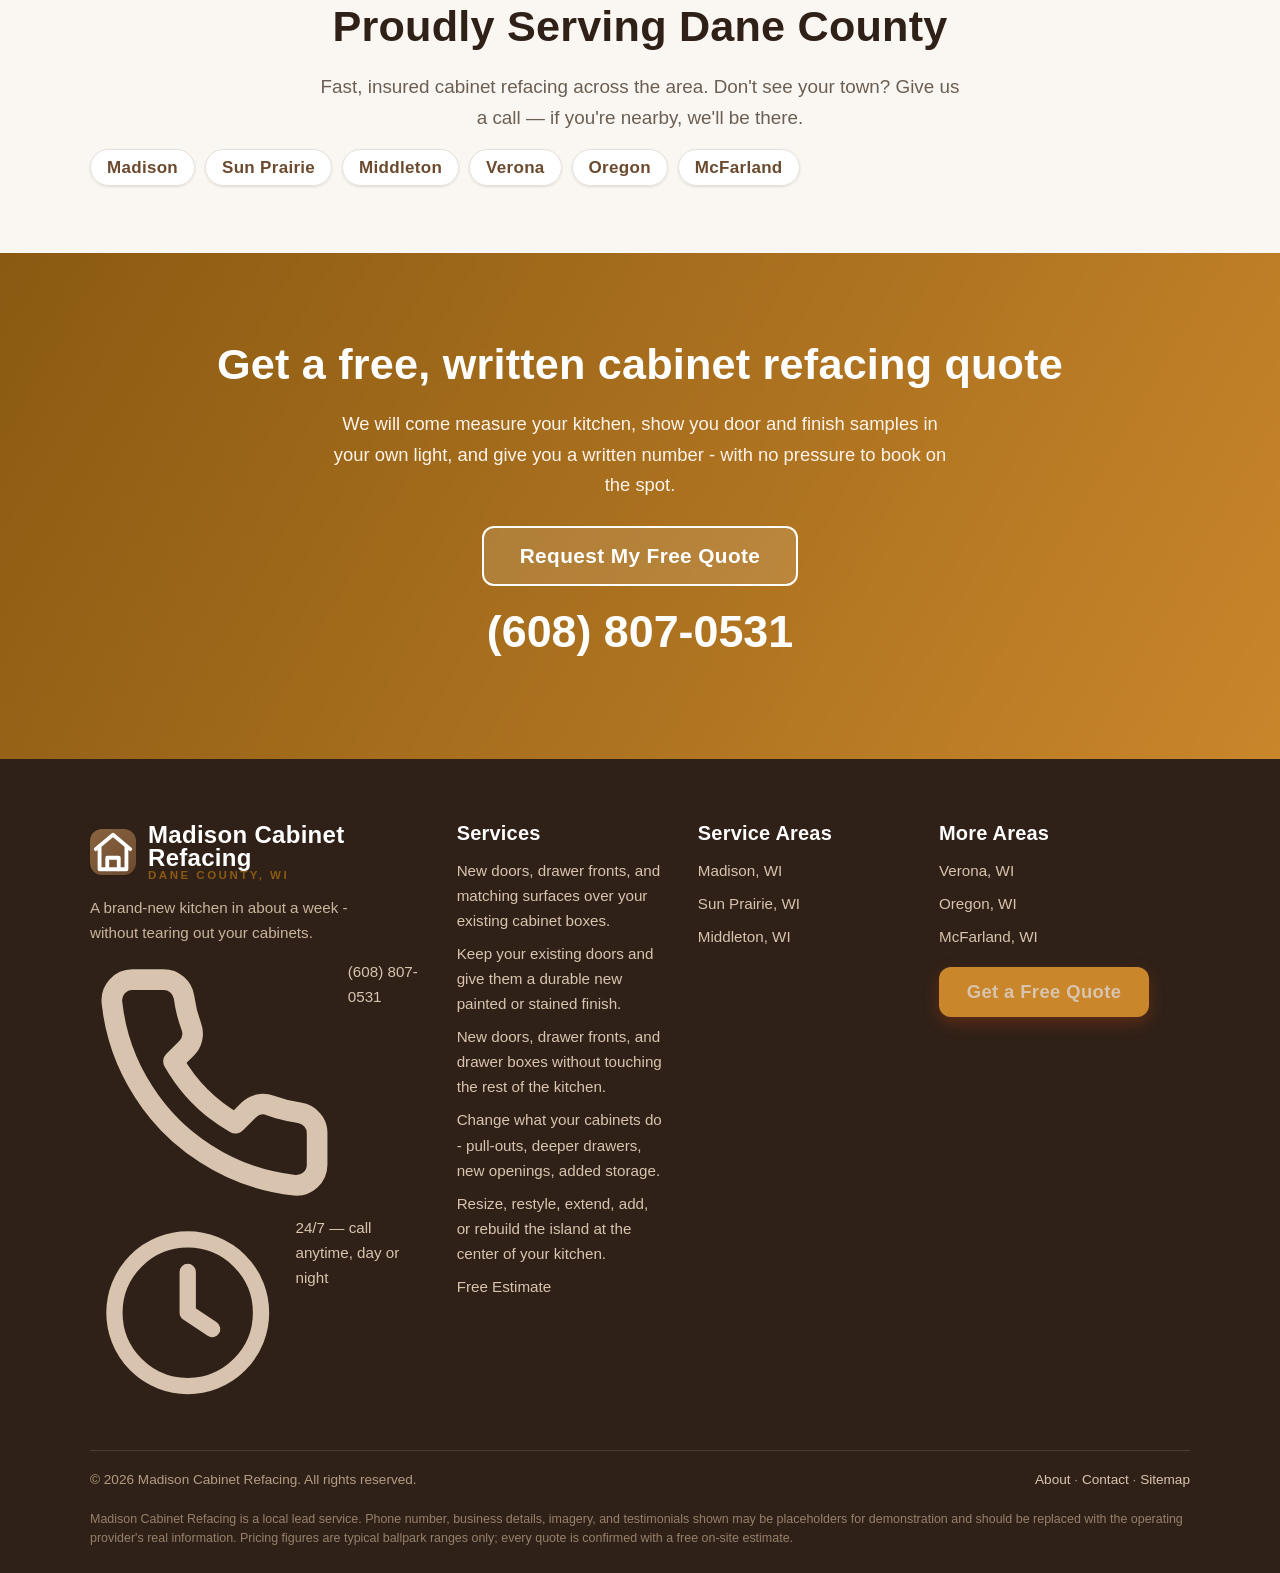
<file: cabinet-refinishing/index.html>
<!DOCTYPE html>
<html lang="en">
<head>
<meta charset="utf-8">
<meta name="viewport" content="width=device-width, initial-scale=1">
<!-- Google tag (gtag.js) -->
<script async src="https://www.googletagmanager.com/gtag/js?id=G-HV7G3ZGDNJ"></script>
<script>window.dataLayer=window.dataLayer||[];function gtag(){dataLayer.push(arguments);}gtag("js",new Date());gtag("config","G-HV7G3ZGDNJ");</script>
<title>Cabinet Refinishing Madison WI | Painted & Stained</title>
<meta name="description" content="Cabinet refinishing in Madison and Dane County. Keep your doors and get a durable sprayed painted or stained finish. Typically $2,500-$6,000. Free quote.">
<link rel="canonical" href="https://madisoncabinetrefacing.com/cabinet-refinishing/">
<meta name="robots" content="index, follow">
<meta name="geo.region" content="US-WI">
<meta name="geo.placename" content="Madison, Wisconsin">
<meta property="og:type" content="website">
<meta property="og:title" content="Cabinet Refinishing Madison WI | Painted & Stained">
<meta property="og:description" content="Cabinet refinishing in Madison and Dane County. Keep your doors and get a durable sprayed painted or stained finish. Typically $2,500-$6,000. Free quote.">
<meta property="og:url" content="https://madisoncabinetrefacing.com/cabinet-refinishing/">
<meta property="og:image" content="https://madisoncabinetrefacing.com/og-image.jpg">
<meta property="og:site_name" content="Madison Cabinet Refacing">
<meta name="twitter:card" content="summary_large_image">
<link rel="icon" href="data:image/svg+xml,%3Csvg xmlns=%27http://www.w3.org/2000/svg%27 viewBox=%270 0 32 32%27%3E%3Crect width=%2732%27 height=%2732%27 rx=%277%27 fill=%27%236B4A2F%27/%3E%3Ctext x=%2716%27 y=%2722%27 font-size=%2718%27 text-anchor=%27middle%27 fill=%27%23E8A93F%27 font-family=%27Arial%27 font-weight=%27bold%27%3EM%3C/text%3E%3C/svg%3E">
<link rel="preload" as="image" href="/service-cabinet-refinishing.webp" fetchpriority="high">
<link rel="preconnect" href="https://fonts.googleapis.com"><link rel="preconnect" href="https://fonts.gstatic.com" crossorigin><link href="https://fonts.googleapis.com/css2?family=Fraunces:opsz,wght@9..144,500;9..144,700&family=Inter:wght@400;500;600;700&display=swap" rel="stylesheet">
<link rel="stylesheet" href="/css/style.css">
<script type="application/ld+json">{"@context": "https://schema.org", "@type": "LocalBusiness", "@id": "https://madisoncabinetrefacing.com/#business", "name": "Madison Cabinet Refacing", "image": "https://madisoncabinetrefacing.com/og-image.jpg", "url": "https://madisoncabinetrefacing.com/cabinet-refinishing/", "telephone": "+16088070531", "priceRange": "$$", "address": {"@type": "PostalAddress", "streetAddress": "Service address on file - by appointment", "addressLocality": "Madison", "addressRegion": "WI", "postalCode": "53713", "addressCountry": "US"}, "geo": {"@type": "GeoCoordinates", "latitude": 43.0731, "longitude": -89.4012}, "areaServed": [{"@type": "City", "name": "Madison, WI"}, {"@type": "City", "name": "Sun Prairie, WI"}, {"@type": "City", "name": "Middleton, WI"}, {"@type": "City", "name": "Verona, WI"}, {"@type": "City", "name": "Oregon, WI"}, {"@type": "City", "name": "McFarland, WI"}, {"@type": "AdministrativeArea", "name": "Dane County"}], "openingHoursSpecification": [{"@type": "OpeningHoursSpecification", "dayOfWeek": ["Monday", "Tuesday", "Wednesday", "Thursday", "Friday", "Saturday", "Sunday"], "opens": "00:00", "closes": "23:59"}], "makesOffer": [{"@type": "Offer", "itemOffered": {"@type": "Service", "name": "Cabinet Refacing"}}, {"@type": "Offer", "itemOffered": {"@type": "Service", "name": "Cabinet Refinishing"}}, {"@type": "Offer", "itemOffered": {"@type": "Service", "name": "Doors & Drawer Fronts"}}, {"@type": "Offer", "itemOffered": {"@type": "Service", "name": "Cabinet Modifications"}}, {"@type": "Offer", "itemOffered": {"@type": "Service", "name": "Kitchen Islands"}}]}</script>
<script type="application/ld+json">{"@context": "https://schema.org", "@type": "BreadcrumbList", "itemListElement": [{"@type": "ListItem", "position": 1, "name": "Home", "item": "https://madisoncabinetrefacing.com/"}, {"@type": "ListItem", "position": 2, "name": "Services", "item": "https://madisoncabinetrefacing.com/cabinet-refinishing/"}, {"@type": "ListItem", "position": 3, "name": "Cabinet Refinishing", "item": "https://madisoncabinetrefacing.com/cabinet-refinishing/"}]}</script>
<script type="application/ld+json">{"@context": "https://schema.org", "@type": "Service", "name": "Cabinet Refinishing", "provider": {"@id": "https://madisoncabinetrefacing.com/#business"}, "areaServed": [{"@type": "City", "name": "Madison, WI"}, {"@type": "City", "name": "Sun Prairie, WI"}, {"@type": "City", "name": "Middleton, WI"}, {"@type": "City", "name": "Verona, WI"}, {"@type": "City", "name": "Oregon, WI"}, {"@type": "City", "name": "McFarland, WI"}], "description": "Cabinet refinishing in Madison and Dane County. Keep your doors and get a durable sprayed painted or stained finish. Typically $2,500-$6,000. Free quote."}</script>
<script type="application/ld+json">{"@context": "https://schema.org", "@type": "FAQPage", "mainEntity": [{"@type": "Question", "name": "What is the difference between refacing and refinishing?", "acceptedAnswer": {"@type": "Answer", "text": "Refacing replaces your doors and drawer fronts with new ones and covers the face frames in matching material, so you can change door style entirely. Refinishing keeps your existing doors and changes only their finish. Refacing costs more and changes more; refinishing is faster and cheaper but you keep the same door profile."}}, {"@type": "Question", "name": "Can you paint honey oak cabinets white?", "acceptedAnswer": {"@type": "Answer", "text": "Yes, and it is one of our most common requests in 1990s Dane County homes. Expect the oak grain texture to still be faintly visible through paint - that is the nature of open-grain wood, not a defect. We will show you a finished oak sample before you commit so there are no surprises."}}, {"@type": "Question", "name": "Will refinished cabinets hold up around a sink and stove?", "acceptedAnswer": {"@type": "Answer", "text": "When the prep is done properly, yes. Failure in refinished kitchens is nearly always a bonding problem from insufficient degreasing and sanding, not the finish itself. That is why the majority of our labor hours on a refinishing job are prep rather than spraying."}}, {"@type": "Question", "name": "Can you refinish thermofoil or laminate cabinet doors?", "acceptedAnswer": {"@type": "Answer", "text": "We do not recommend it. Coatings do not bond dependably to thermofoil, and the vinyl skin tends to peel at the edges regardless of finish quality. For thermofoil kitchens, replacing the doors and drawer fronts through refacing is the option that actually lasts."}}]}</script>
</head>
<body>
<div class="callbar"><div class="callbar__inner">
  <div class="callbar__msg"><span class="dot" aria-hidden="true"></span>
    <span class="callbar__msg-text">Serving Dane County &middot; Call 24/7 &mdash; Live Answer</span>
    <span class="callbar__msg-text-short">Call 24/7 &mdash; Live Answer</span></div>
  <a class="callbar__phone" href="tel:+16088070531"><svg viewBox="0 0 24 24" fill="none" stroke="currentColor" stroke-width="2" stroke-linecap="round" stroke-linejoin="round"><path d="M22 16.92v3a2 2 0 0 1-2.18 2 19.79 19.79 0 0 1-8.63-3.07 19.5 19.5 0 0 1-6-6 19.79 19.79 0 0 1-3.07-8.67A2 2 0 0 1 4.11 2h3a2 2 0 0 1 2 1.72c.13.96.36 1.9.7 2.81a2 2 0 0 1-.45 2.11L8.09 9.91a16 16 0 0 0 6 6l1.27-1.27a2 2 0 0 1 2.11-.45c.9.34 1.85.57 2.81.7A2 2 0 0 1 22 16.92z"/></svg> Call for a Free Quote: (608) 807-0531</a>
</div></div>
<header class="site-header"><nav class="nav" aria-label="Primary">
  <a class="brand" href="/" aria-label="Madison Cabinet Refacing home">
    <span class="brand__mark" aria-hidden="true"><svg viewBox="0 0 24 24" fill="none" stroke="currentColor" stroke-width="2" stroke-linecap="round" stroke-linejoin="round"><path d="M3 10.5 12 3l9 7.5"/><path d="M5 9.5V21h14V9.5"/><path d="M9 21v-6h6v6"/></svg></span>
    <span class="brand__name">Madison Cabinet Refacing<span>Dane County, WI</span></span></a>
  <button class="nav__toggle" aria-label="Toggle menu" aria-expanded="false" aria-controls="menu">&#9776;</button>
  <ul class="nav__links" id="menu">
    <li><a href="/">Home</a></li>
    <li class="has-drop"><a href="/cabinet-refacing/">Services</a><div class="drop"><a href="/cabinet-refacing/">Cabinet Refacing</a><a href="/cabinet-refinishing/">Cabinet Refinishing</a><a href="/cabinet-door-and-drawer-replacement/">Doors & Drawer Fronts</a><a href="/cabinet-modifications/">Cabinet Modifications</a><a href="/kitchen-island-modifications/">Kitchen Islands</a></div></li>
    <li class="has-drop"><a href="/cabinet-refacing-madison-wi/">Service Areas</a><div class="drop drop--cols"><a href="/cabinet-refacing-madison-wi/">Madison</a><a href="/cabinet-refacing-sun-prairie-wi/">Sun Prairie</a><a href="/cabinet-refacing-middleton-wi/">Middleton</a><a href="/cabinet-refacing-verona-wi/">Verona</a><a href="/cabinet-refacing-oregon-wi/">Oregon</a><a href="/cabinet-refacing-mcfarland-wi/">McFarland</a></div></li>
    <li><a href="/about/">About</a></li>
    <li><a href="/contact/">Contact</a></li>
    <li class="nav__cta"><a class="btn btn--primary" href="/contact/">Free Quote</a></li>
  </ul></nav></header>
<section class="hero" style="--hero-img:url(/service-cabinet-refinishing.webp)"><div class="hero__inner">
  <div class="hero__copy"><nav class="crumbs" aria-label="Breadcrumb"><a href="/">Home</a> / <a href="/cabinet-refinishing/">Services</a> / <span>Cabinet Refinishing</span></nav><p class="hero__loc">Dane County, WI</p><h1>Cabinet Refinishing</h1>
    <p class="lead">Refinishing keeps your existing doors and drawer fronts and changes their finish. If you like your door style but not its color, this is the least invasive and least expensive option on the table.</p></div>
  <div class="hero__form-wrap">
<form class="leadform" id="lead-cabinet-refinishing" action="https://formspree.io/f/xgawwdbb" method="post" enctype="multipart/form-data" data-lead novalidate><input type="hidden" name="_subject" value="New quote request &mdash; Madison Cabinet Refacing"><input type="text" name="_gotcha" tabindex="-1" autocomplete="off" style="display:none" aria-hidden="true">
  <h3>Get Your Free On-Site Estimate</h3><p class="leadform__sub">No-obligation quote — most requests answered same day.</p>
  <div class="field"><label for="lead-cabinet-refinishing-name">Full Name</label>
    <input id="lead-cabinet-refinishing-name" name="name" type="text" autocomplete="name" placeholder="Jane Doe" required>
    <span class="form-error">Please enter your name.</span></div>
  <div class="field--row">
    <div class="field"><label for="lead-cabinet-refinishing-phone">Phone Number</label>
      <input id="lead-cabinet-refinishing-phone" name="phone" type="tel" inputmode="tel" autocomplete="tel" placeholder="(608) 807-0531" required>
      <span class="form-error">Enter a valid phone number.</span></div>
    <div class="field"><label for="lead-cabinet-refinishing-zip">Property Zip Code</label>
      <input id="lead-cabinet-refinishing-zip" name="zip" type="text" inputmode="numeric" pattern="[0-9]{5}" maxlength="5" placeholder="00000" required>
      <span class="form-error">Enter your 5-digit zip.</span></div></div>
  <div class="field"><label for="lead-cabinet-refinishing-service">Service Needed</label>
    <select id="lead-cabinet-refinishing-service" name="service" required><option value="">Select a service…</option><option value="Cabinet Refacing">Cabinet Refacing</option><option value="Cabinet Refinishing">Cabinet Refinishing</option><option value="Doors & Drawer Fronts">Doors & Drawer Fronts</option><option value="Cabinet Modifications">Cabinet Modifications</option><option value="Kitchen Islands">Kitchen Islands</option><option value="Multiple Linear Feet">Multiple Linear Feet</option><option value="Commercial Project">Commercial Project</option><option value="Other / Not Sure">Other / Not Sure</option></select>
    <span class="form-error">Please choose a service.</span></div>
  <div class="field"><label for="lead-cabinet-refinishing-msg">Tell Us About the Job</label>
    <textarea id="lead-cabinet-refinishing-msg" name="message" placeholder="A few details and access notes…"></textarea></div>
  <div class="field"><label for="lead-cabinet-refinishing-photo">Add a Photo (optional)</label>
    <div class="field-file"><input id="lead-cabinet-refinishing-photo" name="photo" type="file" accept="image/*"></div></div>
  <input type="hidden" name="source_page" value="">
  <button class="btn btn--primary btn--block btn--lg" type="submit">Get My Free Quote →</button>
  <p class="form-note">Or call (608) 807-0531 — we answer 24/7.</p>
  <div class="form-success" role="status">✅ Thanks! Your request is in. We'll call you shortly to confirm your free on-site estimate.</div>
</form></div>
</div></section><section class="trustbar" aria-label="Why homeowners trust us"><div class="trustbar__grid"><div class="badge"><span class="badge__ico"><svg viewBox="0 0 24 24" fill="none" stroke="currentColor" stroke-width="2" stroke-linecap="round" stroke-linejoin="round"><path d="M12 22s8-4 8-10V5l-8-3-8 3v7c0 6 8 10 8 10z"/><path d="m9 12 2 2 4-4"/></svg></span><span class="badge__txt"><strong>Fully Insured</strong><span>Licensed &amp; covered</span></span></div><div class="badge"><span class="badge__ico"><svg viewBox="0 0 24 24" fill="none" stroke="currentColor" stroke-width="2" stroke-linecap="round" stroke-linejoin="round"><rect x="8" y="2" width="8" height="4" rx="1"/><path d="M16 4h2a2 2 0 0 1 2 2v14a2 2 0 0 1-2 2H6a2 2 0 0 1-2-2V6a2 2 0 0 1 2-2h2"/><path d="m9 14 2 2 4-4"/></svg></span><span class="badge__txt"><strong>Free On-Site Estimates</strong><span>No obligation</span></span></div><div class="badge"><span class="badge__ico"><svg viewBox="0 0 24 24" fill="none" stroke="currentColor" stroke-width="2" stroke-linecap="round" stroke-linejoin="round"><path d="M3 21h18"/><path d="M5 21V7l7-4 7 4v14"/><path d="M9 9h.01M9 13h.01M9 17h.01M15 9h.01M15 13h.01M15 17h.01"/></svg></span><span class="badge__txt"><strong>Commercial &amp; Residential</strong><span>Any property</span></span></div><div class="badge"><span class="badge__ico"><svg viewBox="0 0 24 24" fill="none" stroke="currentColor" stroke-width="2" stroke-linecap="round" stroke-linejoin="round"><circle cx="12" cy="12" r="9"/><path d="M12 7v5l3 2"/></svg></span><span class="badge__txt"><strong>Call 24/7</strong><span>Live answer, day or night</span></span></div></div></section><section class="section"><div class="container"><article class="prose"><p>Refinishing and refacing solve different problems. Refacing gives you new doors in a new style. Refinishing keeps the doors you have and changes their color. If your cabinets are solid-wood raised panel or a clean shaker profile you genuinely like, and the only complaint is that the honey-oak or cherry stain feels dated, refinishing gets you most of the visual change for meaningfully less money.</p>
<p>The work is almost entirely in the preparation. Kitchen doors carry years of cooking grease, and finish will not bond through it. We degrease thoroughly, sand to a mechanical profile, and use a bonding primer rated for cabinetry - not wall paint. Finish coats are sprayed rather than brushed so the surface is even and free of brush marks. Face frames and exposed panels are finished in place with containment, and doors are labeled so every one returns to the opening it came from and hangs correctly.</p>
<h2>Good candidates</h2>
<p>Solid-wood doors, oak, maple, cherry, and birch, in sound condition with tight joints. Thermofoil doors are not candidates - the vinyl skin delaminates and will not hold a coating reliably. Doors with split rails, delaminated veneer, or water swelling at the bottom edge should be replaced instead, which puts you back into refacing for those pieces.</p>
<h2>Grain and color realities</h2>
<p>Two honest notes. First, oak has open grain, and a painted finish will still show that texture. Many people like it; some expect glass-smooth and are disappointed. We show you a finished oak sample up front so you decide with real information. Second, going dramatically lighter over a dark stain takes more coats and more time than going darker, and we price accordingly.</p>
<h2>Cost and timeline</h2>
<p>Most Dane County refinishing projects run $2,500 to $6,000 depending on door count and how big a color change you are making. Plan on roughly one week, part of which your doors are off while they cure. Cabinet interiors stay usable, and we can stage the work so the kitchen is never fully unavailable.</p><h3>Related Services</h3><ul><li><a href="/cabinet-refacing/">Cabinet Refacing</a></li><li><a href="/cabinet-door-and-drawer-replacement/">Doors & Drawer Fronts</a></li><li><a href="/cabinet-modifications/">Cabinet Modifications</a></li><li><a href="/kitchen-island-modifications/">Kitchen Islands</a></li></ul></article></div></section><section class="section"><div class="container"><div class="center"><p class="eyebrow">Good to Know</p><h2>Frequently Asked Questions</h2></div><div class="faq"><div class="faq__item"><button class="faq__q" type="button">What is the difference between refacing and refinishing?</button><div class="faq__a"><div class="faq__a-inner">Refacing replaces your doors and drawer fronts with new ones and covers the face frames in matching material, so you can change door style entirely. Refinishing keeps your existing doors and changes only their finish. Refacing costs more and changes more; refinishing is faster and cheaper but you keep the same door profile.</div></div></div><div class="faq__item"><button class="faq__q" type="button">Can you paint honey oak cabinets white?</button><div class="faq__a"><div class="faq__a-inner">Yes, and it is one of our most common requests in 1990s Dane County homes. Expect the oak grain texture to still be faintly visible through paint - that is the nature of open-grain wood, not a defect. We will show you a finished oak sample before you commit so there are no surprises.</div></div></div><div class="faq__item"><button class="faq__q" type="button">Will refinished cabinets hold up around a sink and stove?</button><div class="faq__a"><div class="faq__a-inner">When the prep is done properly, yes. Failure in refinished kitchens is nearly always a bonding problem from insufficient degreasing and sanding, not the finish itself. That is why the majority of our labor hours on a refinishing job are prep rather than spraying.</div></div></div><div class="faq__item"><button class="faq__q" type="button">Can you refinish thermofoil or laminate cabinet doors?</button><div class="faq__a"><div class="faq__a-inner">We do not recommend it. Coatings do not bond dependably to thermofoil, and the vinyl skin tends to peel at the edges regardless of finish quality. For thermofoil kitchens, replacing the doors and drawer fronts through refacing is the option that actually lasts.</div></div></div></div></div></section>
<section class="section section--tight section--sand"><div class="container center">
  <p class="eyebrow">Local Coverage</p><h2>Proudly Serving Dane County</h2>
  <p class="lead">Fast, insured cabinet refacing across the area. Don't see your town? Give us a call — if you're nearby, we'll be there.</p>
  <ul class="chips"><li><a href="/cabinet-refacing-madison-wi/">Madison</a></li><li><a href="/cabinet-refacing-sun-prairie-wi/">Sun Prairie</a></li><li><a href="/cabinet-refacing-middleton-wi/">Middleton</a></li><li><a href="/cabinet-refacing-verona-wi/">Verona</a></li><li><a href="/cabinet-refacing-oregon-wi/">Oregon</a></li><li><a href="/cabinet-refacing-mcfarland-wi/">McFarland</a></li></ul></div></section>
<section class="section ctaband"><div class="container"><h2>Get a free, written cabinet refacing quote</h2><p>We will come measure your kitchen, show you door and finish samples in your own light, and give you a written number - with no pressure to book on the spot.</p>
  <a class="btn btn--ghost-light btn--lg" href="/contact/">Request My Free Quote</a>
  <div><a class="ctaband__phone" href="tel:+16088070531">(608) 807-0531</a></div></div></section>
<footer class="footer"><div class="container"><div class="footer__grid">
  <div><div class="brand"><span class="brand__mark" aria-hidden="true"><svg viewBox="0 0 24 24" fill="none" stroke="currentColor" stroke-width="2" stroke-linecap="round" stroke-linejoin="round"><path d="M3 10.5 12 3l9 7.5"/><path d="M5 9.5V21h14V9.5"/><path d="M9 21v-6h6v6"/></svg></span>
      <span class="brand__name" style="color:#fff">Madison Cabinet Refacing<span>Dane County, WI</span></span></div>
    <p class="footer__brandtext">A brand-new kitchen in about a week - without tearing out your cabinets.</p>
    <ul class="footer__contact" style="list-style:none;padding:0;margin:14px 0 0">
      <li><svg viewBox="0 0 24 24" fill="none" stroke="currentColor" stroke-width="2" stroke-linecap="round" stroke-linejoin="round"><path d="M22 16.92v3a2 2 0 0 1-2.18 2 19.79 19.79 0 0 1-8.63-3.07 19.5 19.5 0 0 1-6-6 19.79 19.79 0 0 1-3.07-8.67A2 2 0 0 1 4.11 2h3a2 2 0 0 1 2 1.72c.13.96.36 1.9.7 2.81a2 2 0 0 1-.45 2.11L8.09 9.91a16 16 0 0 0 6 6l1.27-1.27a2 2 0 0 1 2.11-.45c.9.34 1.85.57 2.81.7A2 2 0 0 1 22 16.92z"/></svg> <a href="tel:+16088070531">(608) 807-0531</a></li>
      <li><svg viewBox="0 0 24 24" fill="none" stroke="currentColor" stroke-width="2" stroke-linecap="round" stroke-linejoin="round"><circle cx="12" cy="12" r="9"/><path d="M12 7v5l3 2"/></svg> <span>24/7 — call anytime, day or night</span></li></ul></div>
  <div><h4>Services</h4><ul><li><a href="/cabinet-refacing/">New doors, drawer fronts, and matching surfaces over your existing cabinet boxes.</a></li><li><a href="/cabinet-refinishing/">Keep your existing doors and give them a durable new painted or stained finish.</a></li><li><a href="/cabinet-door-and-drawer-replacement/">New doors, drawer fronts, and drawer boxes without touching the rest of the kitchen.</a></li><li><a href="/cabinet-modifications/">Change what your cabinets do - pull-outs, deeper drawers, new openings, added storage.</a></li><li><a href="/kitchen-island-modifications/">Resize, restyle, extend, add, or rebuild the island at the center of your kitchen.</a></li><li><a href="/contact/">Free Estimate</a></li></ul></div>
  <div><h4>Service Areas</h4><ul><li><a href="/cabinet-refacing-madison-wi/">Madison, WI</a></li><li><a href="/cabinet-refacing-sun-prairie-wi/">Sun Prairie, WI</a></li><li><a href="/cabinet-refacing-middleton-wi/">Middleton, WI</a></li></ul></div>
  <div><h4>More Areas</h4><ul><li><a href="/cabinet-refacing-verona-wi/">Verona, WI</a></li><li><a href="/cabinet-refacing-oregon-wi/">Oregon, WI</a></li><li><a href="/cabinet-refacing-mcfarland-wi/">McFarland, WI</a></li></ul><a class="btn btn--primary" href="/contact/" style="margin-top:10px">Get a Free Quote</a></div>
</div></div><div class="container"><div class="footer__bottom">
  <span>&copy; <span id="year">2026</span> Madison Cabinet Refacing. All rights reserved.</span>
  <span><a href="/about/">About</a> &middot; <a href="/contact/">Contact</a> &middot; <a href="/sitemap.xml">Sitemap</a></span>
</div></div>
<p class="footer__disclaimer">Madison Cabinet Refacing is a local lead service. Phone number, business details, imagery, and testimonials shown may be placeholders for demonstration and should be replaced with the operating provider's real information. Pricing figures are typical ballpark ranges only; every quote is confirmed with a free on-site estimate.</p>
</footer><a class="floatcall" href="tel:+16088070531"><svg viewBox="0 0 24 24" fill="none" stroke="currentColor" stroke-width="2" stroke-linecap="round" stroke-linejoin="round"><path d="M22 16.92v3a2 2 0 0 1-2.18 2 19.79 19.79 0 0 1-8.63-3.07 19.5 19.5 0 0 1-6-6 19.79 19.79 0 0 1-3.07-8.67A2 2 0 0 1 4.11 2h3a2 2 0 0 1 2 1.72c.13.96.36 1.9.7 2.81a2 2 0 0 1-.45 2.11L8.09 9.91a16 16 0 0 0 6 6l1.27-1.27a2 2 0 0 1 2.11-.45c.9.34 1.85.57 2.81.7A2 2 0 0 1 22 16.92z"/></svg> Call Now</a>
<script src="/js/main.js"></script>
</body>
</html>
</file>
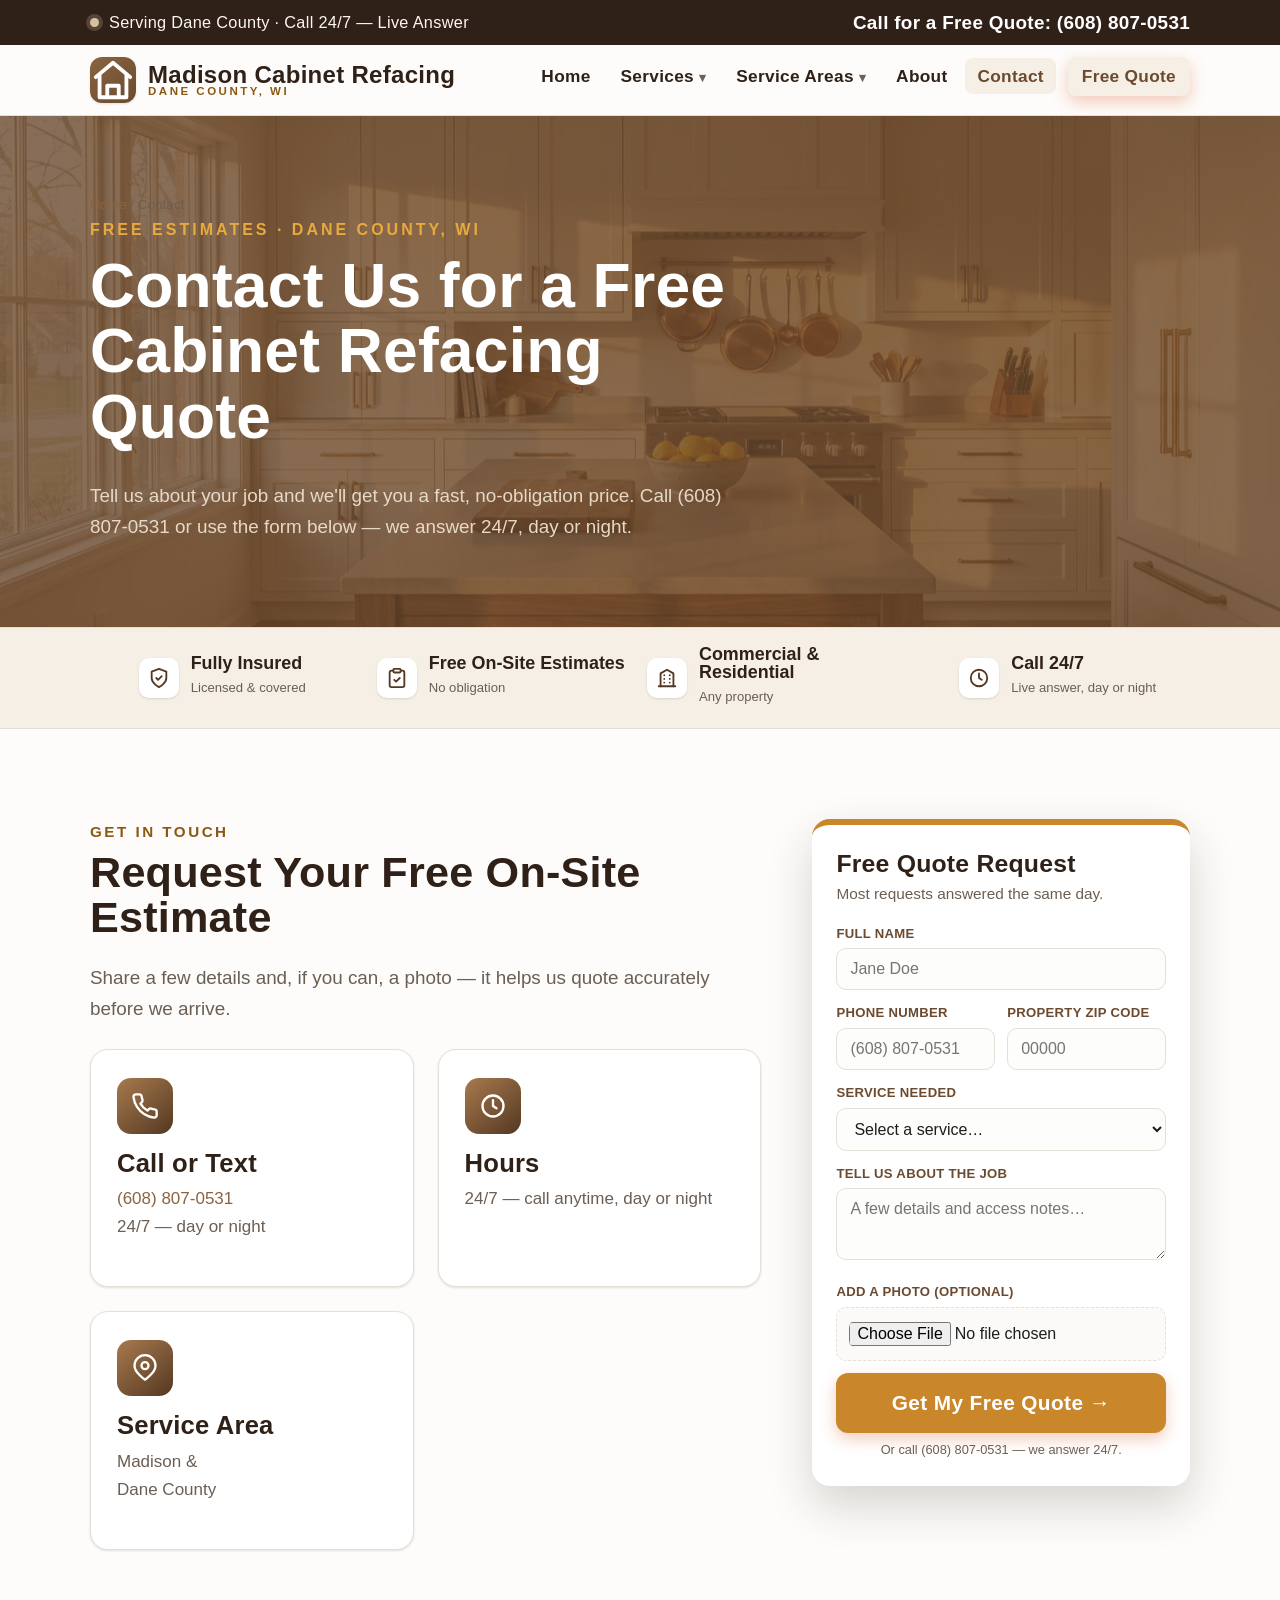
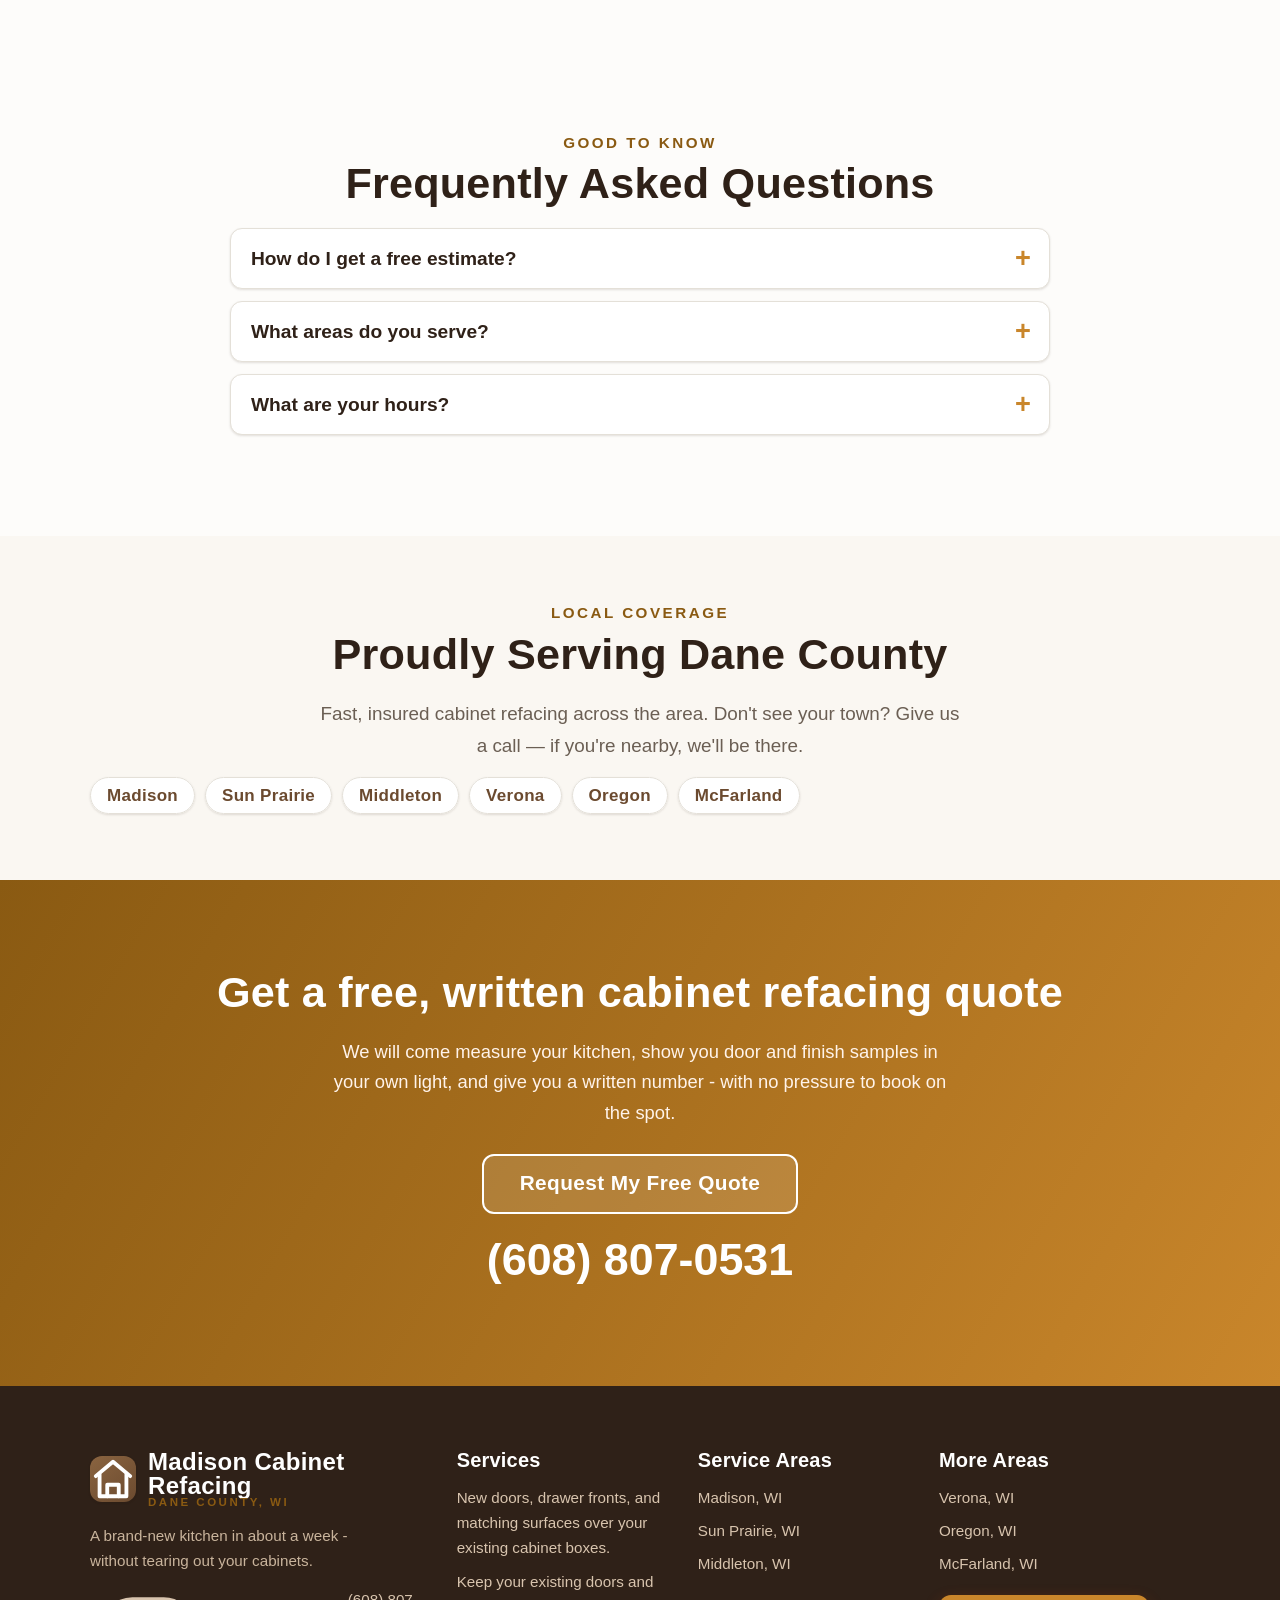
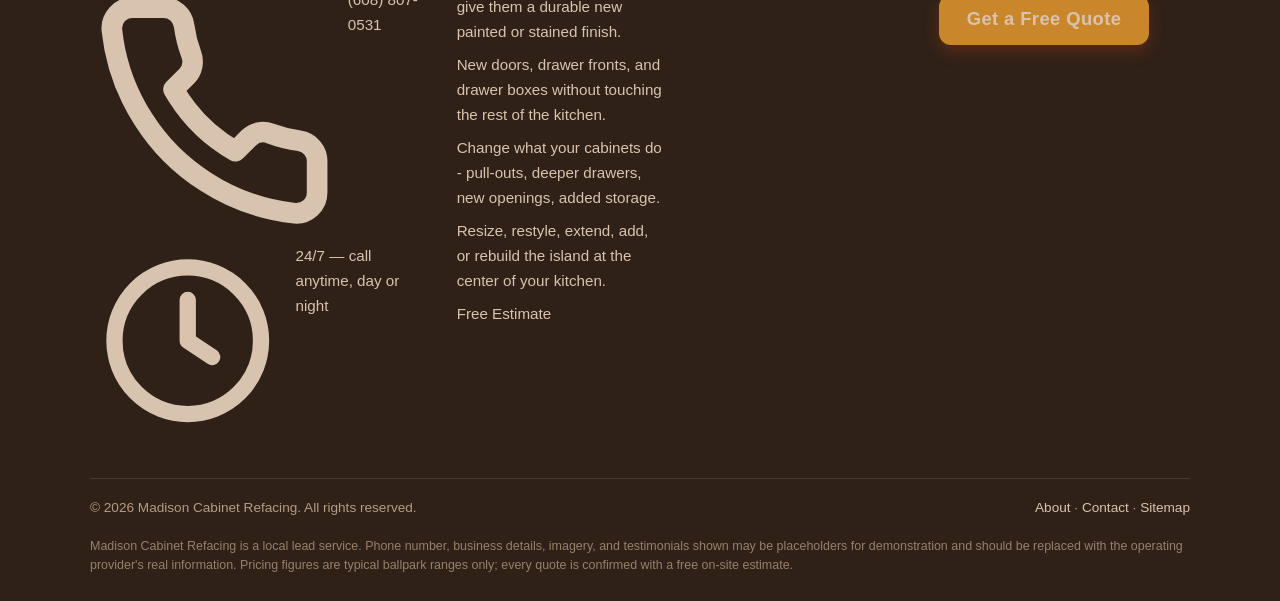
<file: contact/index.html>
<!DOCTYPE html>
<html lang="en">
<head>
<meta charset="utf-8">
<meta name="viewport" content="width=device-width, initial-scale=1">
<!-- Google tag (gtag.js) -->
<script async src="https://www.googletagmanager.com/gtag/js?id=G-HV7G3ZGDNJ"></script>
<script>window.dataLayer=window.dataLayer||[];function gtag(){dataLayer.push(arguments);}gtag("js",new Date());gtag("config","G-HV7G3ZGDNJ");</script>
<title>Contact | Free Cabinet Refacing Quote | Madison WI</title>
<meta name="description" content="Contact Madison Cabinet Refacing for a free, same-day cabinet refacing estimate in Dane County, WI. Call (608) 807-0531 or request a quote online.">
<link rel="canonical" href="https://madisoncabinetrefacing.com/contact/">
<meta name="robots" content="index, follow">
<meta name="geo.region" content="US-WI">
<meta name="geo.placename" content="Madison, Wisconsin">
<meta property="og:type" content="website">
<meta property="og:title" content="Contact | Free Cabinet Refacing Quote | Madison WI">
<meta property="og:description" content="Contact Madison Cabinet Refacing for a free, same-day cabinet refacing estimate in Dane County, WI. Call (608) 807-0531 or request a quote online.">
<meta property="og:url" content="https://madisoncabinetrefacing.com/contact/">
<meta property="og:image" content="https://madisoncabinetrefacing.com/og-image.jpg">
<meta property="og:site_name" content="Madison Cabinet Refacing">
<meta name="twitter:card" content="summary_large_image">
<link rel="icon" href="data:image/svg+xml,%3Csvg xmlns=%27http://www.w3.org/2000/svg%27 viewBox=%270 0 32 32%27%3E%3Crect width=%2732%27 height=%2732%27 rx=%277%27 fill=%27%236B4A2F%27/%3E%3Ctext x=%2716%27 y=%2722%27 font-size=%2718%27 text-anchor=%27middle%27 fill=%27%23E8A93F%27 font-family=%27Arial%27 font-weight=%27bold%27%3EM%3C/text%3E%3C/svg%3E">
<link rel="preload" as="image" href="/hero-cabinet-refacing-madison.webp" fetchpriority="high">
<link rel="preconnect" href="https://fonts.googleapis.com"><link rel="preconnect" href="https://fonts.gstatic.com" crossorigin><link href="https://fonts.googleapis.com/css2?family=Fraunces:opsz,wght@9..144,500;9..144,700&family=Inter:wght@400;500;600;700&display=swap" rel="stylesheet">
<link rel="stylesheet" href="/css/style.css">
<script type="application/ld+json">{"@context": "https://schema.org", "@type": "LocalBusiness", "@id": "https://madisoncabinetrefacing.com/#business", "name": "Madison Cabinet Refacing", "image": "https://madisoncabinetrefacing.com/og-image.jpg", "url": "https://madisoncabinetrefacing.com/contact/", "telephone": "+16088070531", "priceRange": "$$", "address": {"@type": "PostalAddress", "streetAddress": "Service address on file - by appointment", "addressLocality": "Madison", "addressRegion": "WI", "postalCode": "53713", "addressCountry": "US"}, "geo": {"@type": "GeoCoordinates", "latitude": 43.0731, "longitude": -89.4012}, "areaServed": [{"@type": "City", "name": "Madison, WI"}, {"@type": "City", "name": "Sun Prairie, WI"}, {"@type": "City", "name": "Middleton, WI"}, {"@type": "City", "name": "Verona, WI"}, {"@type": "City", "name": "Oregon, WI"}, {"@type": "City", "name": "McFarland, WI"}, {"@type": "AdministrativeArea", "name": "Dane County"}], "openingHoursSpecification": [{"@type": "OpeningHoursSpecification", "dayOfWeek": ["Monday", "Tuesday", "Wednesday", "Thursday", "Friday", "Saturday", "Sunday"], "opens": "00:00", "closes": "23:59"}], "makesOffer": [{"@type": "Offer", "itemOffered": {"@type": "Service", "name": "Cabinet Refacing"}}, {"@type": "Offer", "itemOffered": {"@type": "Service", "name": "Cabinet Refinishing"}}, {"@type": "Offer", "itemOffered": {"@type": "Service", "name": "Doors & Drawer Fronts"}}, {"@type": "Offer", "itemOffered": {"@type": "Service", "name": "Cabinet Modifications"}}, {"@type": "Offer", "itemOffered": {"@type": "Service", "name": "Kitchen Islands"}}]}</script>
<script type="application/ld+json">{"@context": "https://schema.org", "@type": "BreadcrumbList", "itemListElement": [{"@type": "ListItem", "position": 1, "name": "Home", "item": "https://madisoncabinetrefacing.com/"}, {"@type": "ListItem", "position": 2, "name": "Contact", "item": "https://madisoncabinetrefacing.com/contact/"}]}</script>
<script type="application/ld+json">{"@context": "https://schema.org", "@type": "FAQPage", "mainEntity": [{"@type": "Question", "name": "How do I get a free estimate?", "acceptedAnswer": {"@type": "Answer", "text": "Call (608) 807-0531 or fill out the quote form with your name, phone, property zip, and a photo. We respond fast — usually same day — and schedule a free on-site estimate."}}, {"@type": "Question", "name": "What areas do you serve?", "acceptedAnswer": {"@type": "Answer", "text": "We serve Madison and the surrounding Dane County area: Madison, Sun Prairie, Middleton, Verona, Oregon, McFarland."}}, {"@type": "Question", "name": "What are your hours?", "acceptedAnswer": {"@type": "Answer", "text": "We're reachable 24/7 — call anytime, day or night, with emergency response available for urgent jobs."}}]}</script>
</head>
<body>
<div class="callbar"><div class="callbar__inner">
  <div class="callbar__msg"><span class="dot" aria-hidden="true"></span>
    <span class="callbar__msg-text">Serving Dane County &middot; Call 24/7 &mdash; Live Answer</span>
    <span class="callbar__msg-text-short">Call 24/7 &mdash; Live Answer</span></div>
  <a class="callbar__phone" href="tel:+16088070531"><svg viewBox="0 0 24 24" fill="none" stroke="currentColor" stroke-width="2" stroke-linecap="round" stroke-linejoin="round"><path d="M22 16.92v3a2 2 0 0 1-2.18 2 19.79 19.79 0 0 1-8.63-3.07 19.5 19.5 0 0 1-6-6 19.79 19.79 0 0 1-3.07-8.67A2 2 0 0 1 4.11 2h3a2 2 0 0 1 2 1.72c.13.96.36 1.9.7 2.81a2 2 0 0 1-.45 2.11L8.09 9.91a16 16 0 0 0 6 6l1.27-1.27a2 2 0 0 1 2.11-.45c.9.34 1.85.57 2.81.7A2 2 0 0 1 22 16.92z"/></svg> Call for a Free Quote: (608) 807-0531</a>
</div></div>
<header class="site-header"><nav class="nav" aria-label="Primary">
  <a class="brand" href="/" aria-label="Madison Cabinet Refacing home">
    <span class="brand__mark" aria-hidden="true"><svg viewBox="0 0 24 24" fill="none" stroke="currentColor" stroke-width="2" stroke-linecap="round" stroke-linejoin="round"><path d="M3 10.5 12 3l9 7.5"/><path d="M5 9.5V21h14V9.5"/><path d="M9 21v-6h6v6"/></svg></span>
    <span class="brand__name">Madison Cabinet Refacing<span>Dane County, WI</span></span></a>
  <button class="nav__toggle" aria-label="Toggle menu" aria-expanded="false" aria-controls="menu">&#9776;</button>
  <ul class="nav__links" id="menu">
    <li><a href="/">Home</a></li>
    <li class="has-drop"><a href="/cabinet-refacing/">Services</a><div class="drop"><a href="/cabinet-refacing/">Cabinet Refacing</a><a href="/cabinet-refinishing/">Cabinet Refinishing</a><a href="/cabinet-door-and-drawer-replacement/">Doors & Drawer Fronts</a><a href="/cabinet-modifications/">Cabinet Modifications</a><a href="/kitchen-island-modifications/">Kitchen Islands</a></div></li>
    <li class="has-drop"><a href="/cabinet-refacing-madison-wi/">Service Areas</a><div class="drop drop--cols"><a href="/cabinet-refacing-madison-wi/">Madison</a><a href="/cabinet-refacing-sun-prairie-wi/">Sun Prairie</a><a href="/cabinet-refacing-middleton-wi/">Middleton</a><a href="/cabinet-refacing-verona-wi/">Verona</a><a href="/cabinet-refacing-oregon-wi/">Oregon</a><a href="/cabinet-refacing-mcfarland-wi/">McFarland</a></div></li>
    <li><a href="/about/">About</a></li>
    <li><a href="/contact/">Contact</a></li>
    <li class="nav__cta"><a class="btn btn--primary" href="/contact/">Free Quote</a></li>
  </ul></nav></header><section class="pagehero" style="--hero-img:url(/hero-cabinet-refacing-madison.webp)"><div class="pagehero__inner"><nav class="crumbs" aria-label="Breadcrumb"><a href="/">Home</a> / <span>Contact</span></nav>
        <p class="hero__loc">Free Estimates &middot; Dane County, WI</p>
        <h1>Contact Us for a Free Cabinet Refacing Quote</h1>
        <p class="lead">Tell us about your job and we'll get you a fast, no-obligation price. Call (608) 807-0531 or use the form below — we answer 24/7, day or night.</p></div></section>
      <section class="trustbar" aria-label="Why homeowners trust us"><div class="trustbar__grid"><div class="badge"><span class="badge__ico"><svg viewBox="0 0 24 24" fill="none" stroke="currentColor" stroke-width="2" stroke-linecap="round" stroke-linejoin="round"><path d="M12 22s8-4 8-10V5l-8-3-8 3v7c0 6 8 10 8 10z"/><path d="m9 12 2 2 4-4"/></svg></span><span class="badge__txt"><strong>Fully Insured</strong><span>Licensed &amp; covered</span></span></div><div class="badge"><span class="badge__ico"><svg viewBox="0 0 24 24" fill="none" stroke="currentColor" stroke-width="2" stroke-linecap="round" stroke-linejoin="round"><rect x="8" y="2" width="8" height="4" rx="1"/><path d="M16 4h2a2 2 0 0 1 2 2v14a2 2 0 0 1-2 2H6a2 2 0 0 1-2-2V6a2 2 0 0 1 2-2h2"/><path d="m9 14 2 2 4-4"/></svg></span><span class="badge__txt"><strong>Free On-Site Estimates</strong><span>No obligation</span></span></div><div class="badge"><span class="badge__ico"><svg viewBox="0 0 24 24" fill="none" stroke="currentColor" stroke-width="2" stroke-linecap="round" stroke-linejoin="round"><path d="M3 21h18"/><path d="M5 21V7l7-4 7 4v14"/><path d="M9 9h.01M9 13h.01M9 17h.01M15 9h.01M15 13h.01M15 17h.01"/></svg></span><span class="badge__txt"><strong>Commercial &amp; Residential</strong><span>Any property</span></span></div><div class="badge"><span class="badge__ico"><svg viewBox="0 0 24 24" fill="none" stroke="currentColor" stroke-width="2" stroke-linecap="round" stroke-linejoin="round"><circle cx="12" cy="12" r="9"/><path d="M12 7v5l3 2"/></svg></span><span class="badge__txt"><strong>Call 24/7</strong><span>Live answer, day or night</span></span></div></div></section>
      <section class="section"><div class="container withform"><div>
        <p class="eyebrow">Get In Touch</p><h2>Request Your Free On-Site Estimate</h2>
        <p class="lead">Share a few details and, if you can, a photo — it helps us quote accurately before we arrive.</p>
        <div class="grid grid--2" style="margin-top:24px">
          <div class="card"><span class="card__ico"><svg viewBox="0 0 24 24" fill="none" stroke="currentColor" stroke-width="2" stroke-linecap="round" stroke-linejoin="round"><path d="M22 16.92v3a2 2 0 0 1-2.18 2 19.79 19.79 0 0 1-8.63-3.07 19.5 19.5 0 0 1-6-6 19.79 19.79 0 0 1-3.07-8.67A2 2 0 0 1 4.11 2h3a2 2 0 0 1 2 1.72c.13.96.36 1.9.7 2.81a2 2 0 0 1-.45 2.11L8.09 9.91a16 16 0 0 0 6 6l1.27-1.27a2 2 0 0 1 2.11-.45c.9.34 1.85.57 2.81.7A2 2 0 0 1 22 16.92z"/></svg></span><h3>Call or Text</h3><p><a href="tel:+16088070531">(608) 807-0531</a><br>24/7 &mdash; day or night</p></div>
          <div class="card"><span class="card__ico"><svg viewBox="0 0 24 24" fill="none" stroke="currentColor" stroke-width="2" stroke-linecap="round" stroke-linejoin="round"><circle cx="12" cy="12" r="9"/><path d="M12 7v5l3 2"/></svg></span><h3>Hours</h3><p>24/7 — call anytime, day or night</p></div>
          <div class="card"><span class="card__ico"><svg viewBox="0 0 24 24" fill="none" stroke="currentColor" stroke-width="2" stroke-linecap="round" stroke-linejoin="round"><path d="M21 10c0 6-9 12-9 12s-9-6-9-12a9 9 0 0 1 18 0z"/><circle cx="12" cy="10" r="3"/></svg></span><h3>Service Area</h3><p>Madison &amp;<br>Dane County</p></div>
        </div></div>
        <aside class="withform__aside">
<form class="leadform" id="contact-lead" action="https://formspree.io/f/xgawwdbb" method="post" enctype="multipart/form-data" data-lead novalidate><input type="hidden" name="_subject" value="New quote request &mdash; Madison Cabinet Refacing"><input type="text" name="_gotcha" tabindex="-1" autocomplete="off" style="display:none" aria-hidden="true">
  <h3>Free Quote Request</h3><p class="leadform__sub">Most requests answered the same day.</p>
  <div class="field"><label for="contact-lead-name">Full Name</label>
    <input id="contact-lead-name" name="name" type="text" autocomplete="name" placeholder="Jane Doe" required>
    <span class="form-error">Please enter your name.</span></div>
  <div class="field--row">
    <div class="field"><label for="contact-lead-phone">Phone Number</label>
      <input id="contact-lead-phone" name="phone" type="tel" inputmode="tel" autocomplete="tel" placeholder="(608) 807-0531" required>
      <span class="form-error">Enter a valid phone number.</span></div>
    <div class="field"><label for="contact-lead-zip">Property Zip Code</label>
      <input id="contact-lead-zip" name="zip" type="text" inputmode="numeric" pattern="[0-9]{5}" maxlength="5" placeholder="00000" required>
      <span class="form-error">Enter your 5-digit zip.</span></div></div>
  <div class="field"><label for="contact-lead-service">Service Needed</label>
    <select id="contact-lead-service" name="service" required><option value="">Select a service…</option><option value="Cabinet Refacing">Cabinet Refacing</option><option value="Cabinet Refinishing">Cabinet Refinishing</option><option value="Doors & Drawer Fronts">Doors & Drawer Fronts</option><option value="Cabinet Modifications">Cabinet Modifications</option><option value="Kitchen Islands">Kitchen Islands</option><option value="Multiple Linear Feet">Multiple Linear Feet</option><option value="Commercial Project">Commercial Project</option><option value="Other / Not Sure">Other / Not Sure</option></select>
    <span class="form-error">Please choose a service.</span></div>
  <div class="field"><label for="contact-lead-msg">Tell Us About the Job</label>
    <textarea id="contact-lead-msg" name="message" placeholder="A few details and access notes…"></textarea></div>
  <div class="field"><label for="contact-lead-photo">Add a Photo (optional)</label>
    <div class="field-file"><input id="contact-lead-photo" name="photo" type="file" accept="image/*"></div></div>
  <input type="hidden" name="source_page" value="">
  <button class="btn btn--primary btn--block btn--lg" type="submit">Get My Free Quote →</button>
  <p class="form-note">Or call (608) 807-0531 — we answer 24/7.</p>
  <div class="form-success" role="status">✅ Thanks! Your request is in. We'll call you shortly to confirm your free on-site estimate.</div>
</form></aside>
      </div></section><section class="section"><div class="container"><div class="center"><p class="eyebrow">Good to Know</p><h2>Frequently Asked Questions</h2></div><div class="faq"><div class="faq__item"><button class="faq__q" type="button">How do I get a free estimate?</button><div class="faq__a"><div class="faq__a-inner">Call (608) 807-0531 or fill out the quote form with your name, phone, property zip, and a photo. We respond fast — usually same day — and schedule a free on-site estimate.</div></div></div><div class="faq__item"><button class="faq__q" type="button">What areas do you serve?</button><div class="faq__a"><div class="faq__a-inner">We serve Madison and the surrounding Dane County area: Madison, Sun Prairie, Middleton, Verona, Oregon, McFarland.</div></div></div><div class="faq__item"><button class="faq__q" type="button">What are your hours?</button><div class="faq__a"><div class="faq__a-inner">We're reachable 24/7 — call anytime, day or night, with emergency response available for urgent jobs.</div></div></div></div></div></section>
<section class="section section--tight section--sand"><div class="container center">
  <p class="eyebrow">Local Coverage</p><h2>Proudly Serving Dane County</h2>
  <p class="lead">Fast, insured cabinet refacing across the area. Don't see your town? Give us a call — if you're nearby, we'll be there.</p>
  <ul class="chips"><li><a href="/cabinet-refacing-madison-wi/">Madison</a></li><li><a href="/cabinet-refacing-sun-prairie-wi/">Sun Prairie</a></li><li><a href="/cabinet-refacing-middleton-wi/">Middleton</a></li><li><a href="/cabinet-refacing-verona-wi/">Verona</a></li><li><a href="/cabinet-refacing-oregon-wi/">Oregon</a></li><li><a href="/cabinet-refacing-mcfarland-wi/">McFarland</a></li></ul></div></section>
<section class="section ctaband"><div class="container"><h2>Get a free, written cabinet refacing quote</h2><p>We will come measure your kitchen, show you door and finish samples in your own light, and give you a written number - with no pressure to book on the spot.</p>
  <a class="btn btn--ghost-light btn--lg" href="/contact/">Request My Free Quote</a>
  <div><a class="ctaband__phone" href="tel:+16088070531">(608) 807-0531</a></div></div></section>
<footer class="footer"><div class="container"><div class="footer__grid">
  <div><div class="brand"><span class="brand__mark" aria-hidden="true"><svg viewBox="0 0 24 24" fill="none" stroke="currentColor" stroke-width="2" stroke-linecap="round" stroke-linejoin="round"><path d="M3 10.5 12 3l9 7.5"/><path d="M5 9.5V21h14V9.5"/><path d="M9 21v-6h6v6"/></svg></span>
      <span class="brand__name" style="color:#fff">Madison Cabinet Refacing<span>Dane County, WI</span></span></div>
    <p class="footer__brandtext">A brand-new kitchen in about a week - without tearing out your cabinets.</p>
    <ul class="footer__contact" style="list-style:none;padding:0;margin:14px 0 0">
      <li><svg viewBox="0 0 24 24" fill="none" stroke="currentColor" stroke-width="2" stroke-linecap="round" stroke-linejoin="round"><path d="M22 16.92v3a2 2 0 0 1-2.18 2 19.79 19.79 0 0 1-8.63-3.07 19.5 19.5 0 0 1-6-6 19.79 19.79 0 0 1-3.07-8.67A2 2 0 0 1 4.11 2h3a2 2 0 0 1 2 1.72c.13.96.36 1.9.7 2.81a2 2 0 0 1-.45 2.11L8.09 9.91a16 16 0 0 0 6 6l1.27-1.27a2 2 0 0 1 2.11-.45c.9.34 1.85.57 2.81.7A2 2 0 0 1 22 16.92z"/></svg> <a href="tel:+16088070531">(608) 807-0531</a></li>
      <li><svg viewBox="0 0 24 24" fill="none" stroke="currentColor" stroke-width="2" stroke-linecap="round" stroke-linejoin="round"><circle cx="12" cy="12" r="9"/><path d="M12 7v5l3 2"/></svg> <span>24/7 — call anytime, day or night</span></li></ul></div>
  <div><h4>Services</h4><ul><li><a href="/cabinet-refacing/">New doors, drawer fronts, and matching surfaces over your existing cabinet boxes.</a></li><li><a href="/cabinet-refinishing/">Keep your existing doors and give them a durable new painted or stained finish.</a></li><li><a href="/cabinet-door-and-drawer-replacement/">New doors, drawer fronts, and drawer boxes without touching the rest of the kitchen.</a></li><li><a href="/cabinet-modifications/">Change what your cabinets do - pull-outs, deeper drawers, new openings, added storage.</a></li><li><a href="/kitchen-island-modifications/">Resize, restyle, extend, add, or rebuild the island at the center of your kitchen.</a></li><li><a href="/contact/">Free Estimate</a></li></ul></div>
  <div><h4>Service Areas</h4><ul><li><a href="/cabinet-refacing-madison-wi/">Madison, WI</a></li><li><a href="/cabinet-refacing-sun-prairie-wi/">Sun Prairie, WI</a></li><li><a href="/cabinet-refacing-middleton-wi/">Middleton, WI</a></li></ul></div>
  <div><h4>More Areas</h4><ul><li><a href="/cabinet-refacing-verona-wi/">Verona, WI</a></li><li><a href="/cabinet-refacing-oregon-wi/">Oregon, WI</a></li><li><a href="/cabinet-refacing-mcfarland-wi/">McFarland, WI</a></li></ul><a class="btn btn--primary" href="/contact/" style="margin-top:10px">Get a Free Quote</a></div>
</div></div><div class="container"><div class="footer__bottom">
  <span>&copy; <span id="year">2026</span> Madison Cabinet Refacing. All rights reserved.</span>
  <span><a href="/about/">About</a> &middot; <a href="/contact/">Contact</a> &middot; <a href="/sitemap.xml">Sitemap</a></span>
</div></div>
<p class="footer__disclaimer">Madison Cabinet Refacing is a local lead service. Phone number, business details, imagery, and testimonials shown may be placeholders for demonstration and should be replaced with the operating provider's real information. Pricing figures are typical ballpark ranges only; every quote is confirmed with a free on-site estimate.</p>
</footer><a class="floatcall" href="tel:+16088070531"><svg viewBox="0 0 24 24" fill="none" stroke="currentColor" stroke-width="2" stroke-linecap="round" stroke-linejoin="round"><path d="M22 16.92v3a2 2 0 0 1-2.18 2 19.79 19.79 0 0 1-8.63-3.07 19.5 19.5 0 0 1-6-6 19.79 19.79 0 0 1-3.07-8.67A2 2 0 0 1 4.11 2h3a2 2 0 0 1 2 1.72c.13.96.36 1.9.7 2.81a2 2 0 0 1-.45 2.11L8.09 9.91a16 16 0 0 0 6 6l1.27-1.27a2 2 0 0 1 2.11-.45c.9.34 1.85.57 2.81.7A2 2 0 0 1 22 16.92z"/></svg> Call Now</a>
<script src="/js/main.js"></script>
</body>
</html>
</file>
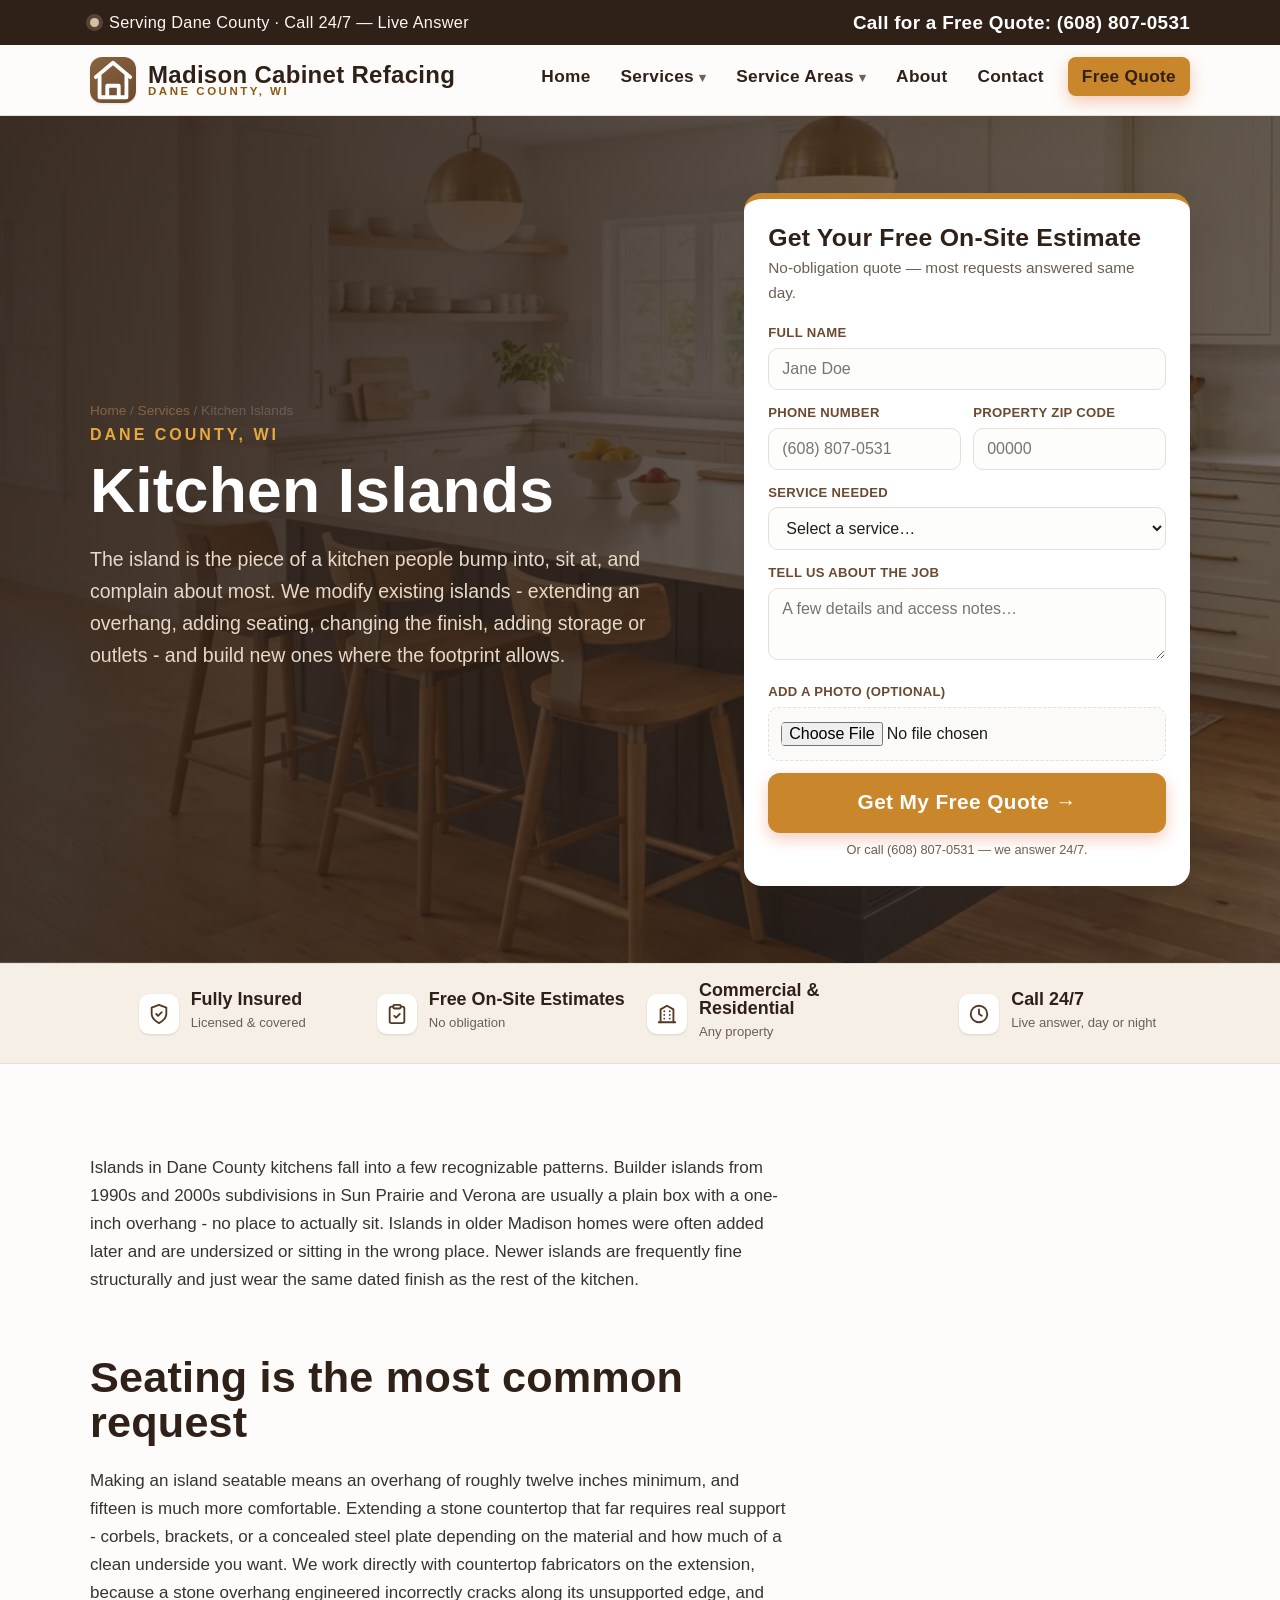
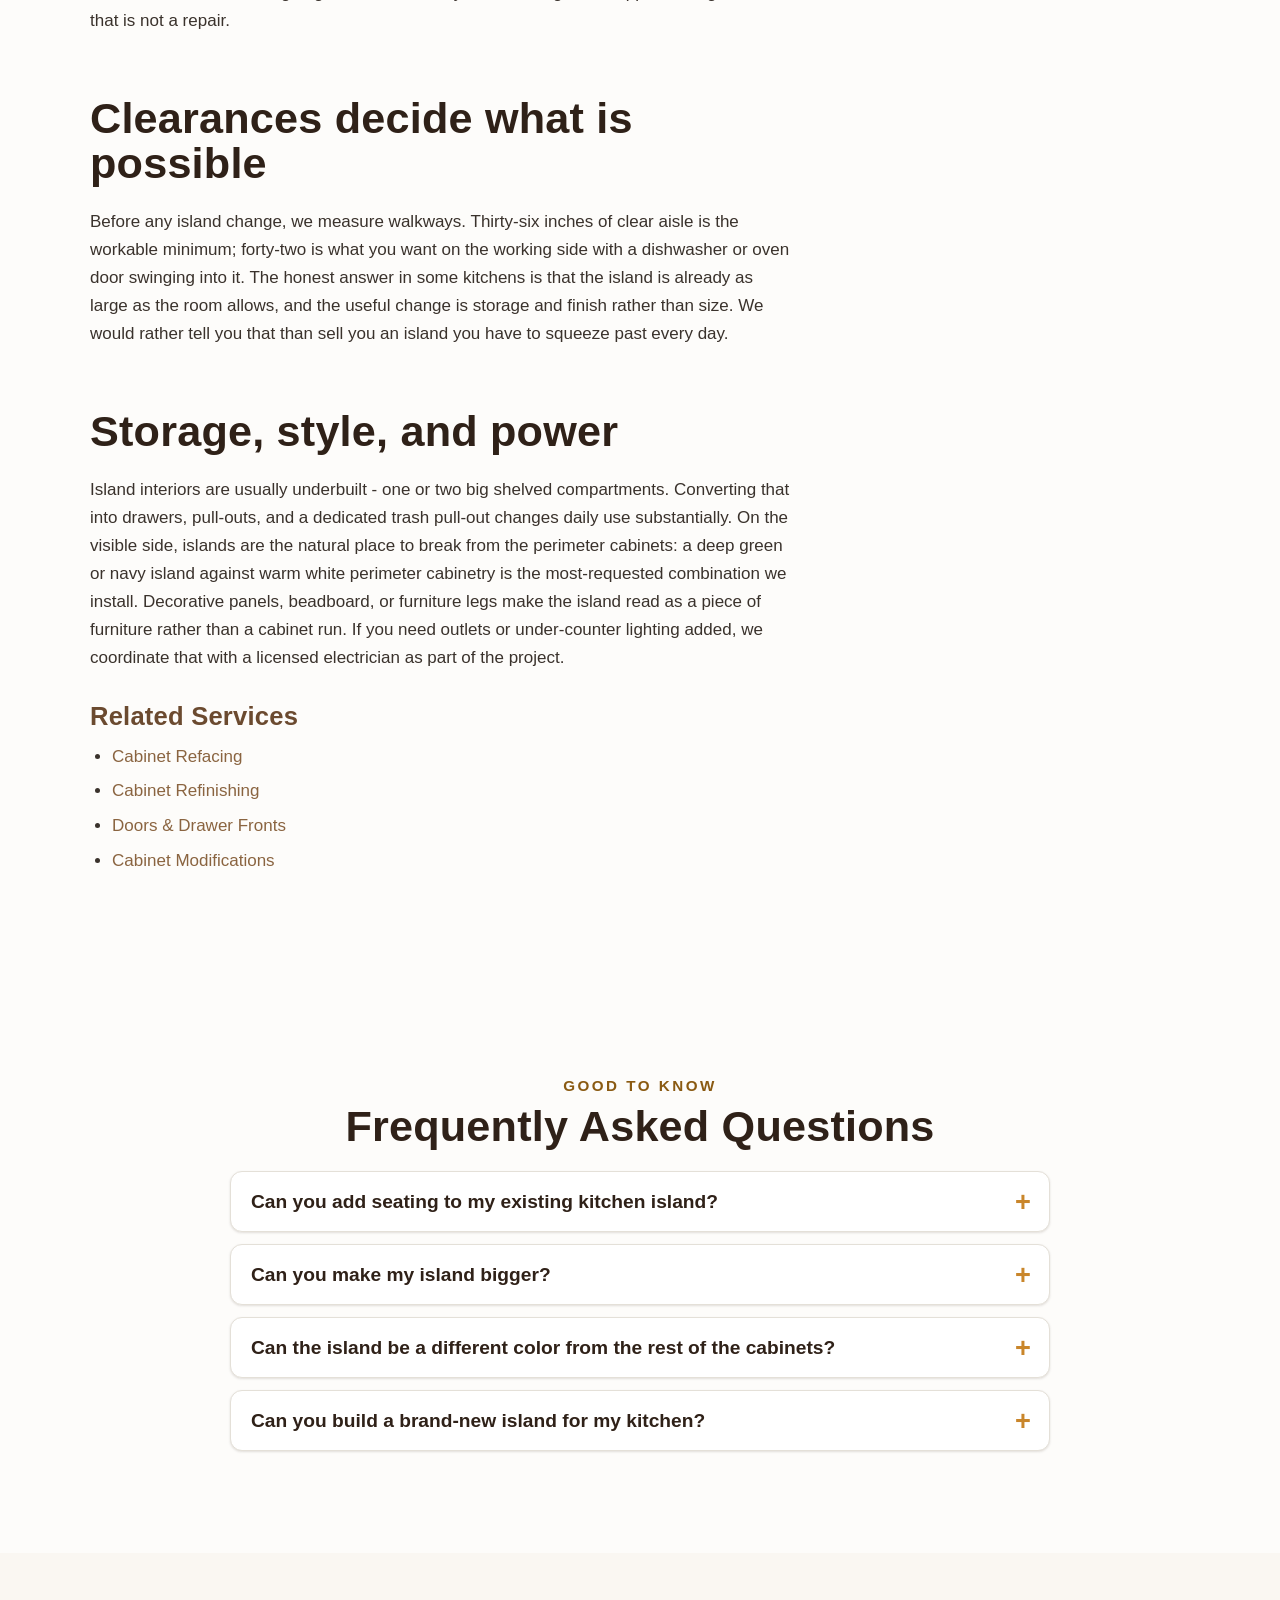
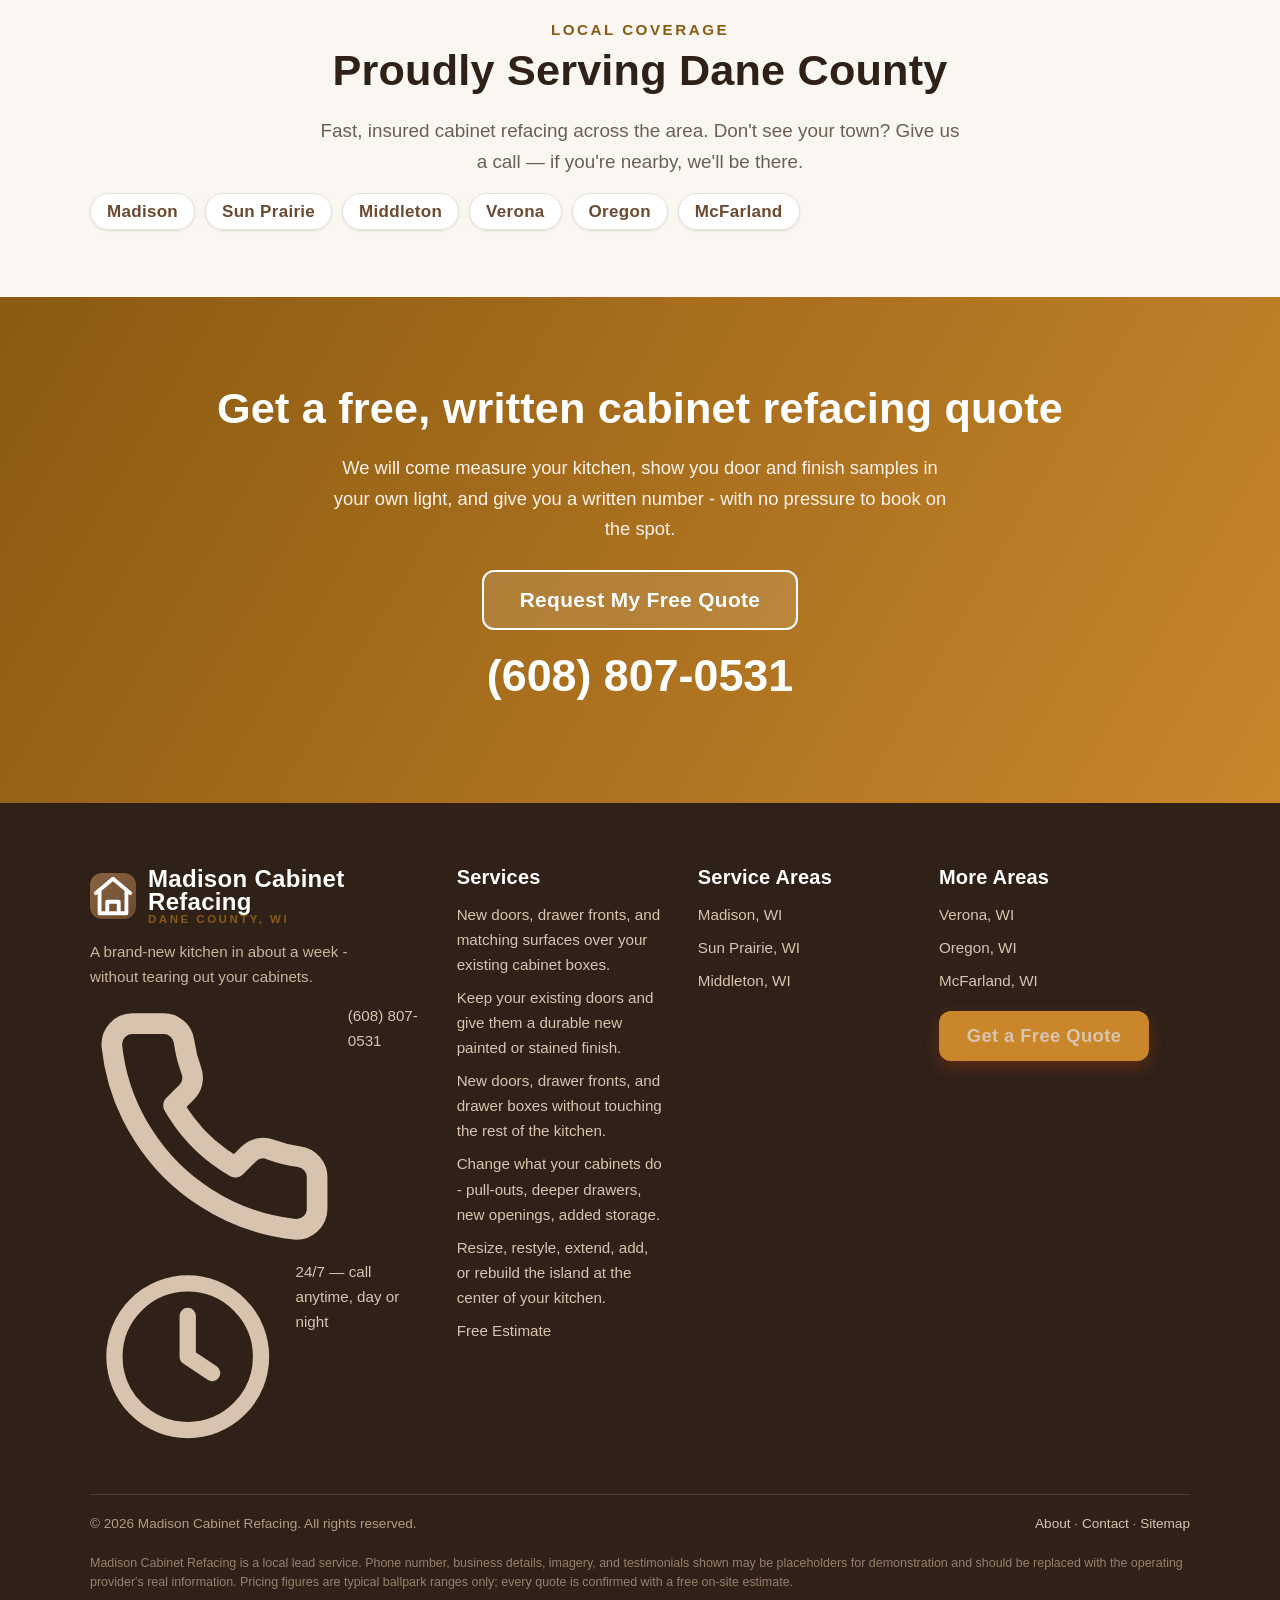
<file: kitchen-island-modifications/index.html>
<!DOCTYPE html>
<html lang="en">
<head>
<meta charset="utf-8">
<meta name="viewport" content="width=device-width, initial-scale=1">
<!-- Google tag (gtag.js) -->
<script async src="https://www.googletagmanager.com/gtag/js?id=G-HV7G3ZGDNJ"></script>
<script>window.dataLayer=window.dataLayer||[];function gtag(){dataLayer.push(arguments);}gtag("js",new Date());gtag("config","G-HV7G3ZGDNJ");</script>
<title>Kitchen Island Modifications | Madison, WI</title>
<meta name="description" content="Kitchen island modifications in Madison, WI - add seating and overhangs, storage, new finishes, resizing, or a new island. Free measure and quote.">
<link rel="canonical" href="https://madisoncabinetrefacing.com/kitchen-island-modifications/">
<meta name="robots" content="index, follow">
<meta name="geo.region" content="US-WI">
<meta name="geo.placename" content="Madison, Wisconsin">
<meta property="og:type" content="website">
<meta property="og:title" content="Kitchen Island Modifications | Madison, WI">
<meta property="og:description" content="Kitchen island modifications in Madison, WI - add seating and overhangs, storage, new finishes, resizing, or a new island. Free measure and quote.">
<meta property="og:url" content="https://madisoncabinetrefacing.com/kitchen-island-modifications/">
<meta property="og:image" content="https://madisoncabinetrefacing.com/og-image.jpg">
<meta property="og:site_name" content="Madison Cabinet Refacing">
<meta name="twitter:card" content="summary_large_image">
<link rel="icon" href="data:image/svg+xml,%3Csvg xmlns=%27http://www.w3.org/2000/svg%27 viewBox=%270 0 32 32%27%3E%3Crect width=%2732%27 height=%2732%27 rx=%277%27 fill=%27%236B4A2F%27/%3E%3Ctext x=%2716%27 y=%2722%27 font-size=%2718%27 text-anchor=%27middle%27 fill=%27%23E8A93F%27 font-family=%27Arial%27 font-weight=%27bold%27%3EM%3C/text%3E%3C/svg%3E">
<link rel="preload" as="image" href="/service-kitchen-island.webp" fetchpriority="high">
<link rel="preconnect" href="https://fonts.googleapis.com"><link rel="preconnect" href="https://fonts.gstatic.com" crossorigin><link href="https://fonts.googleapis.com/css2?family=Fraunces:opsz,wght@9..144,500;9..144,700&family=Inter:wght@400;500;600;700&display=swap" rel="stylesheet">
<link rel="stylesheet" href="/css/style.css">
<script type="application/ld+json">{"@context": "https://schema.org", "@type": "LocalBusiness", "@id": "https://madisoncabinetrefacing.com/#business", "name": "Madison Cabinet Refacing", "image": "https://madisoncabinetrefacing.com/og-image.jpg", "url": "https://madisoncabinetrefacing.com/kitchen-island-modifications/", "telephone": "+16088070531", "priceRange": "$$", "address": {"@type": "PostalAddress", "streetAddress": "Service address on file - by appointment", "addressLocality": "Madison", "addressRegion": "WI", "postalCode": "53713", "addressCountry": "US"}, "geo": {"@type": "GeoCoordinates", "latitude": 43.0731, "longitude": -89.4012}, "areaServed": [{"@type": "City", "name": "Madison, WI"}, {"@type": "City", "name": "Sun Prairie, WI"}, {"@type": "City", "name": "Middleton, WI"}, {"@type": "City", "name": "Verona, WI"}, {"@type": "City", "name": "Oregon, WI"}, {"@type": "City", "name": "McFarland, WI"}, {"@type": "AdministrativeArea", "name": "Dane County"}], "openingHoursSpecification": [{"@type": "OpeningHoursSpecification", "dayOfWeek": ["Monday", "Tuesday", "Wednesday", "Thursday", "Friday", "Saturday", "Sunday"], "opens": "00:00", "closes": "23:59"}], "makesOffer": [{"@type": "Offer", "itemOffered": {"@type": "Service", "name": "Cabinet Refacing"}}, {"@type": "Offer", "itemOffered": {"@type": "Service", "name": "Cabinet Refinishing"}}, {"@type": "Offer", "itemOffered": {"@type": "Service", "name": "Doors & Drawer Fronts"}}, {"@type": "Offer", "itemOffered": {"@type": "Service", "name": "Cabinet Modifications"}}, {"@type": "Offer", "itemOffered": {"@type": "Service", "name": "Kitchen Islands"}}]}</script>
<script type="application/ld+json">{"@context": "https://schema.org", "@type": "BreadcrumbList", "itemListElement": [{"@type": "ListItem", "position": 1, "name": "Home", "item": "https://madisoncabinetrefacing.com/"}, {"@type": "ListItem", "position": 2, "name": "Services", "item": "https://madisoncabinetrefacing.com/kitchen-island-modifications/"}, {"@type": "ListItem", "position": 3, "name": "Kitchen Islands", "item": "https://madisoncabinetrefacing.com/kitchen-island-modifications/"}]}</script>
<script type="application/ld+json">{"@context": "https://schema.org", "@type": "Service", "name": "Kitchen Islands", "provider": {"@id": "https://madisoncabinetrefacing.com/#business"}, "areaServed": [{"@type": "City", "name": "Madison, WI"}, {"@type": "City", "name": "Sun Prairie, WI"}, {"@type": "City", "name": "Middleton, WI"}, {"@type": "City", "name": "Verona, WI"}, {"@type": "City", "name": "Oregon, WI"}, {"@type": "City", "name": "McFarland, WI"}], "description": "Kitchen island modifications in Madison, WI - add seating and overhangs, storage, new finishes, resizing, or a new island. Free measure and quote."}</script>
<script type="application/ld+json">{"@context": "https://schema.org", "@type": "FAQPage", "mainEntity": [{"@type": "Question", "name": "Can you add seating to my existing kitchen island?", "acceptedAnswer": {"@type": "Answer", "text": "Usually yes, if the surrounding walkways can give up the space. Comfortable seating needs about a 12-to-15-inch countertop overhang plus room for stools and someone to walk behind them. We measure clearances first and tell you plainly whether it will feel good or cramped."}}, {"@type": "Question", "name": "Can you make my island bigger?", "acceptedAnswer": {"@type": "Answer", "text": "It depends on clearances, not on the island. We need to keep at least 36 inches of clear aisle around it, and 42 inches on any side with an appliance door. If the room does not have that to spare, we focus on storage and finish upgrades instead of footprint."}}, {"@type": "Question", "name": "Can the island be a different color from the rest of the cabinets?", "acceptedAnswer": {"@type": "Answer", "text": "Yes, and it is the single most popular choice we install. A deeper color on the island - navy, forest green, charcoal, or a natural wood tone - against lighter perimeter cabinetry gives the kitchen a focal point. Because the island is a small portion of the total doors, it adds very little to the project cost."}}, {"@type": "Question", "name": "Can you build a brand-new island for my kitchen?", "acceptedAnswer": {"@type": "Answer", "text": "Yes, where the layout supports one. That involves confirming clearances, matching the new island to your refaced or existing cabinetry, coordinating the countertop, and bringing in a licensed electrician or plumber if you want outlets, a sink, or a cooktop in it."}}]}</script>
</head>
<body>
<div class="callbar"><div class="callbar__inner">
  <div class="callbar__msg"><span class="dot" aria-hidden="true"></span>
    <span class="callbar__msg-text">Serving Dane County &middot; Call 24/7 &mdash; Live Answer</span>
    <span class="callbar__msg-text-short">Call 24/7 &mdash; Live Answer</span></div>
  <a class="callbar__phone" href="tel:+16088070531"><svg viewBox="0 0 24 24" fill="none" stroke="currentColor" stroke-width="2" stroke-linecap="round" stroke-linejoin="round"><path d="M22 16.92v3a2 2 0 0 1-2.18 2 19.79 19.79 0 0 1-8.63-3.07 19.5 19.5 0 0 1-6-6 19.79 19.79 0 0 1-3.07-8.67A2 2 0 0 1 4.11 2h3a2 2 0 0 1 2 1.72c.13.96.36 1.9.7 2.81a2 2 0 0 1-.45 2.11L8.09 9.91a16 16 0 0 0 6 6l1.27-1.27a2 2 0 0 1 2.11-.45c.9.34 1.85.57 2.81.7A2 2 0 0 1 22 16.92z"/></svg> Call for a Free Quote: (608) 807-0531</a>
</div></div>
<header class="site-header"><nav class="nav" aria-label="Primary">
  <a class="brand" href="/" aria-label="Madison Cabinet Refacing home">
    <span class="brand__mark" aria-hidden="true"><svg viewBox="0 0 24 24" fill="none" stroke="currentColor" stroke-width="2" stroke-linecap="round" stroke-linejoin="round"><path d="M3 10.5 12 3l9 7.5"/><path d="M5 9.5V21h14V9.5"/><path d="M9 21v-6h6v6"/></svg></span>
    <span class="brand__name">Madison Cabinet Refacing<span>Dane County, WI</span></span></a>
  <button class="nav__toggle" aria-label="Toggle menu" aria-expanded="false" aria-controls="menu">&#9776;</button>
  <ul class="nav__links" id="menu">
    <li><a href="/">Home</a></li>
    <li class="has-drop"><a href="/cabinet-refacing/">Services</a><div class="drop"><a href="/cabinet-refacing/">Cabinet Refacing</a><a href="/cabinet-refinishing/">Cabinet Refinishing</a><a href="/cabinet-door-and-drawer-replacement/">Doors & Drawer Fronts</a><a href="/cabinet-modifications/">Cabinet Modifications</a><a href="/kitchen-island-modifications/">Kitchen Islands</a></div></li>
    <li class="has-drop"><a href="/cabinet-refacing-madison-wi/">Service Areas</a><div class="drop drop--cols"><a href="/cabinet-refacing-madison-wi/">Madison</a><a href="/cabinet-refacing-sun-prairie-wi/">Sun Prairie</a><a href="/cabinet-refacing-middleton-wi/">Middleton</a><a href="/cabinet-refacing-verona-wi/">Verona</a><a href="/cabinet-refacing-oregon-wi/">Oregon</a><a href="/cabinet-refacing-mcfarland-wi/">McFarland</a></div></li>
    <li><a href="/about/">About</a></li>
    <li><a href="/contact/">Contact</a></li>
    <li class="nav__cta"><a class="btn btn--primary" href="/contact/">Free Quote</a></li>
  </ul></nav></header>
<section class="hero" style="--hero-img:url(/service-kitchen-island.webp)"><div class="hero__inner">
  <div class="hero__copy"><nav class="crumbs" aria-label="Breadcrumb"><a href="/">Home</a> / <a href="/kitchen-island-modifications/">Services</a> / <span>Kitchen Islands</span></nav><p class="hero__loc">Dane County, WI</p><h1>Kitchen Islands</h1>
    <p class="lead">The island is the piece of a kitchen people bump into, sit at, and complain about most. We modify existing islands - extending an overhang, adding seating, changing the finish, adding storage or outlets - and build new ones where the footprint allows.</p></div>
  <div class="hero__form-wrap">
<form class="leadform" id="lead-kitchen-island-modifications" action="https://formspree.io/f/xgawwdbb" method="post" enctype="multipart/form-data" data-lead novalidate><input type="hidden" name="_subject" value="New quote request &mdash; Madison Cabinet Refacing"><input type="text" name="_gotcha" tabindex="-1" autocomplete="off" style="display:none" aria-hidden="true">
  <h3>Get Your Free On-Site Estimate</h3><p class="leadform__sub">No-obligation quote — most requests answered same day.</p>
  <div class="field"><label for="lead-kitchen-island-modifications-name">Full Name</label>
    <input id="lead-kitchen-island-modifications-name" name="name" type="text" autocomplete="name" placeholder="Jane Doe" required>
    <span class="form-error">Please enter your name.</span></div>
  <div class="field--row">
    <div class="field"><label for="lead-kitchen-island-modifications-phone">Phone Number</label>
      <input id="lead-kitchen-island-modifications-phone" name="phone" type="tel" inputmode="tel" autocomplete="tel" placeholder="(608) 807-0531" required>
      <span class="form-error">Enter a valid phone number.</span></div>
    <div class="field"><label for="lead-kitchen-island-modifications-zip">Property Zip Code</label>
      <input id="lead-kitchen-island-modifications-zip" name="zip" type="text" inputmode="numeric" pattern="[0-9]{5}" maxlength="5" placeholder="00000" required>
      <span class="form-error">Enter your 5-digit zip.</span></div></div>
  <div class="field"><label for="lead-kitchen-island-modifications-service">Service Needed</label>
    <select id="lead-kitchen-island-modifications-service" name="service" required><option value="">Select a service…</option><option value="Cabinet Refacing">Cabinet Refacing</option><option value="Cabinet Refinishing">Cabinet Refinishing</option><option value="Doors & Drawer Fronts">Doors & Drawer Fronts</option><option value="Cabinet Modifications">Cabinet Modifications</option><option value="Kitchen Islands">Kitchen Islands</option><option value="Multiple Linear Feet">Multiple Linear Feet</option><option value="Commercial Project">Commercial Project</option><option value="Other / Not Sure">Other / Not Sure</option></select>
    <span class="form-error">Please choose a service.</span></div>
  <div class="field"><label for="lead-kitchen-island-modifications-msg">Tell Us About the Job</label>
    <textarea id="lead-kitchen-island-modifications-msg" name="message" placeholder="A few details and access notes…"></textarea></div>
  <div class="field"><label for="lead-kitchen-island-modifications-photo">Add a Photo (optional)</label>
    <div class="field-file"><input id="lead-kitchen-island-modifications-photo" name="photo" type="file" accept="image/*"></div></div>
  <input type="hidden" name="source_page" value="">
  <button class="btn btn--primary btn--block btn--lg" type="submit">Get My Free Quote →</button>
  <p class="form-note">Or call (608) 807-0531 — we answer 24/7.</p>
  <div class="form-success" role="status">✅ Thanks! Your request is in. We'll call you shortly to confirm your free on-site estimate.</div>
</form></div>
</div></section><section class="trustbar" aria-label="Why homeowners trust us"><div class="trustbar__grid"><div class="badge"><span class="badge__ico"><svg viewBox="0 0 24 24" fill="none" stroke="currentColor" stroke-width="2" stroke-linecap="round" stroke-linejoin="round"><path d="M12 22s8-4 8-10V5l-8-3-8 3v7c0 6 8 10 8 10z"/><path d="m9 12 2 2 4-4"/></svg></span><span class="badge__txt"><strong>Fully Insured</strong><span>Licensed &amp; covered</span></span></div><div class="badge"><span class="badge__ico"><svg viewBox="0 0 24 24" fill="none" stroke="currentColor" stroke-width="2" stroke-linecap="round" stroke-linejoin="round"><rect x="8" y="2" width="8" height="4" rx="1"/><path d="M16 4h2a2 2 0 0 1 2 2v14a2 2 0 0 1-2 2H6a2 2 0 0 1-2-2V6a2 2 0 0 1 2-2h2"/><path d="m9 14 2 2 4-4"/></svg></span><span class="badge__txt"><strong>Free On-Site Estimates</strong><span>No obligation</span></span></div><div class="badge"><span class="badge__ico"><svg viewBox="0 0 24 24" fill="none" stroke="currentColor" stroke-width="2" stroke-linecap="round" stroke-linejoin="round"><path d="M3 21h18"/><path d="M5 21V7l7-4 7 4v14"/><path d="M9 9h.01M9 13h.01M9 17h.01M15 9h.01M15 13h.01M15 17h.01"/></svg></span><span class="badge__txt"><strong>Commercial &amp; Residential</strong><span>Any property</span></span></div><div class="badge"><span class="badge__ico"><svg viewBox="0 0 24 24" fill="none" stroke="currentColor" stroke-width="2" stroke-linecap="round" stroke-linejoin="round"><circle cx="12" cy="12" r="9"/><path d="M12 7v5l3 2"/></svg></span><span class="badge__txt"><strong>Call 24/7</strong><span>Live answer, day or night</span></span></div></div></section><section class="section"><div class="container"><article class="prose"><p>Islands in Dane County kitchens fall into a few recognizable patterns. Builder islands from 1990s and 2000s subdivisions in Sun Prairie and Verona are usually a plain box with a one-inch overhang - no place to actually sit. Islands in older Madison homes were often added later and are undersized or sitting in the wrong place. Newer islands are frequently fine structurally and just wear the same dated finish as the rest of the kitchen.</p>
<h2>Seating is the most common request</h2>
<p>Making an island seatable means an overhang of roughly twelve inches minimum, and fifteen is much more comfortable. Extending a stone countertop that far requires real support - corbels, brackets, or a concealed steel plate depending on the material and how much of a clean underside you want. We work directly with countertop fabricators on the extension, because a stone overhang engineered incorrectly cracks along its unsupported edge, and that is not a repair.</p>
<h2>Clearances decide what is possible</h2>
<p>Before any island change, we measure walkways. Thirty-six inches of clear aisle is the workable minimum; forty-two is what you want on the working side with a dishwasher or oven door swinging into it. The honest answer in some kitchens is that the island is already as large as the room allows, and the useful change is storage and finish rather than size. We would rather tell you that than sell you an island you have to squeeze past every day.</p>
<h2>Storage, style, and power</h2>
<p>Island interiors are usually underbuilt - one or two big shelved compartments. Converting that into drawers, pull-outs, and a dedicated trash pull-out changes daily use substantially. On the visible side, islands are the natural place to break from the perimeter cabinets: a deep green or navy island against warm white perimeter cabinetry is the most-requested combination we install. Decorative panels, beadboard, or furniture legs make the island read as a piece of furniture rather than a cabinet run. If you need outlets or under-counter lighting added, we coordinate that with a licensed electrician as part of the project.</p><h3>Related Services</h3><ul><li><a href="/cabinet-refacing/">Cabinet Refacing</a></li><li><a href="/cabinet-refinishing/">Cabinet Refinishing</a></li><li><a href="/cabinet-door-and-drawer-replacement/">Doors & Drawer Fronts</a></li><li><a href="/cabinet-modifications/">Cabinet Modifications</a></li></ul></article></div></section><section class="section"><div class="container"><div class="center"><p class="eyebrow">Good to Know</p><h2>Frequently Asked Questions</h2></div><div class="faq"><div class="faq__item"><button class="faq__q" type="button">Can you add seating to my existing kitchen island?</button><div class="faq__a"><div class="faq__a-inner">Usually yes, if the surrounding walkways can give up the space. Comfortable seating needs about a 12-to-15-inch countertop overhang plus room for stools and someone to walk behind them. We measure clearances first and tell you plainly whether it will feel good or cramped.</div></div></div><div class="faq__item"><button class="faq__q" type="button">Can you make my island bigger?</button><div class="faq__a"><div class="faq__a-inner">It depends on clearances, not on the island. We need to keep at least 36 inches of clear aisle around it, and 42 inches on any side with an appliance door. If the room does not have that to spare, we focus on storage and finish upgrades instead of footprint.</div></div></div><div class="faq__item"><button class="faq__q" type="button">Can the island be a different color from the rest of the cabinets?</button><div class="faq__a"><div class="faq__a-inner">Yes, and it is the single most popular choice we install. A deeper color on the island - navy, forest green, charcoal, or a natural wood tone - against lighter perimeter cabinetry gives the kitchen a focal point. Because the island is a small portion of the total doors, it adds very little to the project cost.</div></div></div><div class="faq__item"><button class="faq__q" type="button">Can you build a brand-new island for my kitchen?</button><div class="faq__a"><div class="faq__a-inner">Yes, where the layout supports one. That involves confirming clearances, matching the new island to your refaced or existing cabinetry, coordinating the countertop, and bringing in a licensed electrician or plumber if you want outlets, a sink, or a cooktop in it.</div></div></div></div></div></section>
<section class="section section--tight section--sand"><div class="container center">
  <p class="eyebrow">Local Coverage</p><h2>Proudly Serving Dane County</h2>
  <p class="lead">Fast, insured cabinet refacing across the area. Don't see your town? Give us a call — if you're nearby, we'll be there.</p>
  <ul class="chips"><li><a href="/cabinet-refacing-madison-wi/">Madison</a></li><li><a href="/cabinet-refacing-sun-prairie-wi/">Sun Prairie</a></li><li><a href="/cabinet-refacing-middleton-wi/">Middleton</a></li><li><a href="/cabinet-refacing-verona-wi/">Verona</a></li><li><a href="/cabinet-refacing-oregon-wi/">Oregon</a></li><li><a href="/cabinet-refacing-mcfarland-wi/">McFarland</a></li></ul></div></section>
<section class="section ctaband"><div class="container"><h2>Get a free, written cabinet refacing quote</h2><p>We will come measure your kitchen, show you door and finish samples in your own light, and give you a written number - with no pressure to book on the spot.</p>
  <a class="btn btn--ghost-light btn--lg" href="/contact/">Request My Free Quote</a>
  <div><a class="ctaband__phone" href="tel:+16088070531">(608) 807-0531</a></div></div></section>
<footer class="footer"><div class="container"><div class="footer__grid">
  <div><div class="brand"><span class="brand__mark" aria-hidden="true"><svg viewBox="0 0 24 24" fill="none" stroke="currentColor" stroke-width="2" stroke-linecap="round" stroke-linejoin="round"><path d="M3 10.5 12 3l9 7.5"/><path d="M5 9.5V21h14V9.5"/><path d="M9 21v-6h6v6"/></svg></span>
      <span class="brand__name" style="color:#fff">Madison Cabinet Refacing<span>Dane County, WI</span></span></div>
    <p class="footer__brandtext">A brand-new kitchen in about a week - without tearing out your cabinets.</p>
    <ul class="footer__contact" style="list-style:none;padding:0;margin:14px 0 0">
      <li><svg viewBox="0 0 24 24" fill="none" stroke="currentColor" stroke-width="2" stroke-linecap="round" stroke-linejoin="round"><path d="M22 16.92v3a2 2 0 0 1-2.18 2 19.79 19.79 0 0 1-8.63-3.07 19.5 19.5 0 0 1-6-6 19.79 19.79 0 0 1-3.07-8.67A2 2 0 0 1 4.11 2h3a2 2 0 0 1 2 1.72c.13.96.36 1.9.7 2.81a2 2 0 0 1-.45 2.11L8.09 9.91a16 16 0 0 0 6 6l1.27-1.27a2 2 0 0 1 2.11-.45c.9.34 1.85.57 2.81.7A2 2 0 0 1 22 16.92z"/></svg> <a href="tel:+16088070531">(608) 807-0531</a></li>
      <li><svg viewBox="0 0 24 24" fill="none" stroke="currentColor" stroke-width="2" stroke-linecap="round" stroke-linejoin="round"><circle cx="12" cy="12" r="9"/><path d="M12 7v5l3 2"/></svg> <span>24/7 — call anytime, day or night</span></li></ul></div>
  <div><h4>Services</h4><ul><li><a href="/cabinet-refacing/">New doors, drawer fronts, and matching surfaces over your existing cabinet boxes.</a></li><li><a href="/cabinet-refinishing/">Keep your existing doors and give them a durable new painted or stained finish.</a></li><li><a href="/cabinet-door-and-drawer-replacement/">New doors, drawer fronts, and drawer boxes without touching the rest of the kitchen.</a></li><li><a href="/cabinet-modifications/">Change what your cabinets do - pull-outs, deeper drawers, new openings, added storage.</a></li><li><a href="/kitchen-island-modifications/">Resize, restyle, extend, add, or rebuild the island at the center of your kitchen.</a></li><li><a href="/contact/">Free Estimate</a></li></ul></div>
  <div><h4>Service Areas</h4><ul><li><a href="/cabinet-refacing-madison-wi/">Madison, WI</a></li><li><a href="/cabinet-refacing-sun-prairie-wi/">Sun Prairie, WI</a></li><li><a href="/cabinet-refacing-middleton-wi/">Middleton, WI</a></li></ul></div>
  <div><h4>More Areas</h4><ul><li><a href="/cabinet-refacing-verona-wi/">Verona, WI</a></li><li><a href="/cabinet-refacing-oregon-wi/">Oregon, WI</a></li><li><a href="/cabinet-refacing-mcfarland-wi/">McFarland, WI</a></li></ul><a class="btn btn--primary" href="/contact/" style="margin-top:10px">Get a Free Quote</a></div>
</div></div><div class="container"><div class="footer__bottom">
  <span>&copy; <span id="year">2026</span> Madison Cabinet Refacing. All rights reserved.</span>
  <span><a href="/about/">About</a> &middot; <a href="/contact/">Contact</a> &middot; <a href="/sitemap.xml">Sitemap</a></span>
</div></div>
<p class="footer__disclaimer">Madison Cabinet Refacing is a local lead service. Phone number, business details, imagery, and testimonials shown may be placeholders for demonstration and should be replaced with the operating provider's real information. Pricing figures are typical ballpark ranges only; every quote is confirmed with a free on-site estimate.</p>
</footer><a class="floatcall" href="tel:+16088070531"><svg viewBox="0 0 24 24" fill="none" stroke="currentColor" stroke-width="2" stroke-linecap="round" stroke-linejoin="round"><path d="M22 16.92v3a2 2 0 0 1-2.18 2 19.79 19.79 0 0 1-8.63-3.07 19.5 19.5 0 0 1-6-6 19.79 19.79 0 0 1-3.07-8.67A2 2 0 0 1 4.11 2h3a2 2 0 0 1 2 1.72c.13.96.36 1.9.7 2.81a2 2 0 0 1-.45 2.11L8.09 9.91a16 16 0 0 0 6 6l1.27-1.27a2 2 0 0 1 2.11-.45c.9.34 1.85.57 2.81.7A2 2 0 0 1 22 16.92z"/></svg> Call Now</a>
<script src="/js/main.js"></script>
</body>
</html>
</file>
<file: css/style.css>
/* =========================================================
   Madison Stump Grinding — Shared Stylesheet
   Palette: deep pine green + action orange + warm neutrals
   Fonts: Barlow Condensed (display) / Inter (body)
   ========================================================= */

:root {
  --green-900: #2F2118;
  --green-800: #3E2A1C;
  --green-700: #543822;
  --green-600: #6B4A2F;
  --green-500: #8A6440;
  --green-300: #D8BFA4;
  --green-100: #F6EFE6;

  --orange-600: #d9480f;
  --orange-500: #f2711c;
  --orange-400: #ff922b;

  --amber: #d4a373;
  --sand: #faf7f2;
  --cream: #fdfcfa;

  --ink: #1a1f1c;
  --slate: #554B42;
  --muted: #6B5F54;
  --line: #e4e0d8;
  --white: #ffffff;

  --shadow-sm: 0 1px 3px rgba(47, 33, 24, .08), 0 1px 2px rgba(47, 33, 24, .06);
  --shadow-md: 0 6px 18px rgba(47, 33, 24, .10);
  --shadow-lg: 0 20px 45px rgba(47, 33, 24, .18);

  --radius: 12px;
  --radius-lg: 18px;
  --maxw: 1180px;

  --font-display: "Barlow Condensed", "Arial Narrow", sans-serif;
  --font-body: "Inter", -apple-system, BlinkMacSystemFont, "Segoe UI", Roboto, sans-serif;
}

/* ---------- Reset / base ---------- */
*, *::before, *::after { box-sizing: border-box; }
html { scroll-behavior: smooth; -webkit-text-size-adjust: 100%; }
body {
  margin: 0;
  font-family: var(--font-body);
  color: var(--ink);
  background: var(--cream);
  line-height: 1.65;
  font-size: 17px;
  overflow-x: hidden;
}
img { max-width: 100%; display: block; height: auto; }
a { color: var(--green-600); text-decoration: none; transition: color .15s ease; }
a:hover { color: var(--orange-600); }

h1, h2, h3, h4 {
  font-family: var(--font-display);
  line-height: 1.05;
  margin: 0 0 .5em;
  color: var(--green-900);
  font-weight: 700;
  letter-spacing: .2px;
}
h1 { font-size: clamp(2.3rem, 5vw, 3.9rem); text-transform: none; }
h2 { font-size: clamp(1.8rem, 3.4vw, 2.7rem); }
h3 { font-size: clamp(1.25rem, 2vw, 1.6rem); }
h4 { font-size: 1.15rem; }
p { margin: 0 0 1.1em; }
ul, ol { margin: 0 0 1.1em; padding-left: 1.3em; }
li { margin-bottom: .4em; }

.container { max-width: var(--maxw); margin: 0 auto; padding: 0 clamp(18px, 5vw, 40px); }
.section { padding: clamp(48px, 7vw, 92px) 0; }
.section--tight { padding: clamp(36px, 5vw, 64px) 0; }
.section--sand { background: var(--sand); }
.section--green { background: var(--green-800); color: #F1E7DA; }
.section--green h2, .section--green h3 { color: #fff; }
.eyebrow {
  font-family: var(--font-display);
  text-transform: uppercase;
  letter-spacing: 2.5px;
  font-weight: 600;
  font-size: .95rem;
  color: var(--orange-600);
  margin: 0 0 .4em;
}
.section--green .eyebrow { color: var(--orange-400); }
.lead { font-size: 1.18rem; color: var(--muted); max-width: 62ch; }
.section--green .lead { color: #DFCDB8; }
.center { text-align: center; }
.center .lead { margin-left: auto; margin-right: auto; }

/* ---------- Buttons ---------- */
.btn {
  display: inline-flex; align-items: center; justify-content: center; gap: .5em;
  font-family: var(--font-display);
  font-weight: 600;
  font-size: 1.15rem;
  letter-spacing: .4px;
  padding: .7em 1.4em;
  border-radius: var(--radius);
  border: 2px solid transparent;
  cursor: pointer;
  transition: transform .12s ease, box-shadow .15s ease, background .15s ease;
  text-align: center;
  line-height: 1.1;
}
.btn:active { transform: translateY(1px); }
.btn--primary { background: var(--orange-500); color: #fff; box-shadow: 0 6px 16px rgba(217,72,15,.28); }
.btn--primary:hover { background: var(--orange-600); color: #fff; box-shadow: 0 10px 24px rgba(217,72,15,.34); }
.btn--green { background: var(--green-600); color: #fff; }
.btn--green:hover { background: var(--green-700); color: #fff; }
.btn--outline { background: transparent; color: var(--green-800); border-color: var(--green-600); }
.btn--outline:hover { background: var(--green-600); color: #fff; }
.btn--ghost-light { background: rgba(255,255,255,.12); color: #fff; border-color: rgba(255,255,255,.5); }
.btn--ghost-light:hover { background: #fff; color: var(--green-800); }
.btn--lg { font-size: 1.3rem; padding: .8em 1.7em; }
.btn--block { display: flex; width: 100%; }

/* ---------- Top call bar (sticky) ---------- */
.callbar {
  position: sticky; top: 0; z-index: 60;
  background: var(--green-900);
  color: #FBF6F0;
  font-family: var(--font-display);
}
.callbar__inner {
  max-width: var(--maxw); margin: 0 auto; padding: 7px clamp(18px,5vw,40px);
  display: flex; align-items: center; justify-content: space-between; gap: 14px;
  font-size: 1.02rem; letter-spacing: .3px;
}
.callbar__msg { display: flex; align-items: center; gap: 10px; }
.callbar__msg .dot { width: 9px; height: 9px; border-radius: 50%; background: var(--green-300); box-shadow: 0 0 0 4px rgba(216,191,164,.22); animation: pulse 2s infinite; flex: none; }
@keyframes pulse { 0%,100%{opacity:1} 50%{opacity:.4} }
.callbar__phone {
  color: #fff; font-weight: 700; font-size: 1.18rem; white-space: nowrap;
  display: inline-flex; align-items: center; gap: 8px;
}
.callbar__phone:hover { color: var(--orange-400); }
.callbar__msg-text-short { display: none; }

/* ---------- Header / nav ---------- */
.site-header {
  position: sticky; top: 0; z-index: 55;
  background: rgba(253,252,250,.96);
  backdrop-filter: blur(8px);
  border-bottom: 1px solid var(--line);
}
.nav {
  max-width: var(--maxw); margin: 0 auto; padding: 12px clamp(18px,5vw,40px);
  display: flex; align-items: center; justify-content: space-between; gap: 20px;
}
.brand { display: flex; align-items: center; gap: 12px; }
.brand__mark {
  width: 46px; height: 46px; border-radius: 12px; flex: none;
  background: linear-gradient(140deg, var(--green-600), var(--green-800));
  display: grid; place-items: center; color: #fff; font-size: 26px;
  box-shadow: var(--shadow-sm);
}
.brand__name { font-family: var(--font-display); font-weight: 700; font-size: 1.5rem; color: var(--green-900); line-height: .98; letter-spacing: .3px; }
.brand__name span { display: block; font-size: .72rem; letter-spacing: 2.5px; text-transform: uppercase; color: var(--orange-600); font-weight: 600; }
.nav__links { display: flex; align-items: center; gap: 6px; list-style: none; margin: 0; padding: 0; }
.nav__links a {
  font-family: var(--font-display); font-weight: 600; font-size: 1.08rem; color: var(--green-900);
  padding: 8px 12px; border-radius: 8px; letter-spacing: .3px;
}
.nav__links a:hover, .nav__links a.active { background: var(--green-100); color: var(--green-800); }
.nav__cta { margin-left: 6px; }
.nav__toggle {
  display: none; background: var(--green-800); border: 0; color: #fff; width: 46px; height: 44px;
  border-radius: 10px; cursor: pointer; font-size: 22px; align-items: center; justify-content: center;
}

/* Dropdown for services/areas */
.has-drop { position: relative; }
.has-drop > a::after { content: "▾"; font-size: .75em; margin-left: 5px; opacity: .7; }
.drop {
  position: absolute; top: calc(100% + 6px); left: 0; min-width: 240px;
  background: #fff; border: 1px solid var(--line); border-radius: 12px; box-shadow: var(--shadow-md);
  padding: 8px; opacity: 0; visibility: hidden; transform: translateY(6px); transition: all .16s ease; z-index: 70;
}
.has-drop:hover .drop, .has-drop:focus-within .drop { opacity: 1; visibility: visible; transform: translateY(0); }
.drop a { display: block; padding: 8px 12px; font-size: 1rem; border-radius: 8px; }
.drop--cols { min-width: 430px; columns: 2; column-gap: 8px; }

/* ---------- Hero ---------- */
.hero { position: relative; background: var(--green-900); color: #FBF6F0; overflow: hidden; }
.hero::before {
  content: ""; position: absolute; inset: 0;
  background:
    linear-gradient(105deg, rgba(47,33,24,.94) 0%, rgba(47,33,24,.80) 45%, rgba(47,33,24,.55) 100%),
    var(--hero-img, radial-gradient(circle at 70% 20%, #6B4A2F, #2F2118));
  background-size: cover; background-position: center;
}
.hero__inner {
  position: relative; z-index: 2;
  max-width: var(--maxw); margin: 0 auto; padding: clamp(40px,6vw,80px) clamp(18px,5vw,40px);
  display: grid; grid-template-columns: 1.15fr .85fr; gap: clamp(28px,4vw,56px); align-items: center;
}
.hero__copy h1 { color: #fff; margin-bottom: .3em; }
.hero__copy .lead { color: #E7D9C8; font-size: 1.22rem; max-width: 54ch; }
.hero__loc { font-family: var(--font-display); text-transform: uppercase; letter-spacing: 3px; font-weight: 600; color: var(--orange-400); font-size: 1rem; margin-bottom: .6em; }
.hero__checks { list-style: none; padding: 0; margin: 1.3em 0 0; display: grid; grid-template-columns: 1fr 1fr; gap: 8px 20px; }
.hero__checks li { display: flex; align-items: center; gap: 9px; font-weight: 500; color: #F0E4D7; }
.hero__checks li::before { content: "✓"; color: var(--green-900); background: var(--green-300); width: 22px; height: 22px; border-radius: 50%; display: grid; place-items: center; font-size: 13px; font-weight: 800; flex: none; }

/* ---------- Lead form ---------- */
.leadform {
  background: #fff; color: var(--ink); border-radius: var(--radius-lg);
  box-shadow: var(--shadow-lg); padding: 26px 24px; border-top: 6px solid var(--orange-500);
}
.leadform h3 { font-size: 1.55rem; margin-bottom: .15em; }
.leadform__sub { font-size: .96rem; color: var(--muted); margin-bottom: 1.1em; }
.field { margin-bottom: 12px; }
.field label { display: block; font-size: .82rem; font-weight: 600; color: var(--green-800); margin-bottom: 4px; letter-spacing: .3px; text-transform: uppercase; }
.field input, .field select, .field textarea {
  width: 100%; padding: 11px 13px; border: 1.5px solid var(--line); border-radius: 10px;
  font-family: var(--font-body); font-size: 1rem; color: var(--ink); background: #fdfdfc; transition: border .15s ease, box-shadow .15s ease;
}
.field input:focus, .field select:focus, .field textarea:focus {
  outline: none; border-color: var(--green-500); box-shadow: 0 0 0 3px rgba(138,100,64,.16);
}
.field textarea { resize: vertical; min-height: 72px; }
.field--row { display: grid; grid-template-columns: 1fr 1fr; gap: 12px; }
.field-file { border: 1.5px dashed var(--line); border-radius: 10px; padding: 10px 12px; background: #fbfaf8; }
.field-file input { border: 0; padding: 4px 0; background: transparent; }
.form-note { font-size: .8rem; color: var(--muted); margin: 6px 0 0; text-align: center; }
.form-error { color: var(--orange-600); font-size: .82rem; margin-top: 4px; display: none; }
.field.invalid input, .field.invalid select { border-color: var(--orange-600); }
.field.invalid .form-error { display: block; }
.form-success {
  display: none; background: var(--green-100); border: 1px solid var(--green-300);
  color: var(--green-800); border-radius: 10px; padding: 14px 16px; font-weight: 500; margin-top: 6px;
}

/* ---------- Trust badges ---------- */
.trustbar { background: var(--green-100); border-top: 1px solid var(--line); border-bottom: 1px solid var(--line); }
.trustbar__grid {
  max-width: var(--maxw); margin: 0 auto; padding: 18px clamp(18px,5vw,40px);
  display: grid; grid-template-columns: repeat(4,1fr); gap: 14px;
}
.badge { display: flex; align-items: center; gap: 12px; justify-content: center; }
.badge__ico { width: 40px; height: 40px; flex: none; display: grid; place-items: center; background: #fff; border-radius: 10px; color: var(--green-700); box-shadow: var(--shadow-sm); }
.badge__ico svg { width: 22px; height: 22px; }
.badge__txt strong { display: block; font-family: var(--font-display); font-size: 1.12rem; color: var(--green-900); line-height: 1; }
.badge__txt span { font-size: .82rem; color: var(--muted); }

/* ---------- Feature / service cards ---------- */
.grid { display: grid; gap: 24px; }
.grid--3 { grid-template-columns: repeat(3,1fr); }
.grid--2 { grid-template-columns: repeat(2,1fr); }
.grid--4 { grid-template-columns: repeat(4,1fr); }
.card {
  background: #fff; border: 1px solid var(--line); border-radius: var(--radius-lg);
  padding: 28px 26px; box-shadow: var(--shadow-sm); transition: transform .15s ease, box-shadow .15s ease;
  display: flex; flex-direction: column;
}
.card:hover { transform: translateY(-4px); box-shadow: var(--shadow-md); }
.card__ico {
  width: 56px; height: 56px; border-radius: 14px; display: grid; place-items: center; margin-bottom: 16px;
  background: linear-gradient(140deg, var(--green-500), var(--green-700)); color: #fff;
}
.card__ico svg { width: 28px; height: 28px; }
.card h3 { margin-bottom: .35em; }
.card p { color: var(--muted); margin-bottom: 1em; }
.card .card__link { font-family: var(--font-display); font-weight: 600; font-size: 1.05rem; margin-top: auto; }
.card .card__link::after { content: " →"; }

/* photo card */
.photocard { border-radius: var(--radius-lg); overflow: hidden; box-shadow: var(--shadow-md); border: 1px solid var(--line); background:#fff; }
.photocard img { aspect-ratio: 16/10; object-fit: cover; width: 100%; }
.photocard__body { padding: 20px 22px; }

/* ---------- Process steps ---------- */
.steps { counter-reset: step; display: grid; grid-template-columns: repeat(4,1fr); gap: 20px; }
.step { position: relative; padding: 26px 22px 22px; background: #fff; border: 1px solid var(--line); border-radius: var(--radius-lg); box-shadow: var(--shadow-sm); }
.step::before {
  counter-increment: step; content: counter(step);
  position: absolute; top: -18px; left: 22px; width: 40px; height: 40px; border-radius: 50%;
  background: var(--orange-500); color: #fff; font-family: var(--font-display); font-weight: 700; font-size: 1.3rem;
  display: grid; place-items: center; box-shadow: 0 4px 10px rgba(217,72,15,.3);
}
.step h4 { margin: 8px 0 .3em; color: var(--green-900); }
.step p { color: var(--muted); font-size: .96rem; margin: 0; }

/* ---------- Split content ---------- */
.split { display: grid; grid-template-columns: 1fr 1fr; gap: clamp(28px,4vw,56px); align-items: center; }
.split img { width: 100%; aspect-ratio: 4 / 3; object-fit: cover; border-radius: var(--radius-lg); box-shadow: var(--shadow-md); }
.ticklist { list-style: none; padding: 0; margin: 1.2em 0; }
.ticklist li { position: relative; padding-left: 34px; margin-bottom: 12px; }
.ticklist li::before { content: "✓"; position: absolute; left: 0; top: 1px; width: 22px; height: 22px; border-radius: 50%; background: var(--green-100); color: var(--green-700); display: grid; place-items: center; font-weight: 800; font-size: 13px; }

/* ---------- Prose (article body on city/service pages) ---------- */
.prose { max-width: 74ch; }
.prose h2 { margin-top: 1.4em; }
.prose h3 { margin-top: 1.2em; color: var(--green-800); }
.prose p, .prose li { color: #3A322C; }
.prose .lead { color: var(--muted); }

/* ---------- Service-area chips ---------- */
.chips { display: flex; flex-wrap: wrap; gap: 10px; list-style: none; padding: 0; margin: 1.2em 0 0; }
.chips a {
  font-family: var(--font-display); font-weight: 600; letter-spacing: .3px;
  background: #fff; border: 1px solid var(--line); border-radius: 999px; padding: 8px 16px; color: var(--green-800);
  box-shadow: var(--shadow-sm);
}
.chips a:hover { background: var(--green-600); color: #fff; border-color: var(--green-600); }

/* ---------- Stats ---------- */
.stats { display: grid; grid-template-columns: repeat(4,1fr); gap: 20px; text-align: center; }
.stat__num { font-family: var(--font-display); font-size: clamp(2.2rem,4vw,3rem); font-weight: 700; color: var(--orange-400); line-height: 1; }
.stat__lbl { font-size: .95rem; color: #DFCDB8; letter-spacing: .3px; }

/* ---------- Testimonials ---------- */
.quote { background: #fff; border: 1px solid var(--line); border-radius: var(--radius-lg); padding: 26px; box-shadow: var(--shadow-sm); }
.quote__stars { color: var(--orange-500); letter-spacing: 2px; margin-bottom: 8px; }
.quote p { font-size: 1.05rem; color: #3A322C; font-style: italic; }
.quote__who { font-family: var(--font-display); font-weight: 600; color: var(--green-900); font-style: normal; }
.quote__who span { display:block; font-family: var(--font-body); font-weight: 400; font-size: .85rem; color: var(--muted); }

/* ---------- FAQ accordion ---------- */
.faq { max-width: 820px; margin: 0 auto; }
.faq__item { border: 1px solid var(--line); border-radius: 12px; margin-bottom: 12px; background: #fff; overflow: hidden; box-shadow: var(--shadow-sm); }
.faq__q {
  width: 100%; text-align: left; background: none; border: 0; cursor: pointer;
  font-family: var(--font-display); font-weight: 600; font-size: 1.2rem; color: var(--green-900);
  padding: 18px 52px 18px 20px; position: relative; line-height: 1.2;
}
.faq__q::after {
  content: "+"; position: absolute; right: 18px; top: 50%; transform: translateY(-50%);
  font-size: 1.7rem; color: var(--orange-500); transition: transform .2s ease; line-height: 1;
}
.faq__item.open .faq__q::after { transform: translateY(-50%) rotate(45deg); }
.faq__a { max-height: 0; overflow: hidden; transition: max-height .28s ease; }
.faq__a-inner { padding: 0 20px 18px; color: var(--muted); }

/* ---------- CTA band ---------- */
.ctaband { background: linear-gradient(120deg, var(--orange-600), var(--orange-500)); color: #fff; text-align: center; }
.ctaband h2 { color: #fff; }
.ctaband p { color: #fff3ea; max-width: 60ch; margin: 0 auto 1.4em; font-size: 1.15rem; }
.ctaband .btn--ghost-light { border-color:#fff; }
.ctaband__phone { font-family: var(--font-display); font-size: clamp(2rem,4vw,2.8rem); font-weight: 700; color:#fff; display:inline-block; margin-top:.2em; }
.ctaband__phone:hover { color: var(--green-900); }

/* ---------- Footer ---------- */
.footer { background: var(--green-900); color: #D8C4AE; font-size: .95rem; }
.footer__grid { display: grid; grid-template-columns: 1.6fr 1fr 1fr 1.2fr; gap: 32px; padding: clamp(40px,5vw,64px) 0 32px; }
.footer h4 { color: #fff; font-size: 1.25rem; margin-bottom: .7em; }
.footer a { color: #D8C4AE; }
.footer a:hover { color: var(--orange-400); }
.footer ul { list-style: none; padding: 0; margin: 0; }
.footer li { margin-bottom: 8px; }
.footer .brand__name { color:#fff; }
.footer__brandtext { margin: 14px 0 0; color:#C9B49C; max-width: 34ch; }
.footer__contact li { display:flex; gap:10px; align-items:flex-start; }
.footer__bottom { border-top: 1px solid rgba(255,255,255,.12); padding: 18px 0; display:flex; justify-content:space-between; gap:14px; flex-wrap:wrap; font-size:.85rem; color:#B39C82; }
.footer__disclaimer { max-width: var(--maxw); margin: 0 auto; padding: 0 clamp(18px,5vw,40px) 26px; font-size:.78rem; color:#97806A; line-height:1.5; }

/* ---------- Floating mobile call button ---------- */
.floatcall {
  position: fixed; bottom: 16px; right: 16px; z-index: 80; display: none;
  background: var(--orange-500); color:#fff; border-radius: 999px; padding: 14px 20px;
  font-family: var(--font-display); font-weight:700; font-size:1.1rem; box-shadow: var(--shadow-lg);
  align-items:center; gap:8px;
}
.floatcall:hover { background: var(--orange-600); color:#fff; }

/* ---------- Breadcrumb ---------- */
.crumbs { font-size:.85rem; color:var(--muted); padding: 14px 0 0; }
.crumbs a { color: var(--green-600); }
.crumbs span { color: var(--muted); }

/* ---------- Page hero (interior) ---------- */
.pagehero { background: var(--green-800); color:#FBF6F0; position:relative; overflow:hidden; }
.pagehero::before { content:""; position:absolute; inset:0; background: var(--hero-img, none); background-size:cover; background-position:center; opacity:.20; }
.pagehero__inner { position:relative; z-index:2; padding: clamp(40px,5vw,72px) 0; max-width: var(--maxw); margin:0 auto; padding-left:clamp(18px,5vw,40px); padding-right:clamp(18px,5vw,40px); }
.pagehero h1 { color:#fff; max-width: 20ch; }
.pagehero .lead { color:#E7D9C8; }

/* interior layout with sticky form */
.withform { display:grid; grid-template-columns: 1.6fr .9fr; gap: clamp(28px,4vw,52px); align-items:start; }
.withform__aside { position: sticky; top: 96px; }

/* ---------- Responsive ---------- */
@media (max-width: 960px) {
  .hero__inner { grid-template-columns: 1fr; }
  .hero__form-wrap { order: -1; }
  .grid--3, .grid--4, .steps, .stats { grid-template-columns: repeat(2,1fr); }
  .split, .withform { grid-template-columns: 1fr; }
  .withform__aside { position: static; }
  .footer__grid { grid-template-columns: 1fr 1fr; }
  .nav__links { display: none; }
  .nav__toggle { display: inline-flex; }
  .nav.open .nav__links {
    display: flex; position: absolute; top: 100%; left: 0; right: 0; flex-direction: column; align-items: stretch;
    background:#fff; border-bottom:1px solid var(--line); box-shadow: var(--shadow-md); padding: 12px; gap: 2px;
  }
  .nav.open .nav__links a { padding: 12px; font-size: 1.15rem; }
  .nav.open .drop { position: static; opacity:1; visibility:visible; transform:none; box-shadow:none; border:0; padding: 0 0 6px 12px; }
  .nav.open .drop--cols { columns: 1; min-width:auto; }
  .nav__cta { display:none; }
  .callbar__msg-text { display:none; }
  .callbar__msg-text-short { display:inline; }
  .floatcall { display:inline-flex; }
}
@media (max-width: 560px) {
  body { font-size: 16px; }
  .trustbar__grid { grid-template-columns: 1fr 1fr; }
  .grid--3, .grid--4, .steps, .stats { grid-template-columns: 1fr; }
  .footer__grid { grid-template-columns: 1fr; }
  .field--row { grid-template-columns: 1fr; }
  .hero__checks { grid-template-columns: 1fr; }
  .callbar__inner { font-size: .9rem; }
  .badge { justify-content: flex-start; }
}

/* reduced motion */
@media (prefers-reduced-motion: reduce) {
  * { animation: none !important; scroll-behavior: auto !important; transition: none !important; }
}


/* ---- theme override (from config) ---- */
:root{--green-900:#2F2118;--green-800:#6B4A2F;--green-700:#543822;--green-600:#8A6440;--green-500:#A87A4E;--green-300:#D8BFA4;--green-100:#F6EFE6;--orange-600:#8A5A12;--orange-500:#C9862B;--orange-400:#E8A93F;--font-display:"'Fraunces', Georgia, serif","Arial Narrow",sans-serif;--font-body:"'Inter', system-ui, -apple-system, sans-serif",-apple-system,BlinkMacSystemFont,"Segoe UI",Roboto,sans-serif;}
</file>
